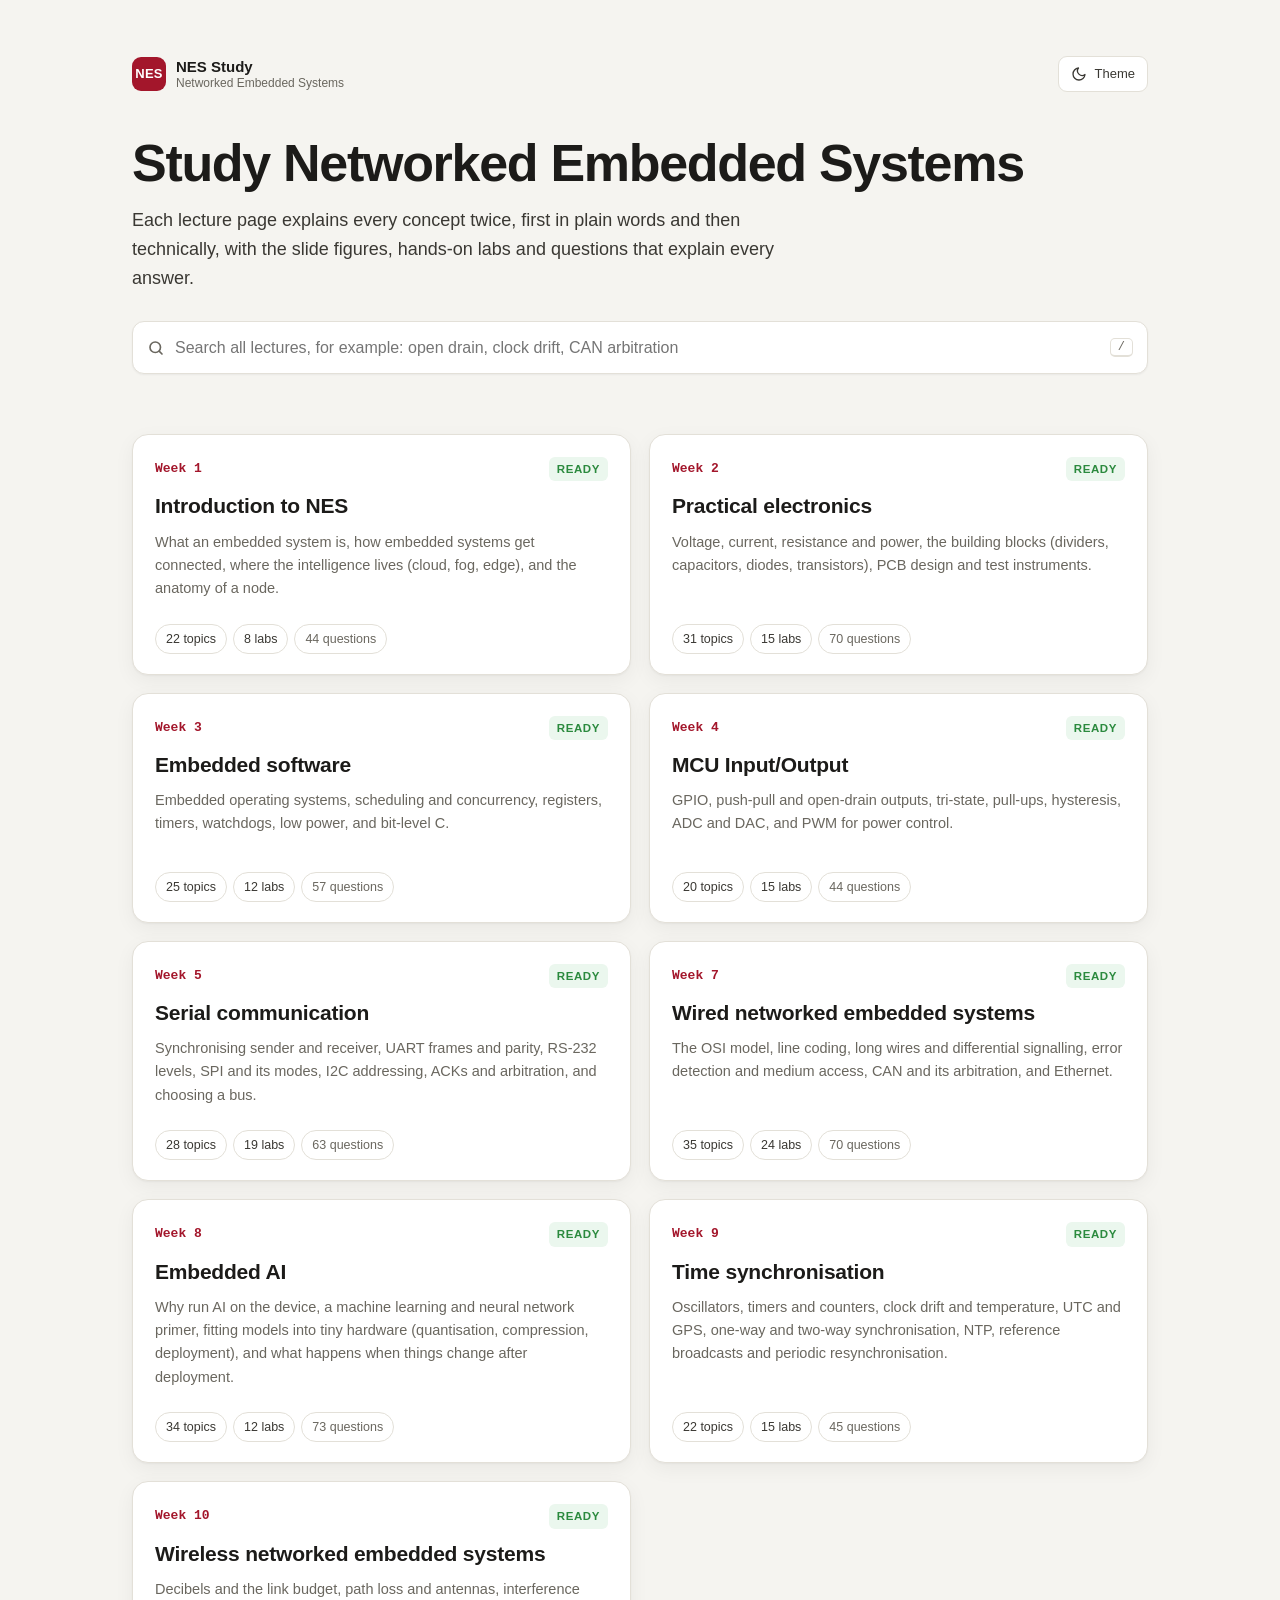
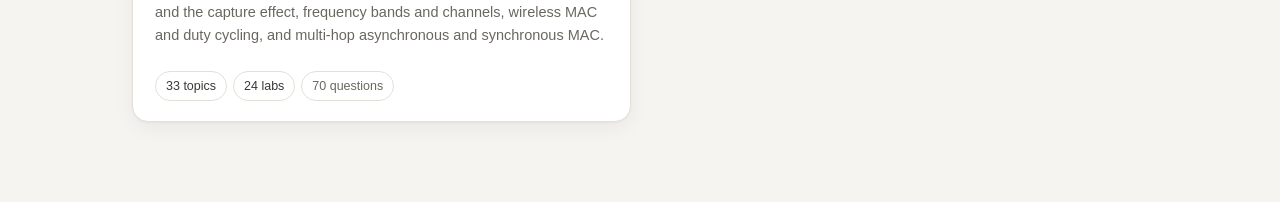
<file: site/index.html>
<!doctype html>
<html lang="en">
<head>
  <meta charset="utf-8">
  <meta name="viewport" content="width=device-width, initial-scale=1">
  <title>NES Study</title>
  <meta name="description" content="Interactive study notes for Networked Embedded Systems.">
  <link rel="icon" href="data:image/svg+xml,%3Csvg xmlns='http://www.w3.org/2000/svg' viewBox='0 0 32 32'%3E%3Crect width='32' height='32' rx='7' fill='%23a3162b'/%3E%3Cpath d='M7 21h5V11h8v10h5' stroke='white' stroke-width='3' fill='none' stroke-linejoin='round'/%3E%3C/svg%3E">
  <link rel="stylesheet" href="assets/css/style.css">
</head>
<body>
  <div class="hub">
    <div class="hub-top">
      <span class="brand">
        <span class="brand-mark">NES</span>
        <span class="brand-text"><b>NES Study</b><span>Networked Embedded Systems</span></span>
      </span>
      <button class="icon-btn" type="button" data-theme-toggle aria-label="Toggle dark mode">
        <svg viewBox="0 0 24 24" fill="none" stroke="currentColor" stroke-width="2" stroke-linecap="round" stroke-linejoin="round"><path d="M21 12.8A9 9 0 1 1 11.2 3a7 7 0 0 0 9.8 9.8z"/></svg>
        Theme
      </button>
    </div>

    <div class="hub-hero">
      <h1>Study Networked Embedded Systems</h1>
      <p>Each lecture page explains every concept twice, first in plain words and then technically, with the slide figures, hands-on labs and questions that explain every answer.</p>
    </div>

    <div data-search></div>

    <div class="hub-grid">
      <a class="lecture-card" href="nes-intro.html" data-summary="nes-intro">
        <div class="lc-top"><span class="lc-num">Week 1</span><span class="lc-status ready">Ready</span></div>
        <h2>Introduction to NES</h2>
        <p>What an embedded system is, how embedded systems get connected, where the intelligence lives (cloud, fog, edge), and the anatomy of a node.</p>
        <div class="lc-foot"><span class="chip">22 topics</span><span class="chip">8 labs</span><span class="chip lc-progress" data-summary-text>44 questions</span></div>
      </a>

      <a class="lecture-card" href="electronics-basics.html" data-summary="electronics-basics">
        <div class="lc-top"><span class="lc-num">Week 2</span><span class="lc-status ready">Ready</span></div>
        <h2>Practical electronics</h2>
        <p>Voltage, current, resistance and power, the building blocks (dividers, capacitors, diodes, transistors), PCB design and test instruments.</p>
        <div class="lc-foot"><span class="chip">31 topics</span><span class="chip">15 labs</span><span class="chip lc-progress" data-summary-text>70 questions</span></div>
      </a>

      <a class="lecture-card" href="embedded-software.html" data-summary="embedded-software">
        <div class="lc-top"><span class="lc-num">Week 3</span><span class="lc-status ready">Ready</span></div>
        <h2>Embedded software</h2>
        <p>Embedded operating systems, scheduling and concurrency, registers, timers, watchdogs, low power, and bit-level C.</p>
        <div class="lc-foot"><span class="chip">25 topics</span><span class="chip">12 labs</span><span class="chip lc-progress" data-summary-text>57 questions</span></div>
      </a>

      <a class="lecture-card" href="mcu-io.html" data-summary="mcu-io">
        <div class="lc-top"><span class="lc-num">Week 4</span><span class="lc-status ready">Ready</span></div>
        <h2>MCU Input/Output</h2>
        <p>GPIO, push-pull and open-drain outputs, tri-state, pull-ups, hysteresis, ADC and DAC, and PWM for power control.</p>
        <div class="lc-foot"><span class="chip">20 topics</span><span class="chip">15 labs</span><span class="chip lc-progress" data-summary-text>44 questions</span></div>
      </a>

      <a class="lecture-card" href="serial-communication.html" data-summary="serial-communication">
        <div class="lc-top"><span class="lc-num">Week 5</span><span class="lc-status ready">Ready</span></div>
        <h2>Serial communication</h2>
        <p>Synchronising sender and receiver, UART frames and parity, RS-232 levels, SPI and its modes, I2C addressing, ACKs and arbitration, and choosing a bus.</p>
        <div class="lc-foot"><span class="chip">28 topics</span><span class="chip">19 labs</span><span class="chip lc-progress" data-summary-text>63 questions</span></div>
      </a>

      <a class="lecture-card" href="wired-nes.html" data-summary="wired-nes">
        <div class="lc-top"><span class="lc-num">Week 7</span><span class="lc-status ready">Ready</span></div>
        <h2>Wired networked embedded systems</h2>
        <p>The OSI model, line coding, long wires and differential signalling, error detection and medium access, CAN and its arbitration, and Ethernet.</p>
        <div class="lc-foot"><span class="chip">35 topics</span><span class="chip">24 labs</span><span class="chip lc-progress" data-summary-text>70 questions</span></div>
      </a>

      <a class="lecture-card" href="embedded-ai.html" data-summary="embedded-ai">
        <div class="lc-top"><span class="lc-num">Week 8</span><span class="lc-status ready">Ready</span></div>
        <h2>Embedded AI</h2>
        <p>Why run AI on the device, a machine learning and neural network primer, fitting models into tiny hardware (quantisation, compression, deployment), and what happens when things change after deployment.</p>
        <div class="lc-foot"><span class="chip">34 topics</span><span class="chip">12 labs</span><span class="chip lc-progress" data-summary-text>73 questions</span></div>
      </a>

      <a class="lecture-card" href="time-sync.html" data-summary="time-sync">
        <div class="lc-top"><span class="lc-num">Week 9</span><span class="lc-status ready">Ready</span></div>
        <h2>Time synchronisation</h2>
        <p>Oscillators, timers and counters, clock drift and temperature, UTC and GPS, one-way and two-way synchronisation, NTP, reference broadcasts and periodic resynchronisation.</p>
        <div class="lc-foot"><span class="chip">22 topics</span><span class="chip">15 labs</span><span class="chip lc-progress" data-summary-text>45 questions</span></div>
      </a>

      <a class="lecture-card" href="wireless-nes.html" data-summary="wireless-nes">
        <div class="lc-top"><span class="lc-num">Week 10</span><span class="lc-status ready">Ready</span></div>
        <h2>Wireless networked embedded systems</h2>
        <p>Decibels and the link budget, path loss and antennas, interference and the capture effect, frequency bands and channels, wireless MAC and duty cycling, and multi-hop asynchronous and synchronous MAC.</p>
        <div class="lc-foot"><span class="chip">33 topics</span><span class="chip">24 labs</span><span class="chip lc-progress" data-summary-text>70 questions</span></div>
      </a>
    </div>
  </div>

  <script src="assets/js/core.js"></script>
  <script src="assets/js/search.js"></script>
  <script>
    /* Search: runs in the browser. The index (assets/js/search-index.js, built by
       tools/build-search-index.js) is loaded on first use of the search box. */
    StudySearch.mount(document.querySelector("[data-search]"), {
      placeholder: "Search all lectures, for example: open drain, clock drift, CAN arbitration",
      load: function () {
        return StudySearch.loadScripts(["assets/js/search-index.js"]).then(function () { return window.STUDY_SEARCH_INDEX; });
      }
    });
    document.querySelectorAll("[data-theme-toggle]").forEach(function (b) { b.addEventListener("click", NES.toggleTheme); });
    document.querySelectorAll("[data-summary]").forEach(function (card) {
      var s = NES.store.get("nes-summary-" + card.dataset.summary, null);
      var el = card.querySelector("[data-summary-text]");
      if (s && s.total && el) el.textContent = s.answered + " / " + s.total + " answered";
    });
  </script>
</body>
</html>
</file>
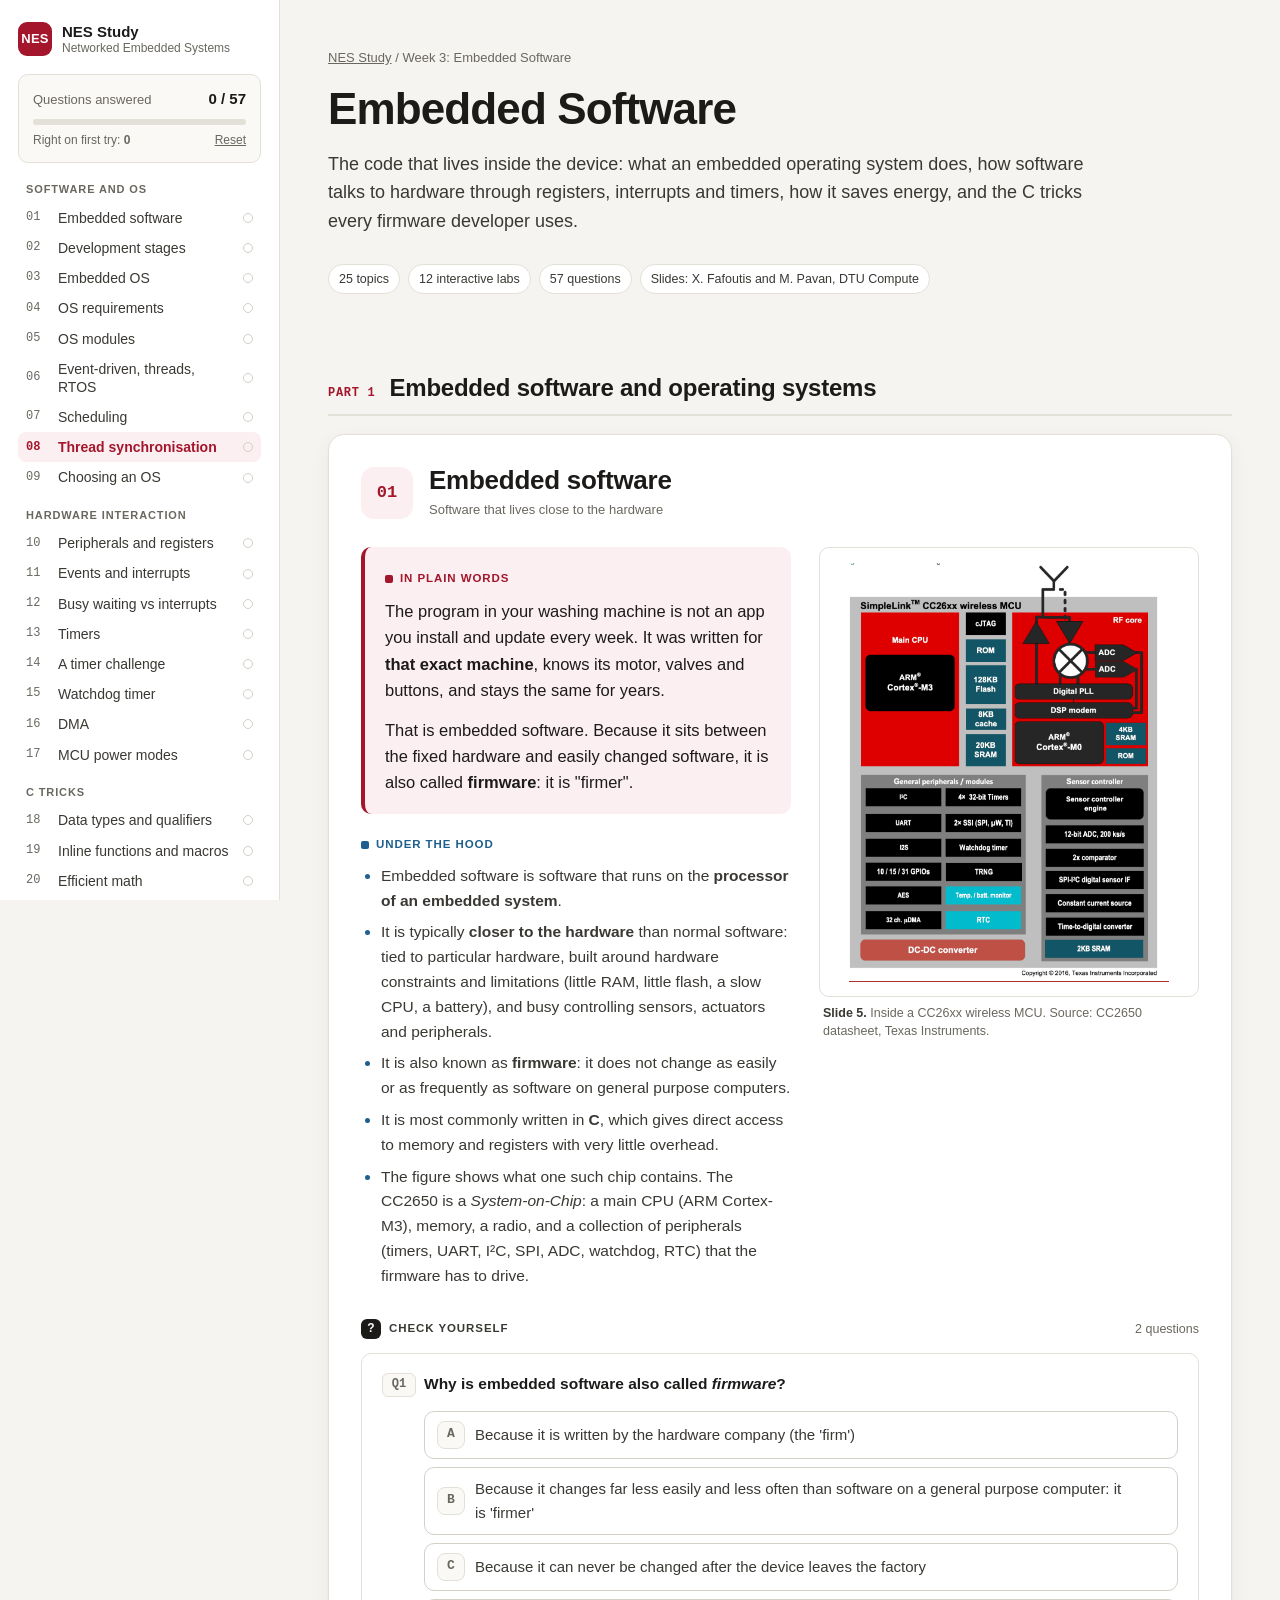
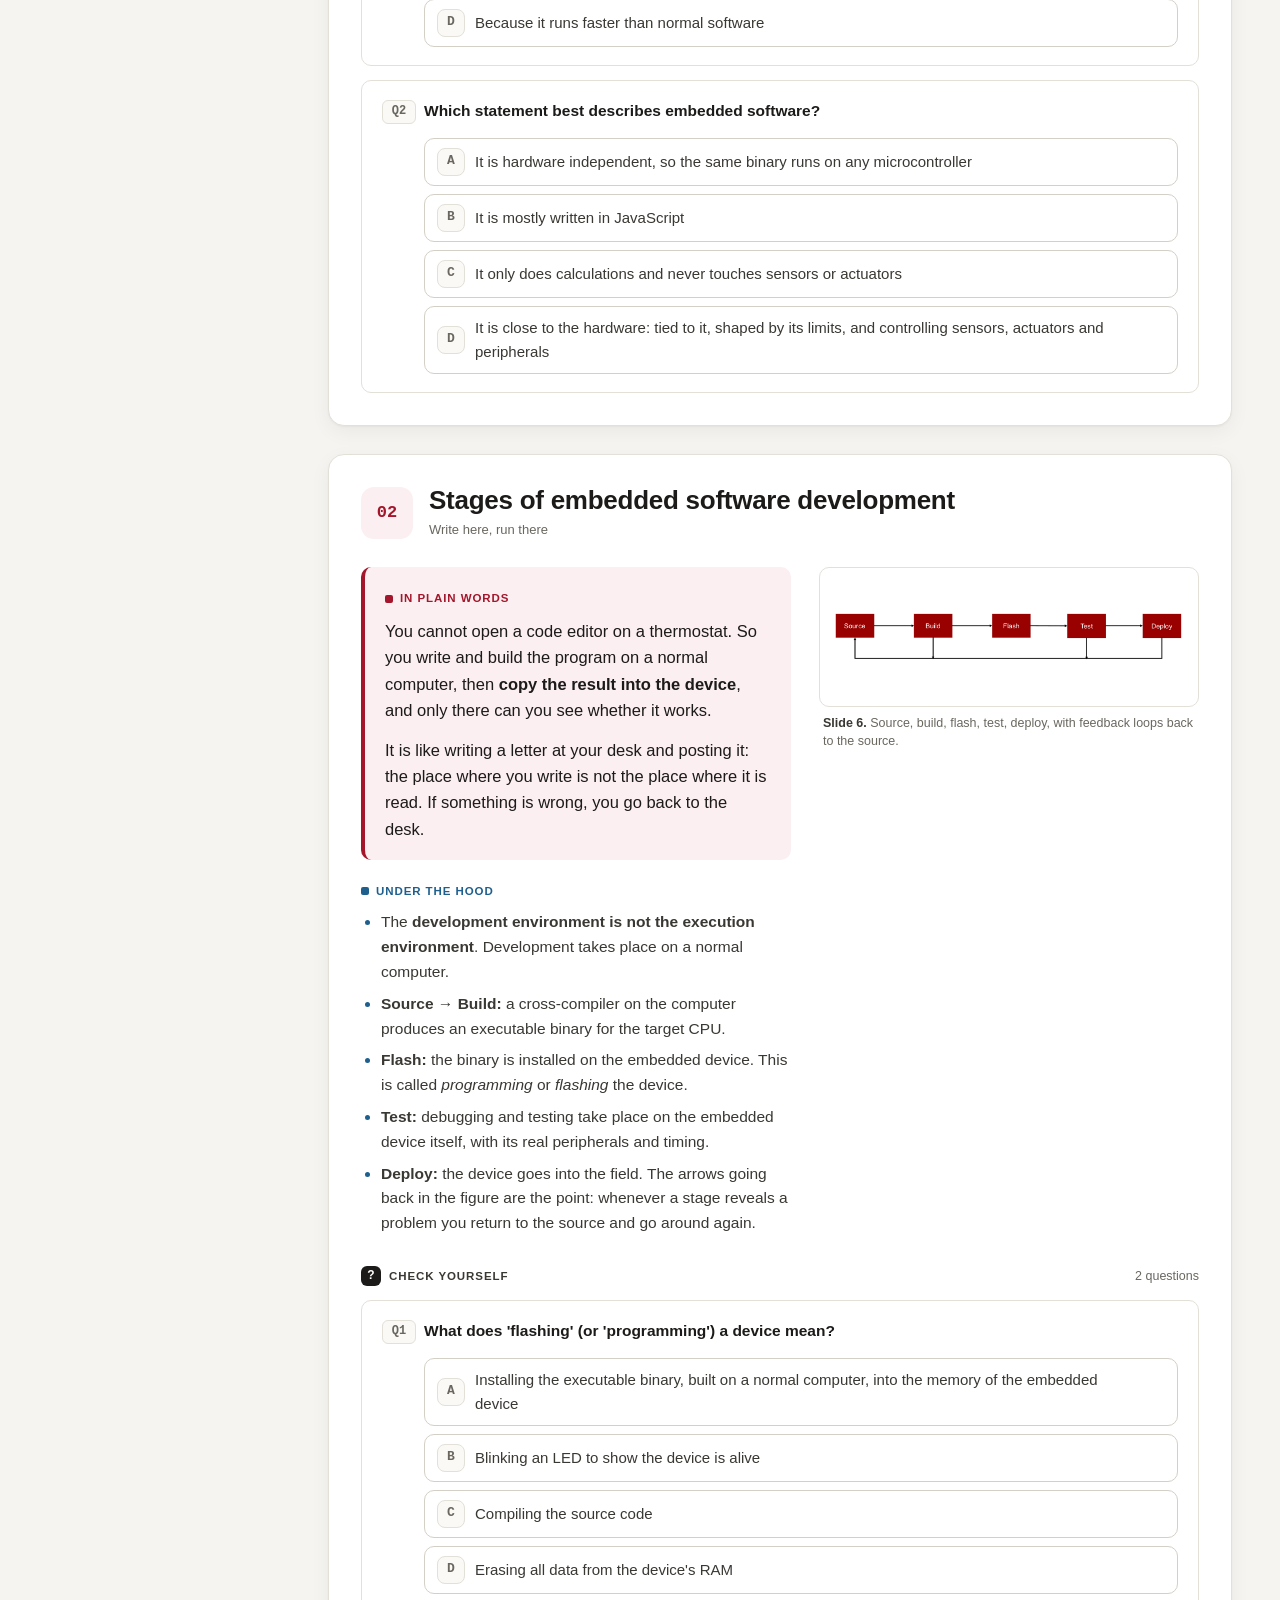
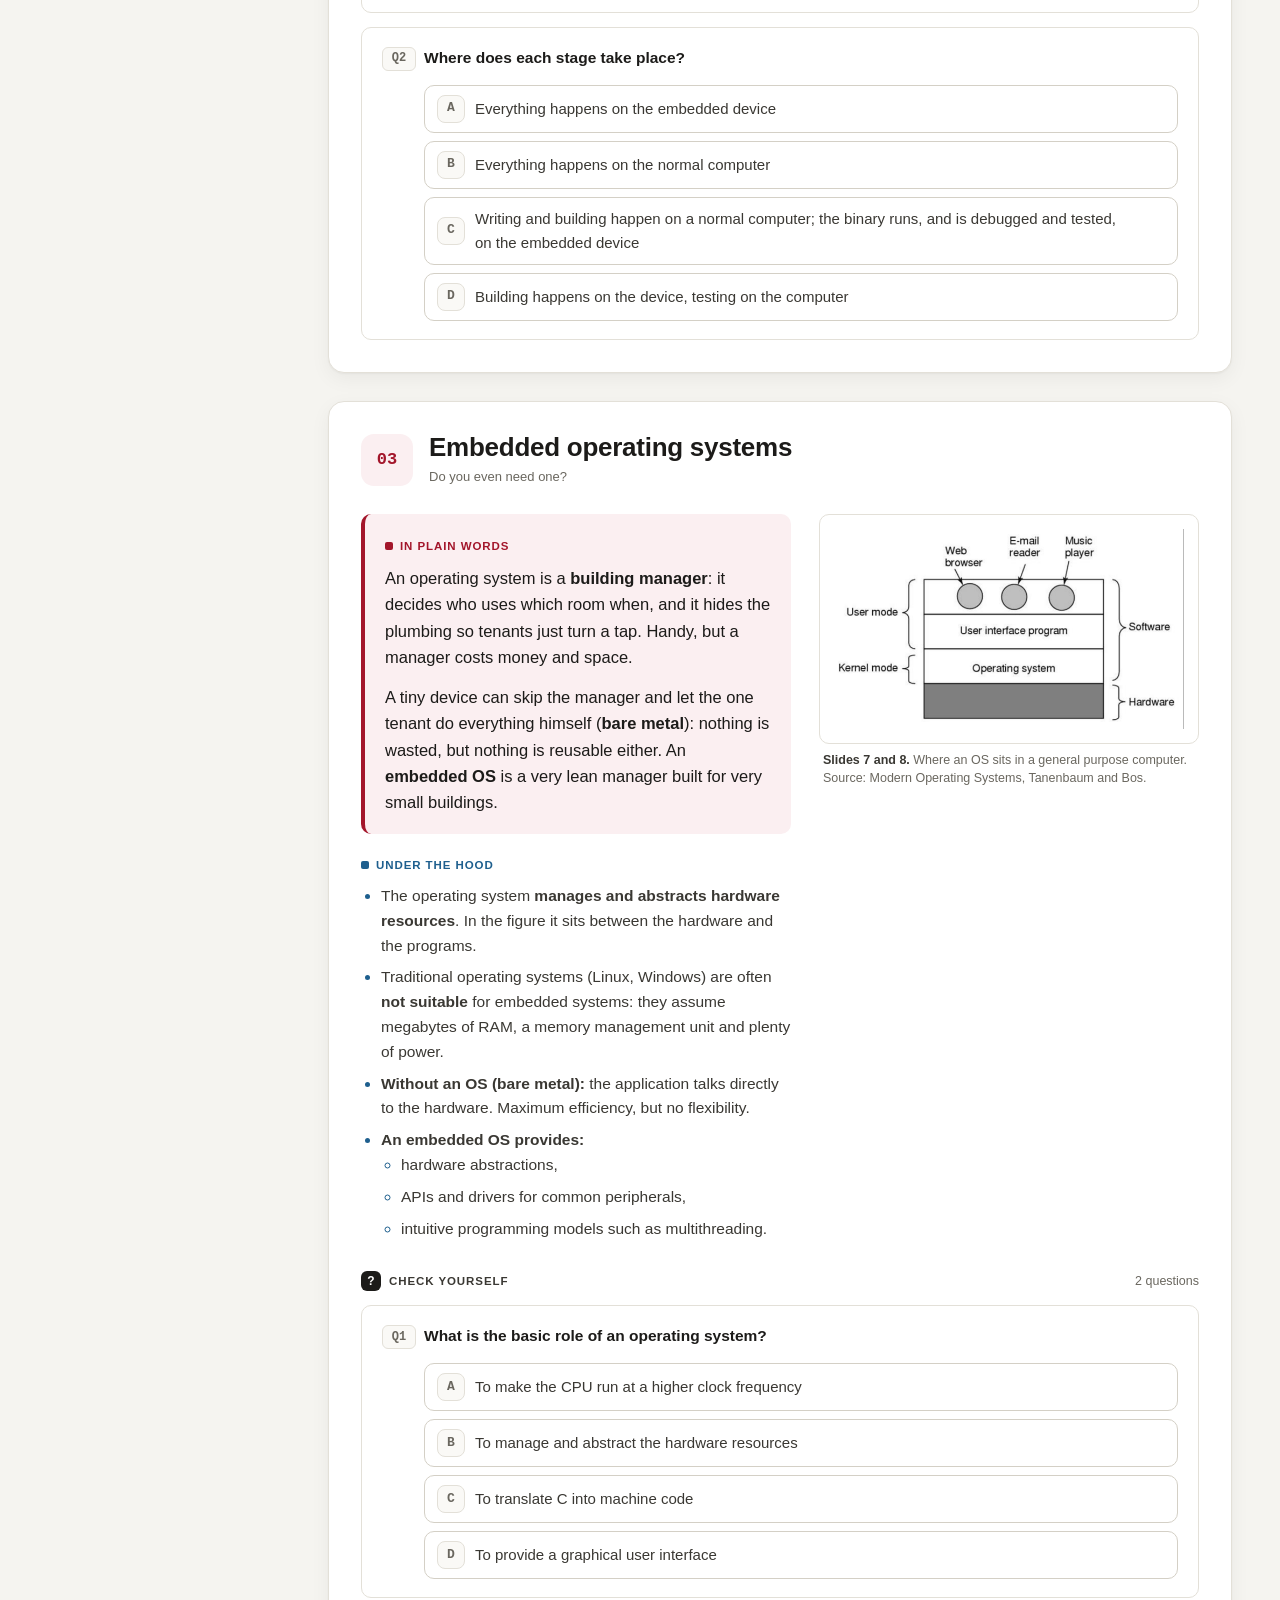
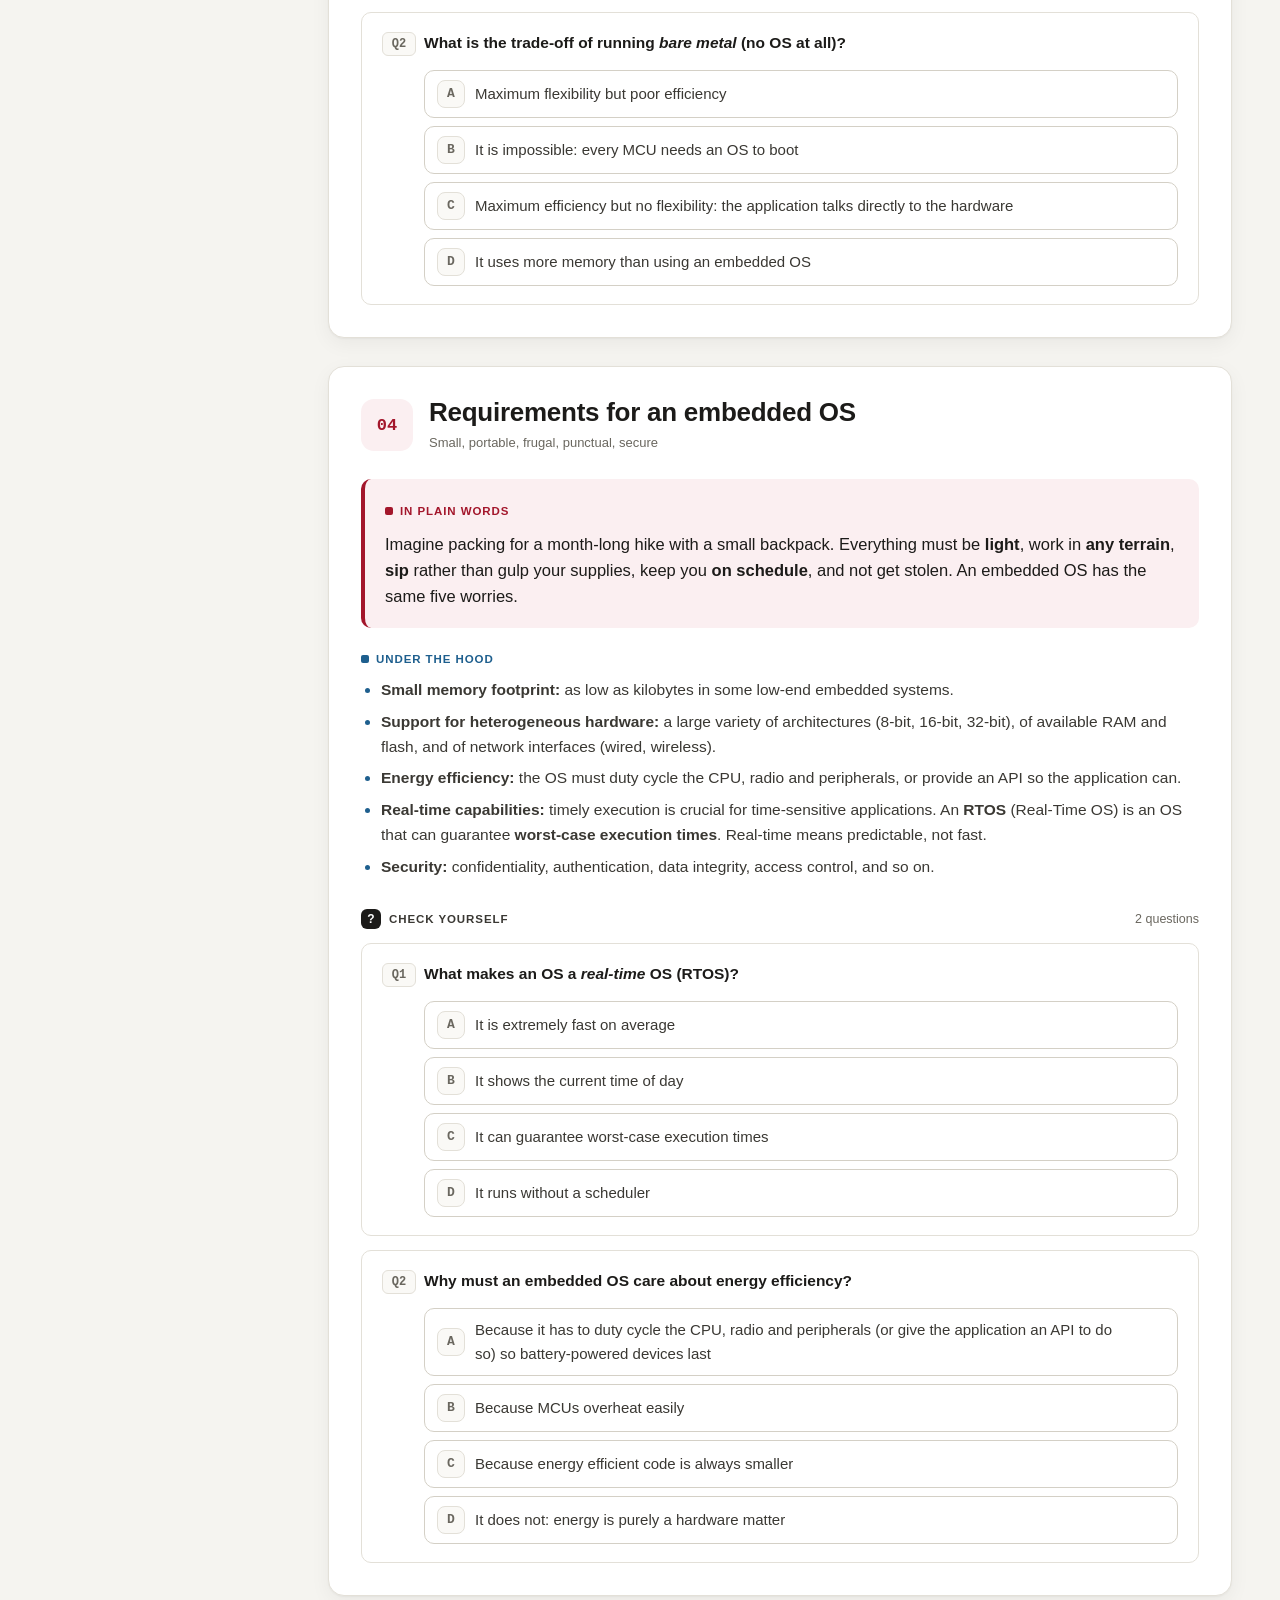
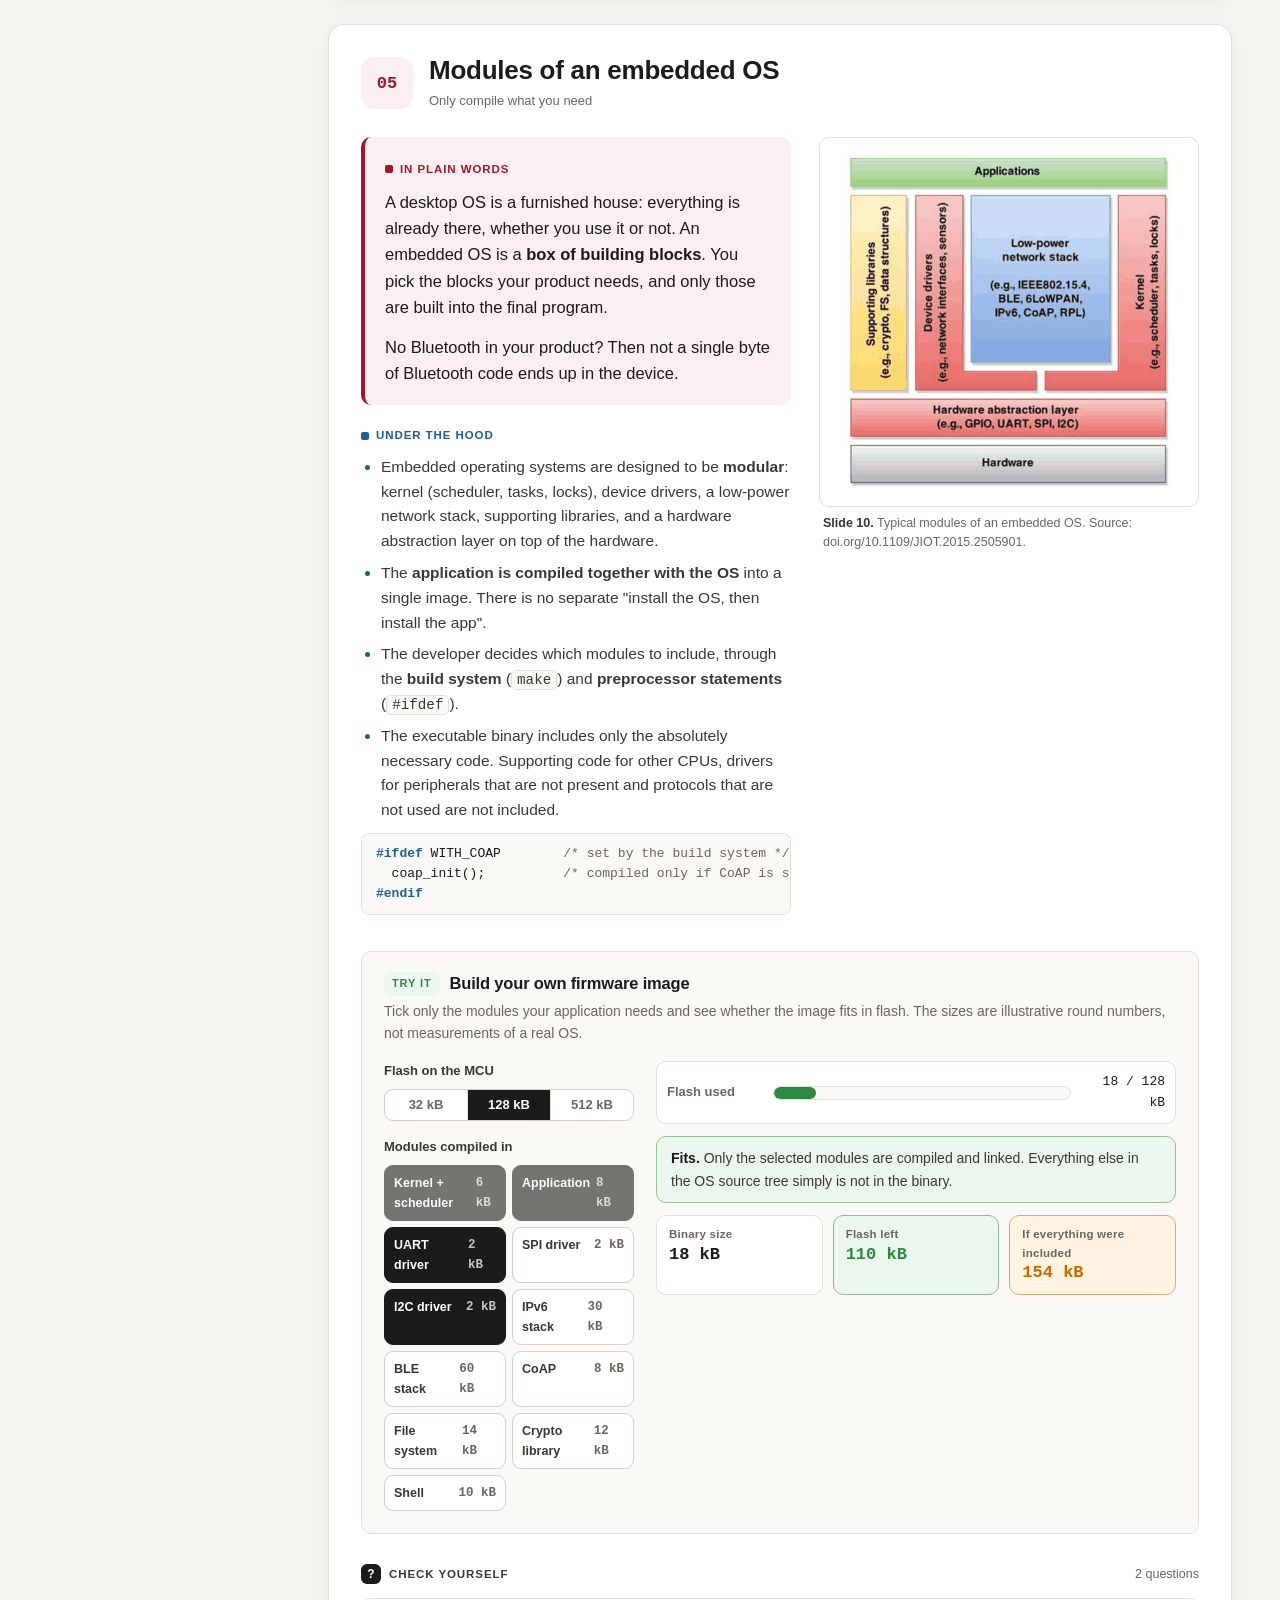
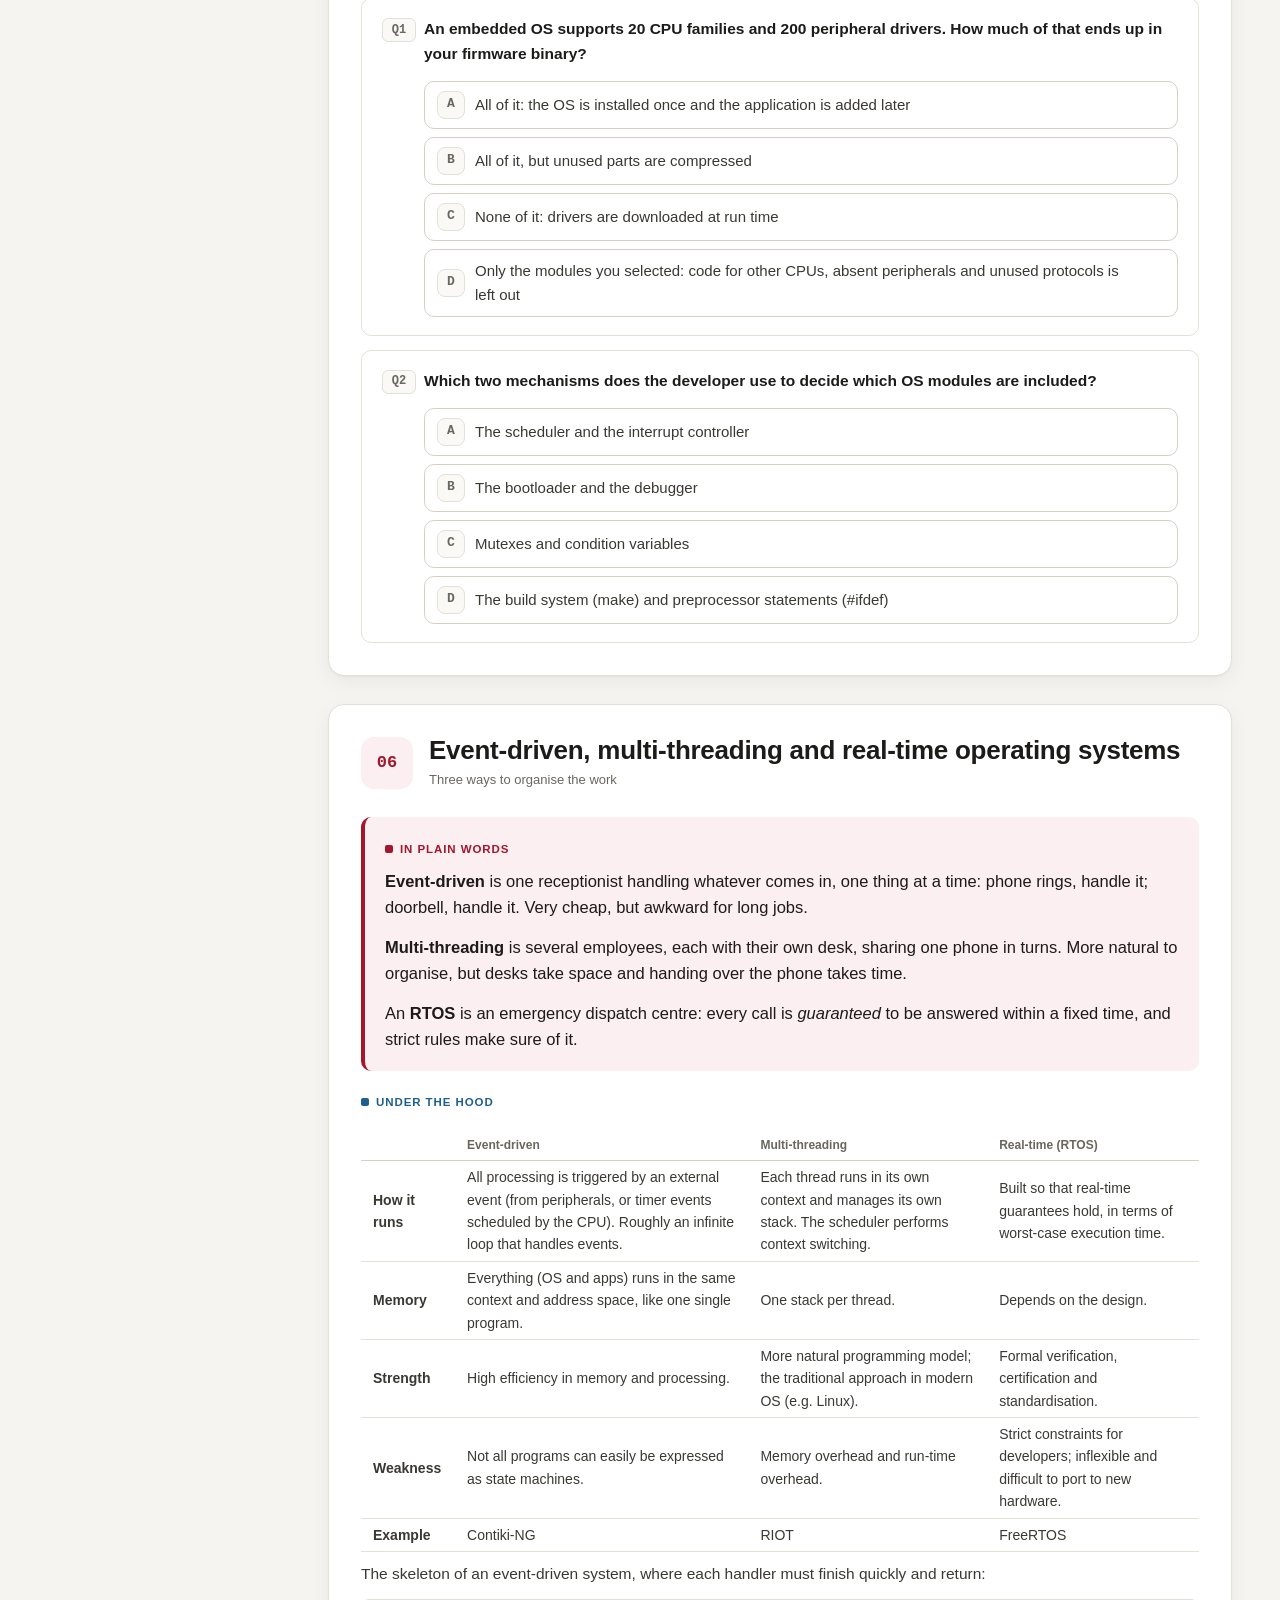
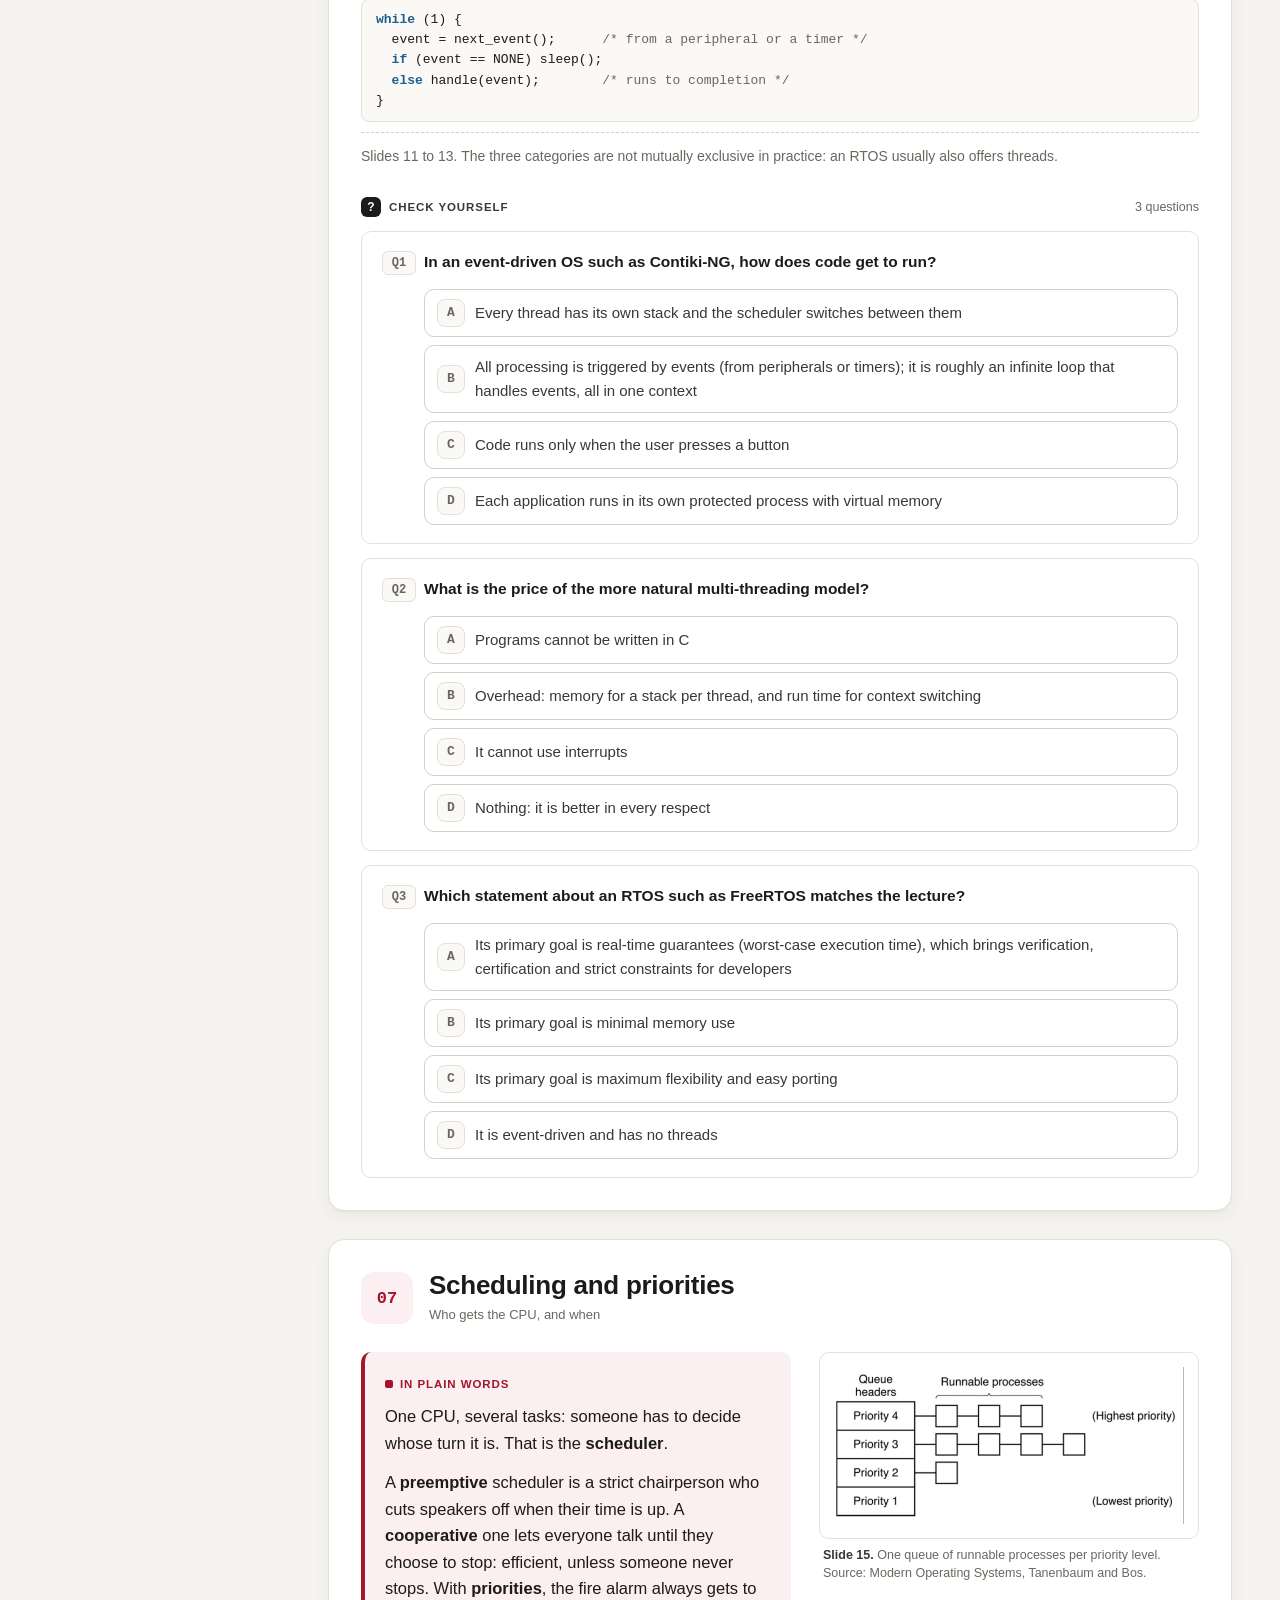
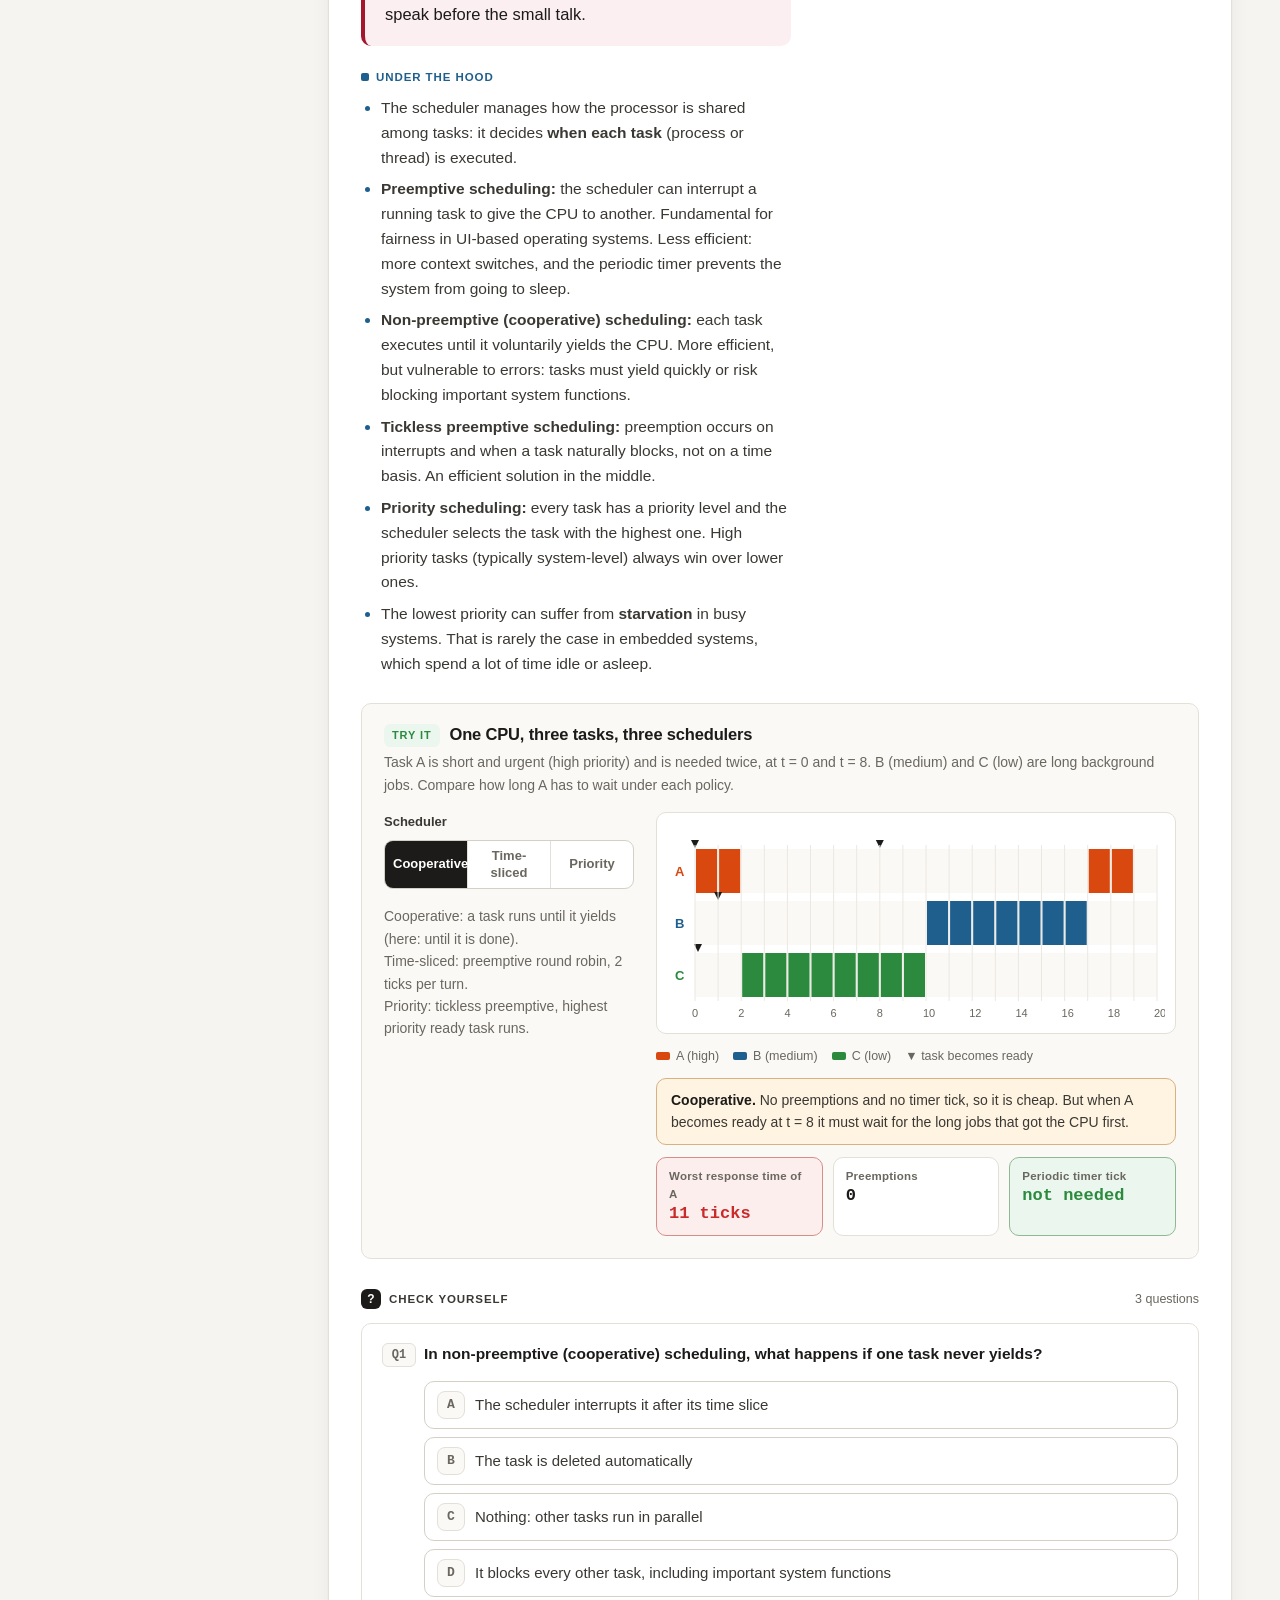
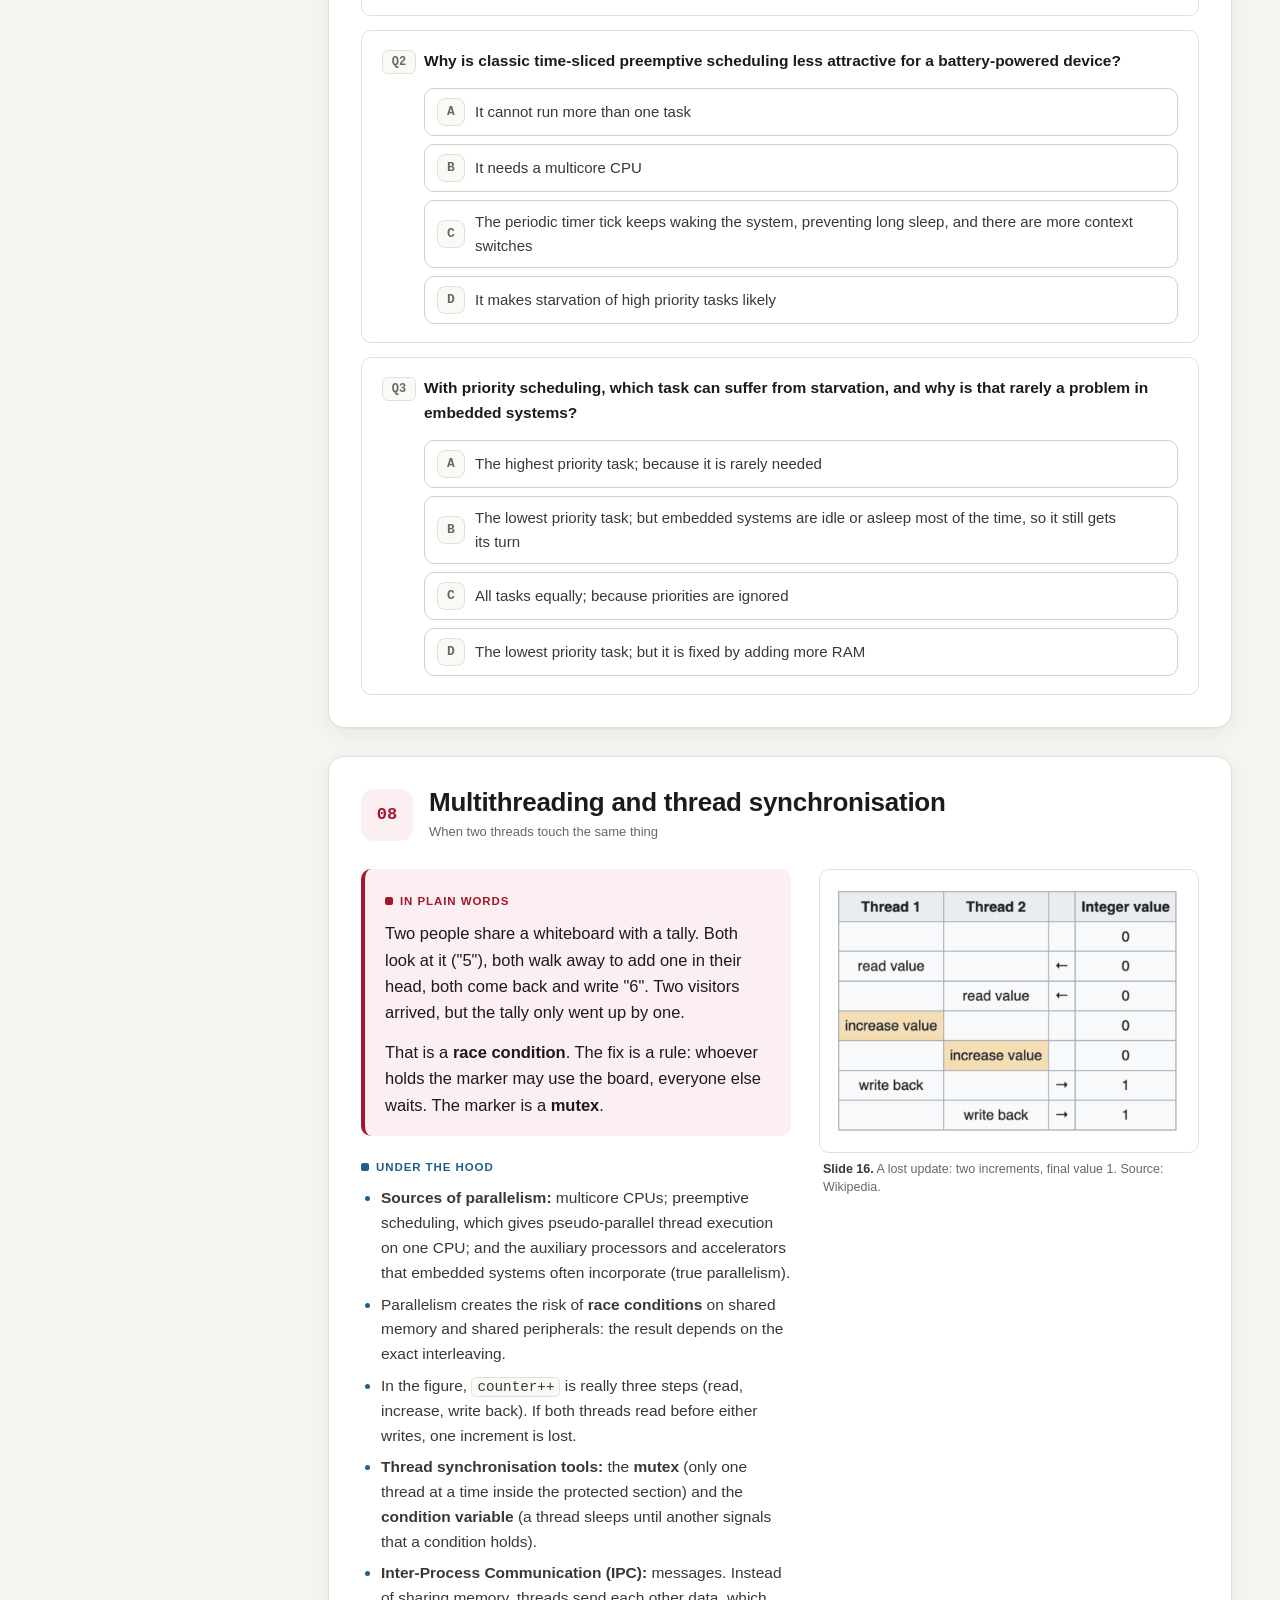
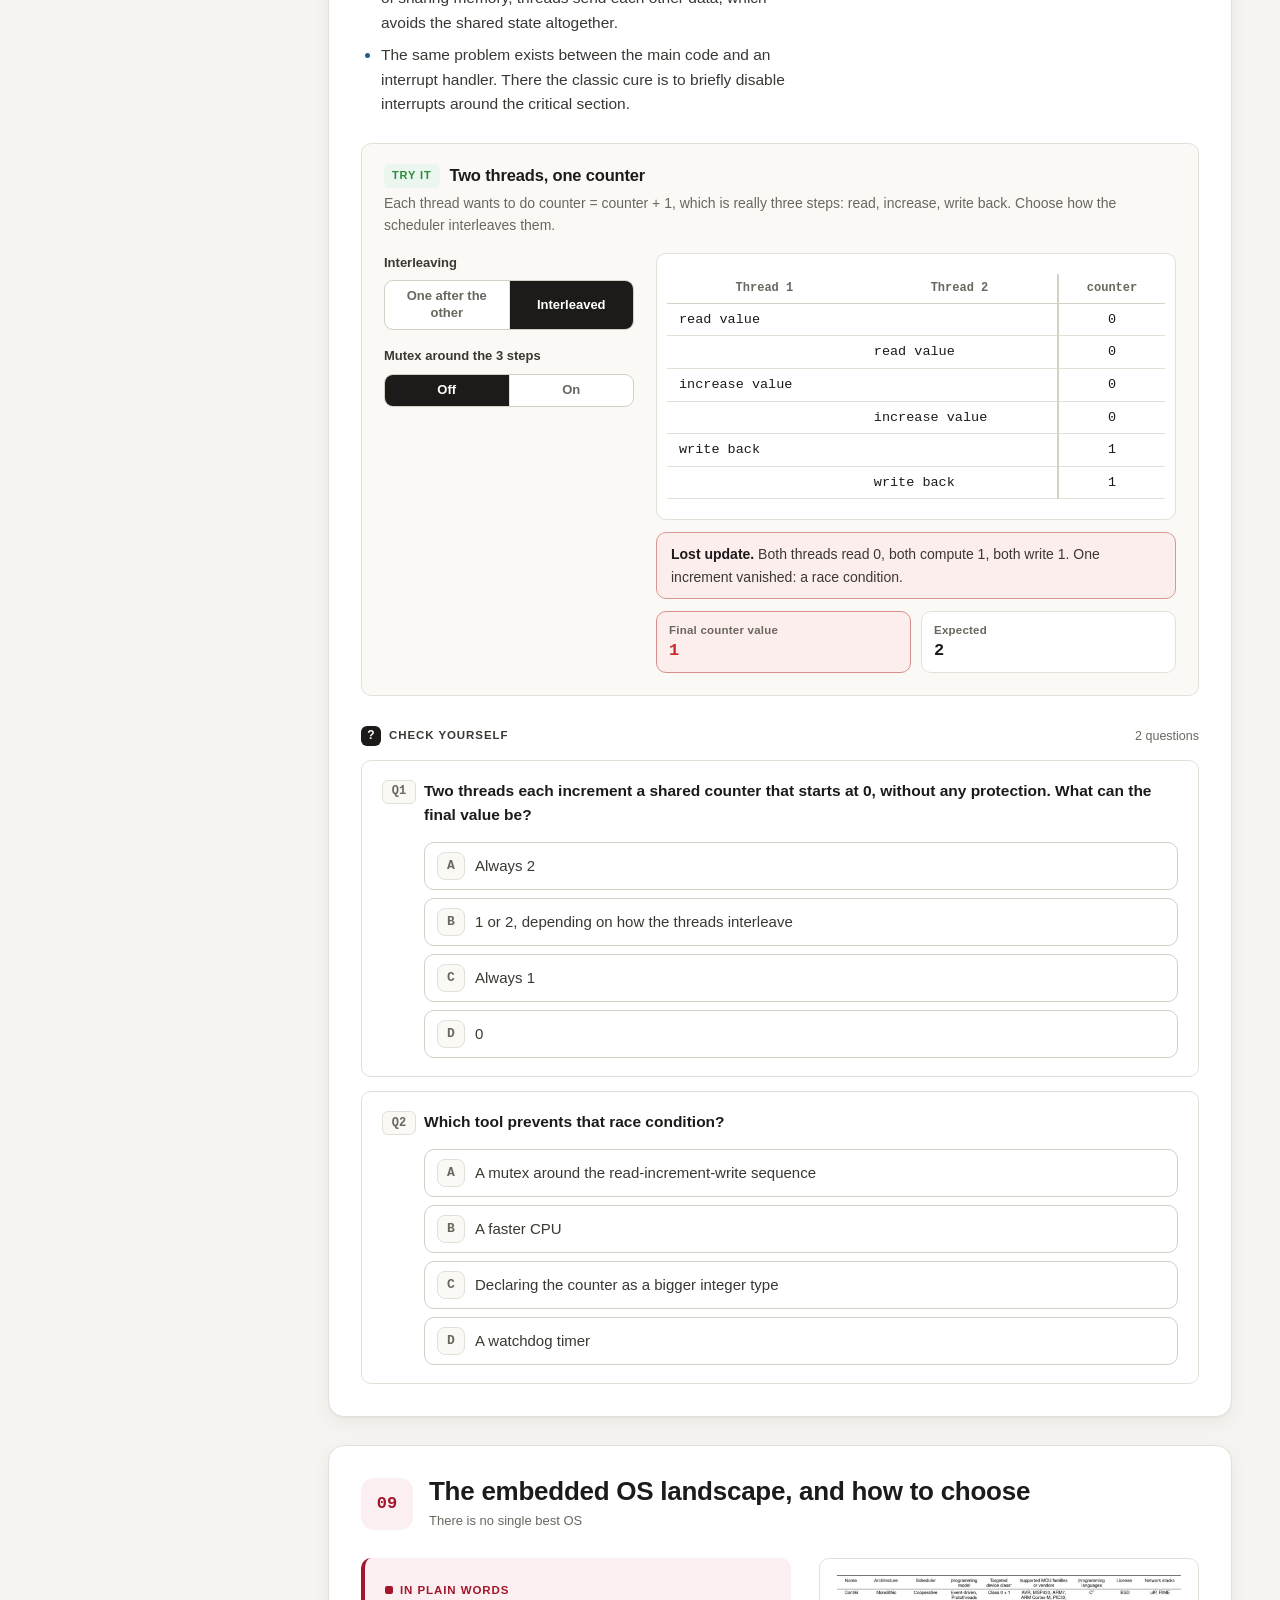
<file: site/embedded-software.html>
<!doctype html>
<html lang="en">
<head>
  <meta charset="utf-8">
  <meta name="viewport" content="width=device-width, initial-scale=1">
  <title>Embedded Software · NES Study</title>
  <meta name="description" content="Interactive study page for the NES lecture on embedded software: embedded operating systems, scheduling, interrupts, timers, power modes, C tricks, bitwise operations, flashing and debugging.">
  <link rel="icon" href="data:image/svg+xml,%3Csvg xmlns='http://www.w3.org/2000/svg' viewBox='0 0 32 32'%3E%3Crect width='32' height='32' rx='7' fill='%23a3162b'/%3E%3Cpath d='M7 21h5V11h8v10h5' stroke='white' stroke-width='3' fill='none' stroke-linejoin='round'/%3E%3C/svg%3E">
  <link rel="stylesheet" href="assets/css/style.css">
  <link rel="stylesheet" href="assets/css/embedded-software.css">
</head>
<body>

<header class="topbar">
  <button class="icon-btn" type="button" data-nav-toggle aria-label="Open contents">
    <svg viewBox="0 0 24 24" fill="none" stroke="currentColor" stroke-width="2" stroke-linecap="round"><path d="M4 6h16M4 12h16M4 18h16"/></svg>
    Contents
  </button>
  <span class="topbar-progress"><span data-progress-answered>0 / 0</span> answered</span>
</header>
<div class="scrim"></div>

<div class="shell">
  <aside class="sidebar" aria-label="Lecture contents">
    <a class="brand" href="index.html">
      <span class="brand-mark">NES</span>
      <span class="brand-text"><b>NES Study</b><span>Networked Embedded Systems</span></span>
    </a>

    <div class="progress-card">
      <div class="progress-row"><span>Questions answered</span><b data-progress-answered>0 / 0</b></div>
      <div class="progress-bar"><span data-progress-bar></span></div>
      <div class="progress-sub"><span>Right on first try: <b data-progress-first>0</b></span><button class="link-btn" type="button" data-quiz-reset>Reset</button></div>
    </div>

    <nav class="toc" data-toc></nav>

    <div class="sidebar-foot">
      <a class="icon-btn" href="index.html">
        <svg viewBox="0 0 24 24" fill="none" stroke="currentColor" stroke-width="2" stroke-linecap="round" stroke-linejoin="round"><path d="M15 18l-6-6 6-6"/></svg>
        All lectures
      </a>
      <button class="icon-btn" type="button" data-theme-toggle aria-label="Toggle dark mode">
        <svg viewBox="0 0 24 24" fill="none" stroke="currentColor" stroke-width="2" stroke-linecap="round" stroke-linejoin="round"><path d="M21 12.8A9 9 0 1 1 11.2 3a7 7 0 0 0 9.8 9.8z"/></svg>
        Theme
      </button>
    </div>
  </aside>

  <main class="main">
    <div class="content">

      <div class="hero">
        <div class="crumbs"><a href="index.html">NES Study</a> / Week 3: Embedded Software</div>
        <h1>Embedded Software</h1>
        <p class="hero-lead">The code that lives inside the device: what an embedded operating system does, how software talks to hardware through registers, interrupts and timers, how it saves energy, and the C tricks every firmware developer uses.</p>
        <div class="hero-meta">
          <span class="chip">25 topics</span>
          <span class="chip">12 interactive labs</span>
          <span class="chip">57 questions</span>
          <span class="chip">Slides: X. Fafoutis and M. Pavan, DTU Compute</span>
        </div>
      </div>

      <!-- ================================================================ -->
      <div class="part-head"><span class="part-label">Part 1</span><h2>Embedded software and operating systems</h2></div>

      <!-- 01 -->
      <section class="topic" id="embedded-software" data-part="Software and OS" data-short="Embedded software">
        <header class="topic-head">
          <span class="topic-num">01</span>
          <div><h2>Embedded software</h2><p class="kicker">Software that lives close to the hardware</p></div>
        </header>
        <div class="topic-grid">
          <div class="explain">
            <div class="plain">
              <div class="block-label">In plain words</div>
              <p>The program in your washing machine is not an app you install and update every week. It was written for <strong>that exact machine</strong>, knows its motor, valves and buttons, and stays the same for years.</p>
              <p>That is embedded software. Because it sits between the fixed hardware and easily changed software, it is also called <strong>firmware</strong>: it is "firmer".</p>
            </div>
            <div class="tech">
              <div class="block-label">Under the hood</div>
              <ul>
                <li>Embedded software is software that runs on the <strong>processor of an embedded system</strong>.</li>
                <li>It is typically <strong>closer to the hardware</strong> than normal software: tied to particular hardware, built around hardware constraints and limitations (little RAM, little flash, a slow CPU, a battery), and busy controlling sensors, actuators and peripherals.</li>
                <li>It is also known as <strong>firmware</strong>: it does not change as easily or as frequently as software on general purpose computers.</li>
                <li>It is most commonly written in <strong>C</strong>, which gives direct access to memory and registers with very little overhead.</li>
                <li>The figure shows what one such chip contains. The CC2650 is a <em>System-on-Chip</em>: a main CPU (ARM Cortex-M3), memory, a radio, and a collection of peripherals (timers, UART, I&sup2;C, SPI, ADC, watchdog, RTC) that the firmware has to drive.</li>
              </ul>
            </div>
          </div>
          <div class="figs">
            <figure class="fig">
              <div class="fig-frame tall"><img src="img/embedded-software/cc2650-block.png" alt="Block diagram of the CC26xx wireless MCU: main CPU, RF core, general peripherals and sensor controller" width="1073" height="1406"></div>
              <figcaption><b>Slide 5.</b> Inside a CC26xx wireless MCU. Source: CC2650 datasheet, Texas Instruments.</figcaption>
            </figure>
          </div>
        </div>
        <div class="quiz" data-quiz="embedded-software"></div>
      </section>

      <!-- 02 -->
      <section class="topic" id="dev-stages" data-part="Software and OS" data-short="Development stages">
        <header class="topic-head">
          <span class="topic-num">02</span>
          <div><h2>Stages of embedded software development</h2><p class="kicker">Write here, run there</p></div>
        </header>
        <div class="topic-grid">
          <div class="explain">
            <div class="plain">
              <div class="block-label">In plain words</div>
              <p>You cannot open a code editor on a thermostat. So you write and build the program on a normal computer, then <strong>copy the result into the device</strong>, and only there can you see whether it works.</p>
              <p>It is like writing a letter at your desk and posting it: the place where you write is not the place where it is read. If something is wrong, you go back to the desk.</p>
            </div>
            <div class="tech">
              <div class="block-label">Under the hood</div>
              <ul>
                <li>The <strong>development environment is not the execution environment</strong>. Development takes place on a normal computer.</li>
                <li><strong>Source &rarr; Build:</strong> a cross-compiler on the computer produces an executable binary for the target CPU.</li>
                <li><strong>Flash:</strong> the binary is installed on the embedded device. This is called <em>programming</em> or <em>flashing</em> the device.</li>
                <li><strong>Test:</strong> debugging and testing take place on the embedded device itself, with its real peripherals and timing.</li>
                <li><strong>Deploy:</strong> the device goes into the field. The arrows going back in the figure are the point: whenever a stage reveals a problem you return to the source and go around again.</li>
              </ul>
            </div>
          </div>
          <div class="figs">
            <figure class="fig">
              <div class="fig-frame"><img src="img/embedded-software/dev-stages.png" alt="Source, Build, Flash, Test, Deploy boxes in a row with feedback arrows back to Source" width="1300" height="190"></div>
              <figcaption><b>Slide 6.</b> Source, build, flash, test, deploy, with feedback loops back to the source.</figcaption>
            </figure>
          </div>
        </div>
        <div class="quiz" data-quiz="dev-stages"></div>
      </section>

      <!-- 03 -->
      <section class="topic" id="embedded-os" data-part="Software and OS" data-short="Embedded OS">
        <header class="topic-head">
          <span class="topic-num">03</span>
          <div><h2>Embedded operating systems</h2><p class="kicker">Do you even need one?</p></div>
        </header>
        <div class="topic-grid">
          <div class="explain">
            <div class="plain">
              <div class="block-label">In plain words</div>
              <p>An operating system is a <strong>building manager</strong>: it decides who uses which room when, and it hides the plumbing so tenants just turn a tap. Handy, but a manager costs money and space.</p>
              <p>A tiny device can skip the manager and let the one tenant do everything himself (<strong>bare metal</strong>): nothing is wasted, but nothing is reusable either. An <strong>embedded OS</strong> is a very lean manager built for very small buildings.</p>
            </div>
            <div class="tech">
              <div class="block-label">Under the hood</div>
              <ul>
                <li>The operating system <strong>manages and abstracts hardware resources</strong>. In the figure it sits between the hardware and the programs.</li>
                <li>Traditional operating systems (Linux, Windows) are often <strong>not suitable</strong> for embedded systems: they assume megabytes of RAM, a memory management unit and plenty of power.</li>
                <li><strong>Without an OS (bare metal):</strong> the application talks directly to the hardware. Maximum efficiency, but no flexibility.</li>
                <li><strong>An embedded OS provides:</strong>
                  <ul>
                    <li>hardware abstractions,</li>
                    <li>APIs and drivers for common peripherals,</li>
                    <li>intuitive programming models such as multithreading.</li>
                  </ul></li>
              </ul>
            </div>
          </div>
          <div class="figs">
            <figure class="fig">
              <div class="fig-frame"><img src="img/embedded-software/os-layers.png" alt="Layers: hardware at the bottom, operating system in kernel mode, user interface program and applications in user mode" width="1300" height="743"></div>
              <figcaption><b>Slides 7 and 8.</b> Where an OS sits in a general purpose computer. Source: Modern Operating Systems, Tanenbaum and Bos.</figcaption>
            </figure>
          </div>
        </div>
        <div class="quiz" data-quiz="embedded-os"></div>
      </section>

      <!-- 04 -->
      <section class="topic" id="os-requirements" data-part="Software and OS" data-short="OS requirements">
        <header class="topic-head">
          <span class="topic-num">04</span>
          <div><h2>Requirements for an embedded OS</h2><p class="kicker">Small, portable, frugal, punctual, secure</p></div>
        </header>
        <div class="topic-grid" style="grid-template-columns:minmax(0,1fr)">
          <div class="explain">
            <div class="plain">
              <div class="block-label">In plain words</div>
              <p>Imagine packing for a month-long hike with a small backpack. Everything must be <strong>light</strong>, work in <strong>any terrain</strong>, <strong>sip</strong> rather than gulp your supplies, keep you <strong>on schedule</strong>, and not get stolen. An embedded OS has the same five worries.</p>
            </div>
            <div class="tech">
              <div class="block-label">Under the hood</div>
              <ul>
                <li><strong>Small memory footprint:</strong> as low as kilobytes in some low-end embedded systems.</li>
                <li><strong>Support for heterogeneous hardware:</strong> a large variety of architectures (8-bit, 16-bit, 32-bit), of available RAM and flash, and of network interfaces (wired, wireless).</li>
                <li><strong>Energy efficiency:</strong> the OS must duty cycle the CPU, radio and peripherals, or provide an API so the application can.</li>
                <li><strong>Real-time capabilities:</strong> timely execution is crucial for time-sensitive applications. An <strong>RTOS</strong> (Real-Time OS) is an OS that can guarantee <strong>worst-case execution times</strong>. Real-time means predictable, not fast.</li>
                <li><strong>Security:</strong> confidentiality, authentication, data integrity, access control, and so on.</li>
              </ul>
            </div>
          </div>
        </div>
        <div class="quiz" data-quiz="os-requirements"></div>
      </section>

      <!-- 05 -->
      <section class="topic" id="os-modules" data-part="Software and OS" data-short="OS modules">
        <header class="topic-head">
          <span class="topic-num">05</span>
          <div><h2>Modules of an embedded OS</h2><p class="kicker">Only compile what you need</p></div>
        </header>
        <div class="topic-grid">
          <div class="explain">
            <div class="plain">
              <div class="block-label">In plain words</div>
              <p>A desktop OS is a furnished house: everything is already there, whether you use it or not. An embedded OS is a <strong>box of building blocks</strong>. You pick the blocks your product needs, and only those are built into the final program.</p>
              <p>No Bluetooth in your product? Then not a single byte of Bluetooth code ends up in the device.</p>
            </div>
            <div class="tech">
              <div class="block-label">Under the hood</div>
              <ul>
                <li>Embedded operating systems are designed to be <strong>modular</strong>: kernel (scheduler, tasks, locks), device drivers, a low-power network stack, supporting libraries, and a hardware abstraction layer on top of the hardware.</li>
                <li>The <strong>application is compiled together with the OS</strong> into a single image. There is no separate "install the OS, then install the app".</li>
                <li>The developer decides which modules to include, through the <strong>build system</strong> (<code>make</code>) and <strong>preprocessor statements</strong> (<code>#ifdef</code>).</li>
                <li>The executable binary includes only the absolutely necessary code. Supporting code for other CPUs, drivers for peripherals that are not present and protocols that are not used are not included.</li>
              </ul>
              <pre class="code"><code><span class="k">#ifdef</span> WITH_COAP        <span class="c">/* set by the build system */</span>
  coap_init();          <span class="c">/* compiled only if CoAP is selected */</span>
<span class="k">#endif</span></code></pre>
            </div>
          </div>
          <div class="figs">
            <figure class="fig">
              <div class="fig-frame"><img src="img/embedded-software/os-modules.png" alt="Embedded OS architecture: applications on top, supporting libraries, device drivers, low-power network stack and kernel in the middle, hardware abstraction layer and hardware below" width="1009" height="1038"></div>
              <figcaption><b>Slide 10.</b> Typical modules of an embedded OS. Source: doi.org/10.1109/JIOT.2015.2505901.</figcaption>
            </figure>
          </div>
        </div>
        <div data-lab="modules"></div>
        <div class="quiz" data-quiz="os-modules"></div>
      </section>

      <!-- 06 -->
      <section class="topic" id="os-models" data-part="Software and OS" data-short="Event-driven, threads, RTOS">
        <header class="topic-head">
          <span class="topic-num">06</span>
          <div><h2>Event-driven, multi-threading and real-time operating systems</h2><p class="kicker">Three ways to organise the work</p></div>
        </header>
        <div class="topic-grid" style="grid-template-columns:minmax(0,1fr)">
          <div class="explain">
            <div class="plain">
              <div class="block-label">In plain words</div>
              <p><strong>Event-driven</strong> is one receptionist handling whatever comes in, one thing at a time: phone rings, handle it; doorbell, handle it. Very cheap, but awkward for long jobs.</p>
              <p><strong>Multi-threading</strong> is several employees, each with their own desk, sharing one phone in turns. More natural to organise, but desks take space and handing over the phone takes time.</p>
              <p>An <strong>RTOS</strong> is an emergency dispatch centre: every call is <em>guaranteed</em> to be answered within a fixed time, and strict rules make sure of it.</p>
            </div>
            <div class="tech">
              <div class="block-label">Under the hood</div>
              <div class="table-wrap">
                <table class="tt" style="width:100%;font-family:var(--font);font-size:14px">
                  <thead><tr><th style="text-align:left"></th><th style="text-align:left">Event-driven</th><th style="text-align:left">Multi-threading</th><th style="text-align:left">Real-time (RTOS)</th></tr></thead>
                  <tbody>
                    <tr><td style="text-align:left"><strong>How it runs</strong></td><td style="text-align:left">All processing is triggered by an external event (from peripherals, or timer events scheduled by the CPU). Roughly an infinite loop that handles events.</td><td style="text-align:left">Each thread runs in its own context and manages its own stack. The scheduler performs context switching.</td><td style="text-align:left">Built so that real-time guarantees hold, in terms of worst-case execution time.</td></tr>
                    <tr><td style="text-align:left"><strong>Memory</strong></td><td style="text-align:left">Everything (OS and apps) runs in the same context and address space, like one single program.</td><td style="text-align:left">One stack per thread.</td><td style="text-align:left">Depends on the design.</td></tr>
                    <tr><td style="text-align:left"><strong>Strength</strong></td><td style="text-align:left">High efficiency in memory and processing.</td><td style="text-align:left">More natural programming model; the traditional approach in modern OS (e.g. Linux).</td><td style="text-align:left">Formal verification, certification and standardisation.</td></tr>
                    <tr><td style="text-align:left"><strong>Weakness</strong></td><td style="text-align:left">Not all programs can easily be expressed as state machines.</td><td style="text-align:left">Memory overhead and run-time overhead.</td><td style="text-align:left">Strict constraints for developers; inflexible and difficult to port to new hardware.</td></tr>
                    <tr><td style="text-align:left"><strong>Example</strong></td><td style="text-align:left">Contiki-NG</td><td style="text-align:left">RIOT</td><td style="text-align:left">FreeRTOS</td></tr>
                  </tbody>
                </table>
              </div>
              <p>The skeleton of an event-driven system, where each handler must finish quickly and return:</p>
              <pre class="code"><code><span class="k">while</span> (1) {
  event = next_event();      <span class="c">/* from a peripheral or a timer */</span>
  <span class="k">if</span> (event == NONE) sleep();
  <span class="k">else</span> handle(event);        <span class="c">/* runs to completion */</span>
}</code></pre>
              <p class="aside-note">Slides 11 to 13. The three categories are not mutually exclusive in practice: an RTOS usually also offers threads.</p>
            </div>
          </div>
        </div>
        <div class="quiz" data-quiz="os-models"></div>
      </section>

      <!-- 07 -->
      <section class="topic" id="scheduling" data-part="Software and OS" data-short="Scheduling">
        <header class="topic-head">
          <span class="topic-num">07</span>
          <div><h2>Scheduling and priorities</h2><p class="kicker">Who gets the CPU, and when</p></div>
        </header>
        <div class="topic-grid">
          <div class="explain">
            <div class="plain">
              <div class="block-label">In plain words</div>
              <p>One CPU, several tasks: someone has to decide whose turn it is. That is the <strong>scheduler</strong>.</p>
              <p>A <strong>preemptive</strong> scheduler is a strict chairperson who cuts speakers off when their time is up. A <strong>cooperative</strong> one lets everyone talk until they choose to stop: efficient, unless someone never stops. With <strong>priorities</strong>, the fire alarm always gets to speak before the small talk.</p>
            </div>
            <div class="tech">
              <div class="block-label">Under the hood</div>
              <ul>
                <li>The scheduler manages how the processor is shared among tasks: it decides <strong>when each task</strong> (process or thread) is executed.</li>
                <li><strong>Preemptive scheduling:</strong> the scheduler can interrupt a running task to give the CPU to another. Fundamental for fairness in UI-based operating systems. Less efficient: more context switches, and the periodic timer prevents the system from going to sleep.</li>
                <li><strong>Non-preemptive (cooperative) scheduling:</strong> each task executes until it voluntarily yields the CPU. More efficient, but vulnerable to errors: tasks must yield quickly or risk blocking important system functions.</li>
                <li><strong>Tickless preemptive scheduling:</strong> preemption occurs on interrupts and when a task naturally blocks, not on a time basis. An efficient solution in the middle.</li>
                <li><strong>Priority scheduling:</strong> every task has a priority level and the scheduler selects the task with the highest one. High priority tasks (typically system-level) always win over lower ones.</li>
                <li>The lowest priority can suffer from <strong>starvation</strong> in busy systems. That is rarely the case in embedded systems, which spend a lot of time idle or asleep.</li>
              </ul>
            </div>
          </div>
          <div class="figs">
            <figure class="fig">
              <div class="fig-frame"><img src="img/embedded-software/priority-queues.png" alt="Four priority queues, priority 4 highest to priority 1 lowest, each with a list of runnable processes" width="1300" height="582"></div>
              <figcaption><b>Slide 15.</b> One queue of runnable processes per priority level. Source: Modern Operating Systems, Tanenbaum and Bos.</figcaption>
            </figure>
          </div>
        </div>
        <div data-lab="sched"></div>
        <div class="quiz" data-quiz="scheduling"></div>
      </section>

      <!-- 08 -->
      <section class="topic" id="sync" data-part="Software and OS" data-short="Thread synchronisation">
        <header class="topic-head">
          <span class="topic-num">08</span>
          <div><h2>Multithreading and thread synchronisation</h2><p class="kicker">When two threads touch the same thing</p></div>
        </header>
        <div class="topic-grid">
          <div class="explain">
            <div class="plain">
              <div class="block-label">In plain words</div>
              <p>Two people share a whiteboard with a tally. Both look at it ("5"), both walk away to add one in their head, both come back and write "6". Two visitors arrived, but the tally only went up by one.</p>
              <p>That is a <strong>race condition</strong>. The fix is a rule: whoever holds the marker may use the board, everyone else waits. The marker is a <strong>mutex</strong>.</p>
            </div>
            <div class="tech">
              <div class="block-label">Under the hood</div>
              <ul>
                <li><strong>Sources of parallelism:</strong> multicore CPUs; preemptive scheduling, which gives pseudo-parallel thread execution on one CPU; and the auxiliary processors and accelerators that embedded systems often incorporate (true parallelism).</li>
                <li>Parallelism creates the risk of <strong>race conditions</strong> on shared memory and shared peripherals: the result depends on the exact interleaving.</li>
                <li>In the figure, <code>counter++</code> is really three steps (read, increase, write back). If both threads read before either writes, one increment is lost.</li>
                <li><strong>Thread synchronisation tools:</strong> the <strong>mutex</strong> (only one thread at a time inside the protected section) and the <strong>condition variable</strong> (a thread sleeps until another signals that a condition holds).</li>
                <li><strong>Inter-Process Communication (IPC):</strong> messages. Instead of sharing memory, threads send each other data, which avoids the shared state altogether.</li>
                <li>The same problem exists between the main code and an interrupt handler. There the classic cure is to briefly disable interrupts around the critical section.</li>
              </ul>
            </div>
          </div>
          <div class="figs">
            <figure class="fig">
              <div class="fig-frame"><img src="img/embedded-software/race-condition.png" alt="Table of two threads both reading 0, both increasing, both writing back 1" width="874" height="634"></div>
              <figcaption><b>Slide 16.</b> A lost update: two increments, final value 1. Source: Wikipedia.</figcaption>
            </figure>
          </div>
        </div>
        <div data-lab="race"></div>
        <div class="quiz" data-quiz="sync"></div>
      </section>

      <!-- 09 -->
      <section class="topic" id="choose-os" data-part="Software and OS" data-short="Choosing an OS">
        <header class="topic-head">
          <span class="topic-num">09</span>
          <div><h2>The embedded OS landscape, and how to choose</h2><p class="kicker">There is no single best OS</p></div>
        </header>
        <div class="topic-grid">
          <div class="explain">
            <div class="plain">
              <div class="block-label">In plain words</div>
              <p>Choosing an embedded OS is like choosing a car. You do not ask "which is best?" but "does it fit my garage, can I get parts, is it certified for what I want to do, and can I get help when it breaks?"</p>
            </div>
            <div class="tech">
              <div class="block-label">Under the hood</div>
              <ul>
                <li>The two tables show how much the field varies: architecture (monolithic, microkernel, RTOS), scheduler (cooperative or preemptive), programming model (event-driven or multithreading), supported MCU families, RAM and flash needs, license and network stacks.</li>
                <li>Names you will meet: <strong>Contiki / Contiki-NG</strong>, <strong>TinyOS</strong>, <strong>RIOT</strong>, <strong>FreeRTOS</strong>, <strong>OpenWSN</strong>, <strong>Zephyr</strong> (the OS under the nRF Connect SDK used in the lab).</li>
                <li><strong>Selection criteria:</strong>
                  <ul>
                    <li><strong>Features:</strong> supported hardware (platforms, CPUs, peripherals, accelerators), supported software (communication protocols, file system, encryption libraries), tools (simulator, debugging tools).</li>
                    <li><strong>Portability:</strong> vendor-based vs generic OS, open standards (POSIX).</li>
                    <li><strong>Certification:</strong> real-time guarantees, networking interoperability.</li>
                    <li><strong>License:</strong> proprietary, permissive, copyleft.</li>
                    <li><strong>Documentation, support, community.</strong></li>
                  </ul></li>
              </ul>
            </div>
          </div>
          <div class="figs">
            <figure class="fig">
              <div class="fig-frame"><img src="img/embedded-software/os-comparison.png" alt="Comparison table of embedded operating systems by architecture, scheduler, programming model, device class, MCU families, language, license and network stacks" width="1300" height="606"></div>
              <figcaption><b>Slide 17.</b> Embedded OS compared by design. Click to enlarge. Source: doi.org/10.1109/JIOT.2015.2505901.</figcaption>
            </figure>
            <figure class="fig">
              <div class="fig-frame"><img src="img/embedded-software/os-hardware-table.png" alt="Table of supported MCUs, RAM, flash and protocols for Contiki, Contiki-NG, TinyOS, FreeRTOS, OpenWSN, RIOT and Zephyr" width="1300" height="616"></div>
              <figcaption><b>Slide 18.</b> Supported MCUs, memory needs and protocols. Source: doi.org/10.1109/ACCESS.2022.3153521.</figcaption>
            </figure>
          </div>
        </div>
        <div class="quiz" data-quiz="choose-os"></div>
      </section>

      <!-- ================================================================ -->
      <div class="part-head"><span class="part-label">Part 2</span><h2>Talking to the hardware</h2></div>

      <!-- 10 -->
      <section class="topic" id="registers" data-part="Hardware interaction" data-short="Peripherals and registers">
        <header class="topic-head">
          <span class="topic-num">10</span>
          <div><h2>Embedded programming: peripherals and registers</h2><p class="kicker">Hardware is controlled by writing numbers to addresses</p></div>
        </header>
        <div class="topic-grid" style="grid-template-columns:minmax(0,1fr)">
          <div class="explain">
            <div class="plain">
              <div class="block-label">In plain words</div>
              <p>Every peripheral has a small <strong>control panel</strong> made of registers. Some are indicator lamps you can only look at (status), some are buttons you can only press (command), and some are dials you can both read and turn (data and configuration).</p>
              <p>Embedded programming is, to a large extent, reading lamps, pressing buttons and turning dials in the right order.</p>
            </div>
            <div class="tech">
              <div class="block-label">Under the hood</div>
              <ul>
                <li>Embedded programming typically involves communication with peripherals: <strong>internal</strong> ones inside the System-on-Chip (SoC), and <strong>external</strong> ones on the same board.</li>
                <li>A peripheral controller has a number of <strong>registers</strong> that the CPU reads and writes:
                  <ul>
                    <li><strong>Status registers</strong> (read-only): what state is the peripheral in?</li>
                    <li><strong>Command registers</strong> (write-only): do something now.</li>
                    <li><strong>Data / configuration registers</strong> (read/write): the data being moved and the settings.</li>
                  </ul></li>
                <li>Internal registers are usually <em>memory-mapped</em>: each one has a fixed address, so reading or writing it looks like accessing a variable through a pointer.</li>
              </ul>
              <pre class="code"><code><span class="c">/* a status register and a data register at fixed addresses (made-up numbers) */</span>
<span class="k">#define</span> UART_STATUS (*(<span class="k">volatile</span> uint8_t *)0x40002000)
<span class="k">#define</span> UART_DATA   (*(<span class="k">volatile</span> uint8_t *)0x40002004)

<span class="k">if</span> (UART_STATUS &amp; (0x1&lt;&lt;0))   <span class="c">/* bit 0: a byte has arrived */</span>
  byte = UART_DATA;</code></pre>
              <ul>
                <li>This is why <strong>bitwise operations</strong> matter (Part 3), and why <strong>fixed-point operations</strong> are used instead of floating point on CPUs without a floating-point unit.</li>
                <li><strong>Static memory allocation is preferred:</strong> all memory is reserved at build time, so there is no heap to fragment or run out of while the device runs unattended.</li>
              </ul>
              <p class="aside-note">Slide 20.</p>
            </div>
          </div>
        </div>
        <div class="quiz" data-quiz="registers"></div>
      </section>

      <!-- 11 -->
      <section class="topic" id="interrupts" data-part="Hardware interaction" data-short="Events and interrupts">
        <header class="topic-head">
          <span class="topic-num">11</span>
          <div><h2>Events and interrupts</h2><p class="kicker">Let the hardware tap you on the shoulder</p></div>
        </header>
        <div class="topic-grid">
          <div class="explain">
            <div class="plain">
              <div class="block-label">In plain words</div>
              <p>You are reading a book and the doorbell rings. You put in a bookmark, answer the door, come back and continue reading exactly where you stopped.</p>
              <p>An <strong>interrupt</strong> is the doorbell: a peripheral signals that something happened, the CPU pauses what it was doing, runs a short piece of code for that event (the <strong>interrupt handler</strong>), and then resumes.</p>
            </div>
            <div class="tech">
              <div class="block-label">Under the hood</div>
              <ul>
                <li>Peripherals can be programmed to issue signals (<strong>interrupts</strong>) when specific events happen: a byte arrived, a timer reached its value, a conversion finished.</li>
                <li>GPIOs can detect changes on a line, which is how interrupts from <strong>external</strong> peripherals are captured (a sensor pulling its INT pin).</li>
                <li>The <strong>interrupt controller</strong> handles the interrupts of multiple devices.</li>
                <li>An <strong>Interrupt Request (IRQ)</strong> is then sent to the CPU. It interrupts normal execution and executes the specified <strong>interrupt handler</strong>.</li>
                <li>The sequence in the figure: (1) the device is finished, (2) the controller issues the interrupt, (3) the CPU acknowledges it.</li>
                <li>Handlers should be short: they run while the rest of the program is paused. A common pattern is to set a flag in the handler and do the real work later in the main code.</li>
              </ul>
            </div>
          </div>
          <div class="figs">
            <figure class="fig">
              <div class="fig-frame"><img src="img/embedded-software/interrupt-flow.png" alt="Devices (disk, clock, keyboard, printer) connected to an interrupt controller, which signals the CPU; the CPU acknowledges" width="1300" height="454"></div>
              <figcaption><b>Slide 21.</b> How an interrupt reaches the CPU. Source: Modern Operating Systems, Tanenbaum and Bos.</figcaption>
            </figure>
          </div>
        </div>
        <div class="quiz" data-quiz="interrupts"></div>
      </section>

      <!-- 12 -->
      <section class="topic" id="io-software" data-part="Hardware interaction" data-short="Busy waiting vs interrupts">
        <header class="topic-head">
          <span class="topic-num">12</span>
          <div><h2>I/O software: busy waiting vs interrupt-driven</h2><p class="kicker">Staring at the kettle, or waiting for the whistle</p></div>
        </header>
        <div class="topic-grid">
          <div class="explain">
            <div class="plain">
              <div class="block-label">In plain words</div>
              <p><strong>Busy waiting</strong> is standing in front of the kettle asking "is it boiling yet?" a million times a second. It works, but you get nothing else done and you wear yourself out.</p>
              <p><strong>Interrupt-driven</strong> I/O is a kettle with a whistle: switch it on, take a nap, and let the whistle wake you.</p>
            </div>
            <div class="tech">
              <div class="block-label">Under the hood</div>
              <p>Example: send a string to a peripheral (a printer), one character at a time.</p>
              <p><strong>With busy waiting:</strong> copy a character to the printer's data register, then read its status register in a <code>while</code> loop until the printer is done; repeat until the end.</p>
              <pre class="code"><code><span class="k">for</span> (i = 0; i &lt; count; i++) {                <span class="c">/* loop on every character */</span>
  <span class="hl"><span class="k">while</span> (*printer_status_reg != READY) ;</span>   <span class="c">/* loop until ready */</span>
  *printer_data_register = p[i];              <span class="c">/* output one character */</span>
}</code></pre>
              <ul>
                <li>Disadvantages: it <strong>occupies the CPU doing nothing</strong>, <strong>wastes energy</strong> and <strong>heats up the system</strong>.</li>
              </ul>
              <p><strong>Interrupt-driven:</strong> enable and configure interrupts, copy the first character to the data register, and put the CPU to sleep. When the peripheral is done it issues an interrupt, the handler wakes the CPU, copies the next character, and so on until the end.</p>
              <pre class="code"><code><span class="c">/* interrupt handler: runs each time the printer is ready again */</span>
<span class="k">void</span> printer_isr(<span class="k">void</span>) {
  <span class="k">if</span> (i &lt; count)
    *printer_data_register = p[i++];          <span class="c">/* next character */</span>
  acknowledge_interrupt();
}</code></pre>
            </div>
          </div>
          <div class="figs">
            <figure class="fig">
              <div class="fig-frame"><img src="img/embedded-software/printer-io.png" alt="Three steps of printing a string: the string is copied to kernel space and characters are output one by one" width="1167" height="534"></div>
              <figcaption><b>Slides 22 to 24.</b> Printing "ABCDEFGH": (a) the string in user space, (b) and (c) characters going out one at a time. Source: Modern Operating Systems, Tanenbaum and Bos.</figcaption>
            </figure>
          </div>
        </div>
        <div data-lab="io"></div>
        <div class="quiz" data-quiz="io-software"></div>
      </section>

      <!-- 13 -->
      <section class="topic" id="timers" data-part="Hardware interaction" data-short="Timers">
        <header class="topic-head">
          <span class="topic-num">13</span>
          <div><h2>Timers</h2><p class="kicker">Counting ticks of an oscillator</p></div>
        </header>
        <div class="topic-grid">
          <div class="explain">
            <div class="plain">
              <div class="block-label">In plain words</div>
              <p>A hardware timer is a <strong>car odometer driven by a metronome</strong>: every tick adds one. How fine you can measure depends on how fast the metronome ticks, and when the odometer runs out of digits it rolls over to zero.</p>
              <p>To be woken at a certain moment you set an <strong>alarm mark</strong> on the odometer: "tell me when you reach this number."</p>
            </div>
            <div class="tech">
              <div class="block-label">Under the hood</div>
              <ul>
                <li>An SoC typically has a fixed number of hardware timers: <strong>high-frequency</strong> timers and <strong>low-frequency</strong> timers (RTC, real-time clock). The CC2650 has 2 HF timers and 1 RTC.</li>
                <li>A crystal <strong>oscillator</strong> provides the ticks; the counter register increments on each one (figure).</li>
                <li><strong>Resolution</strong> depends on the frequency:
                  <div class="formula">resolution = 1 / f <span class="eq-note">32 kHz: about 30.5 &micro;s &nbsp; 24 MHz: about 41.7 ns</span></div></li>
                <li>A timer <strong>overflows</strong> periodically according to its size and frequency:
                  <div class="formula">overflow period = 2<sup>bits</sup> / f <span class="eq-note">24-bit at 32 kHz: 512 s &nbsp; at 24 MHz: about 0.7 s</span></div></li>
                <li>Each hardware timer has to support <strong>multiple software timers</strong>. The counter increments at its frequency and wraps at the maximum value. A <strong>COMPARE</strong> value can be set so that a clock interrupt is issued when the counter reaches it, and software updates COMPARE to arm the next software timer.</li>
                <li>The trade-off between the two kinds: the HF timer is precise but overflows quickly and needs the power-hungry HF clock; the LF timer is coarse but runs for minutes and keeps going in sleep mode.</li>
              </ul>
            </div>
          </div>
          <div class="figs">
            <figure class="fig">
              <div class="fig-frame"><img src="img/embedded-software/timer-hw.png" alt="Crystal oscillator feeding a counter register, with a holding register below that loads the counter" width="723" height="494"></div>
              <figcaption><b>Slide 25.</b> A programmable clock: crystal oscillator, counter, and the register that holds the value to load. Source: Modern Operating Systems, Tanenbaum and Bos.</figcaption>
            </figure>
          </div>
        </div>
        <div data-lab="timer"></div>
        <div class="quiz" data-quiz="timers"></div>
      </section>

      <!-- 14 -->
      <section class="topic" id="timer-challenge" data-part="Hardware interaction" data-short="A timer challenge">
        <header class="topic-head">
          <span class="topic-num">14</span>
          <div><h2>A timer challenge</h2><p class="kicker">Scheduling events near and beyond the overflow</p></div>
        </header>
        <div class="topic-grid">
          <div class="explain">
            <div class="plain">
              <div class="block-label">In plain words</div>
              <p>Your kitchen timer only goes up to 8.5 minutes. Timing 5 minutes is easy. Timing 10 minutes is not.</p>
              <p>Two ways out: <strong>set it for 5 minutes twice</strong> and ignore the first ring, or use a timer whose dial <strong>moves half as fast</strong>, so it reaches 17 minutes but with coarser marks.</p>
            </div>
            <div class="tech">
              <div class="block-label">Under the hood</div>
              <p>Two oscillators (24 MHz and 32 kHz) drive two 24-bit timers. The LF timer overflows after 512 s, the HF timer after about 0.7 s.</p>
              <p><strong>An event in 5 minutes (300 s):</strong> use the LF timer.</p>
              <ul>
                <li>Read the current value of the timer (COUNTER).</li>
                <li>Calculate the ticks for the interval: INTERVAL = 300 &times; f<sub>LF</sub> = 9 830 400.</li>
                <li>Add them to the current value, wrapping around the timer's maximum:
                  <div class="formula">COMPARE = (COUNTER + INTERVAL) mod 2<sup>24</sup></div></li>
              </ul>
              <p><strong>An event in 10 minutes (600 s):</strong> longer than the 512 s overflow period, so one compare is not enough.</p>
              <ul>
                <li><strong>Approach 1, generate more events than needed:</strong> schedule an event every 300 s and ignore every odd one.</li>
                <li><strong>Approach 2, trade resolution for overflow period:</strong> set PRESCALER = 1 to get a lower timer frequency (f<sub>LF</sub> = 16 384 Hz). Then INTERVAL = 600 &times; 16 384 = 9 830 400, which fits, and COMPARE is computed as before.</li>
                <li>On the nRF52832 RTC the tick frequency is
                  <div class="formula">f<sub>RTC</sub> [kHz] = 32.768 / (PRESCALER + 1)</div>
                  and with the maximum prescaler the 24-bit counter takes 582.542 hours to overflow, at a resolution of 125 ms.</li>
              </ul>
            </div>
          </div>
          <div class="figs">
            <figure class="fig">
              <div class="fig-frame"><img src="img/embedded-software/rtc-prescaler.png" alt="nRF52832 RTC table: prescaler 0 gives 30.517 microsecond resolution and 512 second overflow; prescaler 255 gives 7812.5 microseconds and 131072 seconds; prescaler 4095 gives 125 ms and 582.542 hours" width="1300" height="201"></div>
              <figcaption><b>Slides 26 and 27.</b> RTC prescaler vs resolution and overflow. Source: nRF52832 datasheet, Nordic Semiconductor.</figcaption>
            </figure>
          </div>
        </div>
        <div class="quiz" data-quiz="timer-challenge"></div>
      </section>

      <!-- 15 -->
      <section class="topic" id="watchdog" data-part="Hardware interaction" data-short="Watchdog timer">
        <header class="topic-head">
          <span class="topic-num">15</span>
          <div><h2>Watchdog timer</h2><p class="kicker">A dead man's switch for software</p></div>
        </header>
        <div class="topic-grid" style="grid-template-columns:minmax(0,1fr)">
          <div class="explain">
            <div class="plain">
              <div class="block-label">In plain words</div>
              <p>A train driver has to press a pedal every so often. If the driver faints and the pedal is not pressed, the train brakes by itself.</p>
              <p>A <strong>watchdog</strong> is that pedal for firmware: the program must "kick" it regularly. If the program freezes, the kicks stop and the watchdog restarts the whole device. Nobody has to climb a mast to press reset.</p>
            </div>
            <div class="tech">
              <div class="block-label">Under the hood</div>
              <ul>
                <li>A <strong>safety mechanism against system crashes</strong>: a timer that <strong>resets the system when it expires</strong>.</li>
                <li>Under normal operation the system resets the timer periodically, making sure it never expires.</li>
                <li>If the system hangs (deadlock, infinite loop, and so on), the watchdog resets the system.</li>
                <li>It can be temporarily paused in long sleep modes or when the system is halted by a debugger, so that sleeping or stopping at a breakpoint is not mistaken for a crash.</li>
                <li>Where you kick matters: kick from the main loop, not from a timer interrupt, otherwise the interrupt keeps kicking happily while the main code is stuck.</li>
              </ul>
              <pre class="code"><code><span class="k">while</span> (1) {
  do_work();
  watchdog_kick();     <span class="c">/* "I am still alive" */</span>
}</code></pre>
              <p class="aside-note">Slide 28.</p>
            </div>
          </div>
        </div>
        <div data-lab="wdt"></div>
        <div class="quiz" data-quiz="watchdog"></div>
      </section>

      <!-- 16 -->
      <section class="topic" id="dma" data-part="Hardware interaction" data-short="DMA">
        <header class="topic-head">
          <span class="topic-num">16</span>
          <div><h2>Direct Memory Access (DMA)</h2><p class="kicker">Moving data without the CPU</p></div>
        </header>
        <div class="topic-grid">
          <div class="explain">
            <div class="plain">
              <div class="block-label">In plain words</div>
              <p>The manager does not carry every box from the truck to the warehouse. She tells a <strong>forklift driver</strong> "move these 500 boxes from there to here" and gets on with other things (or takes a nap). The driver reports back once, when the job is done.</p>
              <p>DMA is that forklift: it copies data between memory and peripherals while the CPU does something else.</p>
            </div>
            <div class="tech">
              <div class="block-label">Under the hood</div>
              <ul>
                <li>DMA transfers data between the memory and peripherals <strong>without the involvement of the CPU</strong>.</li>
                <li>Support for <strong>multiple channels</strong> (several transfers set up at once).</li>
                <li><strong>Transfer modes:</strong> memory-to-memory, memory-to-peripheral, peripheral-to-memory, peripheral-to-peripheral.</li>
                <li>The figure: (1) the CPU programs the DMA controller (address, count, control), (2) the DMA controller requests the transfer, (3) the data is transferred, (4) the device acknowledges. When the count reaches zero, the CPU gets an <strong>interrupt</strong>: one for the whole transfer, instead of one per byte.</li>
                <li><strong>Slower but more energy efficient than the CPU.</strong> The CPU can stay asleep during the whole transfer, for example while an ADC fills a buffer with samples.</li>
              </ul>
            </div>
          </div>
          <div class="figs">
            <figure class="fig">
              <div class="fig-frame"><img src="img/embedded-software/dma.png" alt="CPU programs the DMA controller, which moves data between the disk controller buffer and main memory over the bus, then interrupts the CPU" width="1300" height="593"></div>
              <figcaption><b>Slide 29.</b> Operation of a DMA transfer. Source: Modern Operating Systems, Tanenbaum and Bos.</figcaption>
            </figure>
          </div>
        </div>
        <div class="quiz" data-quiz="dma"></div>
      </section>

      <!-- 17 -->
      <section class="topic" id="power-modes" data-part="Hardware interaction" data-short="MCU power modes">
        <header class="topic-head">
          <span class="topic-num">17</span>
          <div><h2>MCU power modes</h2><p class="kicker">Sleep as much as you can, as deeply as you can</p></div>
        </header>
        <div class="topic-grid">
          <div class="explain">
            <div class="plain">
              <div class="block-label">In plain words</div>
              <p>Think of a shop. <strong>Active:</strong> open, staff serving. <strong>Idle:</strong> open, lights on, staff waiting. <strong>Sleep:</strong> closed for the night, only the alarm clock running, everything still on the shelves. <strong>Deep sleep:</strong> shut down and emptied; only someone knocking on the door can reopen it, and you start from scratch.</p>
              <p>The deeper the sleep, the less it costs, and the less can wake you up.</p>
            </div>
            <div class="tech">
              <div class="block-label">Under the hood</div>
              <p>MCUs provide granular control over which sub-modules are active: <strong>energy consumption vs functionality</strong>.</p>
              <div class="table-wrap">
                <table class="tt" style="width:100%;font-family:var(--font);font-size:13.5px">
                  <thead><tr><th style="text-align:left">Mode</th><th>CPU</th><th>RAM</th><th>HF clock</th><th>LF clock</th><th style="text-align:left">Peripherals and wake-up</th></tr></thead>
                  <tbody>
                    <tr><td style="text-align:left"><strong>Active</strong></td><td>on</td><td>on</td><td>on</td><td>on</td><td style="text-align:left">internal peripherals active if needed</td></tr>
                    <tr><td style="text-align:left"><strong>Idle</strong></td><td>off</td><td>on</td><td>on</td><td>on</td><td style="text-align:left">internal peripherals active if needed</td></tr>
                    <tr><td style="text-align:left"><strong>Sleep</strong> (standby)</td><td>off</td><td>retained</td><td>off</td><td>on</td><td style="text-align:left">peripherals unavailable; time-scheduled wake-up possible</td></tr>
                    <tr><td style="text-align:left"><strong>Deep sleep</strong> (shutdown)</td><td>off</td><td>lost</td><td>off</td><td>off</td><td style="text-align:left">peripherals unavailable; wake-up on pin edge possible</td></tr>
                  </tbody>
                </table>
              </div>
              <ul>
                <li><strong>CC2650 numbers</strong> (slide 32): active 1.45 mA + 31 &micro;A/MHz, idle 550 &micro;A, standby about 1 to 2.7 &micro;A, shutdown 150 nA. The radio adds about 6 mA while receiving or transmitting.</li>
                <li>From active to standby is a factor of more than a thousand. A node that is awake 0.1% of the time is dominated by what it draws while asleep.</li>
              </ul>
            </div>
          </div>
          <div class="figs">
            <figure class="fig">
              <div class="fig-frame"><img src="img/embedded-software/cc2650-power-modes.png" alt="CC2650 table of software configurable power modes: active, idle, standby, shutdown" width="1300" height="823"></div>
              <figcaption><b>Slide 31.</b> CC2650 power modes. Source: CC13xx, CC26xx SimpleLink Wireless MCU Technical Reference Manual, Texas Instruments.</figcaption>
            </figure>
            <figure class="fig">
              <div class="fig-frame"><img src="img/embedded-software/cc2650-consumption.png" alt="CC2650 core current consumption table from reset and shutdown in nanoamps to radio TX in milliamps" width="1300" height="603"></div>
              <figcaption><b>Slide 32.</b> CC2650 current consumption. Source: CC2650 datasheet, Texas Instruments.</figcaption>
            </figure>
          </div>
        </div>
        <div data-lab="power"></div>
        <div class="quiz" data-quiz="power-modes"></div>
      </section>

      <!-- ================================================================ -->
      <div class="part-head"><span class="part-label">Part 3</span><h2>Embedded programming tricks in C</h2></div>

      <!-- 18 -->
      <section class="topic" id="data-types" data-part="C tricks" data-short="Data types and qualifiers">
        <header class="topic-head">
          <span class="topic-num">18</span>
          <div><h2>Numbers, data types, static and volatile</h2><p class="kicker">Say exactly what you mean</p></div>
        </header>
        <div class="topic-grid" style="grid-template-columns:minmax(0,1fr)">
          <div class="explain">
            <div class="plain">
              <div class="block-label">In plain words</div>
              <p>A recipe that says "a cup of flour" gives different cakes in different countries. "240 ml" does not. In C, <code>int</code> is the cup: its size depends on the machine. <code>int16_t</code> is the millilitres.</p>
              <p><strong>static</strong> is a drawer that keeps its contents between visits. <strong>volatile</strong> is a note to the compiler: "someone else changes this behind your back, so look at it again every time."</p>
            </div>
            <div class="tech">
              <div class="block-label">Under the hood</div>
              <ul>
                <li><strong>Two's complement</strong> for signed numbers: to get a negative N-bit value, subtract from 2<sup>N</sup>.
                  <div class="formula">8-bit: -100 = 256 - 100 = 156 = 0x9C</div></li>
                <li><strong>Explicit and minimal data types.</strong> How big is an <code>int</code>? On many embedded systems it is not 32 bits. Use <code>int32_t</code>, <code>uint32_t</code>, <code>int16_t</code>, <code>uint16_t</code> and friends (from <code>&lt;stdint.h&gt;</code>), and do not use a <code>uint32_t</code> when a <code>uint8_t</code> is enough.</li>
                <li><strong>Static variables</strong> (<code>static uint8_t A;</code>): the variable lives in a statically allocated piece of global memory, not on the stack, so it <strong>survives between function calls</strong>.</li>
                <li><strong>Volatile variables</strong> (<code>volatile uint8_t A;</code>): tells the compiler the variable is expected to be changed by other entities (an interrupt handler, the hardware). The compiler does not keep it in a register or cache; it reads memory each time.</li>
              </ul>
              <pre class="code"><code><span class="k">volatile</span> uint8_t button_pressed = 0;     <span class="c">/* written by the interrupt handler */</span>

<span class="k">void</span> button_isr(<span class="k">void</span>) { button_pressed = 1; }

<span class="k">uint16_t</span> count_calls(<span class="k">void</span>) {
  <span class="k">static</span> uint16_t calls = 0;               <span class="c">/* keeps its value between calls */</span>
  <span class="k">return</span> ++calls;
}

<span class="k">while</span> (!button_pressed) ;                  <span class="c">/* without volatile this may loop forever */</span></code></pre>
              <p class="aside-note">Slide 33.</p>
            </div>
          </div>
        </div>
        <div data-lab="twos"></div>
        <div class="quiz" data-quiz="data-types"></div>
      </section>

      <!-- 19 -->
      <section class="topic" id="inline-macros" data-part="C tricks" data-short="Inline functions and macros">
        <header class="topic-head">
          <span class="topic-num">19</span>
          <div><h2>Inline functions and macros</h2><p class="kicker">Zero-cost abstractions, and their traps</p></div>
        </header>
        <div class="topic-grid" style="grid-template-columns:minmax(0,1fr)">
          <div class="explain">
            <div class="plain">
              <div class="block-label">In plain words</div>
              <p>Calling a function is like walking to a colleague's office to ask a question. For a tiny question the walk costs more than the answer. An <strong>inline function</strong> puts the answer on a sticky note at your own desk.</p>
              <p>A <strong>macro</strong> is find-and-replace in a text editor. It is powerful and completely blind: it pastes text without understanding maths, which is how <code>1+1*10</code> happens.</p>
            </div>
            <div class="tech">
              <div class="block-label">Under the hood</div>
              <ul>
                <li><strong>Inline functions</strong> omit the overhead of calling a function and speed up the execution of basic functions. They give you the speed of copy/pasted code without the maintenance problems of copy/pasting.</li>
              </ul>
              <pre class="code"><code><span class="k">inline</span> int sum(int a, int b) {
  int result;
  result = a + b;
  <span class="k">return</span> result;
}

c = sum(a, b);      <span class="c">/* these two lines compile to the same thing */</span>
c = a + b;</code></pre>
              <ul>
                <li><strong>Macros, to avoid hardcoded numbers:</strong> <code>#define TICKS_IN_SECOND 32768</code></li>
                <li><strong>Macros, to remove functionality you do not need at run time:</strong> <code>#ifdef FEATURE ... #endif</code></li>
                <li><strong>Use parentheses to avoid bugs:</strong></li>
              </ul>
              <pre class="code"><code><span class="k">#define</span> ONE_PLUS_ONE 1+1       <span class="c">/* A = ONE_PLUS_ONE * 10  ->  1+1*10   = 11 */</span>
<span class="k">#define</span> ONE_PLUS_ONE (1+1)     <span class="c">/* A = ONE_PLUS_ONE * 10  ->  (1+1)*10 = 20 */</span>

<span class="k">#define</span> TIMES_TWO(x) x*2       <span class="c">/* A = TIMES_TWO(1+1)     ->  1+1*2    = 3  */</span>
<span class="k">#define</span> TIMES_TWO(x) (x)*2     <span class="c">/* A = TIMES_TWO(1+1)     ->  (1+1)*2  = 4  */</span></code></pre>
              <ul>
                <li>For function-like macros, prefer inline functions: they are type-checked and have no such surprises.</li>
              </ul>
              <p class="aside-note">Slides 34 and 35. The slide writes the function as <code>inline sum (int a, int b)</code>; the return type <code>int</code> is added here.</p>
            </div>
          </div>
        </div>
        <div data-lab="macro"></div>
        <div class="quiz" data-quiz="inline-macros"></div>
      </section>

      <!-- 20 -->
      <section class="topic" id="efficient-math" data-part="C tricks" data-short="Efficient math">
        <header class="topic-head">
          <span class="topic-num">20</span>
          <div><h2>Efficient math: shifts and fixed point</h2><p class="kicker">Arithmetic without a calculator on board</p></div>
        </header>
        <div class="topic-grid" style="grid-template-columns:minmax(0,1fr)">
          <div class="explain">
            <div class="plain">
              <div class="block-label">In plain words</div>
              <p>Multiplying by 10 in your head is easy: add a zero. Computers have the same trick for 2: <strong>slide the bits one place left</strong> and the number doubles; slide right and it halves.</p>
              <p>And instead of decimals, count in smaller units. Nobody says "0.75 euros" at the till, they say "75 cents". That is <strong>fixed point</strong>: store 25.35 &deg;C as the whole number 2535.</p>
            </div>
            <div class="tech">
              <div class="block-label">Under the hood</div>
              <ul>
                <li><strong>Shift left by N</strong> to multiply by 2<sup>N</sup>: <code>A = A &lt;&lt; 2</code> is equivalent to <code>A = A * 4</code>.</li>
                <li><strong>Shift right by N</strong> to divide by 2<sup>N</sup> (the remainder is lost): <code>A = A &gt;&gt; 2</code> is equivalent to <code>A = A / 4</code>.</li>
                <li><strong>Fixed-point instead of floating-point operations.</strong> Variable <code>T</code> is an <code>int16</code> that holds temperature in hundredths of a degree:
                  <ul>
                    <li><code>T = 2535</code> means 25.35 &deg;C.</li>
                    <li><code>T = T &gt;&gt; 1</code> divides the temperature by 2, so <code>T = 1267</code>, that is 12.67 &deg;C.</li>
                  </ul></li>
                <li>Why bother: many small MCUs have no hardware multiplier, divider or floating-point unit. Floating point then has to be emulated in software, which is slow, costs energy and pulls a large library into the binary. A shift is a single cheap instruction.</li>
              </ul>
              <p class="aside-note">Slide 36.</p>
            </div>
          </div>
        </div>
        <div data-lab="shift"></div>
        <div class="quiz" data-quiz="efficient-math"></div>
      </section>

      <!-- 21 -->
      <section class="topic" id="bitwise" data-part="C tricks" data-short="Single-bit operations">
        <header class="topic-head">
          <span class="topic-num">21</span>
          <div><h2>Bitwise operations on a specific bit</h2><p class="kicker">Set, clear, toggle, test</p></div>
        </header>
        <div class="topic-grid">
          <div class="explain">
            <div class="plain">
              <div class="block-label">In plain words</div>
              <p>A register is a row of eight light switches, each controlling something different. You often need to flip <strong>one switch without bumping the others</strong>.</p>
              <p>The tool is a <strong>mask</strong>: a stencil with a hole over exactly the switch you mean. OR through the hole turns it on, AND with the inverted stencil turns it off, XOR flips it.</p>
            </div>
            <div class="tech">
              <div class="block-label">Under the hood</div>
              <p>Often you need to set, clear, toggle or read a specific bit within a byte (<code>uint8_t A</code>). In the figure, each bit of the ADXL362's INTMAP1 register switches one interrupt source on or off.</p>
              <pre class="code"><code>M = (0x1&lt;&lt;6);                 <span class="c">// mask on bit 6: 0b01000000 (shift moves 0x01 into place)</span>

A = A | (0x1&lt;&lt;6);             <span class="c">// set bit 6:    OR with 1 sets, OR with 0 keeps</span>
A = A ^ (0x1&lt;&lt;6);             <span class="c">// toggle bit 6: XOR with 1 inverts, XOR with 0 keeps</span>
A = A &amp; ((0x1&lt;&lt;6) ^ 0xFF);    <span class="c">// clear bit 6:  AND with 0 clears, AND with 1 keeps</span>
<span class="k">if</span> (A &amp; (0x1&lt;&lt;6)) { }         <span class="c">// branch if bit 6 is set</span></code></pre>
              <ul>
                <li><code>(0x1&lt;&lt;6) ^ 0xFF</code> inverts the mask: <code>0b10111111</code>. You will usually see it written as <code>~(0x1&lt;&lt;6)</code>, which does the same for a byte.</li>
                <li>The short forms are <code>A |= M</code>, <code>A ^= M</code> and <code>A &amp;= ~M</code>.</li>
                <li>Bits are numbered from 0 on the right (least significant) to 7 on the left.</li>
              </ul>
            </div>
          </div>
          <div class="figs">
            <figure class="fig">
              <div class="fig-frame"><img src="img/embedded-software/intmap-bits.png" alt="ADXL362 INTMAP1 register: eight individual bits such as INT_LOW, AWAKE, INACT, ACT, FIFO_OVERRUN, FIFO_WATERMARK, FIFO_READY, DATA_READY" width="1300" height="740"></div>
              <figcaption><b>Slides 37 and 38.</b> A register where every bit has its own meaning. Source: ADXL362 datasheet, Analog Devices.</figcaption>
            </figure>
          </div>
        </div>
        <div data-lab="bits"></div>
        <div class="quiz" data-quiz="bitwise"></div>
      </section>

      <!-- 22 -->
      <section class="topic" id="bitfields" data-part="C tricks" data-short="Sets of bits">
        <header class="topic-head">
          <span class="topic-num">22</span>
          <div><h2>Bitwise operations on a set of bits</h2><p class="kicker">Reading and writing fields inside a byte</p></div>
        </header>
        <div class="topic-grid">
          <div class="explain">
            <div class="plain">
              <div class="block-label">In plain words</div>
              <p>Sometimes a setting needs more than on/off, so it takes two or three neighbouring switches that together form a small number. To read it, <strong>slide it to the right edge and cover the rest</strong>. To change it, <strong>wipe just those switches clean and write the new number in</strong>, leaving the neighbours alone.</p>
            </div>
            <div class="tech">
              <div class="block-label">Under the hood</div>
              <p>Often you need to read or write a set of bits within a byte (<code>uint8_t FILTER_CTRL</code>). In the ADXL362, FILTER_CTRL holds RANGE in bits 7:6 and ODR (output data rate) in bits 2:0.</p>
              <pre class="code"><code><span class="c">// masks on the lowest bits</span>
MASK3 = (0x1&lt;&lt;3)-1;                        <span class="c">// 0b00000111</span>
MASK2 = (0x1&lt;&lt;2)-1;                        <span class="c">// 0b00000011</span>

<span class="c">// read a set of bits</span>
ODR   = FILTER_CTRL &amp; MASK3;               <span class="c">// keep the first 3 bits, clear the rest</span>
RANGE = (FILTER_CTRL&gt;&gt;6) &amp; MASK2;          <span class="c">// move the last 2 bits down by 6, then mask</span>

<span class="c">// write a set of bits without corrupting the others:</span>
<span class="c">// clear the field first, then OR in the new value</span>
FILTER_CTRL = (FILTER_CTRL &amp; (0xFF ^ MASK3)) | (new_odr &amp; MASK3);
FILTER_CTRL = (FILTER_CTRL &amp; (0xFF ^ (MASK2&lt;&lt;6))) | ((new_range &amp; MASK2)&lt;&lt;6);</code></pre>
              <ul>
                <li>Pattern for a field of <em>w</em> bits starting at bit <em>s</em>: mask = <code>((0x1&lt;&lt;w)-1)&lt;&lt;s</code>; read = <code>(R&gt;&gt;s) &amp; ((0x1&lt;&lt;w)-1)</code>.</li>
                <li>Masking the new value (<code>new_odr &amp; MASK3</code>) protects the neighbouring fields if the value is too large for the field.</li>
                <li>For a register in an external chip this becomes a <strong>read-modify-write</strong>: read the byte over SPI or I&sup2;C, change the field, write the byte back.</li>
              </ul>
            </div>
          </div>
          <div class="figs">
            <figure class="fig">
              <div class="fig-frame tall"><img src="img/embedded-software/filter-ctrl-bits.png" alt="ADXL362 FILTER_CTRL register: RANGE in bits 7:6, HALF_BW bit 4, EXT_SAMPLE bit 3, ODR in bits 2:0, with a table of settings" width="1300" height="1169"></div>
              <figcaption><b>Slides 39 and 40.</b> A register with multi-bit fields. Source: ADXL362 datasheet, Analog Devices.</figcaption>
            </figure>
          </div>
        </div>
        <div data-lab="fields"></div>
        <div class="quiz" data-quiz="bitfields"></div>
      </section>

      <!-- ================================================================ -->
      <div class="part-head"><span class="part-label">Part 4</span><h2>Programming and debugging the device</h2></div>

      <!-- 23 -->
      <section class="topic" id="flashing" data-part="Flash and debug" data-short="Flashing the device">
        <header class="topic-head">
          <span class="topic-num">23</span>
          <div><h2>Programming (flashing) embedded systems</h2><p class="kicker">Getting the binary into the chip</p></div>
        </header>
        <div class="topic-grid">
          <div class="explain">
            <div class="plain">
              <div class="block-label">In plain words</div>
              <p>The build gives you a file on your laptop. The chip cannot fetch it by itself, so a <strong>go-between</strong> is needed: a small helper chip that listens to your laptop over USB and writes the file into the target's memory.</p>
              <p>Development boards have this helper built in, which is why you just plug in one USB cable.</p>
            </div>
            <div class="tech">
              <div class="block-label">Under the hood</div>
              <ul>
                <li><strong>Programming or flashing the device:</strong> the build toolchain outputs a binary file that needs to be uploaded to the flash memory of the embedded system.</li>
                <li>This is done with a special <strong>programmer/debugger</strong> chip or board, which receives commands over USB or serial.</li>
                <li>Development boards often come with the programmer/debugger chip <strong>on board</strong>. On the CC2650 LaunchPad in the picture, the upper part of the board is the debugger and the lower part is the actual CC2650 system.</li>
                <li>Alternatively, the MCU's <strong>bootloader</strong> may be able to use the UART interface to receive firmware over serial. A bootloader is a small program that runs first after reset and can write a new image into flash.</li>
              </ul>
            </div>
          </div>
          <div class="figs">
            <figure class="fig">
              <div class="fig-frame tall"><img src="img/embedded-software/launchpad.png" alt="Red CC2650 LaunchPad development board" width="520" height="829"></div>
              <figcaption><b>Slide 41.</b> CC2650 LaunchPad development board. Source: ti.com/tool/LAUNCHXL-CC2650.</figcaption>
            </figure>
          </div>
        </div>
        <div class="quiz" data-quiz="flashing"></div>
      </section>

      <!-- 24 -->
      <section class="topic" id="debug-interfaces" data-part="Flash and debug" data-short="JTAG, cJTAG, SWD">
        <header class="topic-head">
          <span class="topic-num">24</span>
          <div><h2>Programming and debugging interfaces</h2><p class="kicker">JTAG, cJTAG and SWD</p></div>
        </header>
        <div class="topic-grid">
          <div class="explain">
            <div class="plain">
              <div class="block-label">In plain words</div>
              <p>The helper chip and the target need an agreed <strong>plug and language</strong>. There are three common ones. They all do the same two jobs (load the program, and let you look inside while it runs); they differ in how many wires they need and how several chips are hooked up together.</p>
            </div>
            <div class="tech">
              <div class="block-label">Under the hood</div>
              <p>Programming/debugging standards are used for uploading binary code <em>and</em> as a debugger.</p>
              <div class="table-wrap">
                <table class="tt" style="width:100%;font-family:var(--font);font-size:13.5px">
                  <thead><tr><th style="text-align:left">Interface</th><th style="text-align:left">Standard</th><th style="text-align:left">Wires (+ optional RESET)</th><th style="text-align:left">Several devices</th></tr></thead>
                  <tbody>
                    <tr><td style="text-align:left"><strong>JTAG</strong> (Joint Test Action Group)</td><td style="text-align:left">generic, IEEE 1149.1</td><td style="text-align:left">4: TCK, TMS, TDI, TDO</td><td style="text-align:left">daisy chain</td></tr>
                    <tr><td style="text-align:left"><strong>cJTAG</strong></td><td style="text-align:left">IEEE 1149.7</td><td style="text-align:left">2: TMSC, TCKC</td><td style="text-align:left">star topology</td></tr>
                    <tr><td style="text-align:left"><strong>SWD</strong> (Serial Wire Debug)</td><td style="text-align:left">specific to ARM processors</td><td style="text-align:left">2: SWDIO, SWCLK</td><td style="text-align:left">star topology</td></tr>
                  </tbody>
                </table>
              </div>
              <ul>
                <li>In the pinouts: the CC2650 exposes <code>JTAG_TMSC</code> and <code>JTAG_TCKC</code> (cJTAG); the nRF52832 exposes <code>SWDIO</code> and <code>SWDCLK</code> (SWD).</li>
                <li>Fewer wires means fewer pins lost on a small package and a smaller connector on the board.</li>
              </ul>
            </div>
          </div>
          <div class="figs">
            <figure class="fig">
              <div class="fig-frame tall"><img src="img/embedded-software/debug-pins.png" alt="CC2650 pinout with JTAG_TMSC and JTAG_TCKC pins, and nRF52832 pinout with SWDIO and SWDCLK pins" width="740" height="1317"></div>
              <figcaption><b>Slide 42.</b> Debug pins on the CC2650 (top) and the nRF52832 (bottom). Sources: CC2650 datasheet, Texas Instruments; nRF52832 datasheet, Nordic Semiconductor.</figcaption>
            </figure>
          </div>
        </div>
        <div class="quiz" data-quiz="debug-interfaces"></div>
      </section>

      <!-- 25 -->
      <section class="topic" id="debugging" data-part="Flash and debug" data-short="Debugging">
        <header class="topic-head">
          <span class="topic-num">25</span>
          <div><h2>Debugging embedded software</h2><p class="kicker">Finding out what a device with no screen is doing</p></div>
        </header>
        <div class="topic-grid">
          <div class="explain">
            <div class="plain">
              <div class="block-label">In plain words</div>
              <p>Your program runs inside a little black box with no screen and no keyboard. To find a bug you need a <strong>window into the box</strong>: freeze it and look inside (debugger), make it wink at you (LED), make it keep a diary (logs), or listen on its wires from outside (oscilloscope, logic analyser).</p>
            </div>
            <div class="tech">
              <div class="block-label">Under the hood</div>
              <ul>
                <li><strong>Debuggers</strong> are powerful: breakpoints, reading the memory of the embedded system, and more. But breakpoints are not compatible with distributed software (the rest of the network keeps running while one node is frozen), and a debugger is not always available in the wild.</li>
                <li><strong>LEDs as debugging tools:</strong> blink when entering or exiting a code region; turn on when entering an error state.</li>
                <li><strong>Printing messages and logs:</strong> on serial if the UART is connected to a terminal; to a file in flash memory; or as log messages sent over wireless.</li>
                <li><strong>Oscilloscopes, multimeters, logic analysers:</strong> test voltage levels and logic levels on the actual wires. A logic analyser records many digital lines at once and can decode protocols such as UART, SPI and I&sup2;C.</li>
                <li>Printing is not free: it takes time and can change the timing of the very bug you are chasing.</li>
              </ul>
            </div>
          </div>
          <div class="figs">
            <figure class="fig">
              <div class="fig-frame"><img src="img/embedded-software/logic-analyzer.png" alt="Lab bench with an oscilloscope, a laptop showing logic analyser traces, and a small board under test" width="760" height="490"></div>
              <figcaption><b>Slide 43.</b> Oscilloscope and logic analyser on the bench. Source: ikalogic.com/sp209-logic-analyzer.</figcaption>
            </figure>
          </div>
        </div>
        <div class="quiz" data-quiz="debugging"></div>
      </section>

      <!-- ================================================================ -->
      <section class="topic" id="cheat-sheet" data-toc-extra="Cheat sheet">
        <header class="topic-head">
          <span class="topic-num">&Sigma;</span>
          <div><h2>Cheat sheet</h2><p class="kicker">The formulas and one-liners worth memorising</p></div>
        </header>
        <div class="cheat">
          <div class="cheat-item"><h3>Development stages</h3><div class="formula">Source &rarr; Build &rarr; Flash &rarr; Test &rarr; Deploy</div><p>Build on a computer, run and test on the device.</p></div>
          <div class="cheat-item"><h3>OS models</h3><div class="formula">event-driven (Contiki-NG) | threads (RIOT) | RTOS (FreeRTOS)</div><p>Cheap | natural but with overhead | guaranteed worst-case timing.</p></div>
          <div class="cheat-item"><h3>Scheduling</h3><div class="formula">preemptive | cooperative | tickless preemptive</div><p>Fair but costly | efficient but fragile | the efficient middle.</p></div>
          <div class="cheat-item"><h3>Register types</h3><div class="formula">status (R) | command (W) | data/config (R/W)</div><p>Peripherals are controlled by reading and writing registers.</p></div>
          <div class="cheat-item"><h3>Timer resolution and overflow</h3><div class="formula">res = 1/f, &nbsp;overflow = 2<sup>bits</sup>/f</div><p>24-bit at 32 768 Hz: 30.5 &micro;s and 512 s.</p></div>
          <div class="cheat-item"><h3>Scheduling a timer event</h3><div class="formula">COMPARE = (COUNTER + t &middot; f) mod 2<sup>bits</sup></div><p>Too long? Count several events, or use a prescaler: f / (PRESCALER + 1).</p></div>
          <div class="cheat-item"><h3>Power modes</h3><div class="formula">active &gt; idle &gt; sleep &gt; deep sleep</div><p>Sleep keeps RAM and the LF clock (timed wake-up). Deep sleep keeps neither (pin wake-up).</p></div>
          <div class="cheat-item"><h3>Two's complement</h3><div class="formula">-x &rarr; 2<sup>N</sup> - x &nbsp;&nbsp; (-100 &rarr; 0x9C)</div><p>Use explicit types: int16_t, uint8_t. volatile for anything an interrupt changes.</p></div>
          <div class="cheat-item"><h3>Shifts and fixed point</h3><div class="formula">A&lt;&lt;N = A&middot;2<sup>N</sup>, &nbsp;A&gt;&gt;N = A/2<sup>N</sup></div><p>Store 25.35 &deg;C as 2535. The remainder of a right shift is lost.</p></div>
          <div class="cheat-item"><h3>Single bit n</h3><div class="formula">set: A | (1&lt;&lt;n) &nbsp; clear: A &amp; ((1&lt;&lt;n)^0xFF) &nbsp; toggle: A ^ (1&lt;&lt;n)</div><p>Test: if (A &amp; (1&lt;&lt;n)).</p></div>
          <div class="cheat-item"><h3>Bit field (width w, start s)</h3><div class="formula">read: (R&gt;&gt;s) &amp; ((1&lt;&lt;w)-1)</div><p>Write: clear the field with the inverted mask, then OR in (value &amp; mask)&lt;&lt;s.</p></div>
          <div class="cheat-item"><h3>Macros</h3><div class="formula">#define TIMES_TWO(x) (x)*2</div><p>Always parenthesise. Prefer inline functions for function-like macros.</p></div>
          <div class="cheat-item"><h3>Debug interfaces</h3><div class="formula">JTAG: 4 wires | cJTAG: 2 | SWD: 2 (ARM)</div><p>JTAG daisy-chains devices; cJTAG and SWD use a star.</p></div>
          <div class="cheat-item"><h3>Safety net</h3><div class="formula">watchdog: kick it, or be reset</div><p>Recovers from deadlocks and infinite loops without human help.</p></div>
        </div>
      </section>

      <p class="page-foot">Figures cropped from the lecture slides "Week 3: Embedded Software" by Xenofon Fafoutis and Massimo Pavan, DTU Compute, with their original sources noted. For personal study.</p>
    </div>
  </main>
</div>

<script src="assets/js/core.js"></script>
<script src="assets/js/embedded-software.js"></script>
</body>
</html>
</file>
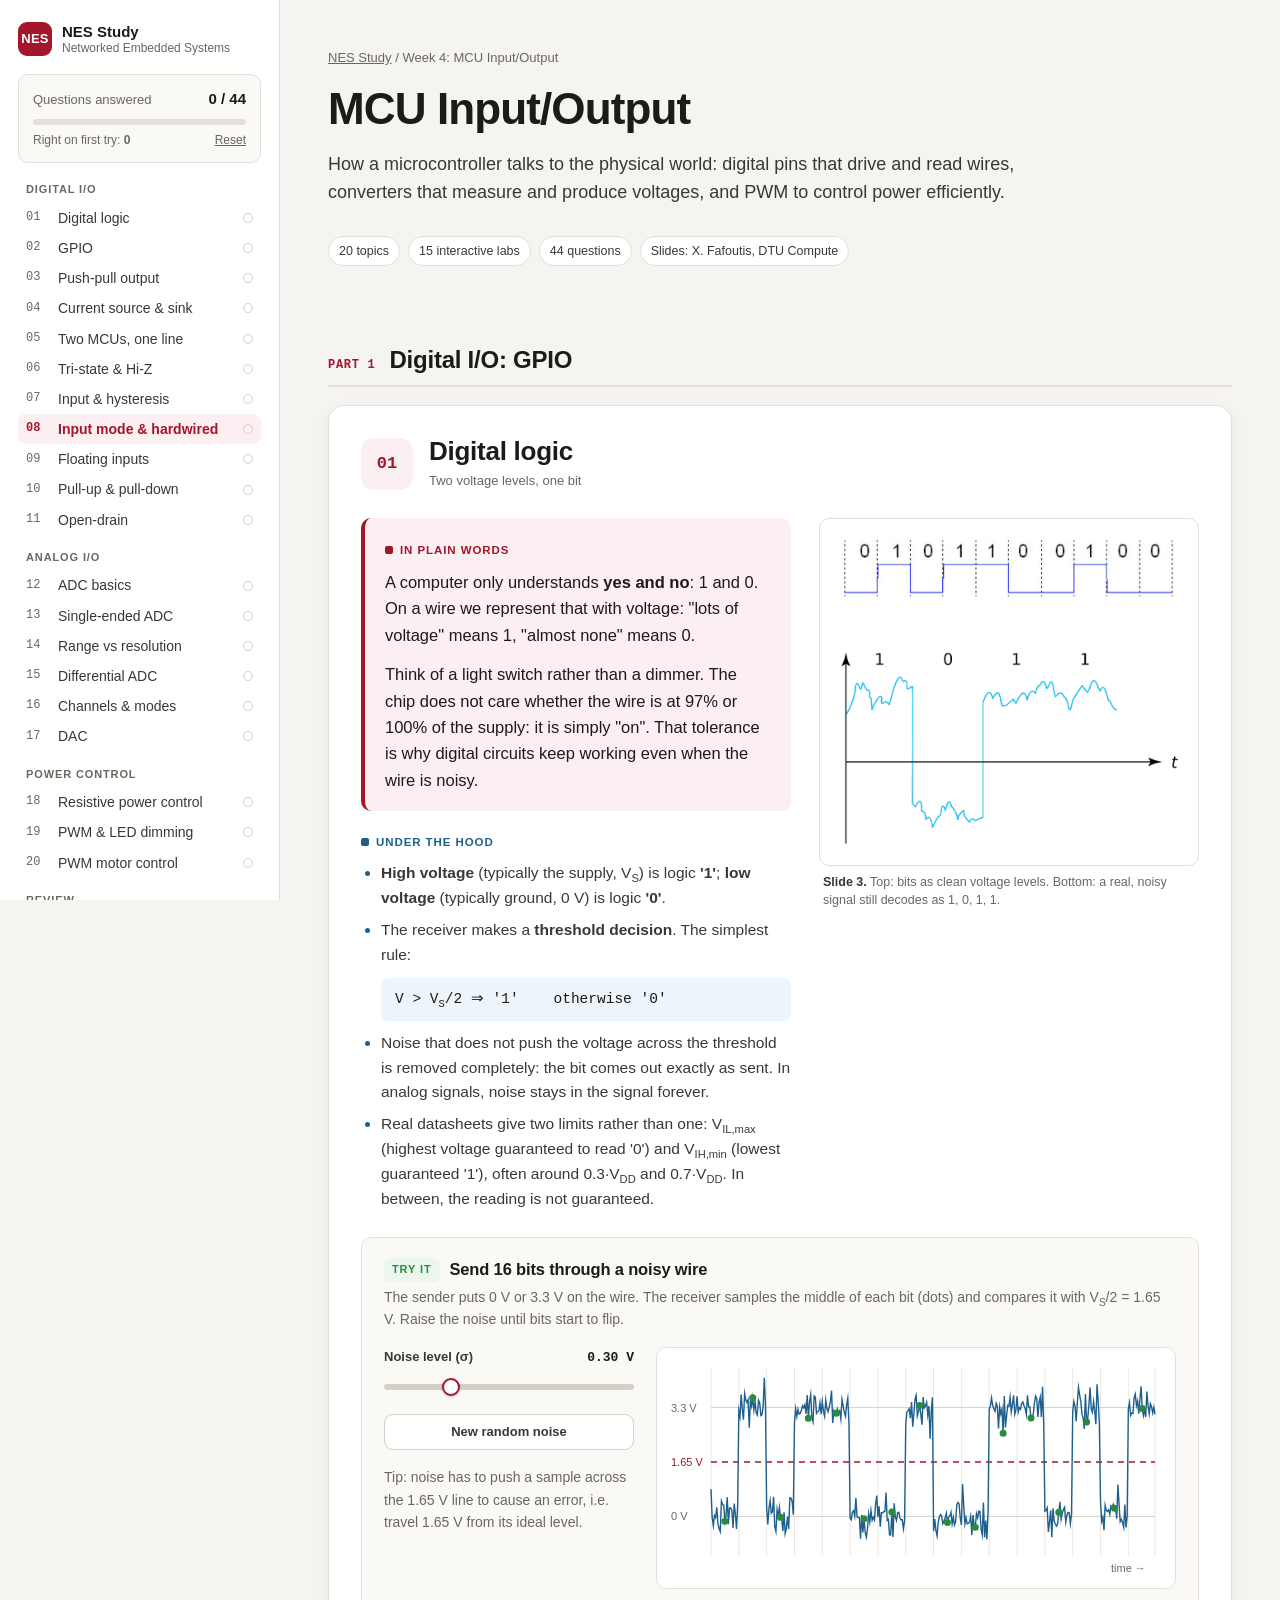
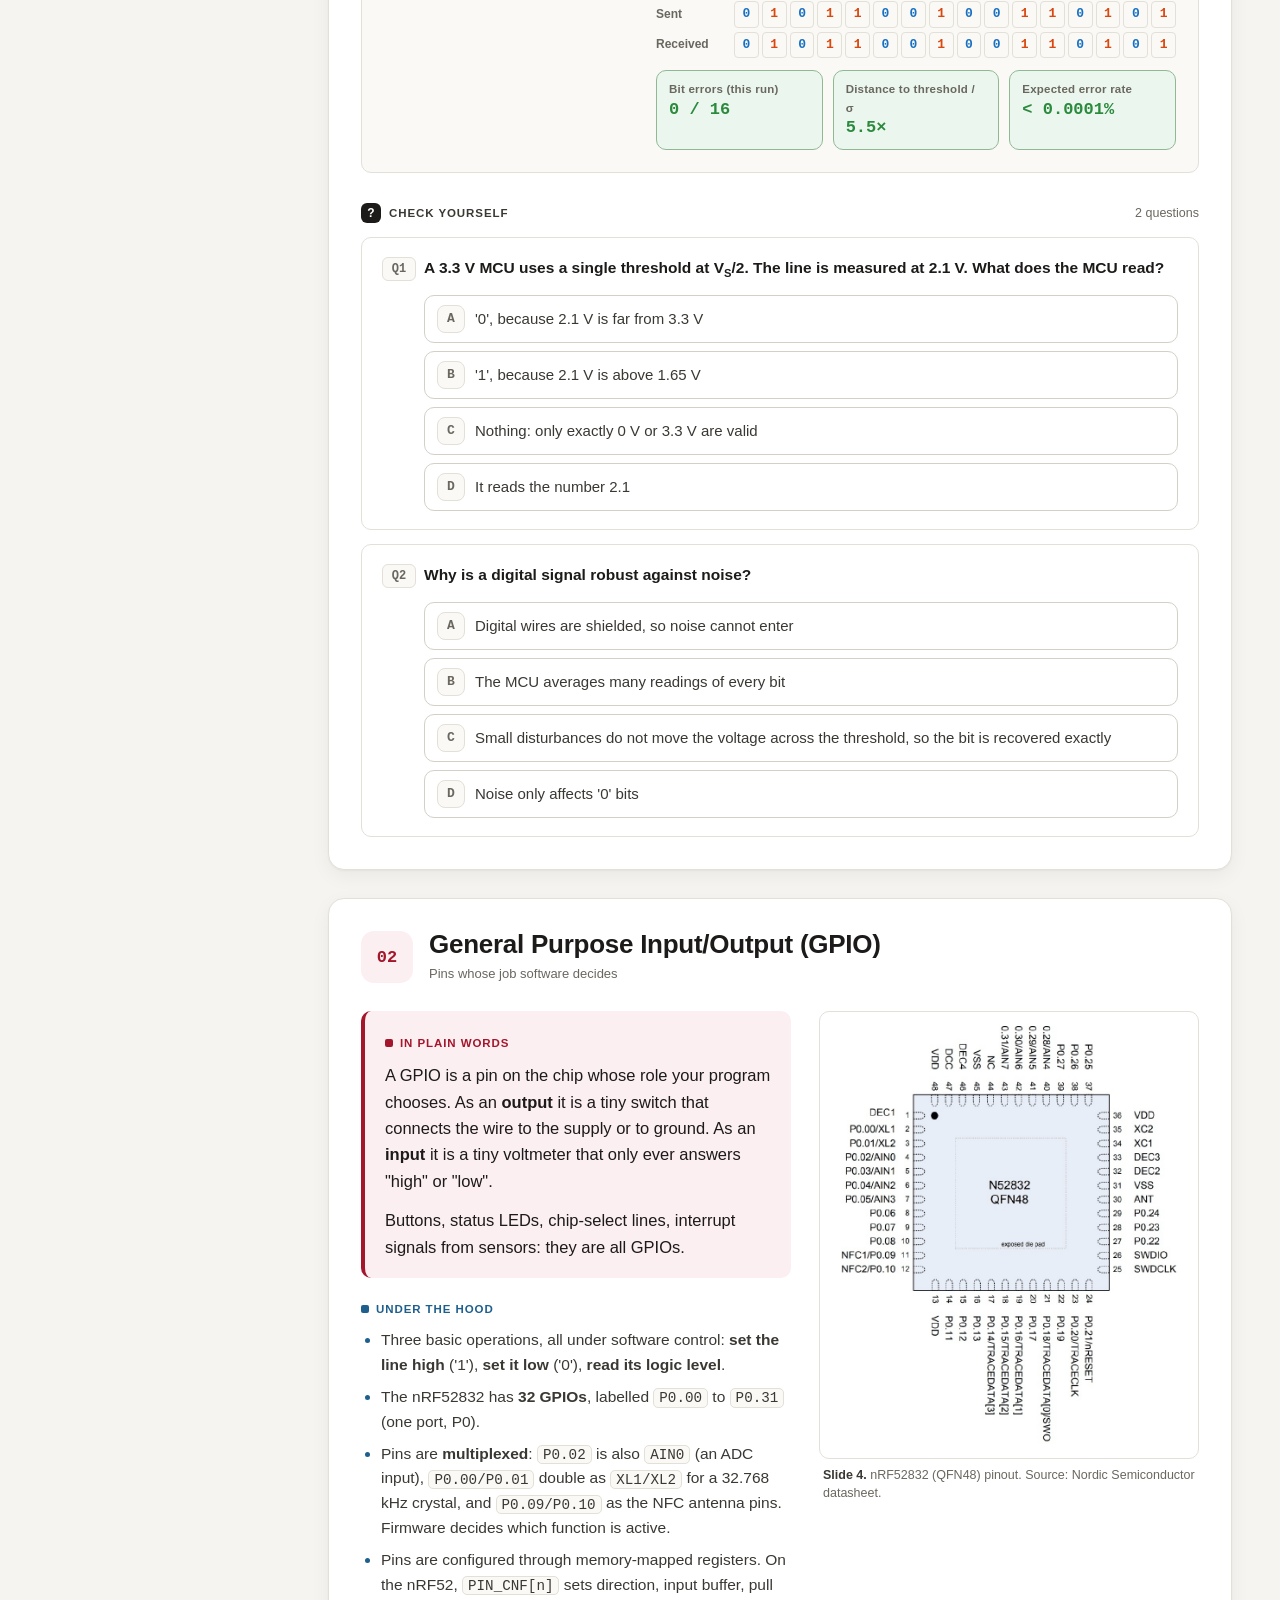
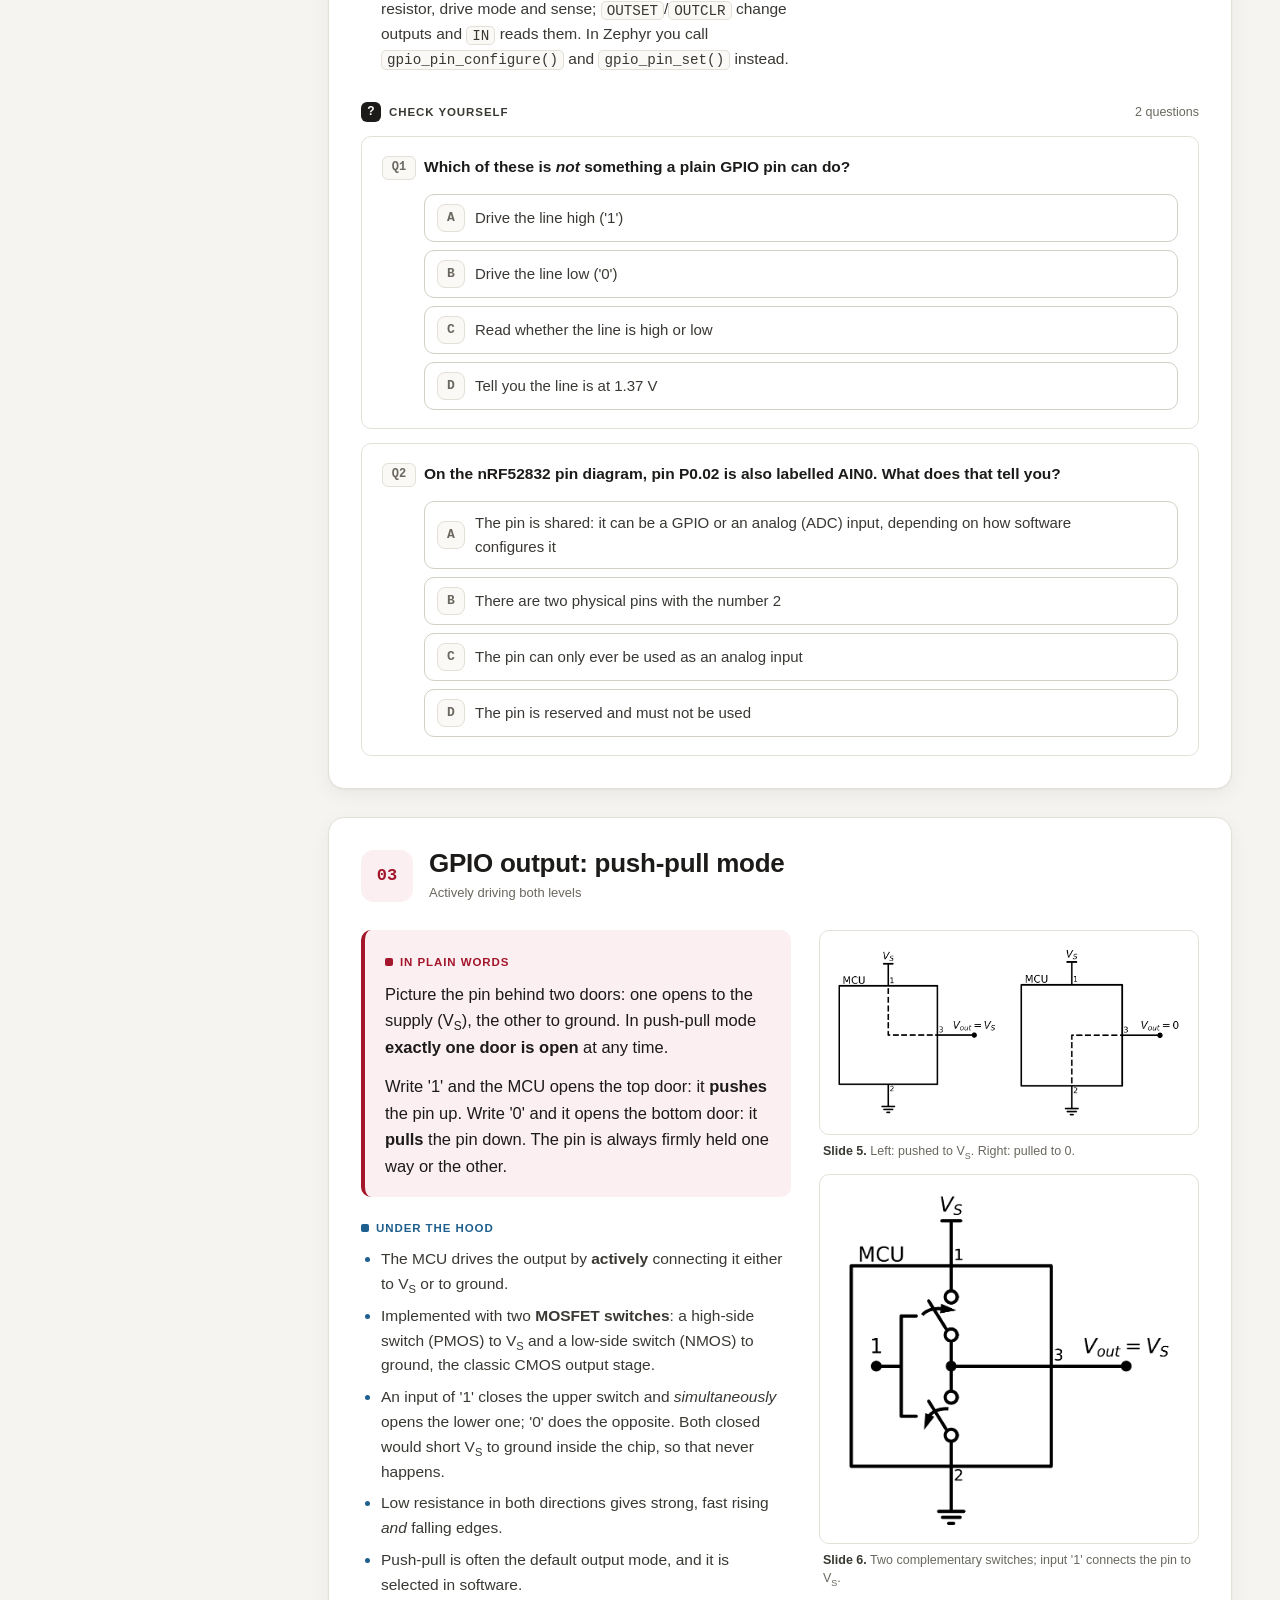
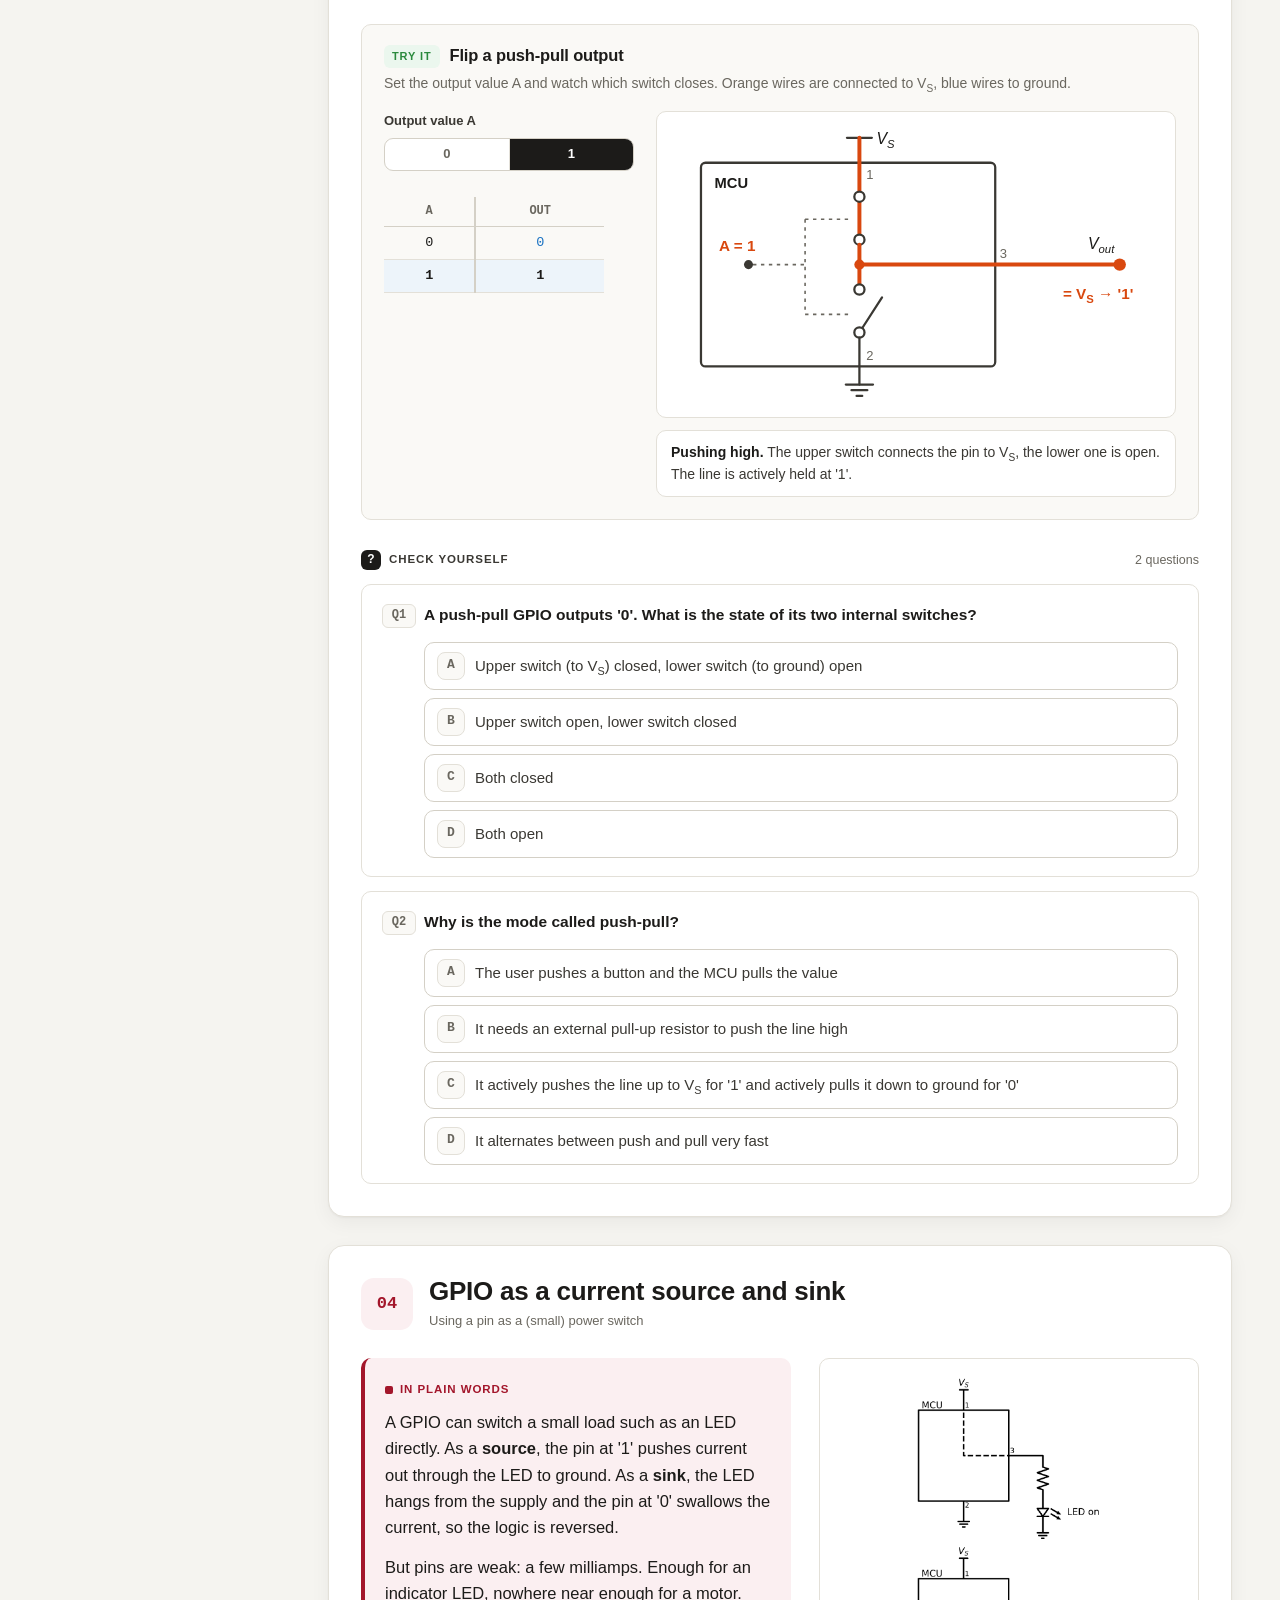
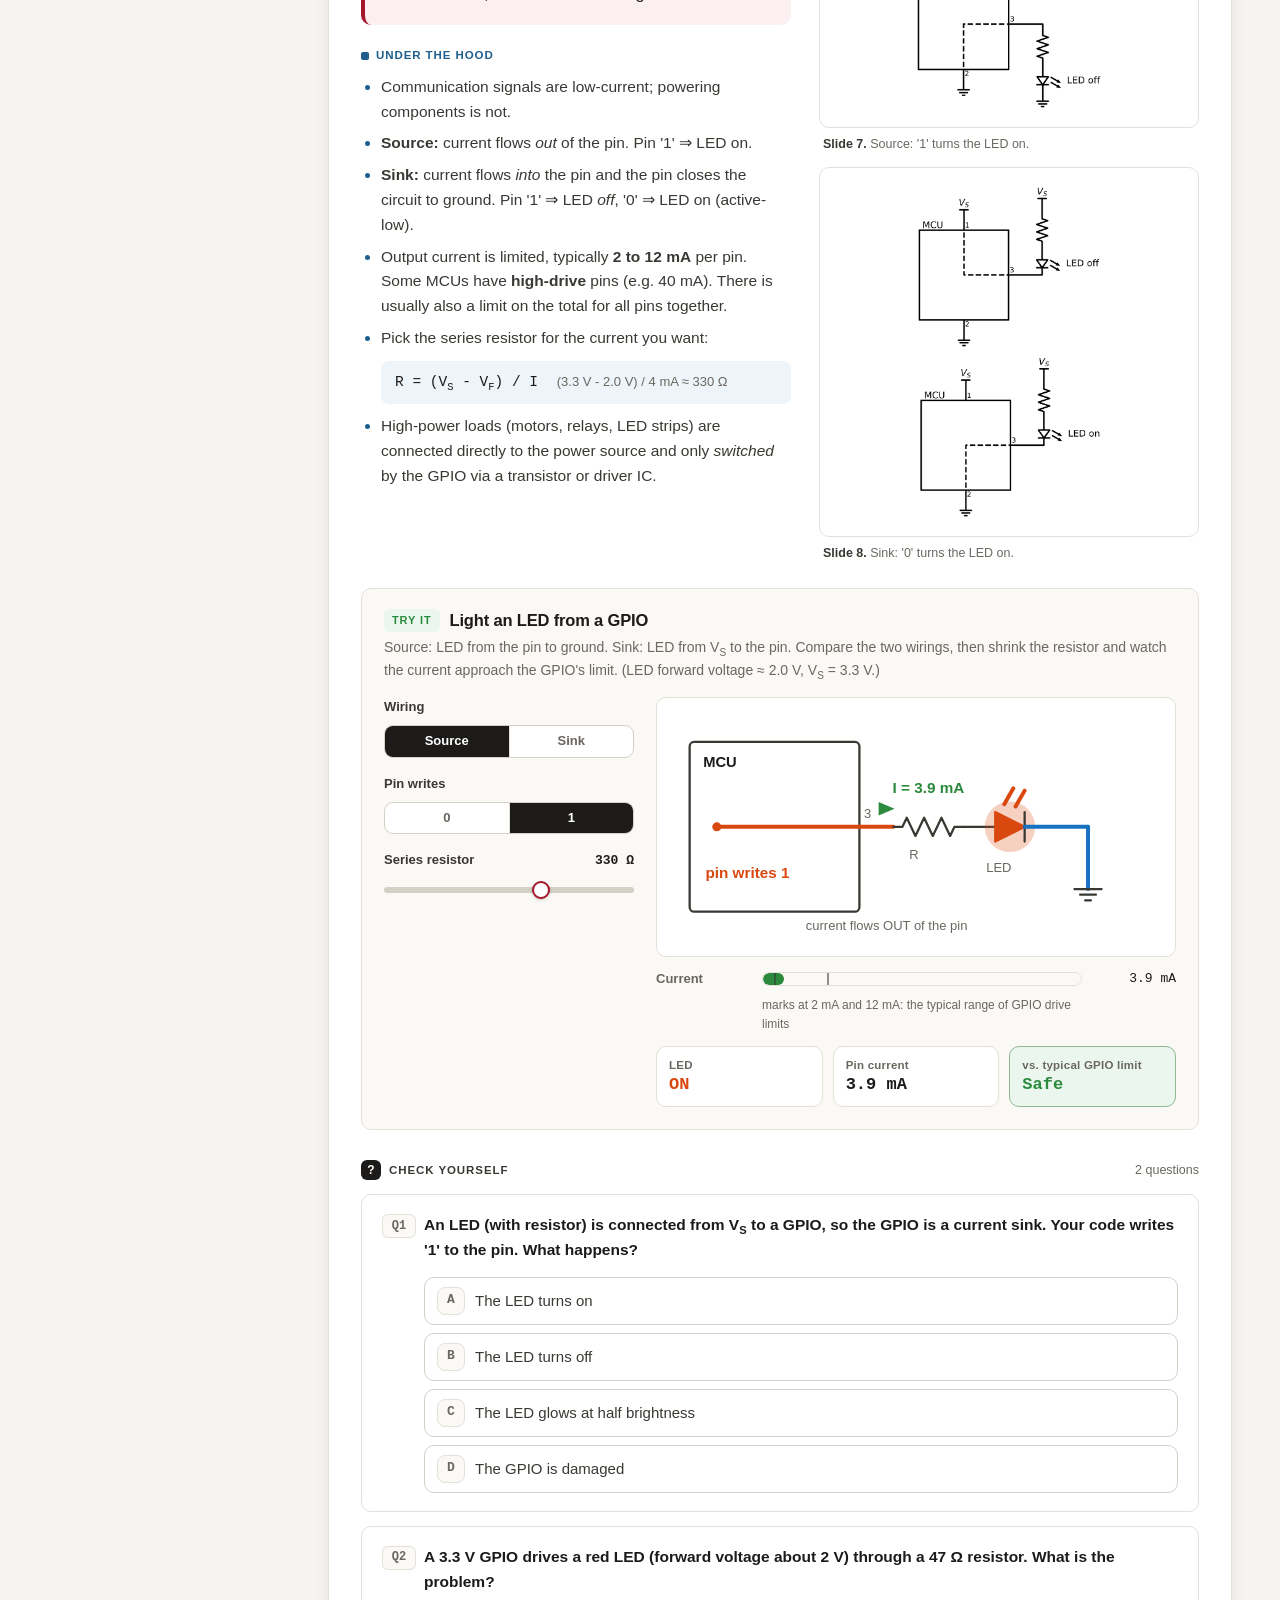
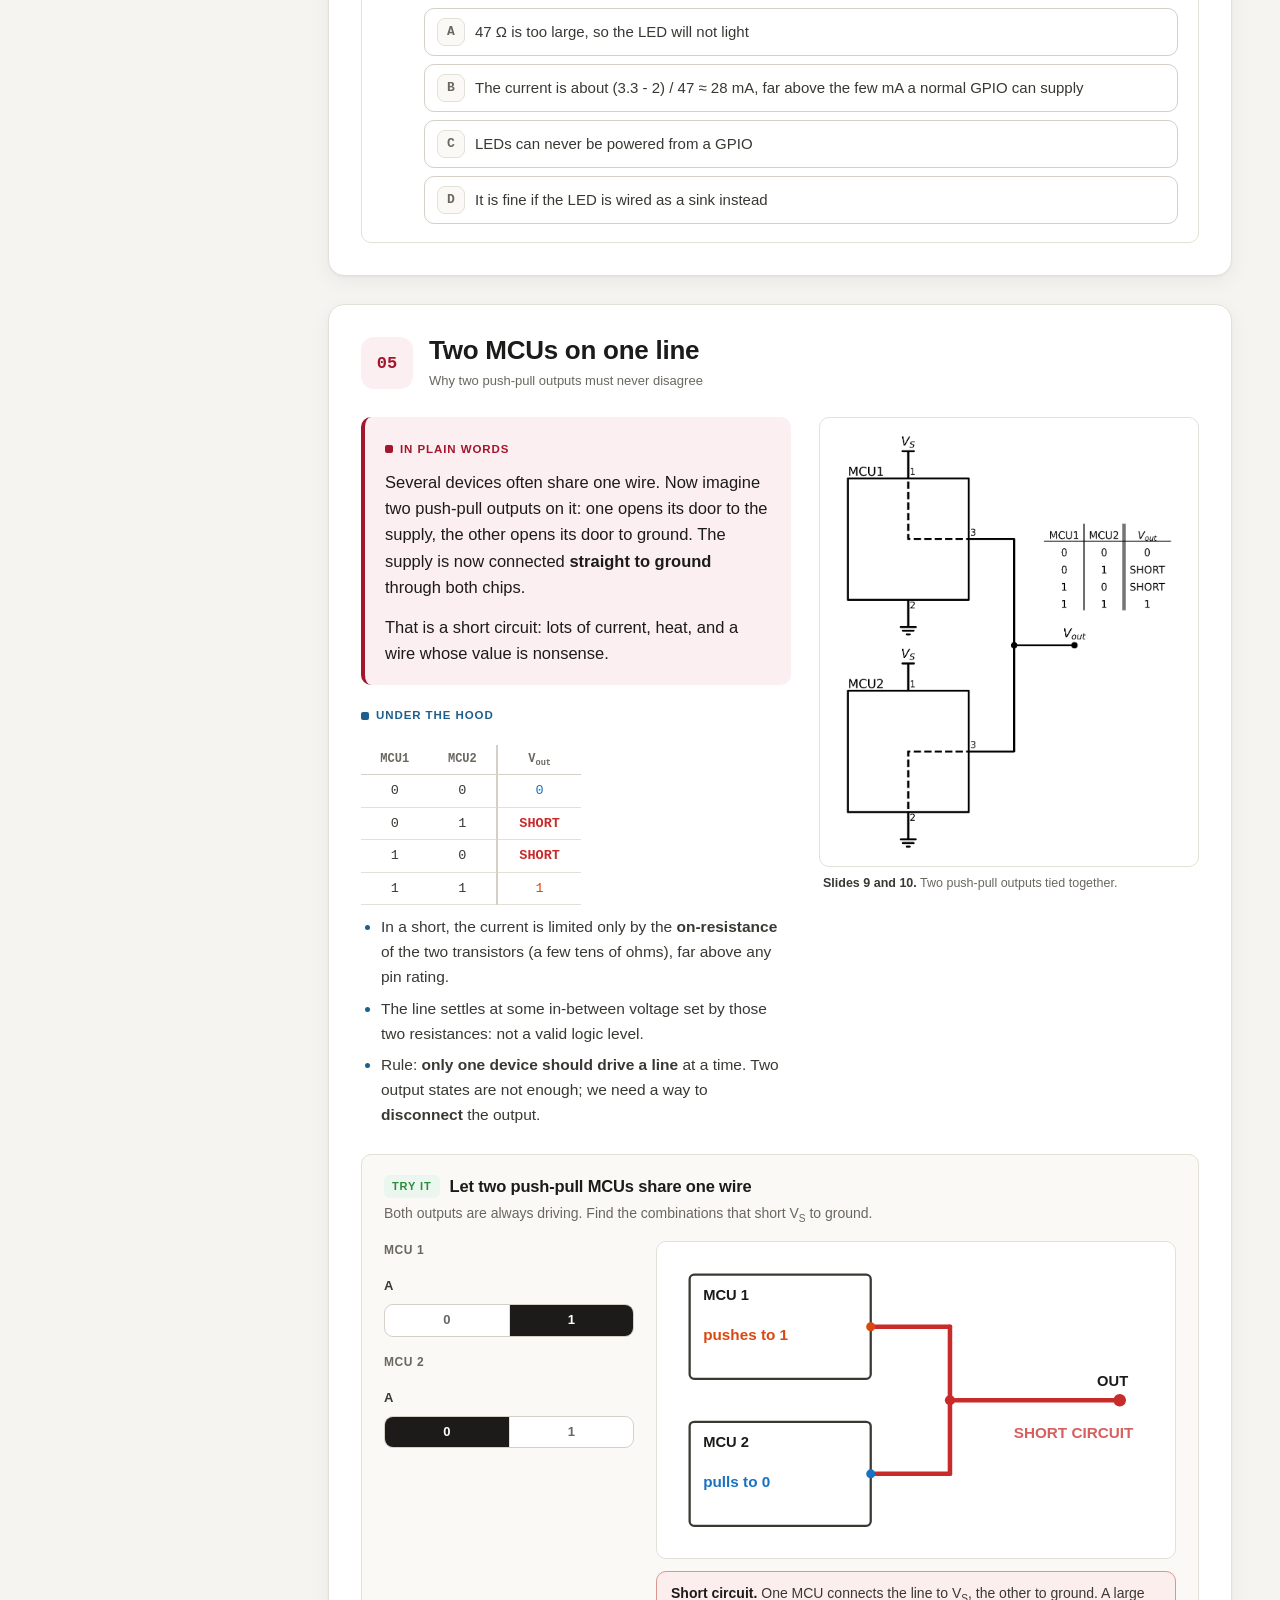
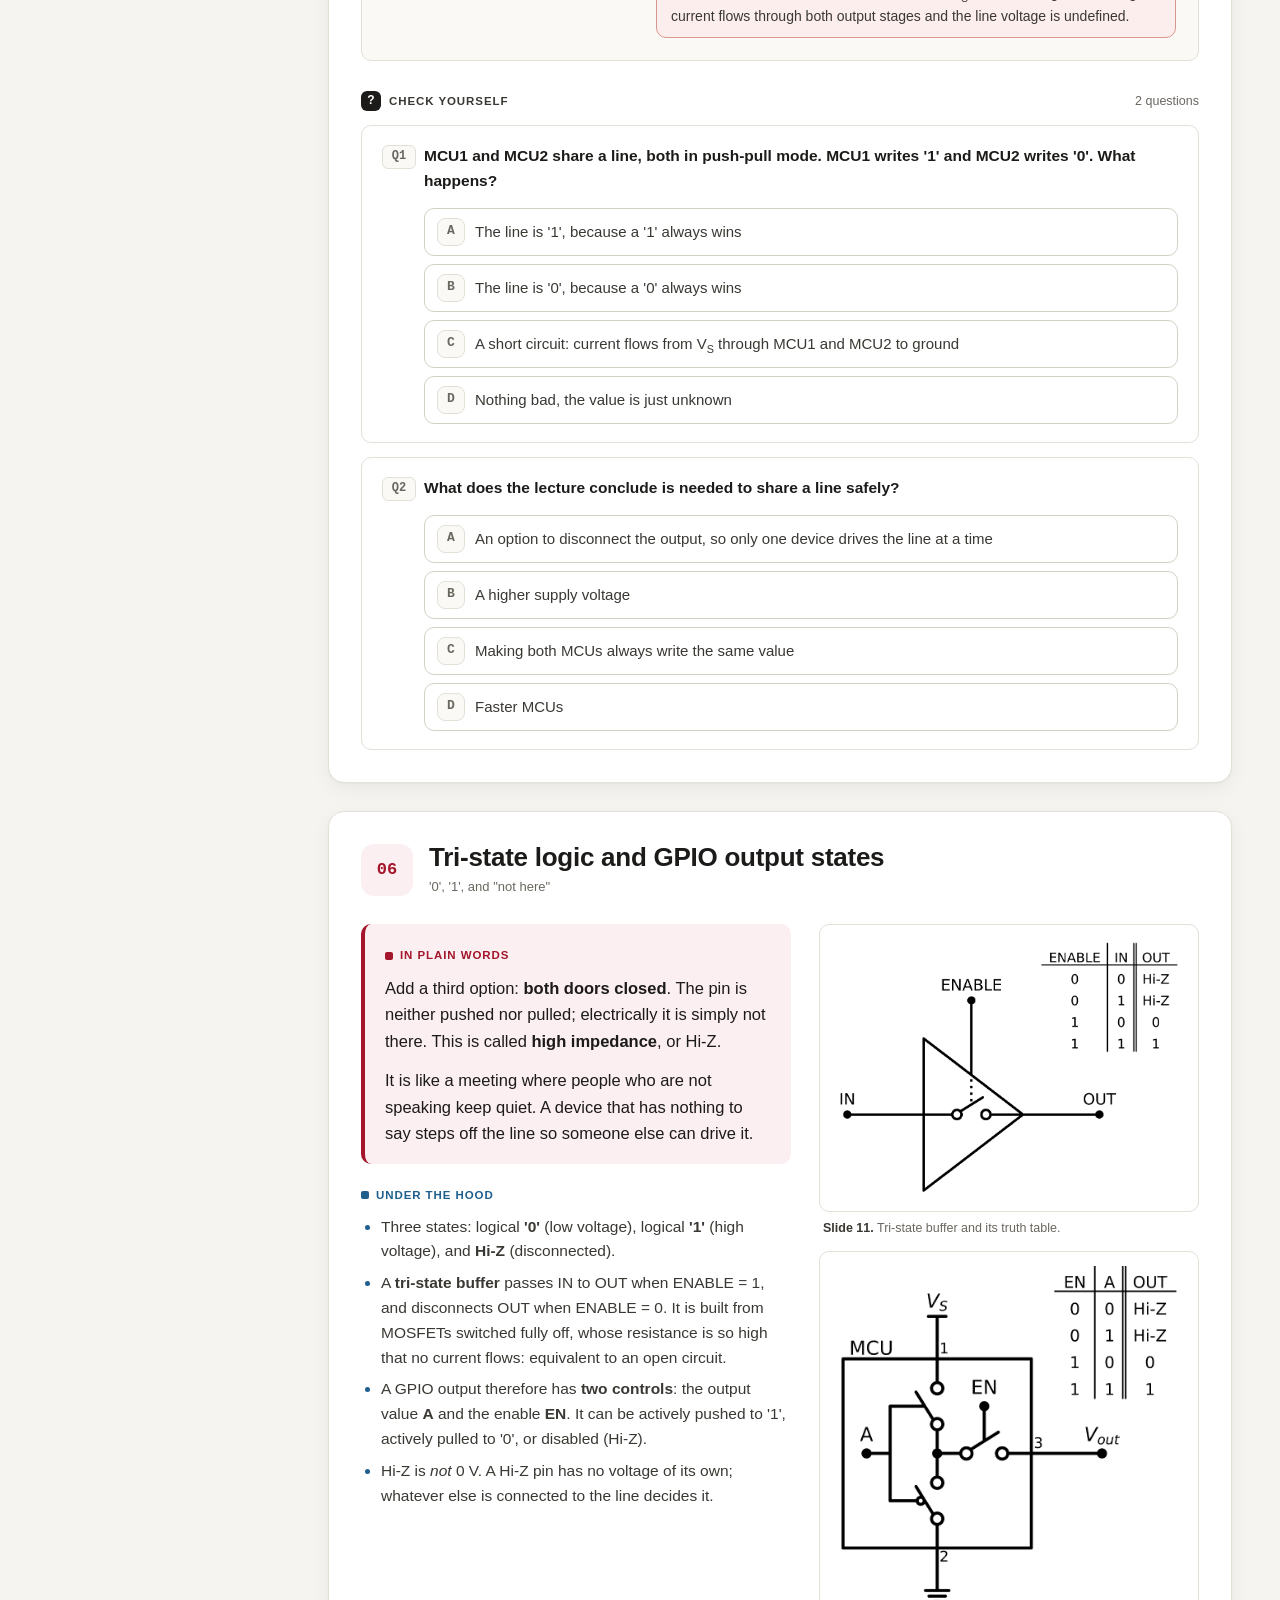
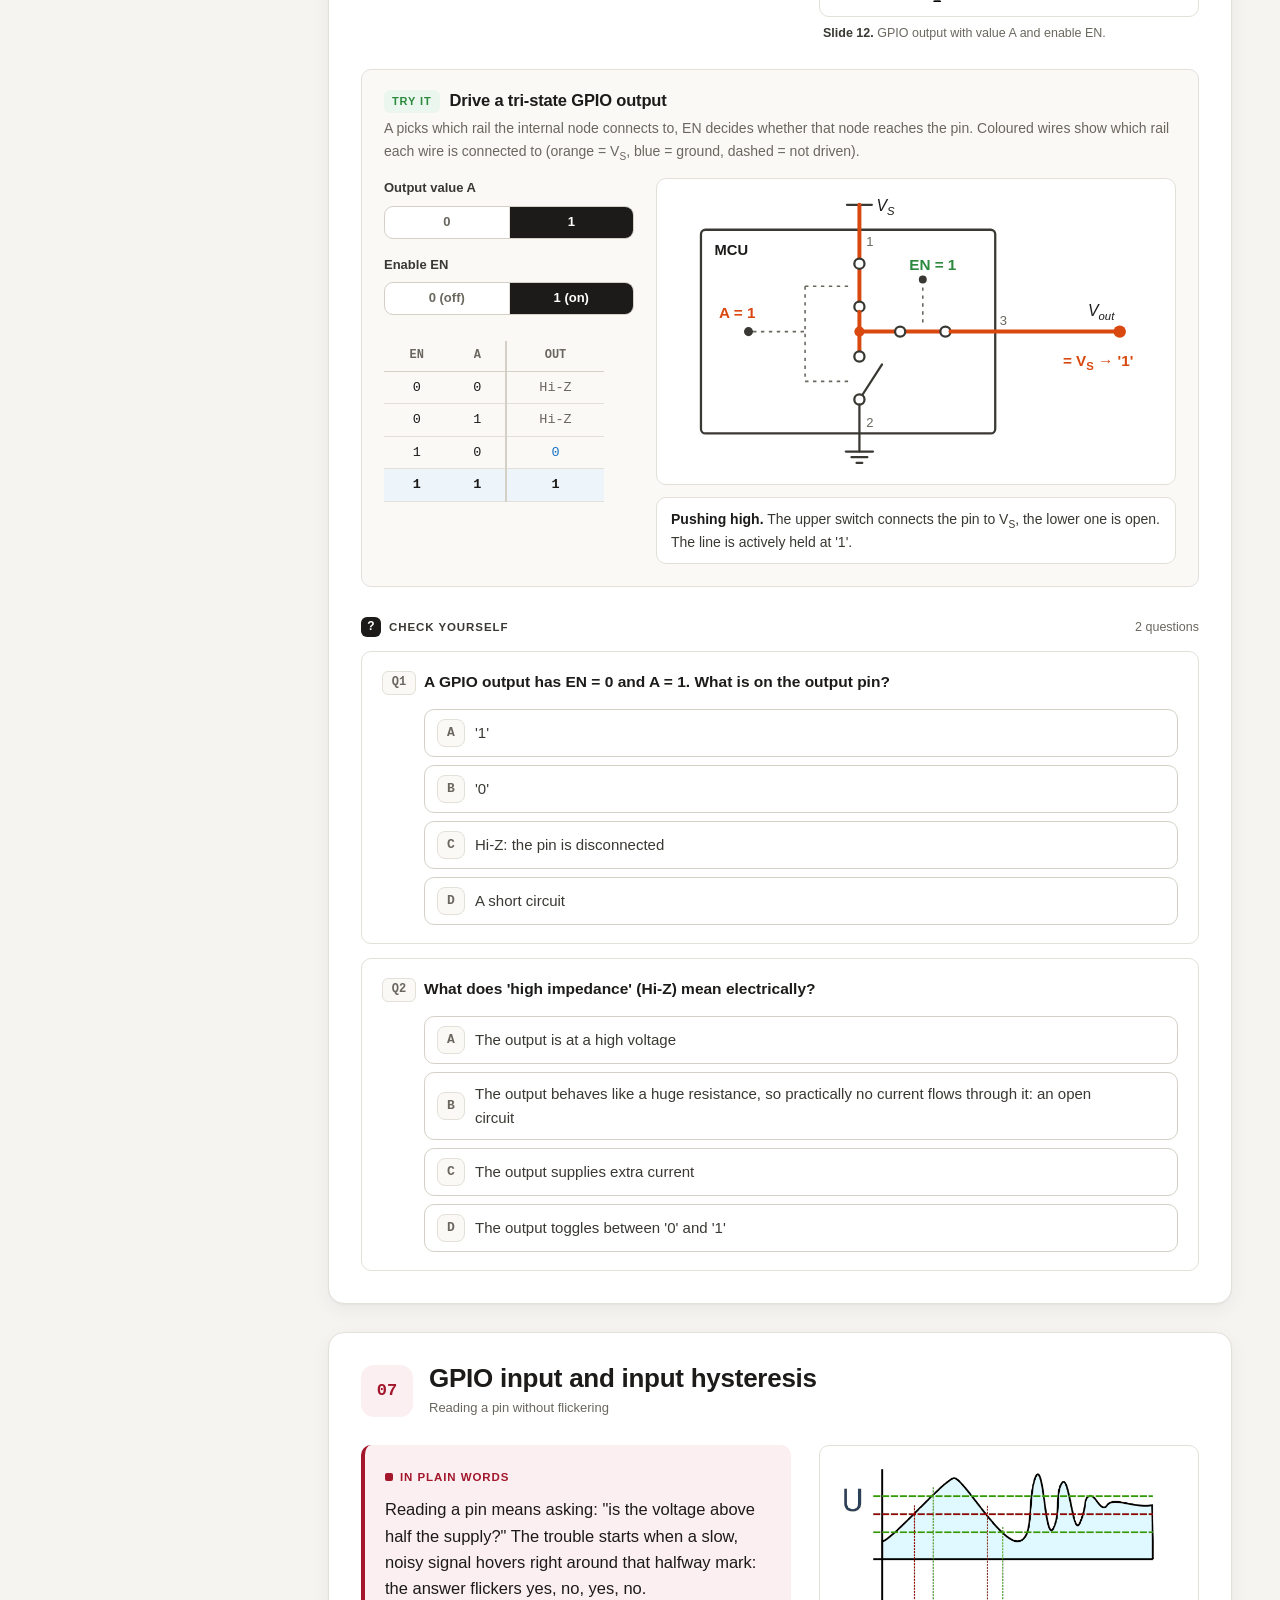
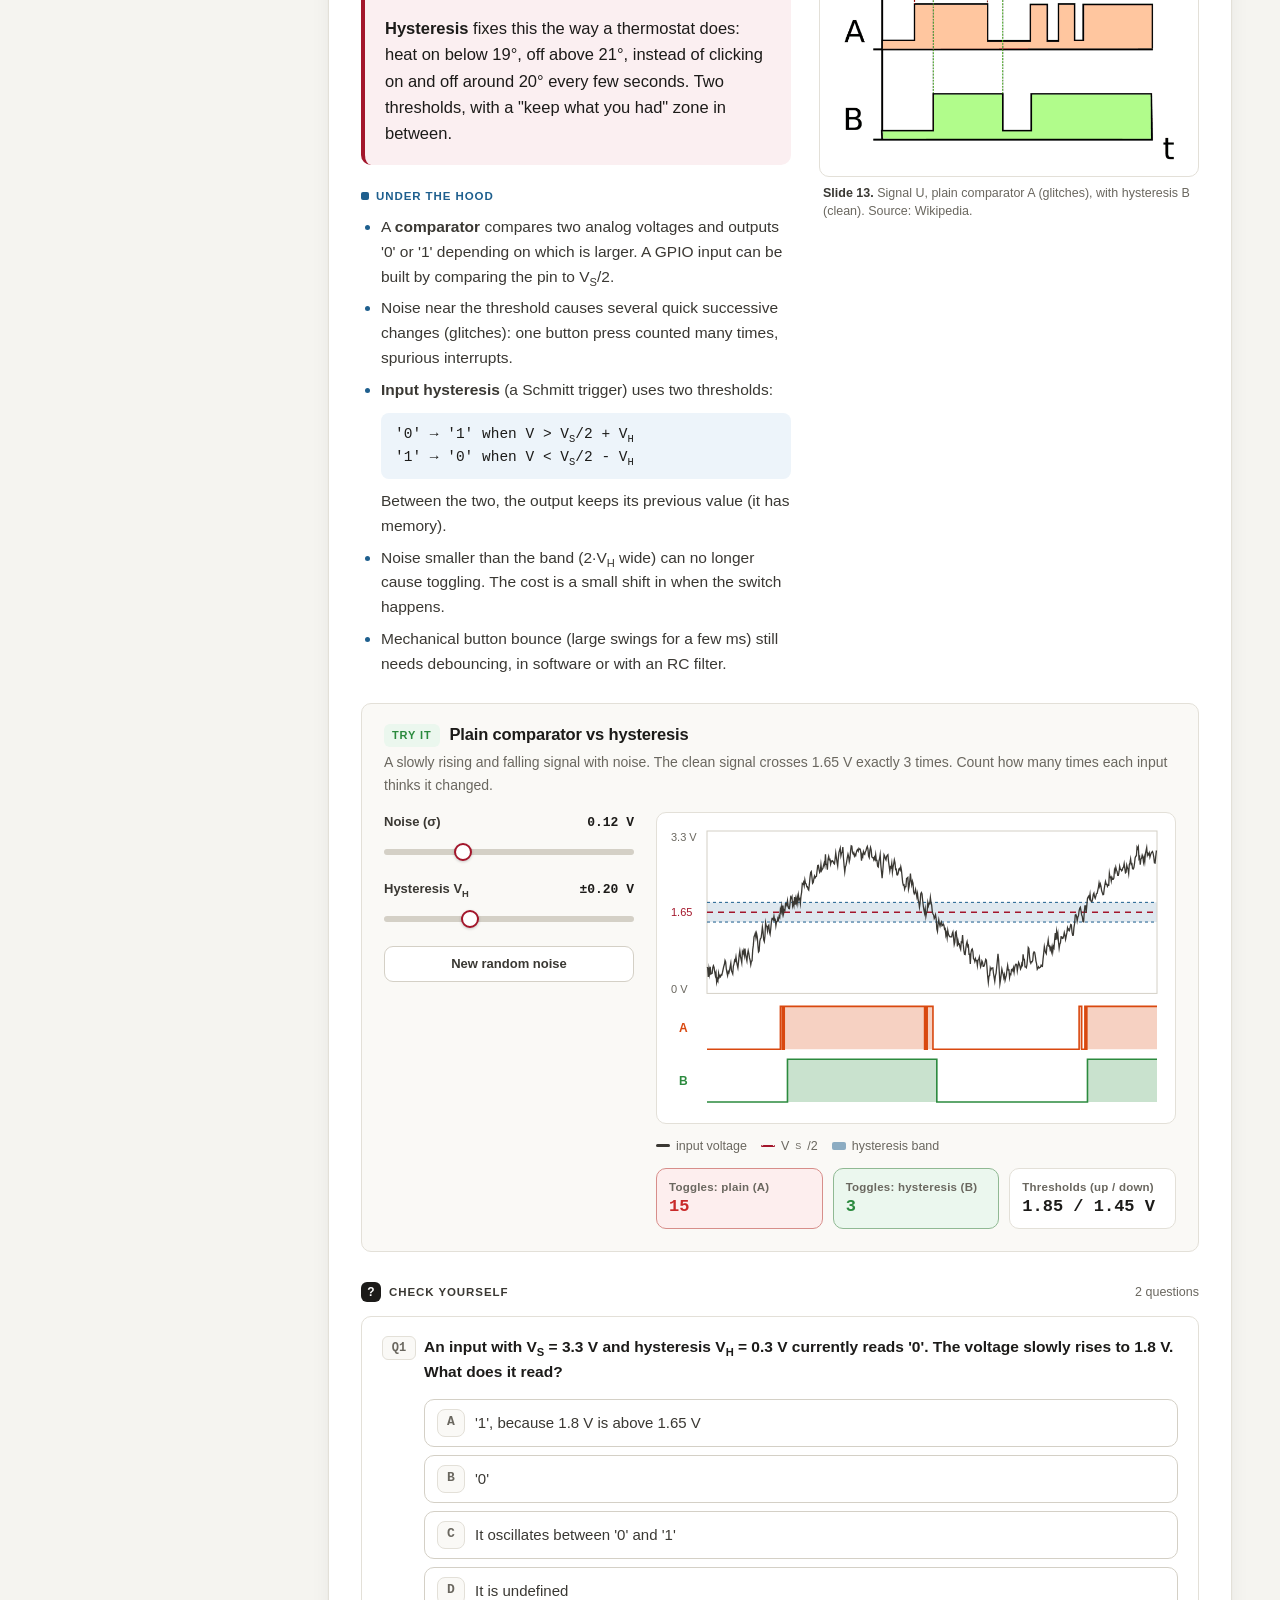
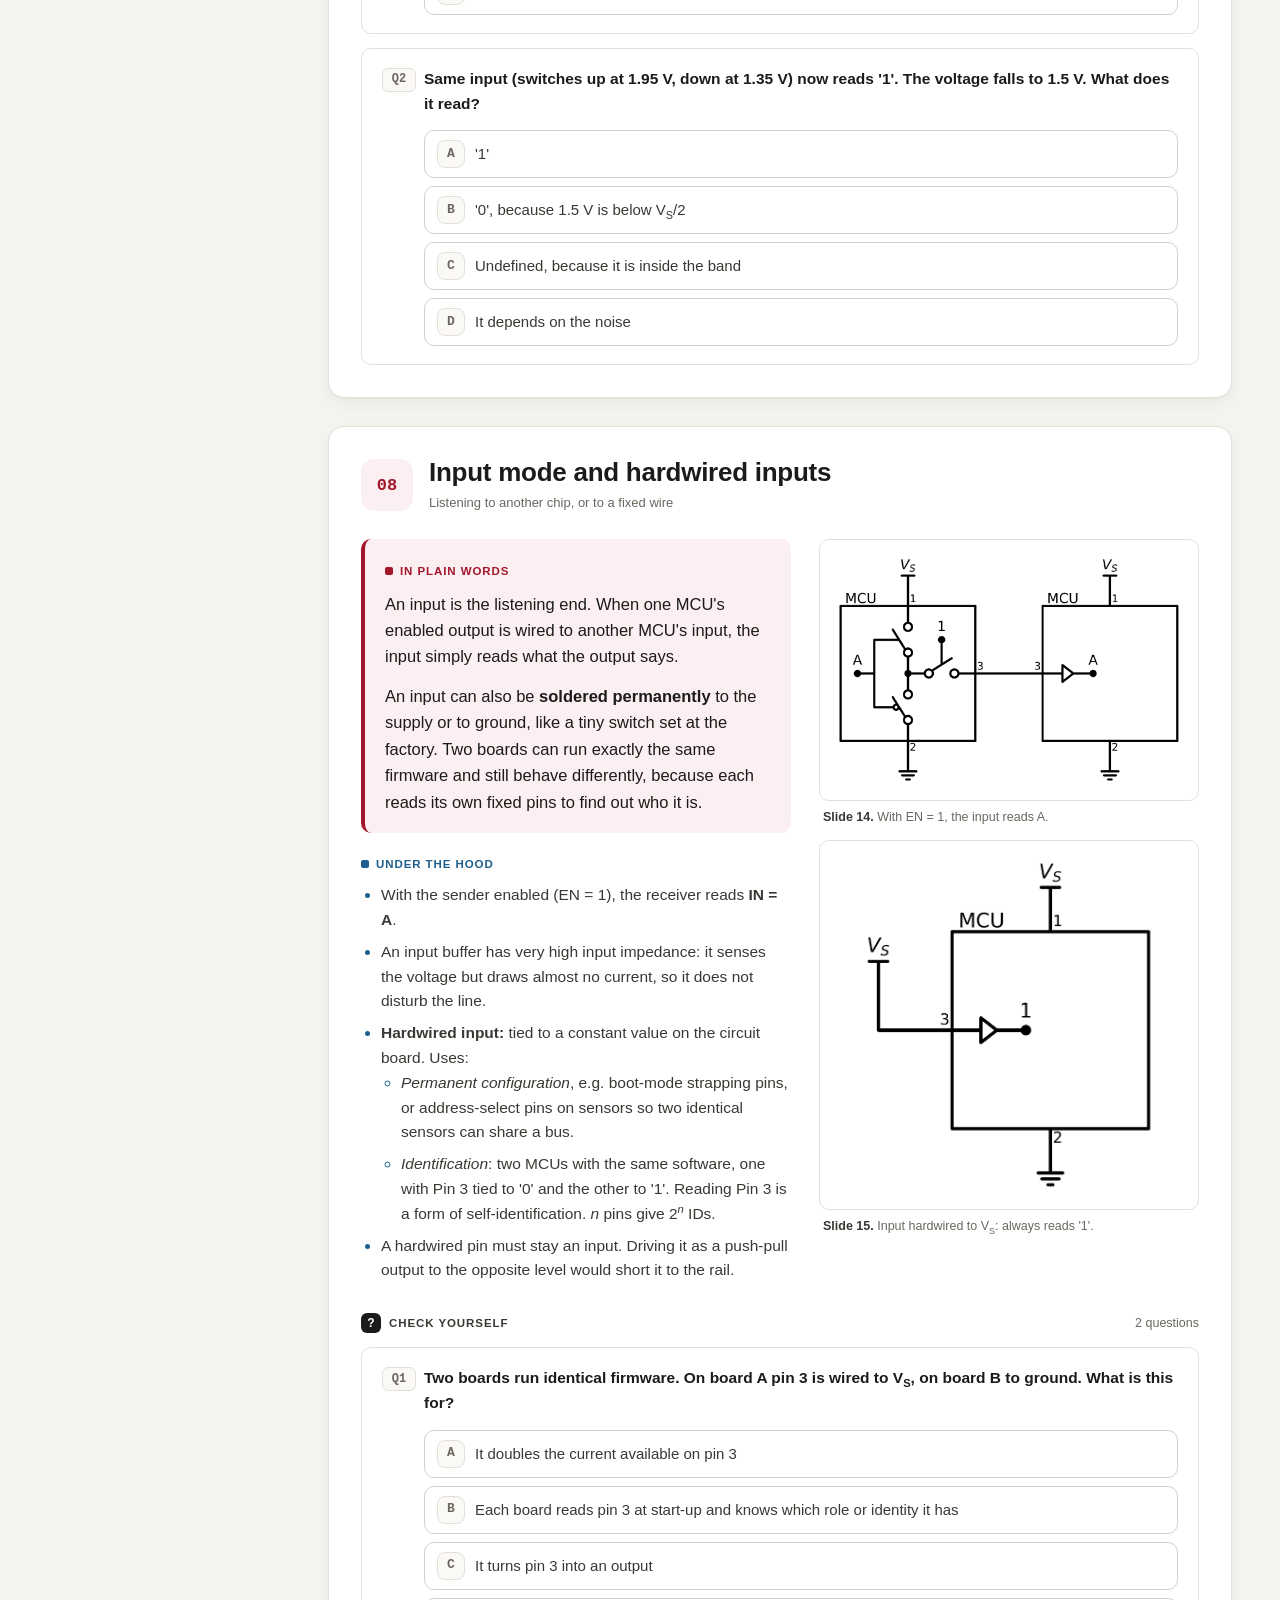
<file: site/mcu-io.html>
<!doctype html>
<html lang="en">
<head>
  <meta charset="utf-8">
  <meta name="viewport" content="width=device-width, initial-scale=1">
  <title>MCU Input/Output · NES Study</title>
  <meta name="description" content="Interactive study page for the NES lecture on MCU input/output: GPIO, push-pull, tri-state, pull-ups, open-drain, ADC, DAC and PWM.">
  <link rel="icon" href="data:image/svg+xml,%3Csvg xmlns='http://www.w3.org/2000/svg' viewBox='0 0 32 32'%3E%3Crect width='32' height='32' rx='7' fill='%23a3162b'/%3E%3Cpath d='M7 21h5V11h8v10h5' stroke='white' stroke-width='3' fill='none' stroke-linejoin='round'/%3E%3C/svg%3E">
  <link rel="stylesheet" href="assets/css/style.css">
</head>
<body>

<header class="topbar">
  <button class="icon-btn" type="button" data-nav-toggle aria-label="Open contents">
    <svg viewBox="0 0 24 24" fill="none" stroke="currentColor" stroke-width="2" stroke-linecap="round"><path d="M4 6h16M4 12h16M4 18h16"/></svg>
    Contents
  </button>
  <span class="topbar-progress"><span data-progress-answered>0 / 0</span> answered</span>
</header>
<div class="scrim"></div>

<div class="shell">
  <aside class="sidebar" aria-label="Lecture contents">
    <a class="brand" href="index.html">
      <span class="brand-mark">NES</span>
      <span class="brand-text"><b>NES Study</b><span>Networked Embedded Systems</span></span>
    </a>

    <div class="progress-card">
      <div class="progress-row"><span>Questions answered</span><b data-progress-answered>0 / 0</b></div>
      <div class="progress-bar"><span data-progress-bar></span></div>
      <div class="progress-sub"><span>Right on first try: <b data-progress-first>0</b></span><button class="link-btn" type="button" data-quiz-reset>Reset</button></div>
    </div>

    <nav class="toc" data-toc></nav>

    <div class="sidebar-foot">
      <a class="icon-btn" href="index.html">
        <svg viewBox="0 0 24 24" fill="none" stroke="currentColor" stroke-width="2" stroke-linecap="round" stroke-linejoin="round"><path d="M15 18l-6-6 6-6"/></svg>
        All lectures
      </a>
      <button class="icon-btn" type="button" data-theme-toggle aria-label="Toggle dark mode">
        <svg viewBox="0 0 24 24" fill="none" stroke="currentColor" stroke-width="2" stroke-linecap="round" stroke-linejoin="round"><path d="M21 12.8A9 9 0 1 1 11.2 3a7 7 0 0 0 9.8 9.8z"/></svg>
        Theme
      </button>
    </div>
  </aside>

  <main class="main">
    <div class="content">

      <div class="hero">
        <div class="crumbs"><a href="index.html">NES Study</a> / Week 4: MCU Input/Output</div>
        <h1>MCU Input/Output</h1>
        <p class="hero-lead">How a microcontroller talks to the physical world: digital pins that drive and read wires, converters that measure and produce voltages, and PWM to control power efficiently.</p>
        <div class="hero-meta">
          <span class="chip">20 topics</span>
          <span class="chip">15 interactive labs</span>
          <span class="chip">44 questions</span>
          <span class="chip">Slides: X. Fafoutis, DTU Compute</span>
        </div>
      </div>

      <!-- ================================================================ -->
      <div class="part-head"><span class="part-label">Part 1</span><h2>Digital I/O: GPIO</h2></div>

      <!-- 01 -->
      <section class="topic" id="digital-logic" data-part="Digital I/O" data-short="Digital logic">
        <header class="topic-head">
          <span class="topic-num">01</span>
          <div><h2>Digital logic</h2><p class="kicker">Two voltage levels, one bit</p></div>
        </header>
        <div class="topic-grid">
          <div class="explain">
            <div class="plain">
              <div class="block-label">In plain words</div>
              <p>A computer only understands <strong>yes and no</strong>: 1 and 0. On a wire we represent that with voltage: "lots of voltage" means 1, "almost none" means 0.</p>
              <p>Think of a light switch rather than a dimmer. The chip does not care whether the wire is at 97% or 100% of the supply: it is simply "on". That tolerance is why digital circuits keep working even when the wire is noisy.</p>
            </div>
            <div class="tech">
              <div class="block-label">Under the hood</div>
              <ul>
                <li><strong>High voltage</strong> (typically the supply, V<sub>S</sub>) is logic <strong>'1'</strong>; <strong>low voltage</strong> (typically ground, 0 V) is logic <strong>'0'</strong>.</li>
                <li>The receiver makes a <strong>threshold decision</strong>. The simplest rule:
                  <div class="formula">V &gt; V<sub>S</sub>/2 &rArr; '1' &nbsp;&nbsp; otherwise '0'</div></li>
                <li>Noise that does not push the voltage across the threshold is removed completely: the bit comes out exactly as sent. In analog signals, noise stays in the signal forever.</li>
                <li>Real datasheets give two limits rather than one: V<sub>IL,max</sub> (highest voltage guaranteed to read '0') and V<sub>IH,min</sub> (lowest guaranteed '1'), often around 0.3&middot;V<sub>DD</sub> and 0.7&middot;V<sub>DD</sub>. In between, the reading is not guaranteed.</li>
              </ul>
            </div>
          </div>
          <div class="figs">
            <figure class="fig">
              <div class="fig-frame"><img src="img/mcu-io/digital-logic.png" alt="Bit sequence as square wave, and a noisy analog signal still readable as 1 0 1 1" width="847" height="770"></div>
              <figcaption><b>Slide 3.</b> Top: bits as clean voltage levels. Bottom: a real, noisy signal still decodes as 1, 0, 1, 1.</figcaption>
            </figure>
          </div>
        </div>
        <div data-lab="noise"></div>
        <div class="quiz" data-quiz="digital-logic"></div>
      </section>

      <!-- 02 -->
      <section class="topic" id="gpio" data-part="Digital I/O" data-short="GPIO">
        <header class="topic-head">
          <span class="topic-num">02</span>
          <div><h2>General Purpose Input/Output (GPIO)</h2><p class="kicker">Pins whose job software decides</p></div>
        </header>
        <div class="topic-grid">
          <div class="explain">
            <div class="plain">
              <div class="block-label">In plain words</div>
              <p>A GPIO is a pin on the chip whose role your program chooses. As an <strong>output</strong> it is a tiny switch that connects the wire to the supply or to ground. As an <strong>input</strong> it is a tiny voltmeter that only ever answers "high" or "low".</p>
              <p>Buttons, status LEDs, chip-select lines, interrupt signals from sensors: they are all GPIOs.</p>
            </div>
            <div class="tech">
              <div class="block-label">Under the hood</div>
              <ul>
                <li>Three basic operations, all under software control: <strong>set the line high</strong> ('1'), <strong>set it low</strong> ('0'), <strong>read its logic level</strong>.</li>
                <li>The nRF52832 has <strong>32 GPIOs</strong>, labelled <code>P0.00</code> to <code>P0.31</code> (one port, P0).</li>
                <li>Pins are <strong>multiplexed</strong>: <code>P0.02</code> is also <code>AIN0</code> (an ADC input), <code>P0.00/P0.01</code> double as <code>XL1/XL2</code> for a 32.768 kHz crystal, and <code>P0.09/P0.10</code> as the NFC antenna pins. Firmware decides which function is active.</li>
                <li>Pins are configured through memory-mapped registers. On the nRF52, <code>PIN_CNF[n]</code> sets direction, input buffer, pull resistor, drive mode and sense; <code>OUTSET</code>/<code>OUTCLR</code> change outputs and <code>IN</code> reads them. In Zephyr you call <code>gpio_pin_configure()</code> and <code>gpio_pin_set()</code> instead.</li>
              </ul>
            </div>
          </div>
          <div class="figs">
            <figure class="fig">
              <div class="fig-frame tall"><img src="img/mcu-io/nrf52832-pins.png" alt="nRF52832 QFN48 package pinout" width="810" height="966"></div>
              <figcaption><b>Slide 4.</b> nRF52832 (QFN48) pinout. Source: Nordic Semiconductor datasheet.</figcaption>
            </figure>
          </div>
        </div>
        <div class="quiz" data-quiz="gpio"></div>
      </section>

      <!-- 03 -->
      <section class="topic" id="push-pull" data-part="Digital I/O" data-short="Push-pull output">
        <header class="topic-head">
          <span class="topic-num">03</span>
          <div><h2>GPIO output: push-pull mode</h2><p class="kicker">Actively driving both levels</p></div>
        </header>
        <div class="topic-grid">
          <div class="explain">
            <div class="plain">
              <div class="block-label">In plain words</div>
              <p>Picture the pin behind two doors: one opens to the supply (V<sub>S</sub>), the other to ground. In push-pull mode <strong>exactly one door is open</strong> at any time.</p>
              <p>Write '1' and the MCU opens the top door: it <strong>pushes</strong> the pin up. Write '0' and it opens the bottom door: it <strong>pulls</strong> the pin down. The pin is always firmly held one way or the other.</p>
            </div>
            <div class="tech">
              <div class="block-label">Under the hood</div>
              <ul>
                <li>The MCU drives the output by <strong>actively</strong> connecting it either to V<sub>S</sub> or to ground.</li>
                <li>Implemented with two <strong>MOSFET switches</strong>: a high-side switch (PMOS) to V<sub>S</sub> and a low-side switch (NMOS) to ground, the classic CMOS output stage.</li>
                <li>An input of '1' closes the upper switch and <em>simultaneously</em> opens the lower one; '0' does the opposite. Both closed would short V<sub>S</sub> to ground inside the chip, so that never happens.</li>
                <li>Low resistance in both directions gives strong, fast rising <em>and</em> falling edges.</li>
                <li>Push-pull is often the default output mode, and it is selected in software.</li>
              </ul>
            </div>
          </div>
          <div class="figs">
            <figure class="fig">
              <div class="fig-frame"><img src="img/mcu-io/push-pull.png" alt="MCU pushing output to VS, and pulling output to ground" width="1168" height="583"></div>
              <figcaption><b>Slide 5.</b> Left: pushed to V<sub>S</sub>. Right: pulled to 0.</figcaption>
            </figure>
            <figure class="fig">
              <div class="fig-frame"><img src="img/mcu-io/push-pull-mosfet.png" alt="Two MOSFET switches between VS, output and ground" width="825" height="839"></div>
              <figcaption><b>Slide 6.</b> Two complementary switches; input '1' connects the pin to V<sub>S</sub>.</figcaption>
            </figure>
          </div>
        </div>
        <div data-lab="pushpull"></div>
        <div class="quiz" data-quiz="push-pull"></div>
      </section>

      <!-- 04 -->
      <section class="topic" id="source-sink" data-part="Digital I/O" data-short="Current source &amp; sink">
        <header class="topic-head">
          <span class="topic-num">04</span>
          <div><h2>GPIO as a current source and sink</h2><p class="kicker">Using a pin as a (small) power switch</p></div>
        </header>
        <div class="topic-grid">
          <div class="explain">
            <div class="plain">
              <div class="block-label">In plain words</div>
              <p>A GPIO can switch a small load such as an LED directly. As a <strong>source</strong>, the pin at '1' pushes current out through the LED to ground. As a <strong>sink</strong>, the LED hangs from the supply and the pin at '0' swallows the current, so the logic is reversed.</p>
              <p>But pins are weak: a few milliamps. Enough for an indicator LED, nowhere near enough for a motor.</p>
            </div>
            <div class="tech">
              <div class="block-label">Under the hood</div>
              <ul>
                <li>Communication signals are low-current; powering components is not.</li>
                <li><strong>Source:</strong> current flows <em>out</em> of the pin. Pin '1' &rArr; LED on.</li>
                <li><strong>Sink:</strong> current flows <em>into</em> the pin and the pin closes the circuit to ground. Pin '1' &rArr; LED <em>off</em>, '0' &rArr; LED on (active-low).</li>
                <li>Output current is limited, typically <strong>2 to 12 mA</strong> per pin. Some MCUs have <strong>high-drive</strong> pins (e.g. 40 mA). There is usually also a limit on the total for all pins together.</li>
                <li>Pick the series resistor for the current you want:
                  <div class="formula">R = (V<sub>S</sub> - V<sub>F</sub>) / I <span class="eq-note">(3.3 V - 2.0 V) / 4 mA &asymp; 330 &Omega;</span></div></li>
                <li>High-power loads (motors, relays, LED strips) are connected directly to the power source and only <em>switched</em> by the GPIO via a transistor or driver IC.</li>
              </ul>
            </div>
          </div>
          <div class="figs">
            <figure class="fig">
              <div class="fig-frame"><img src="img/mcu-io/current-source.png" alt="GPIO sourcing current to LED: on when output high, off when low" width="621" height="1086"></div>
              <figcaption><b>Slide 7.</b> Source: '1' turns the LED on.</figcaption>
            </figure>
            <figure class="fig">
              <div class="fig-frame"><img src="img/mcu-io/current-sink.png" alt="GPIO sinking current from LED: off when output high, on when low" width="622" height="1099"></div>
              <figcaption><b>Slide 8.</b> Sink: '0' turns the LED on.</figcaption>
            </figure>
          </div>
        </div>
        <div data-lab="led"></div>
        <div class="quiz" data-quiz="source-sink"></div>
      </section>

      <!-- 05 -->
      <section class="topic" id="two-mcus" data-part="Digital I/O" data-short="Two MCUs, one line">
        <header class="topic-head">
          <span class="topic-num">05</span>
          <div><h2>Two MCUs on one line</h2><p class="kicker">Why two push-pull outputs must never disagree</p></div>
        </header>
        <div class="topic-grid">
          <div class="explain">
            <div class="plain">
              <div class="block-label">In plain words</div>
              <p>Several devices often share one wire. Now imagine two push-pull outputs on it: one opens its door to the supply, the other opens its door to ground. The supply is now connected <strong>straight to ground</strong> through both chips.</p>
              <p>That is a short circuit: lots of current, heat, and a wire whose value is nonsense.</p>
            </div>
            <div class="tech">
              <div class="block-label">Under the hood</div>
              <div class="table-wrap">
                <table class="tt">
                  <thead><tr><th>MCU1</th><th>MCU2</th><th class="out">V<sub>out</sub></th></tr></thead>
                  <tbody>
                    <tr><td>0</td><td>0</td><td class="out v-lo">0</td></tr>
                    <tr><td>0</td><td>1</td><td class="out v-bad">SHORT</td></tr>
                    <tr><td>1</td><td>0</td><td class="out v-bad">SHORT</td></tr>
                    <tr><td>1</td><td>1</td><td class="out v-hi">1</td></tr>
                  </tbody>
                </table>
              </div>
              <ul>
                <li>In a short, the current is limited only by the <strong>on-resistance</strong> of the two transistors (a few tens of ohms), far above any pin rating.</li>
                <li>The line settles at some in-between voltage set by those two resistances: not a valid logic level.</li>
                <li>Rule: <strong>only one device should drive a line</strong> at a time. Two output states are not enough; we need a way to <strong>disconnect</strong> the output.</li>
              </ul>
            </div>
          </div>
          <div class="figs">
            <figure class="fig">
              <div class="fig-frame tall"><img src="img/mcu-io/two-mcus.png" alt="Two MCUs with push-pull outputs connected together, with truth table showing shorts" width="913" height="1133"></div>
              <figcaption><b>Slides 9 and 10.</b> Two push-pull outputs tied together.</figcaption>
            </figure>
          </div>
        </div>
        <div data-lab="bus-basic"></div>
        <div class="quiz" data-quiz="two-mcus"></div>
      </section>

      <!-- 06 -->
      <section class="topic" id="tristate" data-part="Digital I/O" data-short="Tri-state &amp; Hi-Z">
        <header class="topic-head">
          <span class="topic-num">06</span>
          <div><h2>Tri-state logic and GPIO output states</h2><p class="kicker">'0', '1', and "not here"</p></div>
        </header>
        <div class="topic-grid">
          <div class="explain">
            <div class="plain">
              <div class="block-label">In plain words</div>
              <p>Add a third option: <strong>both doors closed</strong>. The pin is neither pushed nor pulled; electrically it is simply not there. This is called <strong>high impedance</strong>, or Hi-Z.</p>
              <p>It is like a meeting where people who are not speaking keep quiet. A device that has nothing to say steps off the line so someone else can drive it.</p>
            </div>
            <div class="tech">
              <div class="block-label">Under the hood</div>
              <ul>
                <li>Three states: logical <strong>'0'</strong> (low voltage), logical <strong>'1'</strong> (high voltage), and <strong>Hi-Z</strong> (disconnected).</li>
                <li>A <strong>tri-state buffer</strong> passes IN to OUT when ENABLE = 1, and disconnects OUT when ENABLE = 0. It is built from MOSFETs switched fully off, whose resistance is so high that no current flows: equivalent to an open circuit.</li>
                <li>A GPIO output therefore has <strong>two controls</strong>: the output value <strong>A</strong> and the enable <strong>EN</strong>. It can be actively pushed to '1', actively pulled to '0', or disabled (Hi-Z).</li>
                <li>Hi-Z is <em>not</em> 0 V. A Hi-Z pin has no voltage of its own; whatever else is connected to the line decides it.</li>
              </ul>
            </div>
          </div>
          <div class="figs">
            <figure class="fig">
              <div class="fig-frame"><img src="img/mcu-io/tristate.png" alt="Tri-state buffer symbol with enable and truth table" width="955" height="706"></div>
              <figcaption><b>Slide 11.</b> Tri-state buffer and its truth table.</figcaption>
            </figure>
            <figure class="fig">
              <div class="fig-frame"><img src="img/mcu-io/gpio-output-states.png" alt="GPIO output stage with A and EN controls and truth table" width="850" height="816"></div>
              <figcaption><b>Slide 12.</b> GPIO output with value A and enable EN.</figcaption>
            </figure>
          </div>
        </div>
        <div data-lab="tristate"></div>
        <div class="quiz" data-quiz="tristate"></div>
      </section>

      <!-- 07 -->
      <section class="topic" id="hysteresis" data-part="Digital I/O" data-short="Input &amp; hysteresis">
        <header class="topic-head">
          <span class="topic-num">07</span>
          <div><h2>GPIO input and input hysteresis</h2><p class="kicker">Reading a pin without flickering</p></div>
        </header>
        <div class="topic-grid">
          <div class="explain">
            <div class="plain">
              <div class="block-label">In plain words</div>
              <p>Reading a pin means asking: "is the voltage above half the supply?" The trouble starts when a slow, noisy signal hovers right around that halfway mark: the answer flickers yes, no, yes, no.</p>
              <p><strong>Hysteresis</strong> fixes this the way a thermostat does: heat on below 19&deg;, off above 21&deg;, instead of clicking on and off around 20&deg; every few seconds. Two thresholds, with a "keep what you had" zone in between.</p>
            </div>
            <div class="tech">
              <div class="block-label">Under the hood</div>
              <ul>
                <li>A <strong>comparator</strong> compares two analog voltages and outputs '0' or '1' depending on which is larger. A GPIO input can be built by comparing the pin to V<sub>S</sub>/2.</li>
                <li>Noise near the threshold causes several quick successive changes (glitches): one button press counted many times, spurious interrupts.</li>
                <li><strong>Input hysteresis</strong> (a Schmitt trigger) uses two thresholds:
                  <div class="formula">'0' &rarr; '1' when V &gt; V<sub>S</sub>/2 + V<sub>H</sub><br>'1' &rarr; '0' when V &lt; V<sub>S</sub>/2 - V<sub>H</sub></div>
                  Between the two, the output keeps its previous value (it has memory).</li>
                <li>Noise smaller than the band (2&middot;V<sub>H</sub> wide) can no longer cause toggling. The cost is a small shift in when the switch happens.</li>
                <li>Mechanical button bounce (large swings for a few ms) still needs debouncing, in software or with an RC filter.</li>
              </ul>
            </div>
          </div>
          <div class="figs">
            <figure class="fig">
              <div class="fig-frame"><img src="img/mcu-io/hysteresis.png" alt="Noisy signal U, plain comparator output A with glitches, hysteresis output B clean" width="637" height="550"></div>
              <figcaption><b>Slide 13.</b> Signal U, plain comparator A (glitches), with hysteresis B (clean). Source: Wikipedia.</figcaption>
            </figure>
          </div>
        </div>
        <div data-lab="hyst"></div>
        <div class="quiz" data-quiz="hysteresis"></div>
      </section>

      <!-- 08 -->
      <section class="topic" id="input-hardwired" data-part="Digital I/O" data-short="Input mode &amp; hardwired">
        <header class="topic-head">
          <span class="topic-num">08</span>
          <div><h2>Input mode and hardwired inputs</h2><p class="kicker">Listening to another chip, or to a fixed wire</p></div>
        </header>
        <div class="topic-grid">
          <div class="explain">
            <div class="plain">
              <div class="block-label">In plain words</div>
              <p>An input is the listening end. When one MCU's enabled output is wired to another MCU's input, the input simply reads what the output says.</p>
              <p>An input can also be <strong>soldered permanently</strong> to the supply or to ground, like a tiny switch set at the factory. Two boards can run exactly the same firmware and still behave differently, because each reads its own fixed pins to find out who it is.</p>
            </div>
            <div class="tech">
              <div class="block-label">Under the hood</div>
              <ul>
                <li>With the sender enabled (EN = 1), the receiver reads <strong>IN = A</strong>.</li>
                <li>An input buffer has very high input impedance: it senses the voltage but draws almost no current, so it does not disturb the line.</li>
                <li><strong>Hardwired input:</strong> tied to a constant value on the circuit board. Uses:
                  <ul>
                    <li><em>Permanent configuration</em>, e.g. boot-mode strapping pins, or address-select pins on sensors so two identical sensors can share a bus.</li>
                    <li><em>Identification</em>: two MCUs with the same software, one with Pin 3 tied to '0' and the other to '1'. Reading Pin 3 is a form of self-identification. <em>n</em> pins give 2<sup><em>n</em></sup> IDs.</li>
                  </ul></li>
                <li>A hardwired pin must stay an input. Driving it as a push-pull output to the opposite level would short it to the rail.</li>
              </ul>
            </div>
          </div>
          <div class="figs">
            <figure class="fig">
              <div class="fig-frame"><img src="img/mcu-io/gpio-input-mode.png" alt="MCU output with EN=1 connected to another MCU input" width="1149" height="760"></div>
              <figcaption><b>Slide 14.</b> With EN = 1, the input reads A.</figcaption>
            </figure>
            <figure class="fig">
              <div class="fig-frame"><img src="img/mcu-io/hardwired.png" alt="MCU input pin 3 tied directly to VS, reading 1" width="634" height="717"></div>
              <figcaption><b>Slide 15.</b> Input hardwired to V<sub>S</sub>: always reads '1'.</figcaption>
            </figure>
          </div>
        </div>
        <div class="quiz" data-quiz="input-hardwired"></div>
      </section>

      <!-- 09 -->
      <section class="topic" id="floating" data-part="Digital I/O" data-short="Floating inputs">
        <header class="topic-head">
          <span class="topic-num">09</span>
          <div><h2>Reading a Hi-Z output: floating inputs</h2><p class="kicker">When nobody drives the wire</p></div>
        </header>
        <div class="topic-grid">
          <div class="explain">
            <div class="plain">
              <div class="block-label">In plain words</div>
              <p>What if nobody is talking? The output is disconnected (Hi-Z) and the input only listens, so the wire is connected to... nothing. Asking its value is like asking a question in an empty room and trying to interpret the echo.</p>
              <p>The pin picks up whatever electrical noise is around it and reads 0, then 1, then 0. That is a <strong>floating</strong> pin.</p>
            </div>
            <div class="tech">
              <div class="block-label">Under the hood</div>
              <ul>
                <li>Hi-Z output + high-impedance input: nothing defines the line voltage. The input is <strong>undefined</strong>: it can be 0, 1, or switch between them.</li>
                <li>The pin has a few pF of capacitance and an enormous resistance to everything, so charge couples in from neighbouring signals, mains wiring or a nearby hand. It acts as a <strong>tiny antenna</strong>.</li>
                <li>Consequences: random readings, interrupts firing on their own, and extra current draw, because a CMOS input sitting near V<sub>S</sub>/2 has both input transistors partly on.</li>
                <li>Hence the rule: never leave a line you read floating. Unused pins are disconnected, pulled, or driven. (On the nRF52, a pin's input buffer is disconnected after reset for exactly this reason.)</li>
              </ul>
            </div>
          </div>
          <div class="figs">
            <figure class="fig">
              <div class="fig-frame"><img src="img/mcu-io/hiz-floating.png" alt="Disabled output connected to an input: IN undefined" width="1186" height="773"></div>
              <figcaption><b>Slides 16 and 17.</b> A disabled (Hi-Z) output feeding an input: what is IN?</figcaption>
            </figure>
          </div>
        </div>
        <div class="quiz" data-quiz="floating"></div>
      </section>

      <!-- 10 -->
      <section class="topic" id="pullup" data-part="Digital I/O" data-short="Pull-up &amp; pull-down">
        <header class="topic-head">
          <span class="topic-num">10</span>
          <div><h2>Pull-up and pull-down resistors</h2><p class="kicker">A default value for when nobody drives the line</p></div>
        </header>
        <div class="topic-grid">
          <div class="explain">
            <div class="plain">
              <div class="block-label">In plain words</div>
              <p>A pull-up resistor is a <strong>weak spring</strong> that holds the line at '1' whenever nobody touches it. Any device that actively drives the line overpowers the spring easily.</p>
              <p>A pull-down is the same spring pulling towards '0'. Either way, the line is never left floating.</p>
            </div>
            <div class="tech">
              <div class="block-label">Under the hood</div>
              <ul>
                <li><strong>Nobody drives:</strong> the pull-up raises the line to '1'.</li>
                <li><strong>Driven to '1':</strong> both ends of the resistor are at V<sub>S</sub>: no current, line is '1'.</li>
                <li><strong>Driven to '0':</strong> the full V<sub>S</sub> is across the resistor, current flows, line is '0' (the driver's on-resistance is far smaller than R).
                  <div class="formula">I = V<sub>S</sub> / R <span class="eq-note">3.3 V / 10 k&Omega; = 0.33 mA</span></div></li>
                <li>Output with pull-up: EN = 0 &rArr; IN = 1 (the resistor decides); EN = 1 &rArr; IN = A.</li>
              </ul>
              <div class="table-wrap">
                <table class="tt">
                  <thead><tr><th>EN</th><th>A</th><th class="out">IN</th></tr></thead>
                  <tbody>
                    <tr><td>0</td><td>0</td><td class="out v-hi">1</td></tr>
                    <tr><td>0</td><td>1</td><td class="out v-hi">1</td></tr>
                    <tr><td>1</td><td>0</td><td class="out v-lo">0</td></tr>
                    <tr><td>1</td><td>1</td><td class="out v-hi">1</td></tr>
                  </tbody>
                </table>
              </div>
              <ul>
                <li><strong>Choosing R</strong> is a trade-off. Smaller R pulls harder: faster rising edges (the line capacitance charges with &tau; = R&middot;C) and better noise immunity, but more current whenever the line is low. MCUs provide weak internal pull-ups/pull-downs (the nRF52832's are about 13 k&Omega;).</li>
              </ul>
            </div>
          </div>
          <div class="figs">
            <figure class="fig">
              <div class="fig-frame tall"><img src="img/mcu-io/pullup-pulldown.png" alt="Pull-up resistor giving 1, pull-down resistor giving 0" width="713" height="1117"></div>
              <figcaption><b>Slide 18.</b> Top: pull-up &rArr; '1'. Bottom: pull-down &rArr; '0'.</figcaption>
            </figure>
            <figure class="fig">
              <div class="fig-frame"><img src="img/mcu-io/output-with-pullup.png" alt="GPIO output with EN, A and a pull-up resistor feeding an input, with truth table" width="1086" height="944"></div>
              <figcaption><b>Slide 19.</b> GPIO output with pull-up.</figcaption>
            </figure>
          </div>
        </div>
        <div data-lab="input"></div>
        <div class="quiz" data-quiz="pullup"></div>
      </section>

      <!-- 11 -->
      <section class="topic" id="open-drain" data-part="Digital I/O" data-short="Open-drain">
        <header class="topic-head">
          <span class="topic-num">11</span>
          <div><h2>Multiple MCUs and open-drain mode</h2><p class="kicker">Sharing a line safely</p></div>
        </header>
        <div class="topic-grid">
          <div class="explain">
            <div class="plain">
              <div class="block-label">In plain words</div>
              <p>Tri-state helps, but a single bug that enables two outputs can still cause a short. So let's make it <strong>impossible</strong>: remove the top door entirely. Each device can only <strong>pull the line down</strong> or <strong>let go</strong>, and a pull-up resistor lifts the line when everyone lets go.</p>
              <p>Like the stop-request cord on a bus: anyone can pull it, and it is only released when nobody is pulling.</p>
            </div>
            <div class="tech">
              <div class="block-label">Under the hood</div>
              <ul>
                <li>Several push-pull outputs plus a pull-up are fine <em>if only one is enabled at a time</em>, but shorts are still possible (see the SHORT rows in the slide table). Not safe enough.</li>
                <li><strong>Open-drain</strong> has two states: logical <strong>'0'</strong> (actively pulled low) and <strong>Hi-Z</strong>. A '1' is produced <em>indirectly</em> by the pull-up resistor (external or internal).</li>
                <li>The line behaves as a <strong>wired-AND</strong>: it is '1' only if every device lets go, and any device can force '0'. No two drivers can ever fight, so it is safe from shorts.</li>
                <li>The name: the drain of the low-side NMOS transistor is left "open" instead of being tied to a high-side transistor.</li>
                <li>Used where many devices share a line: <strong>I&sup2;C</strong> (SDA/SCL), shared interrupt and reset lines. The pull-up can also go to a different voltage for simple level shifting (within the pins' tolerance).</li>
                <li>Trade-off: rising edges are slow (the pull-up charges the line capacitance), which limits the bus speed. On the nRF52 this mode is <code>DRIVE = S0D1</code> ("standard 0, disconnect 1"); Zephyr calls it <code>GPIO_OPEN_DRAIN</code>.</li>
              </ul>
            </div>
          </div>
          <div class="figs">
            <figure class="fig">
              <div class="fig-frame"><img src="img/mcu-io/multiple-mcus.png" alt="Two push-pull MCUs with enable and a shared pull-up, 16-row truth table" width="1181" height="1127"></div>
              <figcaption><b>Slide 20.</b> Tri-state outputs + pull-up: shorts still possible.</figcaption>
            </figure>
            <figure class="fig">
              <div class="fig-frame"><img src="img/mcu-io/open-drain.png" alt="Two open-drain MCUs with pull-up and truth table" width="966" height="1088"></div>
              <figcaption><b>Slide 21.</b> Open-drain: '0' or let go, never a short.</figcaption>
            </figure>
          </div>
        </div>
        <div data-lab="bus"></div>
        <div class="quiz" data-quiz="open-drain"></div>
      </section>

      <!-- ================================================================ -->
      <div class="part-head"><span class="part-label">Part 2</span><h2>Analog I/O: ADC and DAC</h2></div>

      <!-- 12 -->
      <section class="topic" id="adc" data-part="Analog I/O" data-short="ADC basics">
        <header class="topic-head">
          <span class="topic-num">12</span>
          <div><h2>Analog-to-Digital Converter (ADC)</h2><p class="kicker">From "high or low?" to "how much?"</p></div>
        </header>
        <div class="topic-grid">
          <div class="explain">
            <div class="plain">
              <div class="block-label">In plain words</div>
              <p>A digital input only answers "high or low?". An ADC answers "<strong>how much?</strong>": it measures the voltage and hands you a number.</p>
              <p>Think of a ruler with a fixed number of tick marks. The reading is always the nearest tick. A 12-bit ADC has 4096 ticks; an 8-bit one only 256.</p>
            </div>
            <div class="tech">
              <div class="block-label">Under the hood</div>
              <ul>
                <li>An ADC converts an analog signal (a voltage) into a digital signal (a series of numbers). It measures the input voltage and maps it to a number.</li>
                <li>Two steps: <strong>sampling</strong> (measure at discrete moments in time) and <strong>quantisation</strong> (round each measurement to one of a finite set of levels).</li>
                <li>The <strong>bit resolution M</strong> sets how many discrete values exist:
                  <div class="formula">values = 2<sup>M</sup>, codes 0 &hellip; 2<sup>M</sup> - 1 <span class="eq-note">12-bit: 0 to 4095</span></div></li>
                <li>MCUs typically integrate a successive-approximation (SAR) ADC. The nRF52832's SAADC offers 8, 10 or 12-bit resolution (14 bit with oversampling).</li>
              </ul>
            </div>
          </div>
          <div class="figs">
            <figure class="fig">
              <div class="fig-frame"><img src="img/mcu-io/adc.png" alt="Continuous sine wave converted into bars of discrete values" width="667" height="764"></div>
              <figcaption><b>Slide 22.</b> Continuous signal &rarr; discrete samples with discrete values. Source: Wikipedia.</figcaption>
            </figure>
          </div>
        </div>
        <div class="quiz" data-quiz="adc"></div>
      </section>

      <!-- 13 -->
      <section class="topic" id="adc-single" data-part="Analog I/O" data-short="Single-ended ADC">
        <header class="topic-head">
          <span class="topic-num">13</span>
          <div><h2>Single-ended ADC and quantisation</h2><p class="kicker">Measuring against ground, in steps of Q</p></div>
        </header>
        <div class="topic-grid">
          <div class="explain">
            <div class="plain">
              <div class="block-label">In plain words</div>
              <p>"Single-ended" means the voltage is measured relative to ground. You pick a <strong>reference voltage V<sub>ref</sub></strong>: the top end of the ruler. 0 V gives 0, V<sub>ref</sub> gives the biggest number.</p>
              <p>Above V<sub>ref</sub> the ruler simply ends, and the reading is stuck at the maximum. That is called <strong>saturation</strong>.</p>
            </div>
            <div class="tech">
              <div class="block-label">Under the hood</div>
              <ul>
                <li>Measures V<sub>in</sub> referenced to ground: the input and the ADC share a common ground.</li>
                <li>V<sub>ref</sub> is the maximum measurable value; it can equal the supply voltage or be lower. Voltages in [0, V<sub>ref</sub>] are mapped <strong>linearly</strong> to [0, 2<sup>M</sup> - 1]:
                  <div class="formula">DOUT &asymp; V<sub>in</sub> / V<sub>ref</sub> &middot; 2<sup>M</sup> <span class="eq-note">if V<sub>in</sub> &ge; V<sub>ref</sub>: DOUT = 2<sup>M</sup> - 1</span></div></li>
                <li>Example, 12-bit, V<sub>ref</sub> = 5 V: 0 V &rarr; 0, 2.5 V &rarr; 2048, 5 V &rarr; 4095, 6 V &rarr; 4095 (saturated).</li>
                <li><strong>Quantisation error:</strong> each value is rounded to the closest integer, so measurements come in steps (quanta) of
                  <div class="formula">Q = V<sub>ref</sub> / 2<sup>M</sup> <span class="eq-note">error at most &plusmn;Q/2</span></div></li>
              </ul>
              <div class="table-wrap">
                <table class="tt">
                  <thead><tr><th>M</th><th>V<sub>ref</sub></th><th class="out">Q</th></tr></thead>
                  <tbody>
                    <tr><td>12</td><td>5 V</td><td class="out">1.22 mV</td></tr>
                    <tr><td>12</td><td>2.5 V</td><td class="out">0.61 mV</td></tr>
                    <tr><td>8</td><td>5 V</td><td class="out">19.5 mV</td></tr>
                    <tr><td>8</td><td>2.5 V</td><td class="out">9.77 mV</td></tr>
                  </tbody>
                </table>
              </div>
              <p>The trade-off this reveals: <strong>range vs resolution</strong> (next topic).</p>
            </div>
          </div>
          <div class="figs">
            <figure class="fig">
              <div class="fig-frame"><img src="img/mcu-io/adc-single-ended.png" alt="ADC block with single input Vin and output DOUT approx Vin/Vref times 2^M" width="1018" height="466"></div>
              <figcaption><b>Slide 23.</b> Single-ended ADC.</figcaption>
            </figure>
          </div>
        </div>
        <div data-lab="adc"></div>
        <div class="quiz" data-quiz="adc-single"></div>
      </section>

      <!-- 14 -->
      <section class="topic" id="adc-range" data-part="Analog I/O" data-short="Range vs resolution">
        <header class="topic-head">
          <span class="topic-num">14</span>
          <div><h2>ADC: range vs resolution</h2><p class="kicker">Fit the ruler to the thing you measure</p></div>
        </header>
        <div class="topic-grid">
          <div class="explain">
            <div class="plain">
              <div class="block-label">In plain words</div>
              <p>The ruler always has the same number of ticks. Make it longer (bigger V<sub>ref</sub>) and the ticks move further apart. To measure something small precisely, use a <strong>short ruler</strong>.</p>
              <p>Just do not make it shorter than the thing you are measuring, or the end gets cut off.</p>
            </div>
            <div class="tech">
              <div class="block-label">Under the hood</div>
              <ul>
                <li>Assume an 8-bit ADC and a 5 V supply. Measuring [0, 5] V works with a <strong>19.5 mV</strong> resolution.</li>
                <li>For a small [0, 1] V signal with subtle variations, V<sub>ref</sub> = 5 V is a poor fit: 19.5 mV may be too coarse, and codes 52 to 255 are never used.</li>
                <li>With <strong>V<sub>ref</sub> = 1 V</strong> you get <strong>3.9 mV</strong> steps and use all codes 0 to 255. The slide makes 1 V from 5 V with a voltage divider:
                  <div class="formula">V<sub>ref</sub> = 5 V &middot; 20 k / (80 k + 20 k) = 1 V</div></li>
                <li>The price: anything above 1 V now saturates at 255.</li>
                <li>Open question from the slide: <em>how do you measure a signal in [4, 5] V with 3.9 mV resolution?</em> A small V<sub>ref</sub> alone does not help, since the whole signal is above it. The answer is the differential ADC.</li>
              </ul>
            </div>
          </div>
          <div class="figs">
            <figure class="fig">
              <div class="fig-frame tall"><img src="img/mcu-io/adc-range-resolution.png" alt="ADC with Vref tied to 5V giving Q=19.5 mV, and with Vref from an 80k/20k divider giving Q=3.9 mV" width="757" height="1006"></div>
              <figcaption><b>Slides 25 and 26.</b> Same ADC, two references.</figcaption>
            </figure>
          </div>
        </div>
        <div data-lab="range"></div>
        <div class="quiz" data-quiz="adc-range"></div>
      </section>

      <!-- 15 -->
      <section class="topic" id="adc-diff" data-part="Analog I/O" data-short="Differential ADC">
        <header class="topic-head">
          <span class="topic-num">15</span>
          <div><h2>Differential ADC and removing a DC offset</h2><p class="kicker">Measure the difference, not the absolute value</p></div>
        </header>
        <div class="topic-grid">
          <div class="explain">
            <div class="plain">
              <div class="block-label">In plain words</div>
              <p>Instead of measuring one wire against ground, measure the <strong>difference between two wires</strong>. Noise that hits both wires equally cancels out.</p>
              <p>It also lets you subtract a big constant part. To weigh a cat, weigh yourself holding it, then subtract your own weight: you only care about the difference. That is how you measure a 4 to 5 V signal with fine steps.</p>
            </div>
            <div class="tech">
              <div class="block-label">Under the hood</div>
              <ul>
                <li>Measures V<sub>A</sub> - V<sub>B</sub>, which can be positive or negative. Better at rejecting noise: interference that couples equally into both inputs (common-mode) is subtracted away.</li>
                <li>[-V<sub>ref</sub>, V<sub>ref</sub>] is mapped linearly to [-2<sup>M-1</sup>, 2<sup>M-1</sup> - 1], saturating at both ends:
                  <div class="formula">DOUT &asymp; (V<sub>A</sub> - V<sub>B</sub>) / V<sub>ref</sub> &middot; 2<sup>M-1</sup> &nbsp;&nbsp; Q = V<sub>ref</sub> / 2<sup>M-1</sup></div>
                  One bit is effectively spent on the sign.</li>
                <li>Example, 12-bit, V<sub>ref</sub> = 5 V: (0 V, 5 V) &rarr; -2048; (5 V, 0 V) &rarr; 2047; (5 V, 5 V) &rarr; 0; (3 V, 2 V) &rarr; 410.</li>
                <li><strong>Removing a DC offset</strong> (8-bit, 5 V supply, signal in [4, 5] V): put a fixed <strong>4.5 V</strong> on the negative input with a 20 k/180 k divider. Then V<sub>diff</sub> = V<sub>in</sub> - 4.5 V lies in [-0.5, 0.5] V.</li>
                <li>With V<sub>ref</sub> = 0.5 V (another divider), the resolution is
                  <div class="formula">Q = V<sub>ref</sub> / 2<sup>7</sup> = 0.5 V / 128 = 3.9 mV</div></li>
              </ul>
            </div>
          </div>
          <div class="figs">
            <figure class="fig">
              <div class="fig-frame"><img src="img/mcu-io/adc-differential.png" alt="Differential ADC with inputs VA and VB" width="902" height="424"></div>
              <figcaption><b>Slide 27.</b> Differential ADC.</figcaption>
            </figure>
            <figure class="fig">
              <div class="fig-frame"><img src="img/mcu-io/adc-dc-offset.png" alt="Differential ADC with 4.5V offset divider and 0.5V reference divider" width="975" height="808"></div>
              <figcaption><b>Slide 28.</b> Subtract 4.5 V, measure &plusmn;0.5 V with 3.9 mV steps.</figcaption>
            </figure>
          </div>
        </div>
        <div data-lab="adc-diff"></div>
        <div class="quiz" data-quiz="adc-diff"></div>
      </section>

      <!-- 16 -->
      <section class="topic" id="adc-modes" data-part="Analog I/O" data-short="Channels &amp; modes">
        <header class="topic-head">
          <span class="topic-num">16</span>
          <div><h2>ADC channels and modes of operation</h2><p class="kicker">Which pin, how often, how many times</p></div>
        </header>
        <div class="topic-grid">
          <div class="explain">
            <div class="plain">
              <div class="block-label">In plain words</div>
              <p>An MCU usually has one ADC but <strong>many pins</strong> that can reach it through a selector switch (a multiplexer). Only one pin is measured at a time.</p>
              <p>You also choose <strong>how</strong> it measures: once on request, continuously at a fixed rate, many times averaged together, or visiting several pins in turn. Continuous sampling must be fast enough, or a fast signal masquerades as a slow one.</p>
            </div>
            <div class="tech">
              <div class="block-label">Under the hood</div>
              <ul>
                <li><strong>Channels:</strong> the ADC input can be routed internally to several external pins. The nRF52832 has 8 input channels, <code>AIN0</code> to <code>AIN7</code>. Only one channel is converted at a time.</li>
                <li><strong>One-shot:</strong> a single sample is taken. Ideal for low power: wake up, sample, sleep.</li>
                <li><strong>Continuous:</strong> samples are taken at a sampling frequency f<sub>s</sub>. <strong>Nyquist theorem:</strong> to represent a signal accurately,
                  <div class="formula">f<sub>s</sub> &gt; 2 &middot; f<sub>max</sub></div>
                  Otherwise high frequencies fold down into false low ones (<strong>aliasing</strong>), which cannot be undone afterwards. That is why a low-pass (anti-aliasing) filter usually sits in front of the ADC.</li>
                <li><strong>Oversampling:</strong> sample faster than Nyquist requires and average. Random noise shrinks with &radic;N: averaging 4 samples halves it, gaining roughly one extra bit.</li>
                <li><strong>Scan:</strong> cycle through multiple channels to measure several inputs "in parallel". It is really sequential, so each channel gets a share of the total sample rate.</li>
              </ul>
            </div>
          </div>
          <div class="figs">
            <figure class="fig">
              <div class="fig-frame tall"><img src="img/mcu-io/nrf52832-pins.png" alt="nRF52832 pinout showing AIN0 to AIN7" width="810" height="966"></div>
              <figcaption><b>Slide 29.</b> The analog channels AIN0 to AIN7 share pins with GPIOs P0.02 to P0.05 and P0.28 to P0.31.</figcaption>
            </figure>
          </div>
        </div>
        <div data-lab="alias"></div>
        <div class="quiz" data-quiz="adc-modes"></div>
      </section>

      <!-- 17 -->
      <section class="topic" id="dac" data-part="Analog I/O" data-short="DAC">
        <header class="topic-head">
          <span class="topic-num">17</span>
          <div><h2>Digital-to-Analog Converter (DAC)</h2><p class="kicker">Numbers in, voltage out</p></div>
        </header>
        <div class="topic-grid">
          <div class="explain">
            <div class="plain">
              <div class="block-label">In plain words</div>
              <p>The reverse of an ADC. A song on your phone is just a long list of numbers; a DAC turns those numbers back into the smoothly wiggling voltage that moves a speaker.</p>
            </div>
            <div class="tech">
              <div class="block-label">Under the hood</div>
              <ul>
                <li>A DAC converts a digital signal (series of numbers) into an analog signal (a voltage). It creates a continuous signal out of discrete-time data.
                  <div class="formula">V<sub>out</sub> = DOUT / 2<sup>M</sup> &middot; V<sub>ref</sub></div></li>
                <li>Each value is held until the next one arrives (a <em>zero-order hold</em>), which produces a staircase. A <strong>reconstruction low-pass filter</strong> smooths it into a continuous waveform.</li>
                <li>More bits give smaller steps in voltage; a higher sample rate gives shorter steps in time. Both make filtering easier.</li>
                <li>Applications: audio, video, communications (generating wireless or optical waveforms), digitally controlled potentiometers.</li>
                <li>Many low-power MCUs, the nRF52832 included, have no DAC at all. A low-pass filtered PWM output (Part 3) is the cheap substitute.</li>
              </ul>
            </div>
          </div>
          <div class="figs">
            <figure class="fig">
              <div class="fig-frame"><img src="img/mcu-io/dac.png" alt="Discrete bars converted into a continuous sine wave" width="667" height="764"></div>
              <figcaption><b>Slide 31.</b> Discrete values &rarr; continuous signal. Source: Wikipedia.</figcaption>
            </figure>
          </div>
        </div>
        <div data-lab="dac"></div>
        <div class="quiz" data-quiz="dac"></div>
      </section>

      <!-- ================================================================ -->
      <div class="part-head"><span class="part-label">Part 3</span><h2>Power control and PWM</h2></div>

      <!-- 18 -->
      <section class="topic" id="power-control" data-part="Power control" data-short="Resistive power control">
        <header class="topic-head">
          <span class="topic-num">18</span>
          <div><h2>Power control with a series resistor</h2><p class="kicker">The naive way to dim a load</p></div>
        </header>
        <div class="topic-grid">
          <div class="explain">
            <div class="plain">
              <div class="block-label">In plain words</div>
              <p>Want a lamp at half power? The naive way: put a variable resistor in series to "eat" some of the voltage. It works, but the resistor turns everything it eats into <strong>heat</strong>.</p>
              <p>At its worst it wastes as much energy as the lamp actually uses.</p>
            </div>
            <div class="tech">
              <div class="block-label">Under the hood</div>
              <ul>
                <li>R<sub>2</sub> is the load; R<sub>1</sub> is a variable resistor (or a transistor used as one) that controls the power reaching the load. This is a voltage divider:
                  <div class="formula">V<sub>out</sub> = V<sub>in</sub> &middot; R<sub>2</sub> / (R<sub>1</sub> + R<sub>2</sub>)</div></li>
                <li>R<sub>1</sub> &laquo; R<sub>2</sub>: the voltage drop across R<sub>1</sub> is negligible, so its power is negligible (but you are not dimming much).</li>
                <li>R<sub>1</sub> &raquo; R<sub>2</sub>: the current is negligible, so R<sub>1</sub>'s power is negligible (but the load gets almost nothing).</li>
                <li>R<sub>1</sub> = R<sub>2</sub>: R<sub>1</sub> consumes <strong>as much power as the load</strong>. In general
                  <div class="formula">efficiency = P<sub>load</sub> / P<sub>total</sub> = R<sub>2</sub> / (R<sub>1</sub> + R<sub>2</sub>)</div></li>
              </ul>
            </div>
          </div>
          <div class="figs">
            <figure class="fig">
              <div class="fig-frame"><img src="img/mcu-io/power-control.png" alt="Voltage divider with R1 in series and R2 to ground" width="727" height="638"></div>
              <figcaption><b>Slide 32.</b> Series resistor R<sub>1</sub> controlling power to load R<sub>2</sub>.</figcaption>
            </figure>
          </div>
        </div>
        <div data-lab="power"></div>
        <div class="quiz" data-quiz="power-control"></div>
      </section>

      <!-- 19 -->
      <section class="topic" id="pwm" data-part="Power control" data-short="PWM &amp; LED dimming">
        <header class="topic-head">
          <span class="topic-num">19</span>
          <div><h2>Pulse Width Modulation (PWM) and dimming an LED</h2><p class="kicker">Switch fast, let the load average</p></div>
        </header>
        <div class="topic-grid">
          <div class="explain">
            <div class="plain">
              <div class="block-label">In plain words</div>
              <p>Instead of wasting energy in a resistor, <strong>flick the switch on and off very fast</strong>. On 25% of the time means the load gets 25% of the power on average.</p>
              <p>Your eye is too slow to follow the flashing, so it averages the light: you see a dim LED, not a blinking one. Your eye is acting as a low-pass filter.</p>
            </div>
            <div class="tech">
              <div class="block-label">Under the hood</div>
              <ul>
                <li>Dimming an LED: turn it on and off at a high frequency. The human eye cannot capture fast changes in brightness (it has inertia, a short-term memory), so it averages them: a <strong>low-pass filter</strong>.</li>
                <li>A PWM signal is an on/off signal with two properties:
                  <div class="formula">frequency f = 1 / T &nbsp;&nbsp; duty cycle D = t<sub>on</sub> / T</div></li>
                <li>The average voltage (and, for a resistive load, the average power as a fraction of full power) follows the duty cycle:
                  <div class="formula">V<sub>avg</sub> = D &middot; V<sub>S</sub></div></li>
                <li>The frequency must be high enough for the load to average. For LEDs that means at least a few hundred Hz to avoid visible flicker.</li>
                <li>MCUs generate PWM on GPIOs using hardware timers (a counter compared against a threshold), so the CPU is not involved. The nRF52832 has three PWM peripherals with four channels each.</li>
              </ul>
            </div>
          </div>
          <div class="figs">
            <figure class="fig">
              <div class="fig-frame"><img src="img/mcu-io/led-dimming.png" alt="LED switched on and off by a square wave, perceived by an eye" width="932" height="894"></div>
              <figcaption><b>Slide 33.</b> Dimming an LED by switching it quickly.</figcaption>
            </figure>
            <figure class="fig">
              <div class="fig-frame"><img src="img/mcu-io/pwm-duty.png" alt="PWM waveforms at 50%, 75% and 25% duty cycle" width="975" height="599"></div>
              <figcaption><b>Slide 34.</b> 50%, 75% and 25% duty cycle. Source: Wikipedia.</figcaption>
            </figure>
          </div>
        </div>
        <div data-lab="pwm"></div>
        <div class="quiz" data-quiz="pwm"></div>
      </section>

      <!-- 20 -->
      <section class="topic" id="pwm-motor" data-part="Power control" data-short="PWM motor control">
        <header class="topic-head">
          <span class="topic-num">20</span>
          <div><h2>PWM motor control</h2><p class="kicker">Why PWM beats a resistor</p></div>
        </header>
        <div class="topic-grid">
          <div class="explain">
            <div class="plain">
              <div class="block-label">In plain words</div>
              <p>A motor is like a heavy flywheel: it cannot react to every quick on/off pulse, so it settles at a speed set by the <strong>average</strong>. More on-time, more speed.</p>
              <p>A switch that is either fully on or fully off wastes almost nothing, unlike a resistor. And since a GPIO is far too weak for a motor, a <strong>motor driver</strong> chip does the heavy switching on the GPIO's command.</p>
            </div>
            <div class="tech">
              <div class="block-label">Under the hood</div>
              <ul>
                <li>The PWM duty cycle controls the power that goes to the motor.</li>
                <li>Motors are <strong>inductive</strong>: they react slowly to changes in current (time constant L/R), so the current, and therefore the power, is averaged out. The mechanical inertia smooths the speed further. Motor PWM often runs above about 20 kHz so it cannot be heard.</li>
                <li>Why not control power with a variable series resistor (a transistor in its linear region)?
                  <ul>
                    <li>Inefficient: the resistor consumes energy.</li>
                    <li>Less power reaches the motor.</li>
                    <li>Digital signals (PWM) are easier and cheaper to generate than analog ones.</li>
                  </ul></li>
                <li>A fully-on switch has almost no voltage across it; a fully-off switch has no current through it. Either way P = V&middot;I &asymp; 0.</li>
                <li>The motor runs from its own supply V<sub>M</sub>. A driver IC such as the TI <strong>DRV8835</strong> (up to 1.5 A per channel) takes the PWM signal from the controller and switches the motor current.</li>
              </ul>
            </div>
          </div>
          <div class="figs">
            <figure class="fig">
              <div class="fig-frame"><img src="img/mcu-io/pwm-motor.png" alt="MCU GPIO PWM output controlling a switch in series with a motor from VM" width="771" height="755"></div>
              <figcaption><b>Slide 35.</b> The GPIO's PWM signal switches the motor supply.</figcaption>
            </figure>
            <figure class="fig">
              <div class="fig-frame"><img src="img/mcu-io/drv8835.png" alt="DRV8835 simplified schematic: controller PWM into motor driver, driving a DC motor" width="591" height="406"></div>
              <figcaption><b>Slide 35.</b> DRV8835 motor driver. Source: Texas Instruments datasheet.</figcaption>
            </figure>
          </div>
        </div>
        <div class="quiz" data-quiz="pwm-motor"></div>
      </section>

      <!-- ================================================================ -->
      <section class="topic" id="cheat-sheet" data-toc-extra="Cheat sheet">
        <header class="topic-head">
          <span class="topic-num">&Sigma;</span>
          <div><h2>Cheat sheet</h2><p class="kicker">Everything you need to calculate, on one card</p></div>
        </header>
        <div class="cheat">
          <div class="cheat-item"><h3>Logic threshold</h3><div class="formula">'1' if V &gt; V<sub>S</sub>/2</div><p>With hysteresis: up at V<sub>S</sub>/2 + V<sub>H</sub>, down at V<sub>S</sub>/2 - V<sub>H</sub>.</p></div>
          <div class="cheat-item"><h3>Output modes</h3><div class="formula">push-pull: 0, 1 &nbsp;|&nbsp; tri-state: 0, 1, Z &nbsp;|&nbsp; open-drain: 0, Z</div><p>Open-drain needs a pull-up; the line is a wired-AND.</p></div>
          <div class="cheat-item"><h3>LED series resistor</h3><div class="formula">R = (V<sub>S</sub> - V<sub>F</sub>) / I</div><p>Keep I within the pin limit (typically 2 to 12 mA).</p></div>
          <div class="cheat-item"><h3>Pull resistor current</h3><div class="formula">I = V<sub>S</sub> / R</div><p>Flows only while the line is driven against the resistor.</p></div>
          <div class="cheat-item"><h3>Single-ended ADC</h3><div class="formula">DOUT &asymp; V<sub>in</sub>/V<sub>ref</sub> &middot; 2<sup>M</sup>, &nbsp;Q = V<sub>ref</sub>/2<sup>M</sup></div><p>Range [0, 2<sup>M</sup> - 1]; saturates at V<sub>in</sub> &ge; V<sub>ref</sub>.</p></div>
          <div class="cheat-item"><h3>Differential ADC</h3><div class="formula">DOUT &asymp; (V<sub>A</sub> - V<sub>B</sub>)/V<sub>ref</sub> &middot; 2<sup>M-1</sup>, &nbsp;Q = V<sub>ref</sub>/2<sup>M-1</sup></div><p>Range [-2<sup>M-1</sup>, 2<sup>M-1</sup> - 1].</p></div>
          <div class="cheat-item"><h3>Voltage divider</h3><div class="formula">V<sub>out</sub> = V<sub>in</sub> &middot; R<sub>2</sub> / (R<sub>1</sub> + R<sub>2</sub>)</div><p>Used for V<sub>ref</sub>, offsets, and the resistive power-control model.</p></div>
          <div class="cheat-item"><h3>Nyquist</h3><div class="formula">f<sub>s</sub> &gt; 2 &middot; f<sub>max</sub></div><p>Below that: aliasing. Oversampling N&times; cuts random noise by &radic;N.</p></div>
          <div class="cheat-item"><h3>DAC</h3><div class="formula">V<sub>out</sub> = DOUT / 2<sup>M</sup> &middot; V<sub>ref</sub></div><p>Staircase output, smoothed by a low-pass filter.</p></div>
          <div class="cheat-item"><h3>PWM</h3><div class="formula">D = t<sub>on</sub>/T, &nbsp;V<sub>avg</sub> = D &middot; V<sub>S</sub></div><p>Load must be slower than the PWM period (eye, inductance, inertia).</p></div>
        </div>
      </section>

      <p class="page-foot">Figures cropped from the lecture slides "MCU Input/Output" by Xenofon Fafoutis, DTU Compute, with their original sources noted. For personal study.</p>
    </div>
  </main>
</div>

<script src="assets/js/core.js"></script>
<script src="assets/js/mcu-io.js"></script>
</body>
</html>
</file>
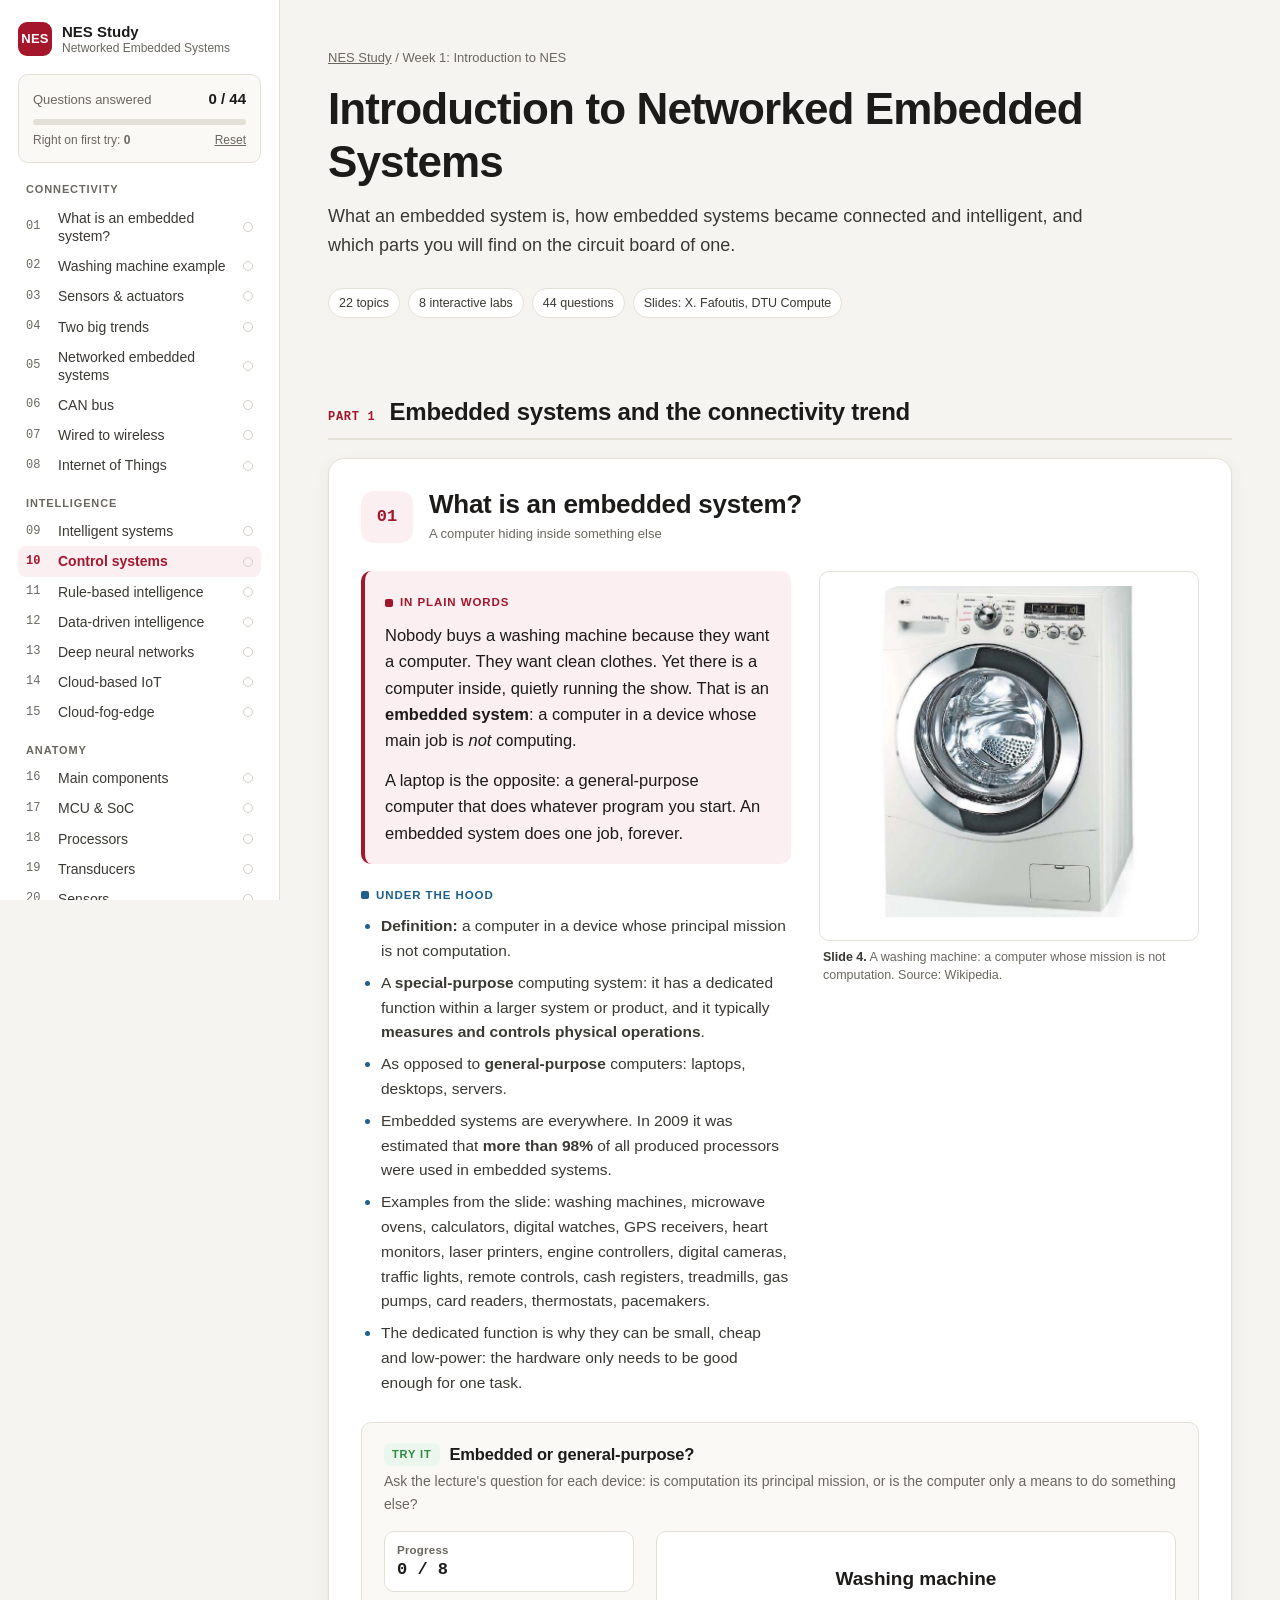
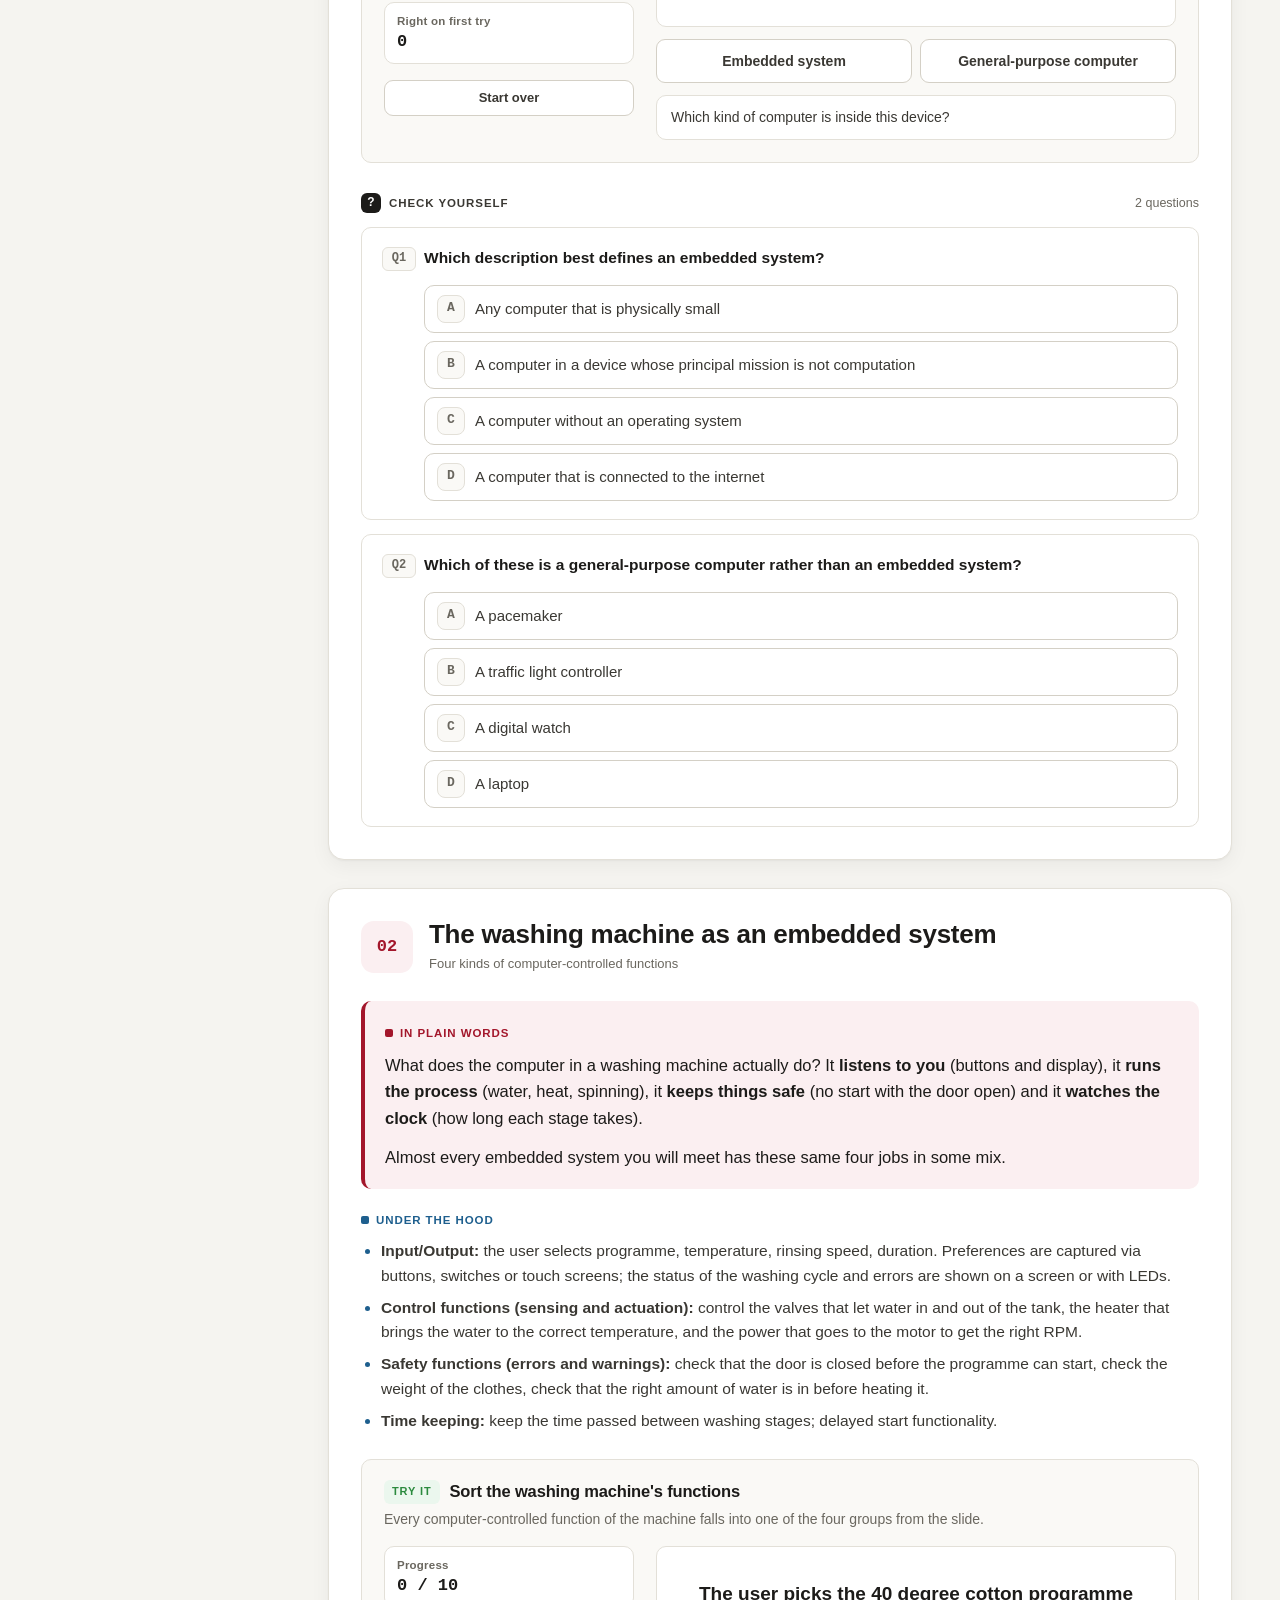
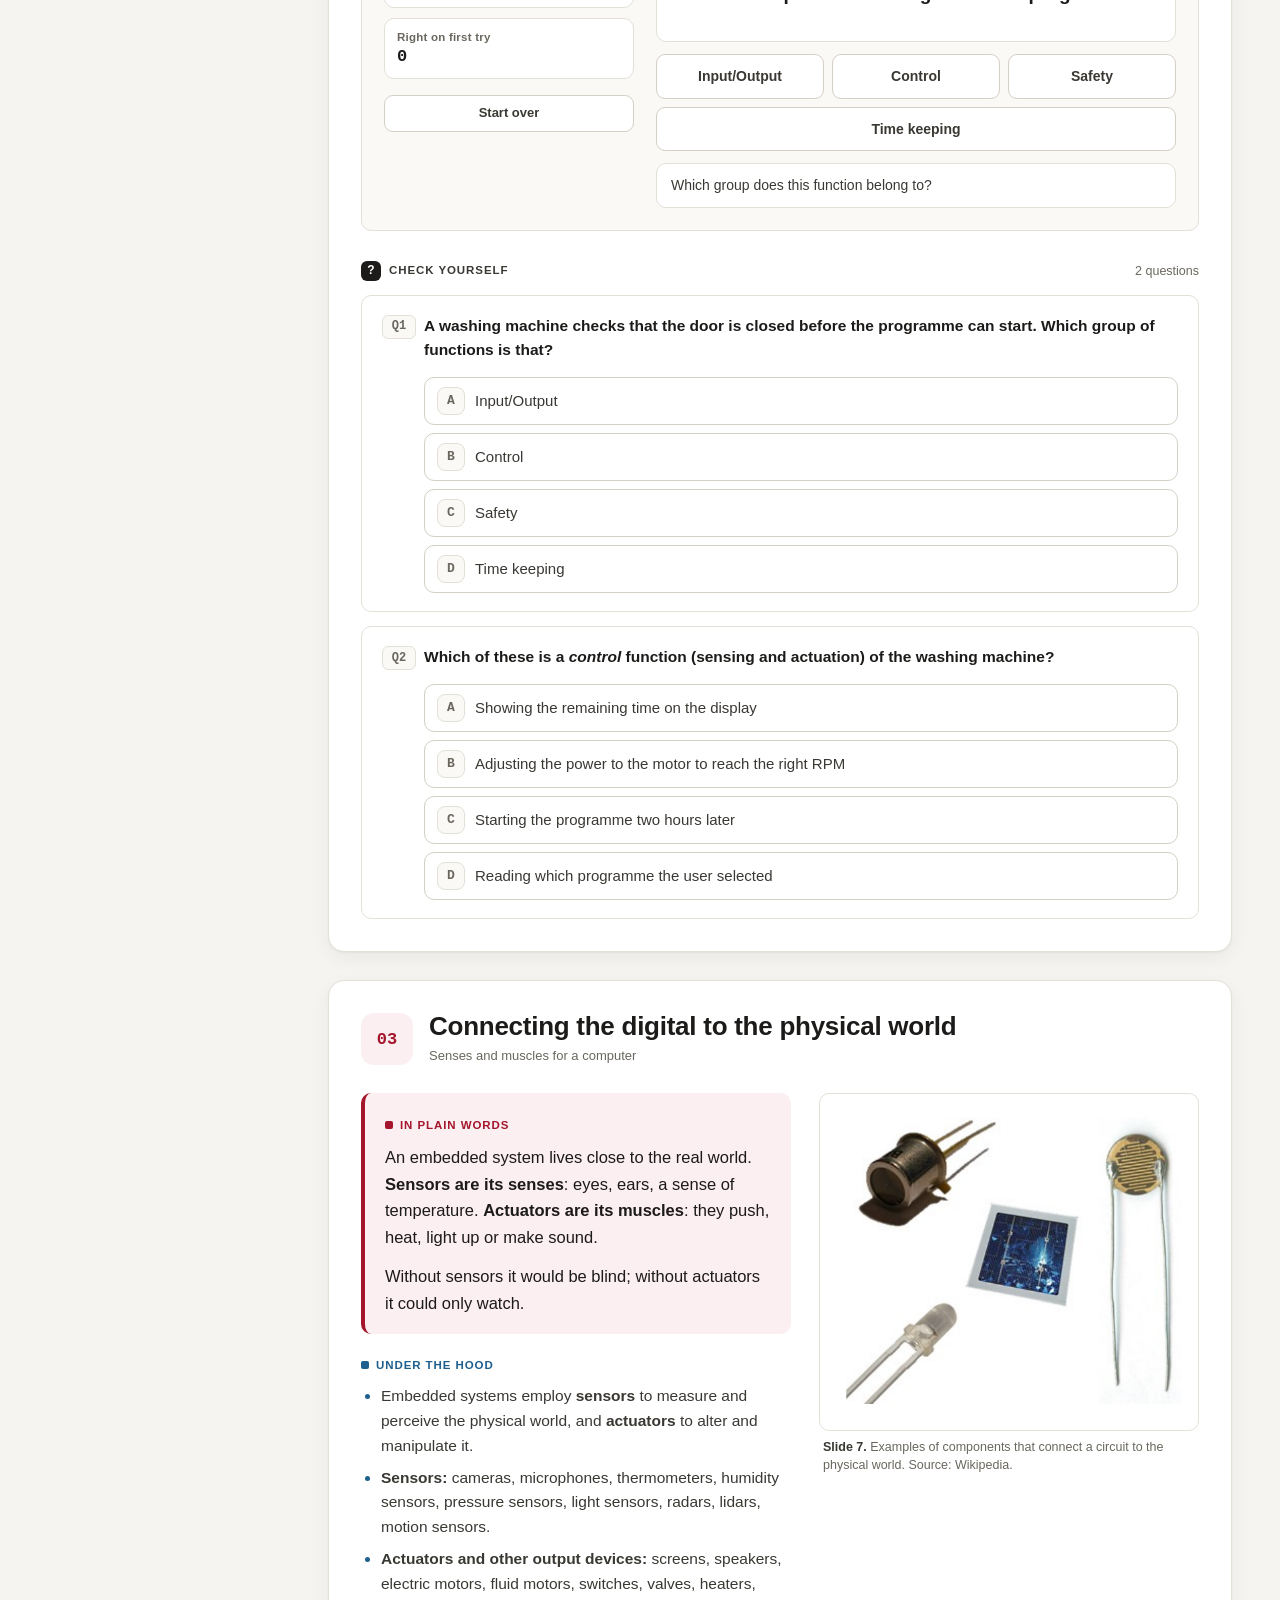
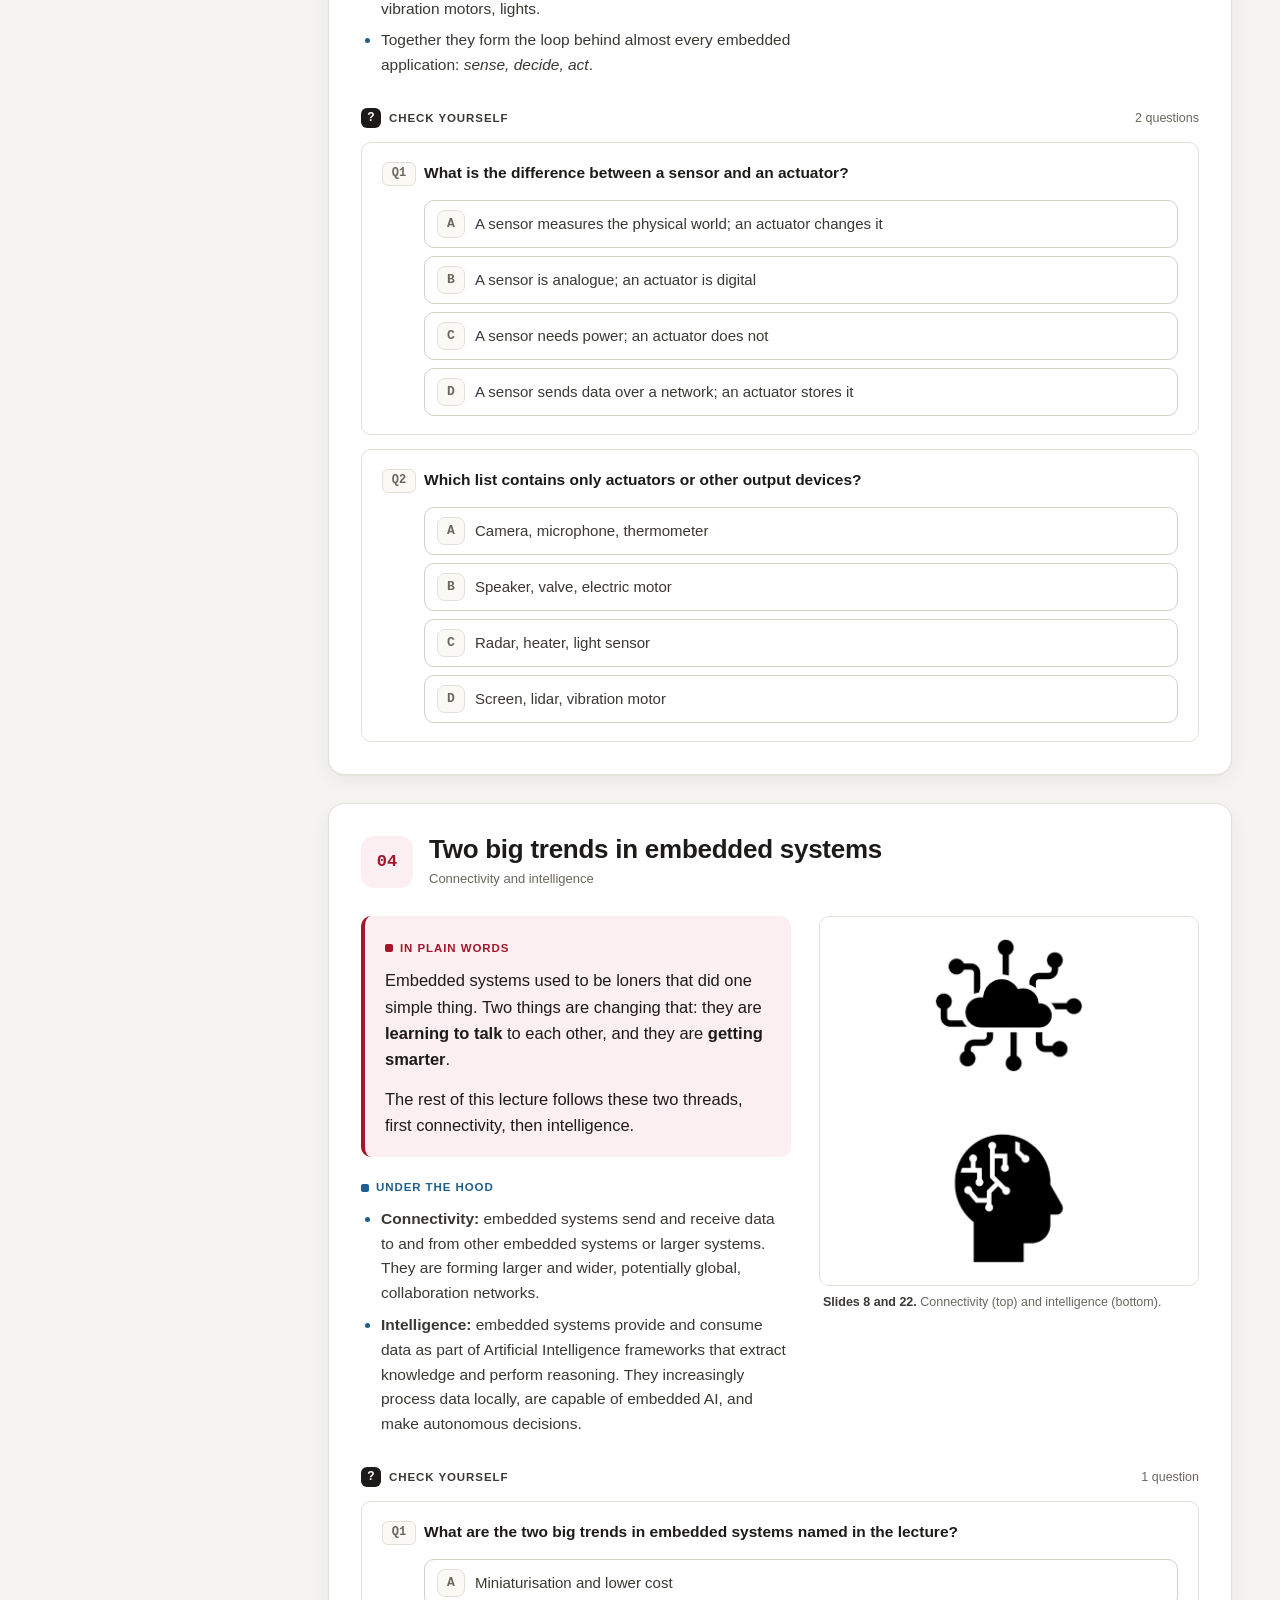
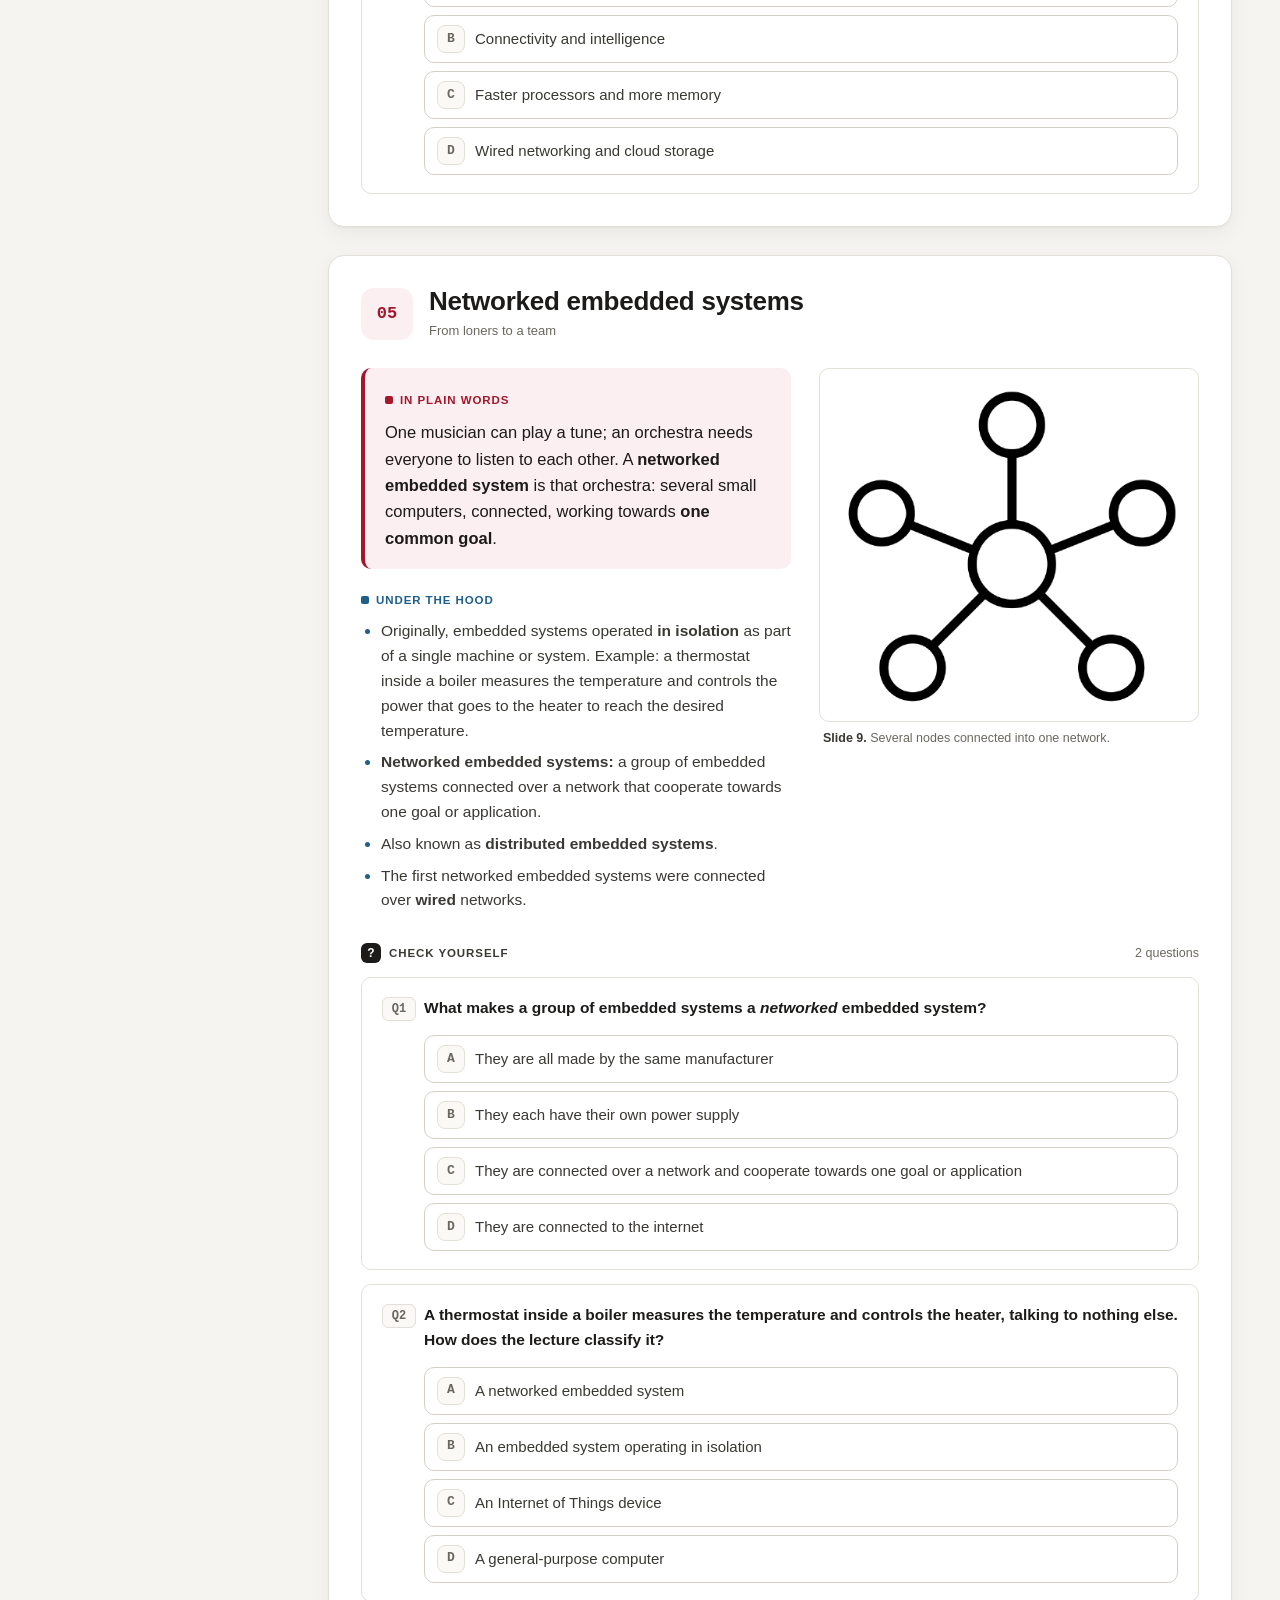
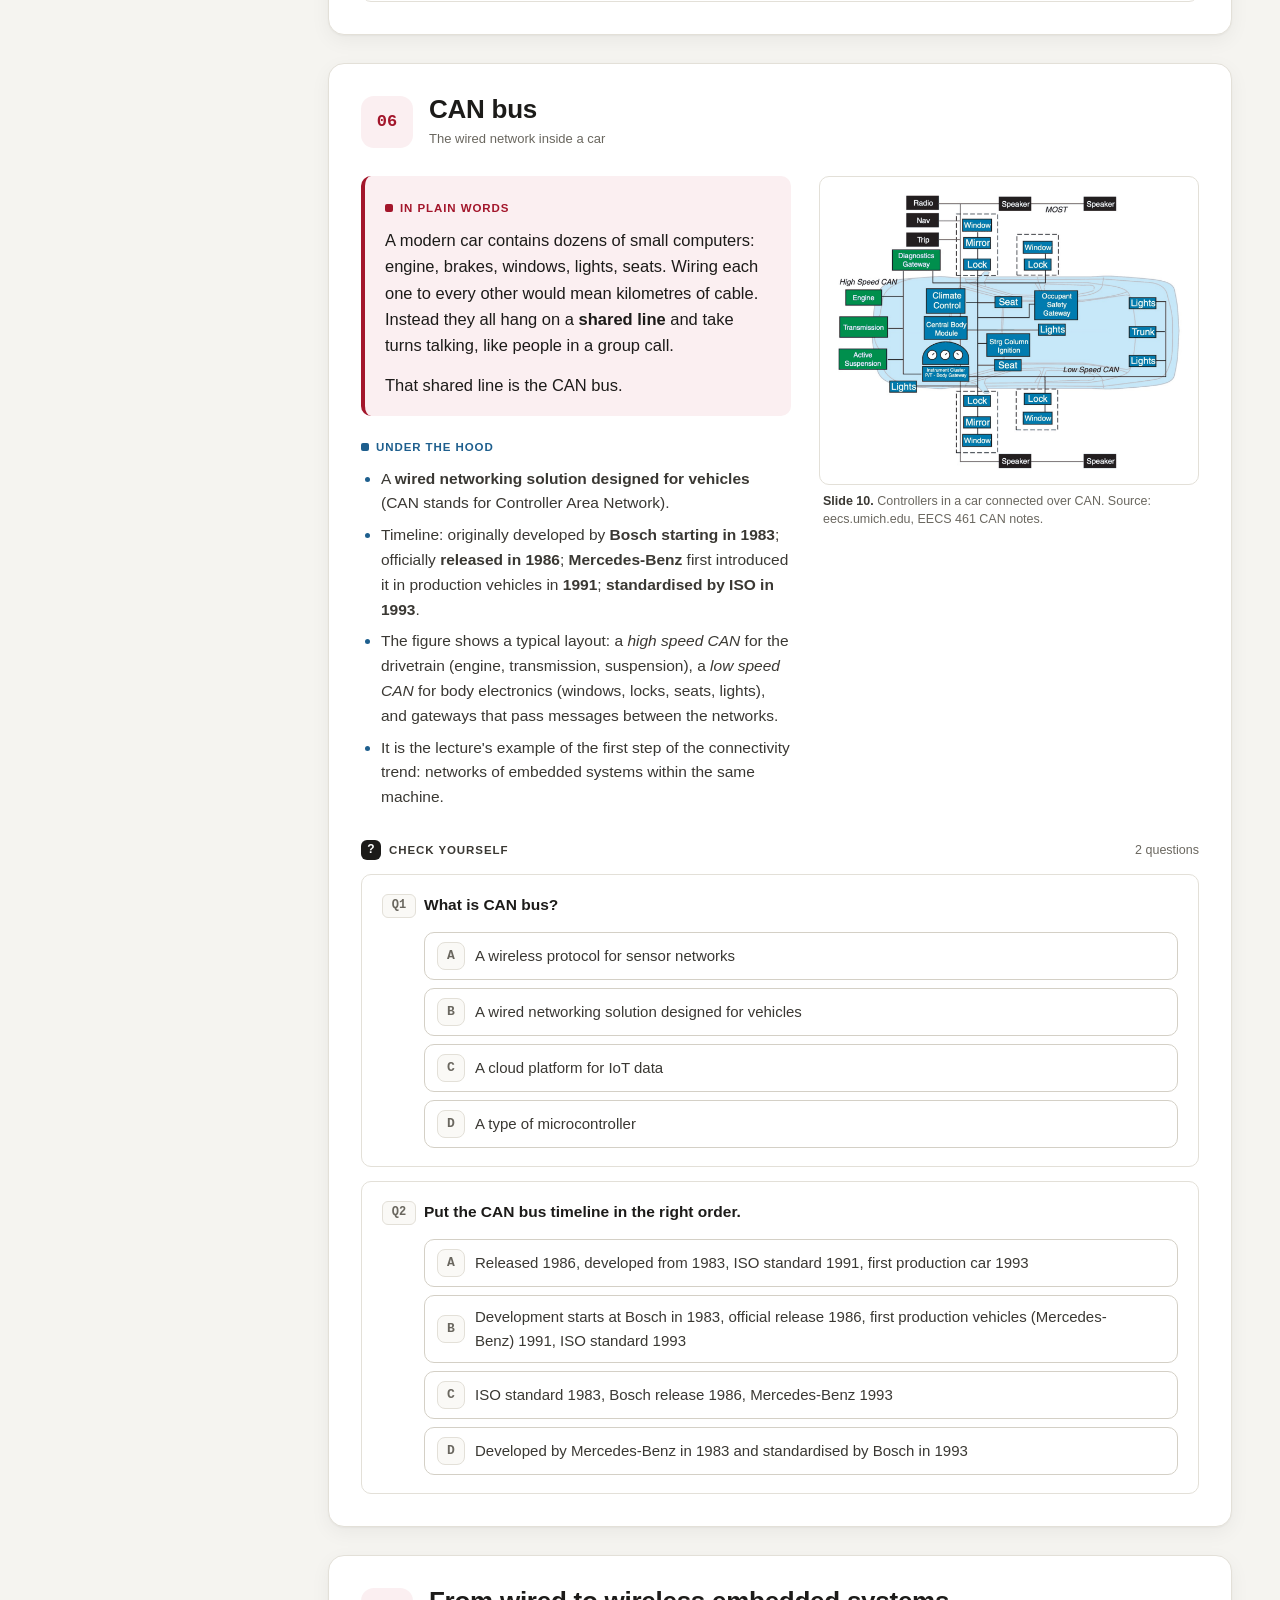
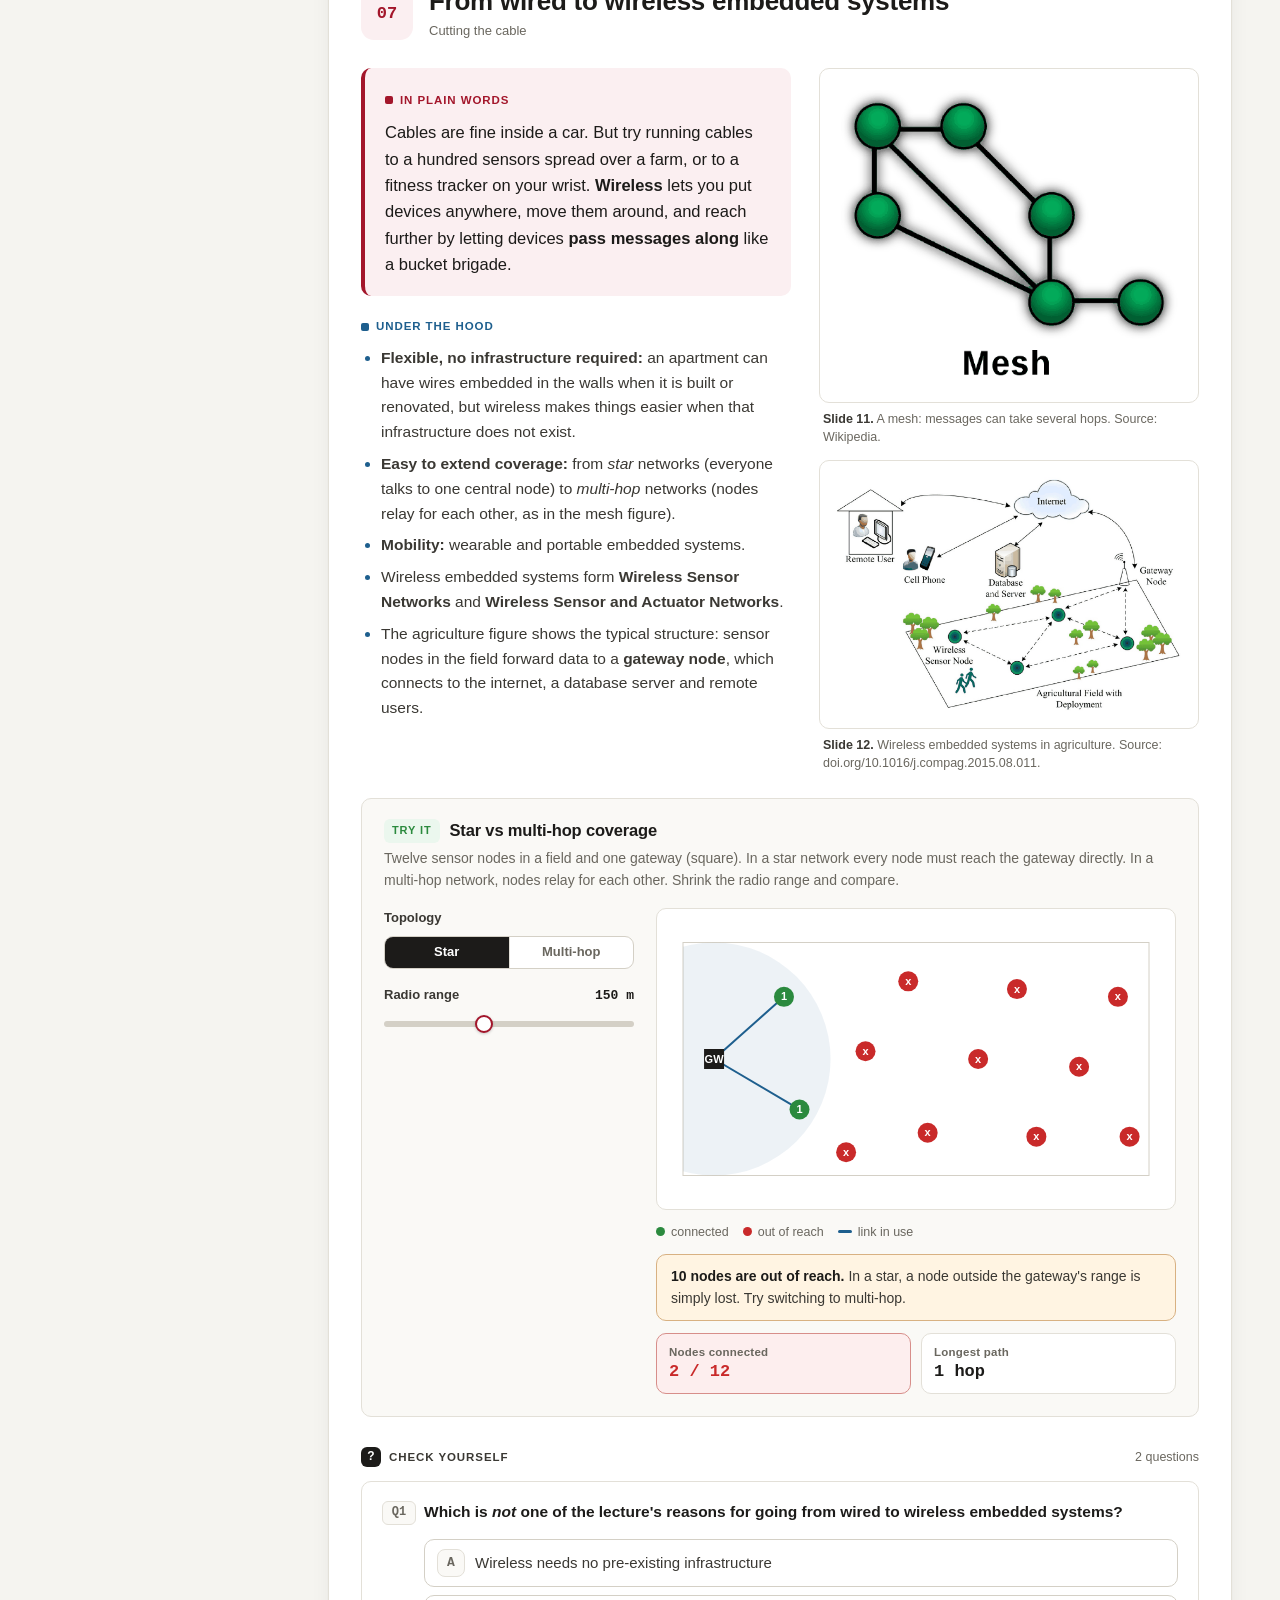
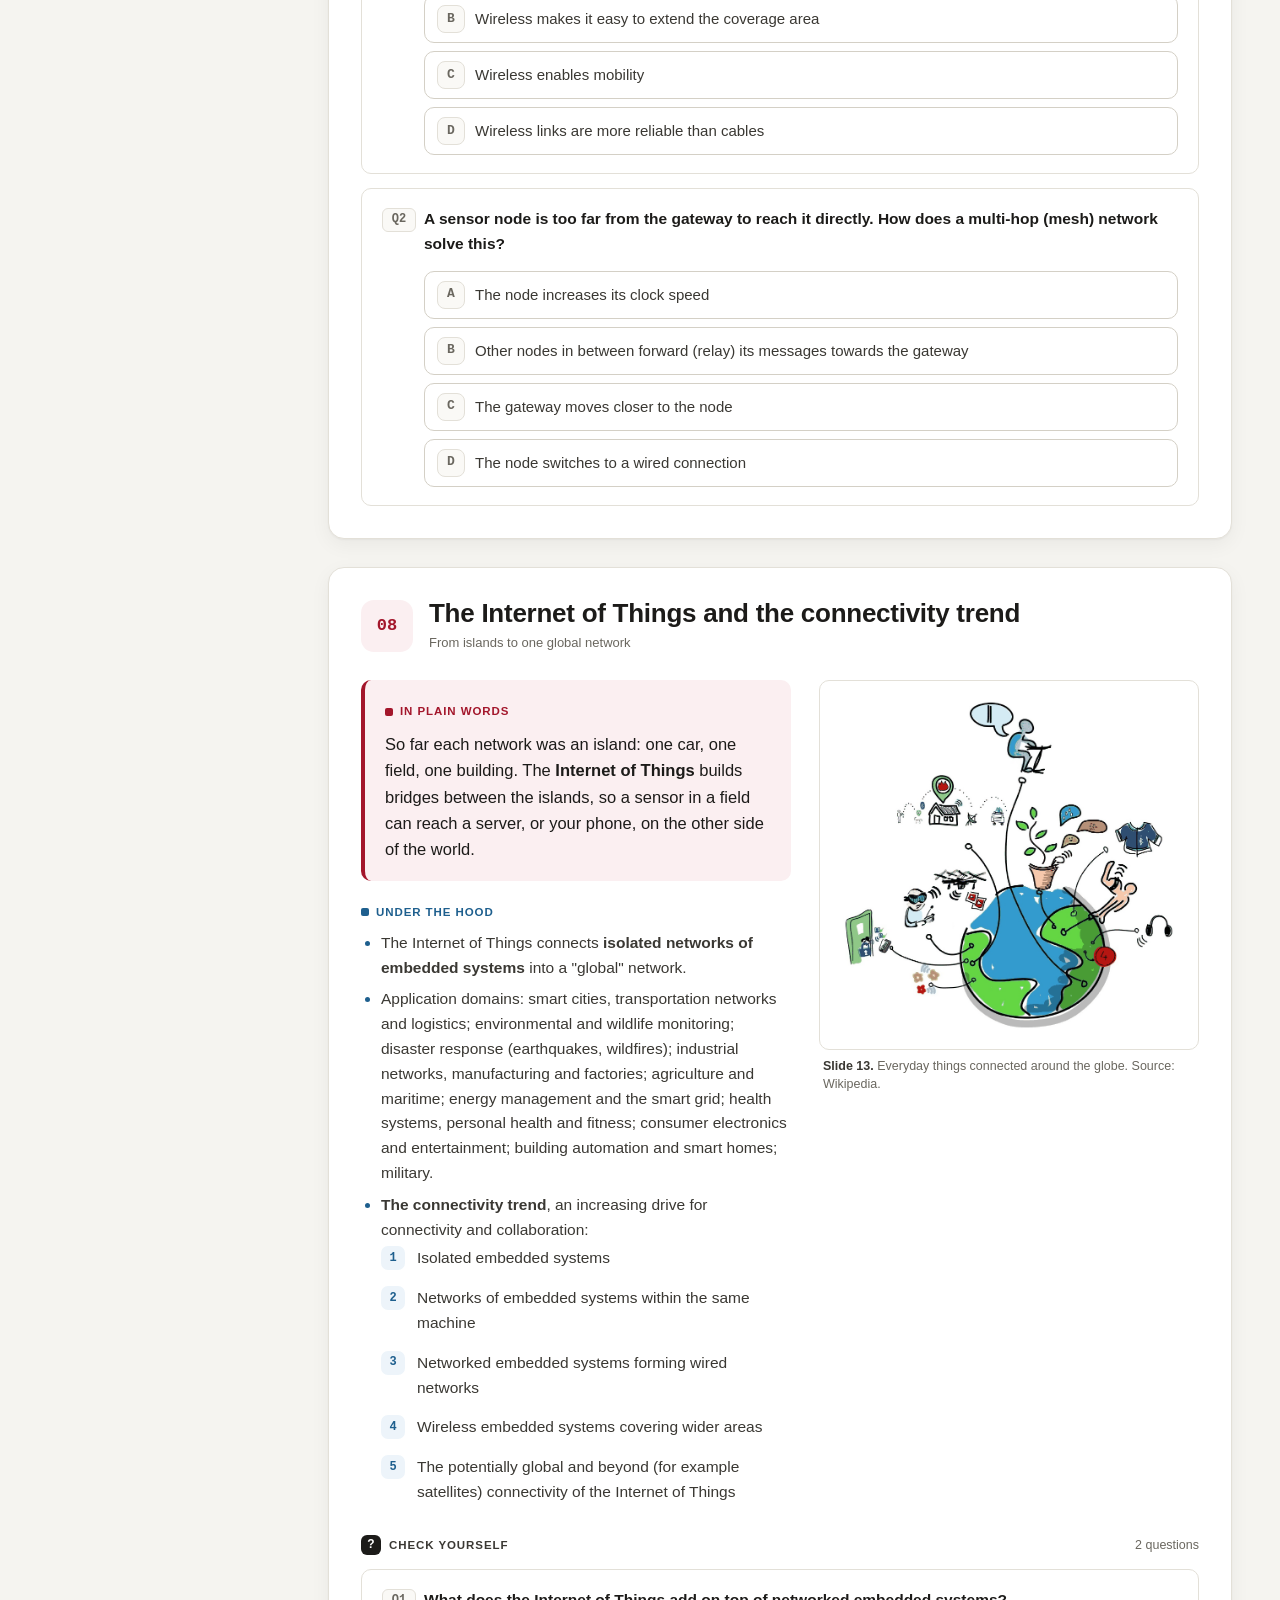
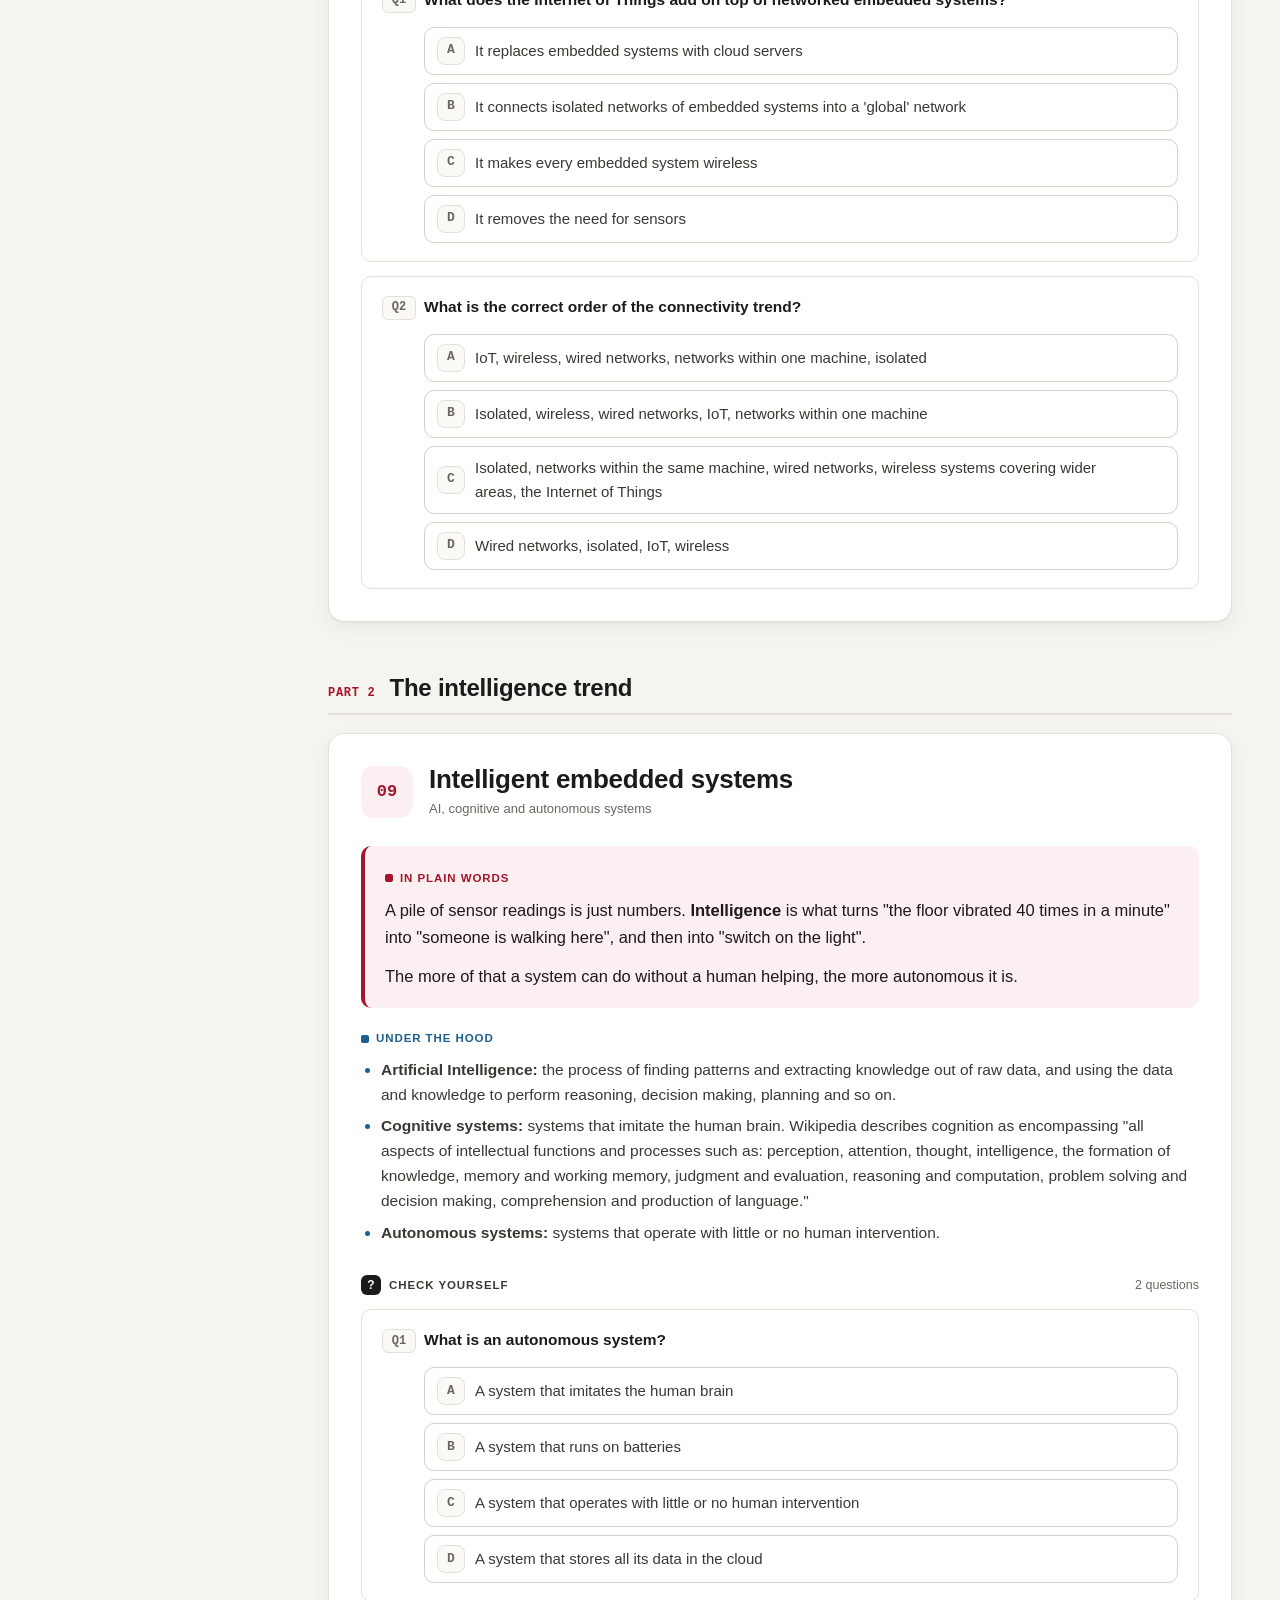
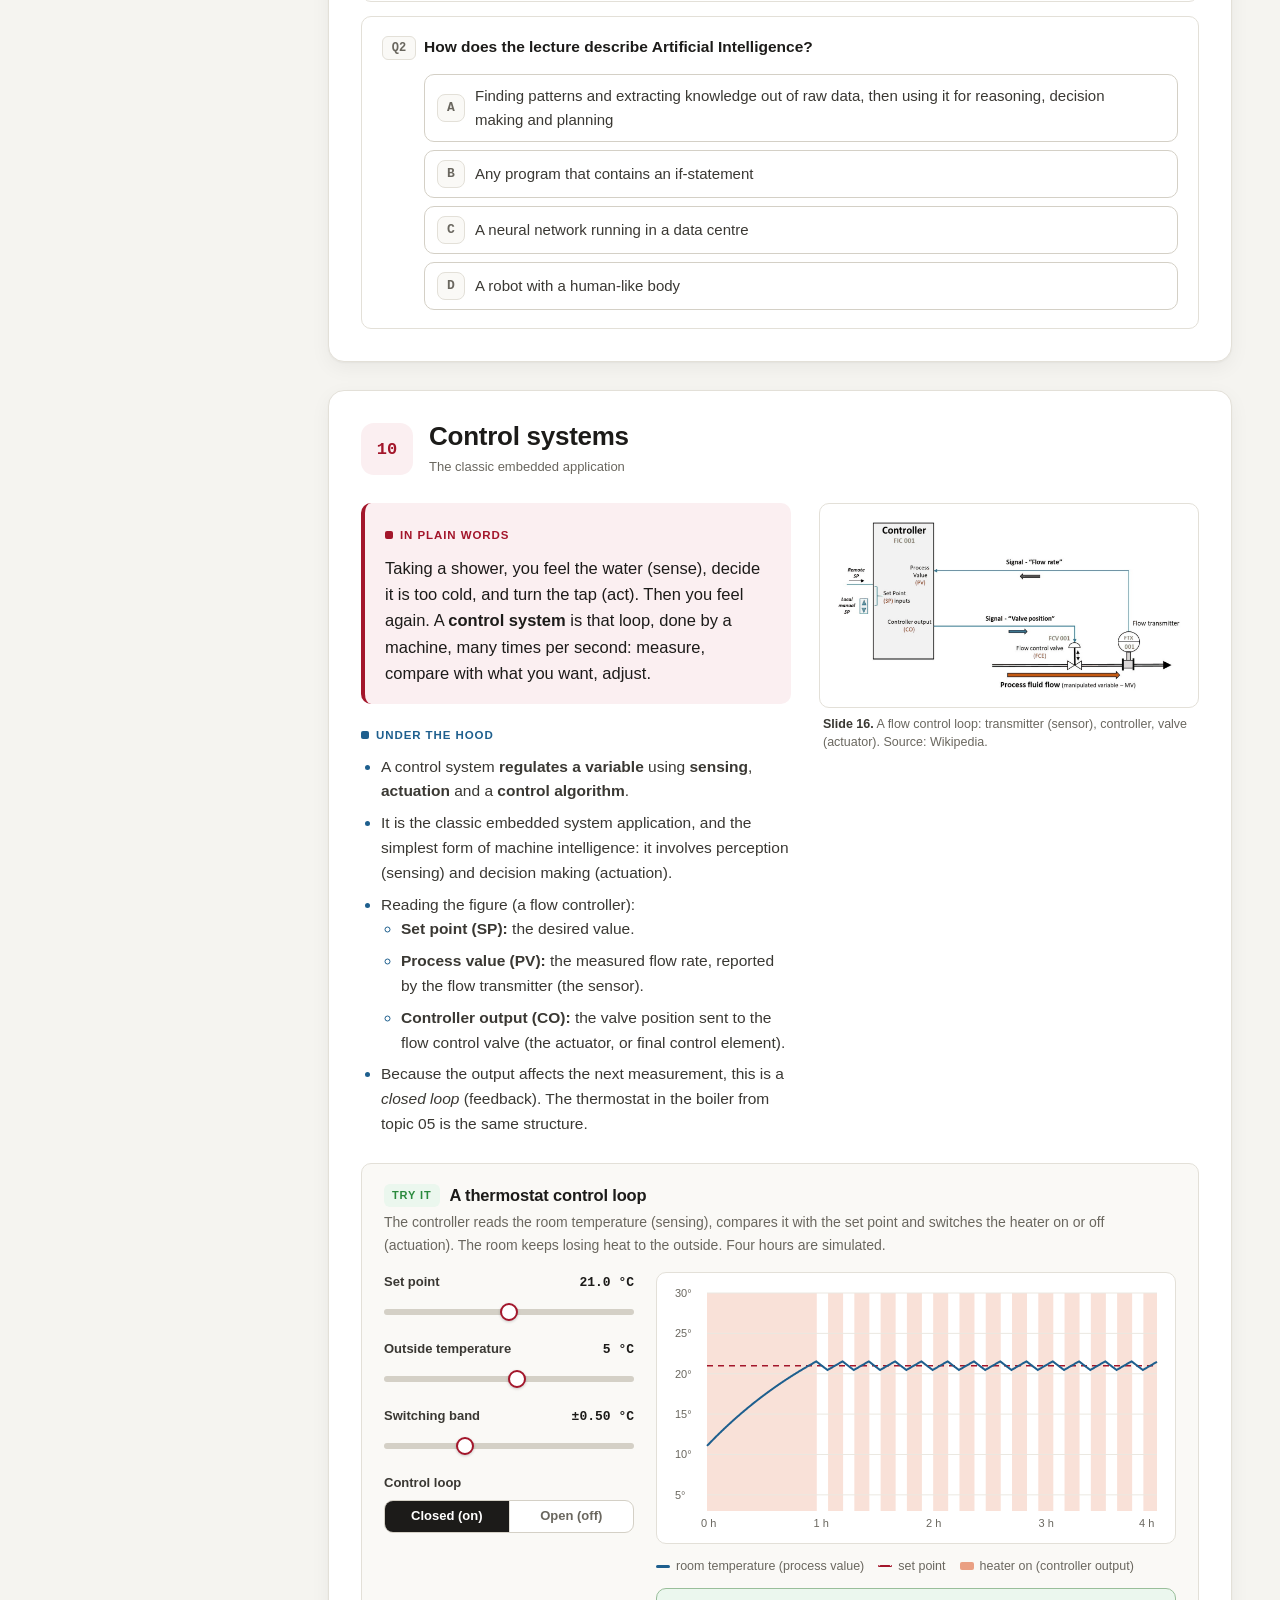
<file: site/nes-intro.html>
<!doctype html>
<html lang="en">
<head>
  <meta charset="utf-8">
  <meta name="viewport" content="width=device-width, initial-scale=1">
  <title>Introduction to NES · NES Study</title>
  <meta name="description" content="Interactive study page for the NES lecture introducing networked embedded systems: what embedded systems are, connectivity, intelligence, and the anatomy of an embedded system.">
  <link rel="icon" href="data:image/svg+xml,%3Csvg xmlns='http://www.w3.org/2000/svg' viewBox='0 0 32 32'%3E%3Crect width='32' height='32' rx='7' fill='%23a3162b'/%3E%3Cpath d='M7 21h5V11h8v10h5' stroke='white' stroke-width='3' fill='none' stroke-linejoin='round'/%3E%3C/svg%3E">
  <link rel="stylesheet" href="assets/css/style.css">
  <link rel="stylesheet" href="assets/css/nes-intro.css">
</head>
<body>

<header class="topbar">
  <button class="icon-btn" type="button" data-nav-toggle aria-label="Open contents">
    <svg viewBox="0 0 24 24" fill="none" stroke="currentColor" stroke-width="2" stroke-linecap="round"><path d="M4 6h16M4 12h16M4 18h16"/></svg>
    Contents
  </button>
  <span class="topbar-progress"><span data-progress-answered>0 / 0</span> answered</span>
</header>
<div class="scrim"></div>

<div class="shell">
  <aside class="sidebar" aria-label="Lecture contents">
    <a class="brand" href="index.html">
      <span class="brand-mark">NES</span>
      <span class="brand-text"><b>NES Study</b><span>Networked Embedded Systems</span></span>
    </a>

    <div class="progress-card">
      <div class="progress-row"><span>Questions answered</span><b data-progress-answered>0 / 0</b></div>
      <div class="progress-bar"><span data-progress-bar></span></div>
      <div class="progress-sub"><span>Right on first try: <b data-progress-first>0</b></span><button class="link-btn" type="button" data-quiz-reset>Reset</button></div>
    </div>

    <nav class="toc" data-toc></nav>

    <div class="sidebar-foot">
      <a class="icon-btn" href="index.html">
        <svg viewBox="0 0 24 24" fill="none" stroke="currentColor" stroke-width="2" stroke-linecap="round" stroke-linejoin="round"><path d="M15 18l-6-6 6-6"/></svg>
        All lectures
      </a>
      <button class="icon-btn" type="button" data-theme-toggle aria-label="Toggle dark mode">
        <svg viewBox="0 0 24 24" fill="none" stroke="currentColor" stroke-width="2" stroke-linecap="round" stroke-linejoin="round"><path d="M21 12.8A9 9 0 1 1 11.2 3a7 7 0 0 0 9.8 9.8z"/></svg>
        Theme
      </button>
    </div>
  </aside>

  <main class="main">
    <div class="content">

      <div class="hero">
        <div class="crumbs"><a href="index.html">NES Study</a> / Week 1: Introduction to NES</div>
        <h1>Introduction to Networked Embedded Systems</h1>
        <p class="hero-lead">What an embedded system is, how embedded systems became connected and intelligent, and which parts you will find on the circuit board of one.</p>
        <div class="hero-meta">
          <span class="chip">22 topics</span>
          <span class="chip">8 interactive labs</span>
          <span class="chip">44 questions</span>
          <span class="chip">Slides: X. Fafoutis, DTU Compute</span>
        </div>
      </div>

      <!-- ================================================================ -->
      <div class="part-head"><span class="part-label">Part 1</span><h2>Embedded systems and the connectivity trend</h2></div>

      <!-- 01 -->
      <section class="topic" id="what-is" data-part="Connectivity" data-short="What is an embedded system?">
        <header class="topic-head">
          <span class="topic-num">01</span>
          <div><h2>What is an embedded system?</h2><p class="kicker">A computer hiding inside something else</p></div>
        </header>
        <div class="topic-grid">
          <div class="explain">
            <div class="plain">
              <div class="block-label">In plain words</div>
              <p>Nobody buys a washing machine because they want a computer. They want clean clothes. Yet there is a computer inside, quietly running the show. That is an <strong>embedded system</strong>: a computer in a device whose main job is <em>not</em> computing.</p>
              <p>A laptop is the opposite: a general-purpose computer that does whatever program you start. An embedded system does one job, forever.</p>
            </div>
            <div class="tech">
              <div class="block-label">Under the hood</div>
              <ul>
                <li><strong>Definition:</strong> a computer in a device whose principal mission is not computation.</li>
                <li>A <strong>special-purpose</strong> computing system: it has a dedicated function within a larger system or product, and it typically <strong>measures and controls physical operations</strong>.</li>
                <li>As opposed to <strong>general-purpose</strong> computers: laptops, desktops, servers.</li>
                <li>Embedded systems are everywhere. In 2009 it was estimated that <strong>more than 98%</strong> of all produced processors were used in embedded systems.</li>
                <li>Examples from the slide: washing machines, microwave ovens, calculators, digital watches, GPS receivers, heart monitors, laser printers, engine controllers, digital cameras, traffic lights, remote controls, cash registers, treadmills, gas pumps, card readers, thermostats, pacemakers.</li>
                <li>The dedicated function is why they can be small, cheap and low-power: the hardware only needs to be good enough for one task.</li>
              </ul>
            </div>
          </div>
          <div class="figs">
            <figure class="fig">
              <div class="fig-frame"><img src="img/nes-intro/washing-machine.png" alt="A front-loading washing machine" width="541" height="691"></div>
              <figcaption><b>Slide 4.</b> A washing machine: a computer whose mission is not computation. Source: Wikipedia.</figcaption>
            </figure>
          </div>
        </div>
        <div data-lab="sort-embedded"></div>
        <div class="quiz" data-quiz="what-is"></div>
      </section>

      <!-- 02 -->
      <section class="topic" id="washing" data-part="Connectivity" data-short="Washing machine example">
        <header class="topic-head">
          <span class="topic-num">02</span>
          <div><h2>The washing machine as an embedded system</h2><p class="kicker">Four kinds of computer-controlled functions</p></div>
        </header>
        <div class="topic-grid" style="grid-template-columns:minmax(0,1fr)">
          <div class="explain">
            <div class="plain">
              <div class="block-label">In plain words</div>
              <p>What does the computer in a washing machine actually do? It <strong>listens to you</strong> (buttons and display), it <strong>runs the process</strong> (water, heat, spinning), it <strong>keeps things safe</strong> (no start with the door open) and it <strong>watches the clock</strong> (how long each stage takes).</p>
              <p>Almost every embedded system you will meet has these same four jobs in some mix.</p>
            </div>
            <div class="tech">
              <div class="block-label">Under the hood</div>
              <ul>
                <li><strong>Input/Output:</strong> the user selects programme, temperature, rinsing speed, duration. Preferences are captured via buttons, switches or touch screens; the status of the washing cycle and errors are shown on a screen or with LEDs.</li>
                <li><strong>Control functions (sensing and actuation):</strong> control the valves that let water in and out of the tank, the heater that brings the water to the correct temperature, and the power that goes to the motor to get the right RPM.</li>
                <li><strong>Safety functions (errors and warnings):</strong> check that the door is closed before the programme can start, check the weight of the clothes, check that the right amount of water is in before heating it.</li>
                <li><strong>Time keeping:</strong> keep the time passed between washing stages; delayed start functionality.</li>
              </ul>
            </div>
          </div>
        </div>
        <div data-lab="sort-washing"></div>
        <div class="quiz" data-quiz="washing"></div>
      </section>

      <!-- 03 -->
      <section class="topic" id="physical" data-part="Connectivity" data-short="Sensors &amp; actuators">
        <header class="topic-head">
          <span class="topic-num">03</span>
          <div><h2>Connecting the digital to the physical world</h2><p class="kicker">Senses and muscles for a computer</p></div>
        </header>
        <div class="topic-grid">
          <div class="explain">
            <div class="plain">
              <div class="block-label">In plain words</div>
              <p>An embedded system lives close to the real world. <strong>Sensors are its senses</strong>: eyes, ears, a sense of temperature. <strong>Actuators are its muscles</strong>: they push, heat, light up or make sound.</p>
              <p>Without sensors it would be blind; without actuators it could only watch.</p>
            </div>
            <div class="tech">
              <div class="block-label">Under the hood</div>
              <ul>
                <li>Embedded systems employ <strong>sensors</strong> to measure and perceive the physical world, and <strong>actuators</strong> to alter and manipulate it.</li>
                <li><strong>Sensors:</strong> cameras, microphones, thermometers, humidity sensors, pressure sensors, light sensors, radars, lidars, motion sensors.</li>
                <li><strong>Actuators and other output devices:</strong> screens, speakers, electric motors, fluid motors, switches, valves, heaters, vibration motors, lights.</li>
                <li>Together they form the loop behind almost every embedded application: <em>sense, decide, act</em>.</li>
              </ul>
            </div>
          </div>
          <div class="figs">
            <figure class="fig">
              <div class="fig-frame"><img src="img/nes-intro/sensors.png" alt="Several small electronic components" width="524" height="461"></div>
              <figcaption><b>Slide 7.</b> Examples of components that connect a circuit to the physical world. Source: Wikipedia.</figcaption>
            </figure>
          </div>
        </div>
        <div class="quiz" data-quiz="physical"></div>
      </section>

      <!-- 04 -->
      <section class="topic" id="trends" data-part="Connectivity" data-short="Two big trends">
        <header class="topic-head">
          <span class="topic-num">04</span>
          <div><h2>Two big trends in embedded systems</h2><p class="kicker">Connectivity and intelligence</p></div>
        </header>
        <div class="topic-grid">
          <div class="explain">
            <div class="plain">
              <div class="block-label">In plain words</div>
              <p>Embedded systems used to be loners that did one simple thing. Two things are changing that: they are <strong>learning to talk</strong> to each other, and they are <strong>getting smarter</strong>.</p>
              <p>The rest of this lecture follows these two threads, first connectivity, then intelligence.</p>
            </div>
            <div class="tech">
              <div class="block-label">Under the hood</div>
              <ul>
                <li><strong>Connectivity:</strong> embedded systems send and receive data to and from other embedded systems or larger systems. They are forming larger and wider, potentially global, collaboration networks.</li>
                <li><strong>Intelligence:</strong> embedded systems provide and consume data as part of Artificial Intelligence frameworks that extract knowledge and perform reasoning. They increasingly process data locally, are capable of embedded AI, and make autonomous decisions.</li>
              </ul>
            </div>
          </div>
          <div class="figs">
            <figure class="fig">
              <div class="fig-frame"><img src="img/nes-intro/trends.png" alt="Icons for connectivity (a cloud with links) and intelligence (a head with circuits)" width="334" height="694"></div>
              <figcaption><b>Slides 8 and 22.</b> Connectivity (top) and intelligence (bottom).</figcaption>
            </figure>
          </div>
        </div>
        <div class="quiz" data-quiz="trends"></div>
      </section>

      <!-- 05 -->
      <section class="topic" id="networked" data-part="Connectivity" data-short="Networked embedded systems">
        <header class="topic-head">
          <span class="topic-num">05</span>
          <div><h2>Networked embedded systems</h2><p class="kicker">From loners to a team</p></div>
        </header>
        <div class="topic-grid">
          <div class="explain">
            <div class="plain">
              <div class="block-label">In plain words</div>
              <p>One musician can play a tune; an orchestra needs everyone to listen to each other. A <strong>networked embedded system</strong> is that orchestra: several small computers, connected, working towards <strong>one common goal</strong>.</p>
            </div>
            <div class="tech">
              <div class="block-label">Under the hood</div>
              <ul>
                <li>Originally, embedded systems operated <strong>in isolation</strong> as part of a single machine or system. Example: a thermostat inside a boiler measures the temperature and controls the power that goes to the heater to reach the desired temperature.</li>
                <li><strong>Networked embedded systems:</strong> a group of embedded systems connected over a network that cooperate towards one goal or application.</li>
                <li>Also known as <strong>distributed embedded systems</strong>.</li>
                <li>The first networked embedded systems were connected over <strong>wired</strong> networks.</li>
              </ul>
            </div>
          </div>
          <div class="figs">
            <figure class="fig">
              <div class="fig-frame"><img src="img/nes-intro/star-network.png" alt="A central node connected to five surrounding nodes" width="449" height="416"></div>
              <figcaption><b>Slide 9.</b> Several nodes connected into one network.</figcaption>
            </figure>
          </div>
        </div>
        <div class="quiz" data-quiz="networked"></div>
      </section>

      <!-- 06 -->
      <section class="topic" id="can" data-part="Connectivity" data-short="CAN bus">
        <header class="topic-head">
          <span class="topic-num">06</span>
          <div><h2>CAN bus</h2><p class="kicker">The wired network inside a car</p></div>
        </header>
        <div class="topic-grid">
          <div class="explain">
            <div class="plain">
              <div class="block-label">In plain words</div>
              <p>A modern car contains dozens of small computers: engine, brakes, windows, lights, seats. Wiring each one to every other would mean kilometres of cable. Instead they all hang on a <strong>shared line</strong> and take turns talking, like people in a group call.</p>
              <p>That shared line is the CAN bus.</p>
            </div>
            <div class="tech">
              <div class="block-label">Under the hood</div>
              <ul>
                <li>A <strong>wired networking solution designed for vehicles</strong> (CAN stands for Controller Area Network).</li>
                <li>Timeline: originally developed by <strong>Bosch starting in 1983</strong>; officially <strong>released in 1986</strong>; <strong>Mercedes-Benz</strong> first introduced it in production vehicles in <strong>1991</strong>; <strong>standardised by ISO in 1993</strong>.</li>
                <li>The figure shows a typical layout: a <em>high speed CAN</em> for the drivetrain (engine, transmission, suspension), a <em>low speed CAN</em> for body electronics (windows, locks, seats, lights), and gateways that pass messages between the networks.</li>
                <li>It is the lecture's example of the first step of the connectivity trend: networks of embedded systems within the same machine.</li>
              </ul>
            </div>
          </div>
          <div class="figs">
            <figure class="fig">
              <div class="fig-frame"><img src="img/nes-intro/can-bus.png" alt="Diagram of a car with its controllers connected by high speed and low speed CAN buses" width="1300" height="1038"></div>
              <figcaption><b>Slide 10.</b> Controllers in a car connected over CAN. Source: eecs.umich.edu, EECS 461 CAN notes.</figcaption>
            </figure>
          </div>
        </div>
        <div class="quiz" data-quiz="can"></div>
      </section>

      <!-- 07 -->
      <section class="topic" id="wireless" data-part="Connectivity" data-short="Wired to wireless">
        <header class="topic-head">
          <span class="topic-num">07</span>
          <div><h2>From wired to wireless embedded systems</h2><p class="kicker">Cutting the cable</p></div>
        </header>
        <div class="topic-grid">
          <div class="explain">
            <div class="plain">
              <div class="block-label">In plain words</div>
              <p>Cables are fine inside a car. But try running cables to a hundred sensors spread over a farm, or to a fitness tracker on your wrist. <strong>Wireless</strong> lets you put devices anywhere, move them around, and reach further by letting devices <strong>pass messages along</strong> like a bucket brigade.</p>
            </div>
            <div class="tech">
              <div class="block-label">Under the hood</div>
              <ul>
                <li><strong>Flexible, no infrastructure required:</strong> an apartment can have wires embedded in the walls when it is built or renovated, but wireless makes things easier when that infrastructure does not exist.</li>
                <li><strong>Easy to extend coverage:</strong> from <em>star</em> networks (everyone talks to one central node) to <em>multi-hop</em> networks (nodes relay for each other, as in the mesh figure).</li>
                <li><strong>Mobility:</strong> wearable and portable embedded systems.</li>
                <li>Wireless embedded systems form <strong>Wireless Sensor Networks</strong> and <strong>Wireless Sensor and Actuator Networks</strong>.</li>
                <li>The agriculture figure shows the typical structure: sensor nodes in the field forward data to a <strong>gateway node</strong>, which connects to the internet, a database server and remote users.</li>
              </ul>
            </div>
          </div>
          <div class="figs">
            <figure class="fig">
              <div class="fig-frame"><img src="img/nes-intro/mesh.png" alt="Six nodes connected in a mesh topology" width="497" height="433"></div>
              <figcaption><b>Slide 11.</b> A mesh: messages can take several hops. Source: Wikipedia.</figcaption>
            </figure>
            <figure class="fig">
              <div class="fig-frame"><img src="img/nes-intro/agriculture.png" alt="Wireless sensor nodes in an agricultural field connected through a gateway to the internet, a server and remote users" width="1300" height="888"></div>
              <figcaption><b>Slide 12.</b> Wireless embedded systems in agriculture. Source: doi.org/10.1016/j.compag.2015.08.011.</figcaption>
            </figure>
          </div>
        </div>
        <div data-lab="coverage"></div>
        <div class="quiz" data-quiz="wireless"></div>
      </section>

      <!-- 08 -->
      <section class="topic" id="iot" data-part="Connectivity" data-short="Internet of Things">
        <header class="topic-head">
          <span class="topic-num">08</span>
          <div><h2>The Internet of Things and the connectivity trend</h2><p class="kicker">From islands to one global network</p></div>
        </header>
        <div class="topic-grid">
          <div class="explain">
            <div class="plain">
              <div class="block-label">In plain words</div>
              <p>So far each network was an island: one car, one field, one building. The <strong>Internet of Things</strong> builds bridges between the islands, so a sensor in a field can reach a server, or your phone, on the other side of the world.</p>
            </div>
            <div class="tech">
              <div class="block-label">Under the hood</div>
              <ul>
                <li>The Internet of Things connects <strong>isolated networks of embedded systems</strong> into a "global" network.</li>
                <li>Application domains: smart cities, transportation networks and logistics; environmental and wildlife monitoring; disaster response (earthquakes, wildfires); industrial networks, manufacturing and factories; agriculture and maritime; energy management and the smart grid; health systems, personal health and fitness; consumer electronics and entertainment; building automation and smart homes; military.</li>
                <li><strong>The connectivity trend</strong>, an increasing drive for connectivity and collaboration:
                  <ol class="steps">
                    <li>Isolated embedded systems</li>
                    <li>Networks of embedded systems within the same machine</li>
                    <li>Networked embedded systems forming wired networks</li>
                    <li>Wireless embedded systems covering wider areas</li>
                    <li>The potentially global and beyond (for example satellites) connectivity of the Internet of Things</li>
                  </ol></li>
              </ul>
            </div>
          </div>
          <div class="figs">
            <figure class="fig">
              <div class="fig-frame"><img src="img/nes-intro/iot.png" alt="Drawing of a globe with many everyday connected objects around it" width="810" height="807"></div>
              <figcaption><b>Slide 13.</b> Everyday things connected around the globe. Source: Wikipedia.</figcaption>
            </figure>
          </div>
        </div>
        <div class="quiz" data-quiz="iot"></div>
      </section>

      <!-- ================================================================ -->
      <div class="part-head"><span class="part-label">Part 2</span><h2>The intelligence trend</h2></div>

      <!-- 09 -->
      <section class="topic" id="intelligent" data-part="Intelligence" data-short="Intelligent systems">
        <header class="topic-head">
          <span class="topic-num">09</span>
          <div><h2>Intelligent embedded systems</h2><p class="kicker">AI, cognitive and autonomous systems</p></div>
        </header>
        <div class="topic-grid" style="grid-template-columns:minmax(0,1fr)">
          <div class="explain">
            <div class="plain">
              <div class="block-label">In plain words</div>
              <p>A pile of sensor readings is just numbers. <strong>Intelligence</strong> is what turns "the floor vibrated 40 times in a minute" into "someone is walking here", and then into "switch on the light".</p>
              <p>The more of that a system can do without a human helping, the more autonomous it is.</p>
            </div>
            <div class="tech">
              <div class="block-label">Under the hood</div>
              <ul>
                <li><strong>Artificial Intelligence:</strong> the process of finding patterns and extracting knowledge out of raw data, and using the data and knowledge to perform reasoning, decision making, planning and so on.</li>
                <li><strong>Cognitive systems:</strong> systems that imitate the human brain. Wikipedia describes cognition as encompassing "all aspects of intellectual functions and processes such as: perception, attention, thought, intelligence, the formation of knowledge, memory and working memory, judgment and evaluation, reasoning and computation, problem solving and decision making, comprehension and production of language."</li>
                <li><strong>Autonomous systems:</strong> systems that operate with little or no human intervention.</li>
              </ul>
            </div>
          </div>
        </div>
        <div class="quiz" data-quiz="intelligent"></div>
      </section>

      <!-- 10 -->
      <section class="topic" id="control" data-part="Intelligence" data-short="Control systems">
        <header class="topic-head">
          <span class="topic-num">10</span>
          <div><h2>Control systems</h2><p class="kicker">The classic embedded application</p></div>
        </header>
        <div class="topic-grid">
          <div class="explain">
            <div class="plain">
              <div class="block-label">In plain words</div>
              <p>Taking a shower, you feel the water (sense), decide it is too cold, and turn the tap (act). Then you feel again. A <strong>control system</strong> is that loop, done by a machine, many times per second: measure, compare with what you want, adjust.</p>
            </div>
            <div class="tech">
              <div class="block-label">Under the hood</div>
              <ul>
                <li>A control system <strong>regulates a variable</strong> using <strong>sensing</strong>, <strong>actuation</strong> and a <strong>control algorithm</strong>.</li>
                <li>It is the classic embedded system application, and the simplest form of machine intelligence: it involves perception (sensing) and decision making (actuation).</li>
                <li>Reading the figure (a flow controller):
                  <ul>
                    <li><strong>Set point (SP):</strong> the desired value.</li>
                    <li><strong>Process value (PV):</strong> the measured flow rate, reported by the flow transmitter (the sensor).</li>
                    <li><strong>Controller output (CO):</strong> the valve position sent to the flow control valve (the actuator, or final control element).</li>
                  </ul></li>
                <li>Because the output affects the next measurement, this is a <em>closed loop</em> (feedback). The thermostat in the boiler from topic 05 is the same structure.</li>
              </ul>
            </div>
          </div>
          <div class="figs">
            <figure class="fig">
              <div class="fig-frame"><img src="img/nes-intro/control-loop.png" alt="Flow control loop: controller with set point and process value, flow transmitter, and flow control valve" width="1300" height="647"></div>
              <figcaption><b>Slide 16.</b> A flow control loop: transmitter (sensor), controller, valve (actuator). Source: Wikipedia.</figcaption>
            </figure>
          </div>
        </div>
        <div data-lab="control"></div>
        <div class="quiz" data-quiz="control"></div>
      </section>

      <!-- 11 -->
      <section class="topic" id="rules" data-part="Intelligence" data-short="Rule-based intelligence">
        <header class="topic-head">
          <span class="topic-num">11</span>
          <div><h2>Rule-based machine intelligence</h2><p class="kicker">Deduction: if this, then that</p></div>
        </header>
        <div class="topic-grid" style="grid-template-columns:minmax(0,1fr)">
          <div class="explain">
            <div class="plain">
              <div class="block-label">In plain words</div>
              <p>The simplest way to make a machine "smart" is to give it a rulebook: <strong>if this happens, then do that</strong>. The machine never guesses. It checks the conditions and, if they all hold, does what the rule says.</p>
              <p>A human wrote the rules, so the machine is exactly as clever as its rulebook.</p>
            </div>
            <div class="tech">
              <div class="block-label">Under the hood</div>
              <ul>
                <li><strong>Deductive reasoning:</strong> derive conclusions from rules and axioms. Example: "All humans are mortal", "Alice is human", therefore "Alice is mortal".</li>
                <li>It can be formulated as <strong>"if-then" statements</strong>: "if X is human, then X is mortal".</li>
                <li>This is how intelligence and automation are built in many networked embedded systems. Building automation example:
                  <div class="formula">IF motion sensor inside room detects movement<br>AND time is between 9 am and 5 pm<br>AND room temperature is lower than 19 degrees<br>THEN turn on room heating</div></li>
                <li>Note that the rule combines <em>several</em> sensors (motion, clock, temperature) and an actuator (heating), possibly in different devices: a networked embedded system.</li>
                <li>Strength: predictable and easy to explain. Weakness: someone has to think of every rule in advance.</li>
              </ul>
            </div>
          </div>
        </div>
        <div data-lab="rules"></div>
        <div class="quiz" data-quiz="rules"></div>
      </section>

      <!-- 12 -->
      <section class="topic" id="data-driven" data-part="Intelligence" data-short="Data-driven intelligence">
        <header class="topic-head">
          <span class="topic-num">12</span>
          <div><h2>Data-driven machine intelligence</h2><p class="kicker">Induction: learning from examples</p></div>
        </header>
        <div class="topic-grid" style="grid-template-columns:minmax(0,1fr)">
          <div class="explain">
            <div class="plain">
              <div class="block-label">In plain words</div>
              <p>The other way round: instead of being handed the rules, <strong>look at lots of examples and work out the pattern yourself</strong>. You have only ever seen white swans, so you expect the next swan to be white.</p>
              <p>That usually works, and it is how you learn most things. But one black swan proves you wrong.</p>
            </div>
            <div class="tech">
              <div class="block-label">Under the hood</div>
              <ul>
                <li><strong>Inductive reasoning:</strong> derive models from observations. Example: "All swans we have seen are white", therefore "All swans are white", therefore "I predict that an unknown swan we have not seen is also white".</li>
                <li>In relatively <strong>simple</strong> problems we can hand-craft models out of observations that have high predictive power. Example: using Newton's laws to predict the exact location of a planet in the future.</li>
                <li>In more <strong>complex</strong> problems we instruct machines to find a model that explains the input data, and use it to predict future data. That is <strong>machine learning</strong>.</li>
                <li>Compare with topic 11: deduction goes from rules to conclusions and is certain; induction goes from observations to a model and is only as good as the data.</li>
              </ul>
            </div>
          </div>
        </div>
        <div class="quiz" data-quiz="data-driven"></div>
      </section>

      <!-- 13 -->
      <section class="topic" id="dnn" data-part="Intelligence" data-short="Deep neural networks">
        <header class="topic-head">
          <span class="topic-num">13</span>
          <div><h2>Deep (artificial) neural networks</h2><p class="kicker">Powerful, hungry models</p></div>
        </header>
        <div class="topic-grid">
          <div class="explain">
            <div class="plain">
              <div class="block-label">In plain words</div>
              <p>A deep neural network is a huge pattern-finder. Show it millions of examples and it discovers patterns far too complicated for a person to write down as rules.</p>
              <p>The catch: it is <strong>hungry</strong>. It needs enormous amounts of data and computing power. Guess who produces the data: networks of sensors.</p>
            </div>
            <div class="tech">
              <div class="block-label">Under the hood</div>
              <ul>
                <li>Very good at constructing <strong>complex models with high predictive power</strong> based on observations.</li>
                <li>Require <strong>a lot of computing power</strong>.</li>
                <li>Require <strong>a lot of observations</strong> (input data).</li>
                <li>Enabled by advances in <strong>cloud computing</strong> and <strong>big data</strong>.</li>
                <li>In this context, networked embedded systems play the role of <strong>(big) data generators</strong>.</li>
                <li>The figure shows the structure: layers of simple units, each connected to the units of the next layer. "Deep" refers to having many such layers.</li>
              </ul>
            </div>
          </div>
          <div class="figs">
            <figure class="fig">
              <div class="fig-frame"><img src="img/nes-intro/dnn.png" alt="A neural network with five fully connected layers" width="952" height="641"></div>
              <figcaption><b>Slide 19.</b> A deep neural network. Source: doi.org/10.1109/ACCESS.2020.3009819.</figcaption>
            </figure>
          </div>
        </div>
        <div class="quiz" data-quiz="dnn"></div>
      </section>

      <!-- 14 -->
      <section class="topic" id="cloud" data-part="Intelligence" data-short="Cloud-based IoT">
        <header class="topic-head">
          <span class="topic-num">14</span>
          <div><h2>Cloud-based IoT systems</h2><p class="kicker">Send everything to the data centre?</p></div>
        </header>
        <div class="topic-grid">
          <div class="explain">
            <div class="plain">
              <div class="block-label">In plain words</div>
              <p>The obvious design: the small devices just collect data and send it all to a giant computer far away, <strong>the cloud</strong>, which does the thinking.</p>
              <p>It is like phoning an expert for every decision. The expert is brilliant, but the call costs money, takes time, fails when there is no signal, and you have to tell them everything.</p>
            </div>
            <div class="tech">
              <div class="block-label">Under the hood</div>
              <ul>
                <li><strong>Advantages:</strong> lots of computing power; lots of storage; possible to train really accurate but very resource-consuming deep learning models.</li>
                <li><strong>Disadvantages:</strong>
                  <ul>
                    <li><em>Cost:</em> it is expensive to transfer, store and process lots of data.</li>
                    <li><em>Latency:</em> may be prohibitive for delay-sensitive use cases.</li>
                    <li><em>Dependency on infrastructure:</em> no-coverage zones.</li>
                    <li><em>Privacy:</em> potentially sensitive data goes to third parties.</li>
                  </ul></li>
                <li>For a battery-powered device there is a further cost hidden in the first point: every transmitted byte costs radio energy.</li>
              </ul>
            </div>
          </div>
          <div class="figs">
            <figure class="fig">
              <div class="fig-frame"><img src="img/nes-intro/cloud-iot.png" alt="Devices of the Internet of Things connected through networks to cloud computing" width="659" height="617"></div>
              <figcaption><b>Slide 20.</b> Things connected to the cloud. Source: doi.org/10.1016/j.future.2016.11.031.</figcaption>
            </figure>
          </div>
        </div>
        <div class="quiz" data-quiz="cloud"></div>
      </section>

      <!-- 15 -->
      <section class="topic" id="continuum" data-part="Intelligence" data-short="Cloud-fog-edge">
        <header class="topic-head">
          <span class="topic-num">15</span>
          <div><h2>The cloud-fog-edge continuum</h2><p class="kicker">Put the thinking where it fits best</p></div>
        </header>
        <div class="topic-grid">
          <div class="explain">
            <div class="plain">
              <div class="block-label">In plain words</div>
              <p>You do not phone a specialist to decide whether to pull your hand off a hot stove. Your reflexes handle that on the spot (<strong>edge</strong>). For something harder you ask a colleague down the hall (<strong>fog</strong>). Only for the really big questions do you consult the distant expert (<strong>cloud</strong>).</p>
            </div>
            <div class="tech">
              <div class="block-label">Under the hood</div>
              <ul>
                <li>Computing and AI are <strong>distributed in a cloud-fog-edge continuum</strong>, as needed by the applications.</li>
                <li><strong>Embedded AI (tier 1, the devices):</strong> AI comes to the embedded systems themselves (inference, and even training). They become more autonomous: sensing, knowledge extraction, planning, decision making.</li>
                <li><strong>Local fog servers (tier 2):</strong> employed when more computing power or data fusion is needed. They are privately owned or offered as a service.</li>
                <li><strong>Cloud data centres (tier 3):</strong> used for really demanding tasks, for example training natural language processing models.</li>
                <li>Each step towards the edge answers one of the cloud's disadvantages from topic 14: less data to transfer, lower latency, less dependency on coverage, and data that stays local.</li>
              </ul>
            </div>
          </div>
          <div class="figs">
            <figure class="fig">
              <div class="fig-frame"><img src="img/nes-intro/continuum.png" alt="Three tiers: cloud data centre, fog gateways and nodes, IoT sensors and actuators" width="1022" height="780"></div>
              <figcaption><b>Slide 21.</b> Tier 3 cloud, tier 2 fog, tier 1 IoT end devices. Source: doi.org/10.1109/ACCESS.2020.3032388.</figcaption>
            </figure>
          </div>
        </div>
        <div data-lab="placement"></div>
        <div class="quiz" data-quiz="continuum"></div>
      </section>

      <!-- ================================================================ -->
      <div class="part-head"><span class="part-label">Part 3</span><h2>Anatomy of an embedded system</h2></div>

      <!-- 16 -->
      <section class="topic" id="anatomy" data-part="Anatomy" data-short="Main components">
        <header class="topic-head">
          <span class="topic-num">16</span>
          <div><h2>The main components of an embedded system</h2><p class="kicker">What is on the circuit board?</p></div>
        </header>
        <div class="topic-grid">
          <div class="explain">
            <div class="plain">
              <div class="block-label">In plain words</div>
              <p>Open up almost any smart gadget and you find the same cast: a <strong>brain</strong> (the main chip), <strong>senses</strong> (sensors), <strong>muscles</strong> (actuators), a <strong>face</strong> for the user (LEDs, buttons, a screen), and a <strong>stomach</strong> (the power supply).</p>
              <p>The remaining topics look at each of them in turn.</p>
            </div>
            <div class="tech">
              <div class="block-label">Under the hood</div>
              <ul>
                <li><strong>System-on-Chip (SoC):</strong> CPU, RAM, flash, I/O interfaces and radio in a single chip.</li>
                <li><strong>Sensors</strong>, <strong>actuators</strong> and the <strong>user interface</strong> (LEDs, buttons, buzzers, screens) are attached to the SoC through <code>GPIO</code>, <code>ADC</code>, <code>UART</code>, <code>SPI</code> and <code>I2C</code>.</li>
                <li><strong>Power source:</strong> a battery or an energy harvester.</li>
                <li>The photo shows all of this on a real wearable board a few centimetres long: the SoC, two accelerometers and a gyroscope (sensors), an LED (output), flash memory (storage), a printed antenna, a voltage regulator, a wireless charger with its charging coil (power), and serial and programming interfaces (connectors).</li>
              </ul>
            </div>
          </div>
          <div class="figs">
            <figure class="fig">
              <div class="fig-frame"><img src="img/nes-intro/anatomy.png" alt="Block diagram: SoC with CPU, RAM, flash, I/O interfaces and radio, connected to sensors, actuators and user interface, plus a power source" width="1300" height="691"></div>
              <figcaption><b>Slide 24.</b> Anatomy of an embedded system.</figcaption>
            </figure>
            <figure class="fig">
              <div class="fig-frame"><img src="img/nes-intro/board.png" alt="Photo of a small circuit board with labelled components" width="1300" height="573"></div>
              <figcaption><b>Slide 36.</b> The same components on a real board.</figcaption>
            </figure>
          </div>
        </div>
        <div class="quiz" data-quiz="anatomy"></div>
      </section>

      <!-- 17 -->
      <section class="topic" id="soc" data-part="Anatomy" data-short="MCU &amp; SoC">
        <header class="topic-head">
          <span class="topic-num">17</span>
          <div><h2>Microcontrollers (MCU) and Systems-on-Chip (SoC)</h2><p class="kicker">A whole computer in one chip</p></div>
        </header>
        <div class="topic-grid">
          <div class="explain">
            <div class="plain">
              <div class="block-label">In plain words</div>
              <p>A desktop PC has a processor, memory and connectors spread over a big board. A <strong>microcontroller</strong> squeezes all of that into a single chip the size of a fingernail.</p>
              <p>A <strong>System-on-Chip</strong> goes one step further and adds the extras too: storage, a radio, sometimes even sensors. One chip, (almost) the whole product.</p>
            </div>
            <div class="tech">
              <div class="block-label">Under the hood</div>
              <ul>
                <li><strong>MCU:</strong> a small computer in a chip: processor (CPU), RAM, and input/output peripherals.</li>
                <li><strong>SoC:</strong> an MCU (processor, RAM, I/O) plus non-volatile storage (flash memory), network interfaces (a wireless radio), other processing units (GPU, DSP, accelerators) and integrated sensors.</li>
                <li><strong>Example SoC: the CC2650 by Texas Instruments.</strong> It contains:
                  <ul>
                    <li>an ARM-based CPU (a Cortex-M3 in the figure);</li>
                    <li>memory: RAM, cache, ROM and flash;</li>
                    <li>a wireless module with its own dedicated CPU and RAM (the RF core with a Cortex-M0);</li>
                    <li>a sensor controller, including a 12-bit ADC;</li>
                    <li>various controllers for interfaces (I2C, UART, SPI, GPIOs) and various timers;</li>
                    <li>a crypto module, an integrated temperature sensor and battery monitor, and Direct Memory Access (DMA).</li>
                  </ul></li>
              </ul>
            </div>
          </div>
          <div class="figs">
            <figure class="fig">
              <div class="fig-frame"><img src="img/nes-intro/mcu-chip.png" alt="A Microchip PIC microcontroller soldered on a circuit board" width="537" height="541"></div>
              <figcaption><b>Slide 25.</b> A microcontroller on a board. Source: Wikipedia.</figcaption>
            </figure>
            <figure class="fig">
              <div class="fig-frame tall"><img src="img/nes-intro/cc2650.png" alt="Block diagram of the CC26xx wireless MCU: main CPU, RF core, general peripherals, sensor controller" width="911" height="1133"></div>
              <figcaption><b>Slide 26.</b> Inside the CC2650. Source: CC2650 datasheet, Texas Instruments.</figcaption>
            </figure>
          </div>
        </div>
        <div class="quiz" data-quiz="soc"></div>
      </section>

      <!-- 18 -->
      <section class="topic" id="processors" data-part="Anatomy" data-short="Processors">
        <header class="topic-head">
          <span class="topic-num">18</span>
          <div><h2>Processors</h2><p class="kicker">Architectures and the ARM Cortex families</p></div>
        </header>
        <div class="topic-grid">
          <div class="explain">
            <div class="plain">
              <div class="block-label">In plain words</div>
              <p>Engines come in sizes: a scooter, a family car, a truck. Processors do too. A tiny sensor that sleeps most of the day needs a scooter engine, not a truck engine.</p>
              <p>Most of the "engines" in embedded devices are designed by one company, <strong>ARM</strong>, which does not build chips itself but sells the blueprints to chip makers.</p>
            </div>
            <div class="tech">
              <div class="block-label">Under the hood</div>
              <ul>
                <li>Processors come in <strong>8-bit, 16-bit, 32-bit and 64-bit</strong> architectures.</li>
                <li>Popular architectures and vendors: <strong>AVR</strong> (Atmel), <strong>PIC</strong> (Microchip), <strong>MSP</strong> (Texas Instruments), <strong>STM</strong> (ST Microelectronics).</li>
                <li><strong>ARM</strong> licenses CPUs to chip vendors. Its Cortex processors come in three series:
                  <ul>
                    <li><strong>Cortex-A:</strong> generic applications. Application processors with an MMU that support Linux or a mobile operating system.</li>
                    <li><strong>Cortex-R:</strong> real-time.</li>
                    <li><strong>Cortex-M:</strong> embedded, low-power: microcontrollers and deeply embedded devices.</li>
                  </ul></li>
                <li>In the figure, capability and performance grow upwards: the M series sits at the bottom, R in the middle, A at the top.</li>
              </ul>
            </div>
          </div>
          <div class="figs">
            <figure class="fig">
              <div class="fig-frame"><img src="img/nes-intro/arm-processors.png" alt="ARM processor families arranged by capability: Cortex-M, Cortex-R and Cortex-A" width="1281" height="790"></div>
              <figcaption><b>Slide 27.</b> ARM processor families by capability. Source: Cortex-M for Beginners, ARM.</figcaption>
            </figure>
          </div>
        </div>
        <div class="quiz" data-quiz="processors"></div>
      </section>

      <!-- 19 -->
      <section class="topic" id="transducers" data-part="Anatomy" data-short="Transducers">
        <header class="topic-head">
          <span class="topic-num">19</span>
          <div><h2>Transducers: sensors and actuators</h2><p class="kicker">Translators between electricity and the world</p></div>
        </header>
        <div class="topic-grid">
          <div class="explain">
            <div class="plain">
              <div class="block-label">In plain words</div>
              <p>A chip only speaks electricity. The world speaks sound, light, heat and motion. A <strong>transducer</strong> is the translator between the two.</p>
              <p>A microphone translates sound into electricity (a sensor); a loudspeaker translates electricity back into sound (an actuator). Same idea, opposite direction.</p>
            </div>
            <div class="tech">
              <div class="block-label">Under the hood</div>
              <ul>
                <li>Sensors and actuators are <strong>transducers</strong>: they convert a signal from one form of energy to another.</li>
                <li><strong>Input transducers</strong> convert a physical quantity into an electrical signal: <em>sensors</em> (accelerometer, thermometer, microphone, camera).</li>
                <li><strong>Output transducers</strong> convert an electrical signal into a physical quantity: <em>actuators and other output devices</em> (motors, heaters, speakers, LEDs).</li>
                <li>Types of transducers, named after the other form of energy involved: <strong>electromechanical</strong>, <strong>electromagnetic</strong>, <strong>electrochemical</strong>, <strong>electroacoustic</strong>, <strong>electro-optical</strong>, <strong>thermoelectric</strong>.</li>
              </ul>
            </div>
          </div>
          <div class="figs">
            <figure class="fig">
              <div class="fig-frame"><img src="img/nes-intro/transducers.png" alt="A microphone feeding a processor chip feeding a loudspeaker" width="904" height="195"></div>
              <figcaption><b>Slide 28.</b> Input transducer, processor, output transducer.</figcaption>
            </figure>
          </div>
        </div>
        <div data-lab="sort-transducers"></div>
        <div class="quiz" data-quiz="transducers"></div>
      </section>

      <!-- 20 -->
      <section class="topic" id="sensors" data-part="Anatomy" data-short="Sensors">
        <header class="topic-head">
          <span class="topic-num">20</span>
          <div><h2>Sensors: analogue and digital</h2><p class="kicker">From a wiggling voltage to ready-made numbers</p></div>
        </header>
        <div class="topic-grid">
          <div class="explain">
            <div class="plain">
              <div class="block-label">In plain words</div>
              <p>A basic (analogue) sensor just produces a voltage that goes up and down with whatever it measures. The main chip still has to turn that voltage into a number.</p>
              <p>A <strong>digital sensor</strong> is the convenient version: the measuring part, the converter and a tiny controller are packed in one chip, and it hands you finished numbers.</p>
            </div>
            <div class="tech">
              <div class="block-label">Under the hood</div>
              <ul>
                <li><strong>Analogue sensors</strong> produce an electrical signal that correlates with a physical phenomenon. To be processed by a digital system, an <strong>Analogue-to-Digital Converter (ADC)</strong> is needed.</li>
                <li><strong>Digital sensors</strong> are analogue sensors packed in a chip with an ADC and a controller.</li>
                <li>The figure shows the inside of the ADXL362 accelerometer: a 3-axis MEMS sensor, amplifier, demodulators and antialiasing filters, a <strong>12-bit ADC</strong>, and digital logic with a FIFO and an <strong>SPI</strong> interface (pins MOSI, MISO, CS, SCLK) plus interrupt pins.</li>
                <li>Types of sensors:
                  <ul>
                    <li><em>Electromechanical:</em> accelerometer, gyroscope, flow meters, air pressure.</li>
                    <li><em>Electromagnetic:</em> magnetometer, contact sensors, radar.</li>
                    <li><em>Electrochemical:</em> pH, gas sensors, chemical detection.</li>
                    <li><em>Electroacoustic:</em> microphone, ultrasound, piezoelectric sensors.</li>
                    <li><em>Electro-optical:</em> camera, infrared camera, light sensor, PIR, lidar, heart rate (PPG).</li>
                    <li><em>Thermoelectric:</em> temperature sensor, body temperature.</li>
                  </ul></li>
              </ul>
            </div>
          </div>
          <div class="figs">
            <figure class="fig">
              <div class="fig-frame"><img src="img/nes-intro/adxl362.png" alt="Block diagram of the ADXL362: MEMS sensor, filters, 12-bit ADC, digital logic and SPI" width="1300" height="502"></div>
              <figcaption><b>Slide 29.</b> A digital sensor: analogue front end, ADC and digital interface in one chip. Source: ADXL362 datasheet, Analog Devices.</figcaption>
            </figure>
          </div>
        </div>
        <div class="quiz" data-quiz="sensors"></div>
      </section>

      <!-- 21 -->
      <section class="topic" id="actuators" data-part="Anatomy" data-short="Actuators &amp; other I/O">
        <header class="topic-head">
          <span class="topic-num">21</span>
          <div><h2>Actuators, output devices and other I/O components</h2><p class="kicker">Making things happen</p></div>
        </header>
        <div class="topic-grid">
          <div class="explain">
            <div class="plain">
              <div class="block-label">In plain words</div>
              <p>Output is the way back: from numbers to something you can see, hear or feel. For simple things a switch is enough (LED on, LED off). For complicated outputs like a screen, the main chip does not steer every pixel itself: it sends short commands to a <strong>helper chip</strong> that does the fiddly work.</p>
            </div>
            <div class="tech">
              <div class="block-label">Under the hood</div>
              <ul>
                <li><strong>Actuators and output devices</strong> control or manipulate a physical quantity with an electric signal.</li>
                <li>To be controlled by a digital system they need a <strong>switch</strong>, a <strong>Digital-to-Analogue Converter (DAC)</strong>, a <strong>signal generator</strong> or a <strong>modulator</strong>.</li>
                <li><strong>Controller chips</strong> implement a command interface to control the physical output. The figure shows the SSD1306, which drives a 128 x 64 display panel.</li>
                <li>Types of actuators and output devices: <em>electromechanical</em> (motors, valves, vibration motor), <em>electroacoustic</em> (loudspeaker), <em>electro-optical</em> (screen, LEDs), <em>thermoelectric</em> (heater).</li>
                <li><strong>Other input/output components:</strong>
                  <ul>
                    <li><em>External storage:</em> flash memory chips, SD cards.</li>
                    <li><em>Connectors and interfaces:</em> jacks, pin headers, sockets; antenna connectors and printed antennas; jumpers and solder bridges.</li>
                  </ul></li>
              </ul>
            </div>
          </div>
          <div class="figs">
            <figure class="fig">
              <div class="fig-frame"><img src="img/nes-intro/ssd1306.png" alt="SSD1306 controller chip connected to a 128 by 64 display panel" width="1100" height="874"></div>
              <figcaption><b>Slide 31.</b> The SSD1306 controller chip driving a display panel. Source: SSD1306 datasheet, Solomon Systech.</figcaption>
            </figure>
          </div>
        </div>
        <div class="quiz" data-quiz="actuators"></div>
      </section>

      <!-- 22 -->
      <section class="topic" id="power" data-part="Anatomy" data-short="Power management">
        <header class="topic-head">
          <span class="topic-num">22</span>
          <div><h2>Power management</h2><p class="kicker">Regulators, converters, charging and harvesting</p></div>
        </header>
        <div class="topic-grid" style="grid-template-columns:minmax(0,1fr)">
          <div class="explain">
            <div class="plain">
              <div class="block-label">In plain words</div>
              <p>Chips are picky eaters: they want a steady voltage, and different chips want different ones. A battery is anything but steady: it sags as it empties. <strong>Power management</strong> is the kitchen in between, turning whatever the source delivers into exactly what each component needs.</p>
              <p>It also takes care of refilling: charging the battery or collecting energy from the surroundings.</p>
            </div>
            <div class="tech">
              <div class="block-label">Under the hood</div>
              <ul>
                <li>Embedded systems are typically powered by <strong>DC sources</strong>: batteries, or the mains through rectification. The power source is typically <strong>noisy and imperfect</strong>.</li>
                <li><strong>Voltage regulators</strong> automatically maintain a constant output voltage.
                  <ul>
                    <li><em>Linear voltage regulator:</em> linear voltage adjustment; dissipates power (the excess becomes heat).</li>
                    <li><em>Switching regulator:</em> rapid on/off switching; more efficient.</li>
                  </ul></li>
                <li><strong>Voltage converters (DC-to-DC)</strong> convert a source from one voltage to another, because components may need to be powered at different voltage levels.
                  <ul>
                    <li><em>Step-down (buck) converter:</em> output voltage lower than the input voltage.</li>
                    <li><em>Step-up (boost) converter:</em> output voltage higher than the input voltage.</li>
                  </ul></li>
                <li><strong>Battery charging:</strong> a battery charger (for example via USB), or an inductive wireless power receiver (for example Qi).</li>
                <li><strong>Energy harvesting:</strong> a solar power manager, an RF power manager, and so on.</li>
                <li>Why linear regulators waste power: the same current flows in and out, so the share that reaches the load is at best
                  <div class="formula">efficiency (linear) &asymp; V<sub>out</sub> / V<sub>in</sub> <span class="eq-note">9 V down to 3.3 V: only about 37%</span></div></li>
              </ul>
            </div>
          </div>
        </div>
        <div data-lab="regulator"></div>
        <div class="quiz" data-quiz="power"></div>
      </section>

      <!-- ================================================================ -->
      <section class="topic" id="cheat-sheet" data-toc-extra="Summary">
        <header class="topic-head">
          <span class="topic-num">&Sigma;</span>
          <div><h2>Summary</h2><p class="kicker">The lecture on one card</p></div>
        </header>
        <div class="cheat">
          <div class="cheat-item"><h3>Embedded system</h3><p>A computer in a device whose principal mission is not computation. Special-purpose; measures and controls physical operations. More than 98% of processors (2009 estimate).</p></div>
          <div class="cheat-item"><h3>Four function groups</h3><p>Input/Output, control (sensing and actuation), safety (errors and warnings), time keeping.</p></div>
          <div class="cheat-item"><h3>Sensors and actuators</h3><p>Sensors measure the physical world; actuators alter it. Both are transducers: input transducers and output transducers.</p></div>
          <div class="cheat-item"><h3>Networked embedded systems</h3><p>A group of embedded systems connected over a network, cooperating towards one goal. Also called distributed embedded systems.</p></div>
          <div class="cheat-item"><h3>Connectivity trend</h3><p>Isolated, networks within one machine (CAN bus: 1983, 1986, 1991, 1993), wired networks, wireless (star to multi-hop, mobility), Internet of Things.</p></div>
          <div class="cheat-item"><h3>Machine intelligence</h3><p>Control systems: sensing, actuation, control algorithm. Rule-based: deduction, if-then. Data-driven: induction, machine learning, deep neural networks.</p></div>
          <div class="cheat-item"><h3>Cloud: pros and cons</h3><p>Pros: computing power, storage, accurate large models. Cons: cost, latency, dependency on infrastructure, privacy.</p></div>
          <div class="cheat-item"><h3>Cloud-fog-edge continuum</h3><p>Embedded AI on the devices, fog servers for more compute or data fusion, cloud data centres for the really demanding tasks.</p></div>
          <div class="cheat-item"><h3>MCU vs SoC</h3><p>MCU: CPU, RAM, I/O peripherals. SoC: MCU plus flash, radio, other processing units, integrated sensors (example: CC2650).</p></div>
          <div class="cheat-item"><h3>ARM Cortex series</h3><p>A: generic applications. R: real-time. M: embedded, low-power. ARM licenses its CPUs to chip vendors.</p></div>
          <div class="cheat-item"><h3>Signal conversion</h3><p>Analogue sensor needs an ADC. Digital sensor: sensor, ADC and controller in one chip. Actuators need a switch, DAC, signal generator or modulator.</p></div>
          <div class="cheat-item"><h3>Power management</h3><p>Linear regulator (dissipates) vs switching regulator (efficient). Buck steps down, boost steps up. Battery charging and energy harvesting.</p></div>
        </div>
      </section>

      <p class="page-foot">Figures cropped from the lecture slides "Introduction to Networked Embedded Systems" by Xenofon Fafoutis, DTU Compute, with their original sources noted. For personal study.</p>
    </div>
  </main>
</div>

<script src="assets/js/core.js"></script>
<script src="assets/js/nes-intro.js"></script>
</body>
</html>
</file>
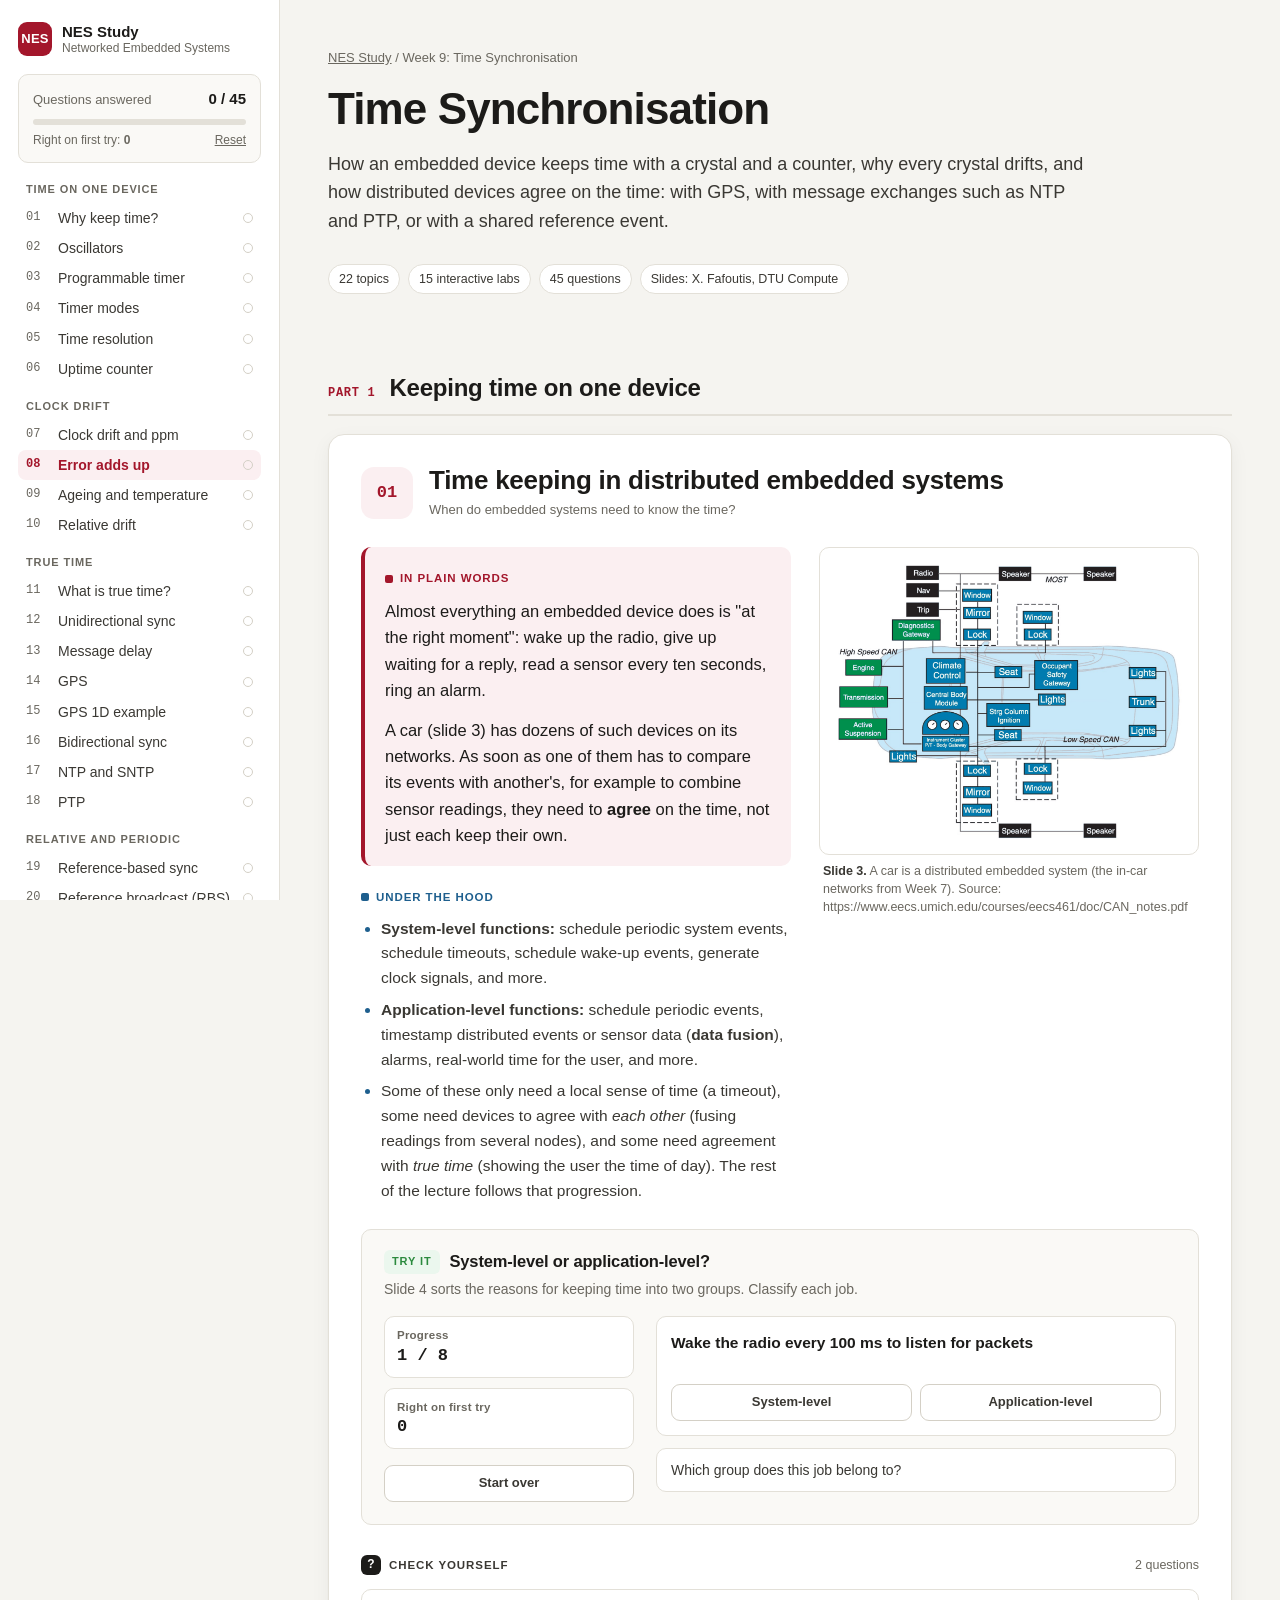
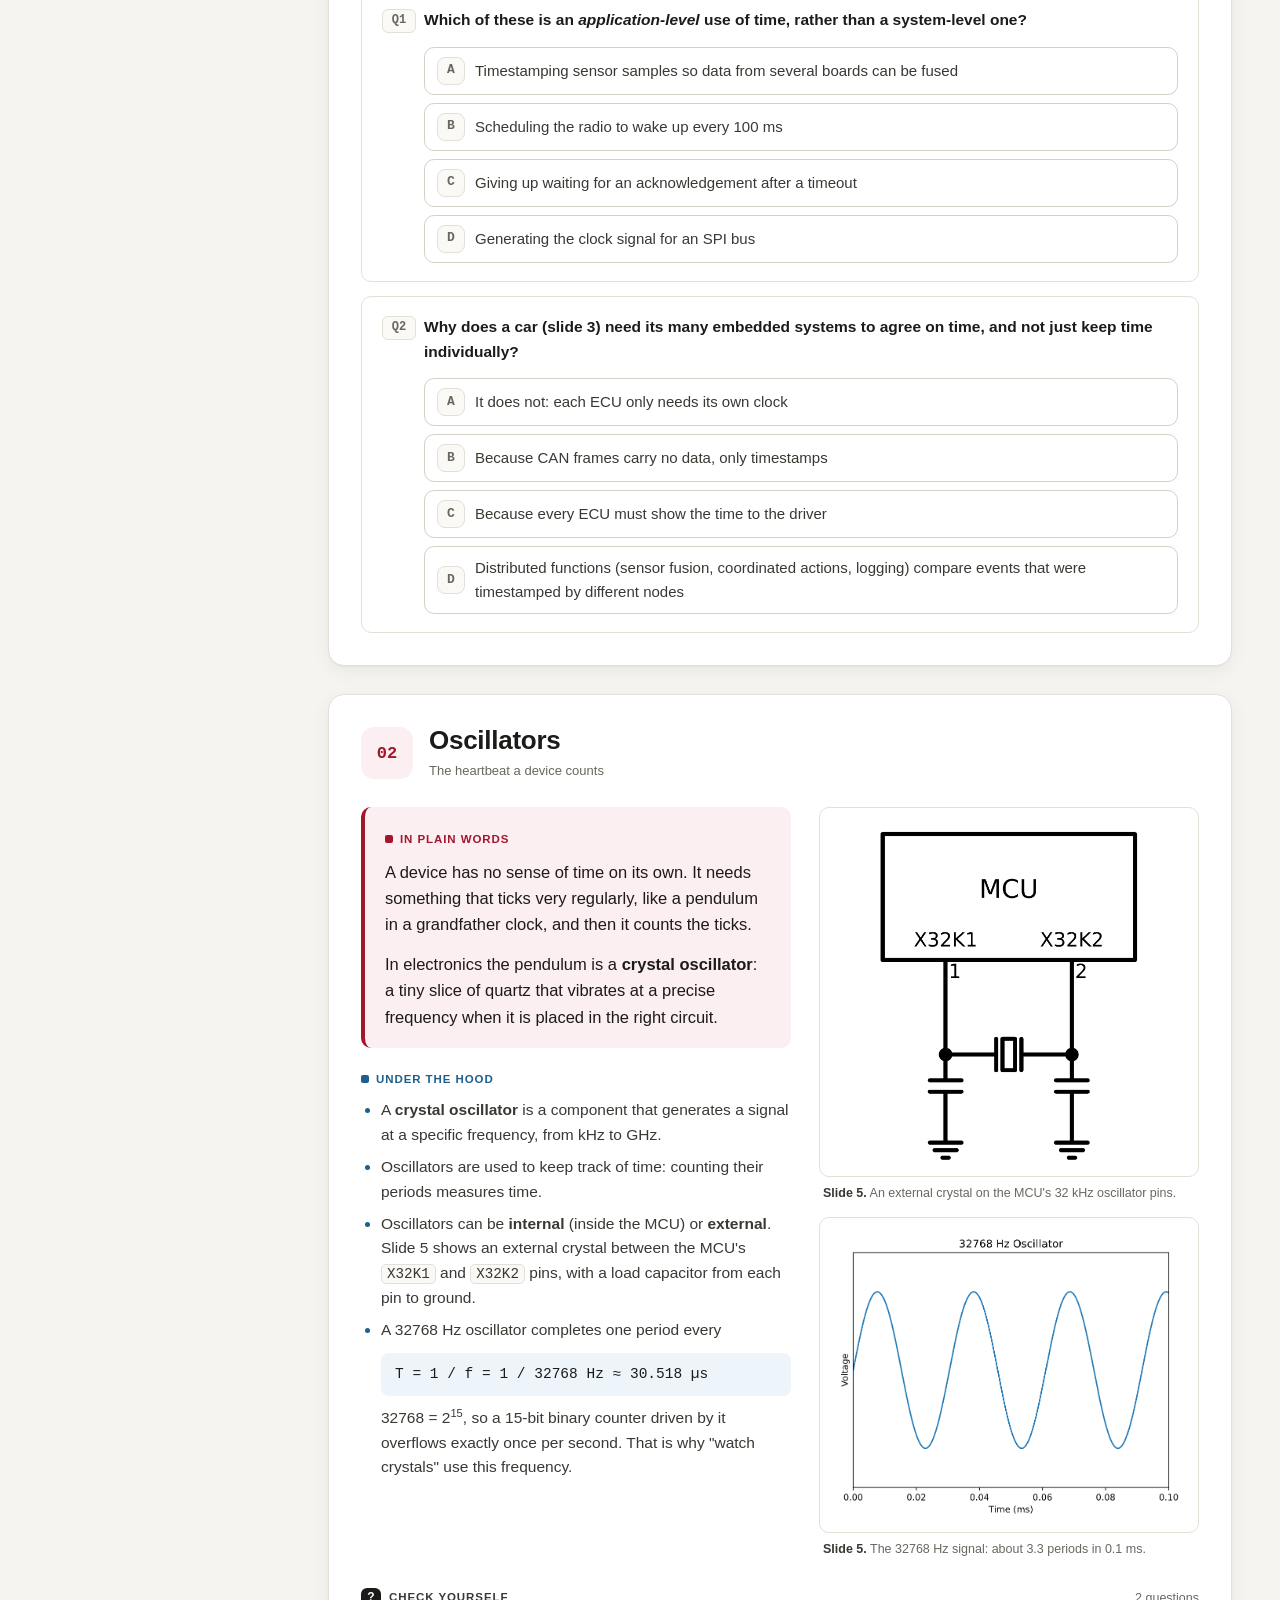
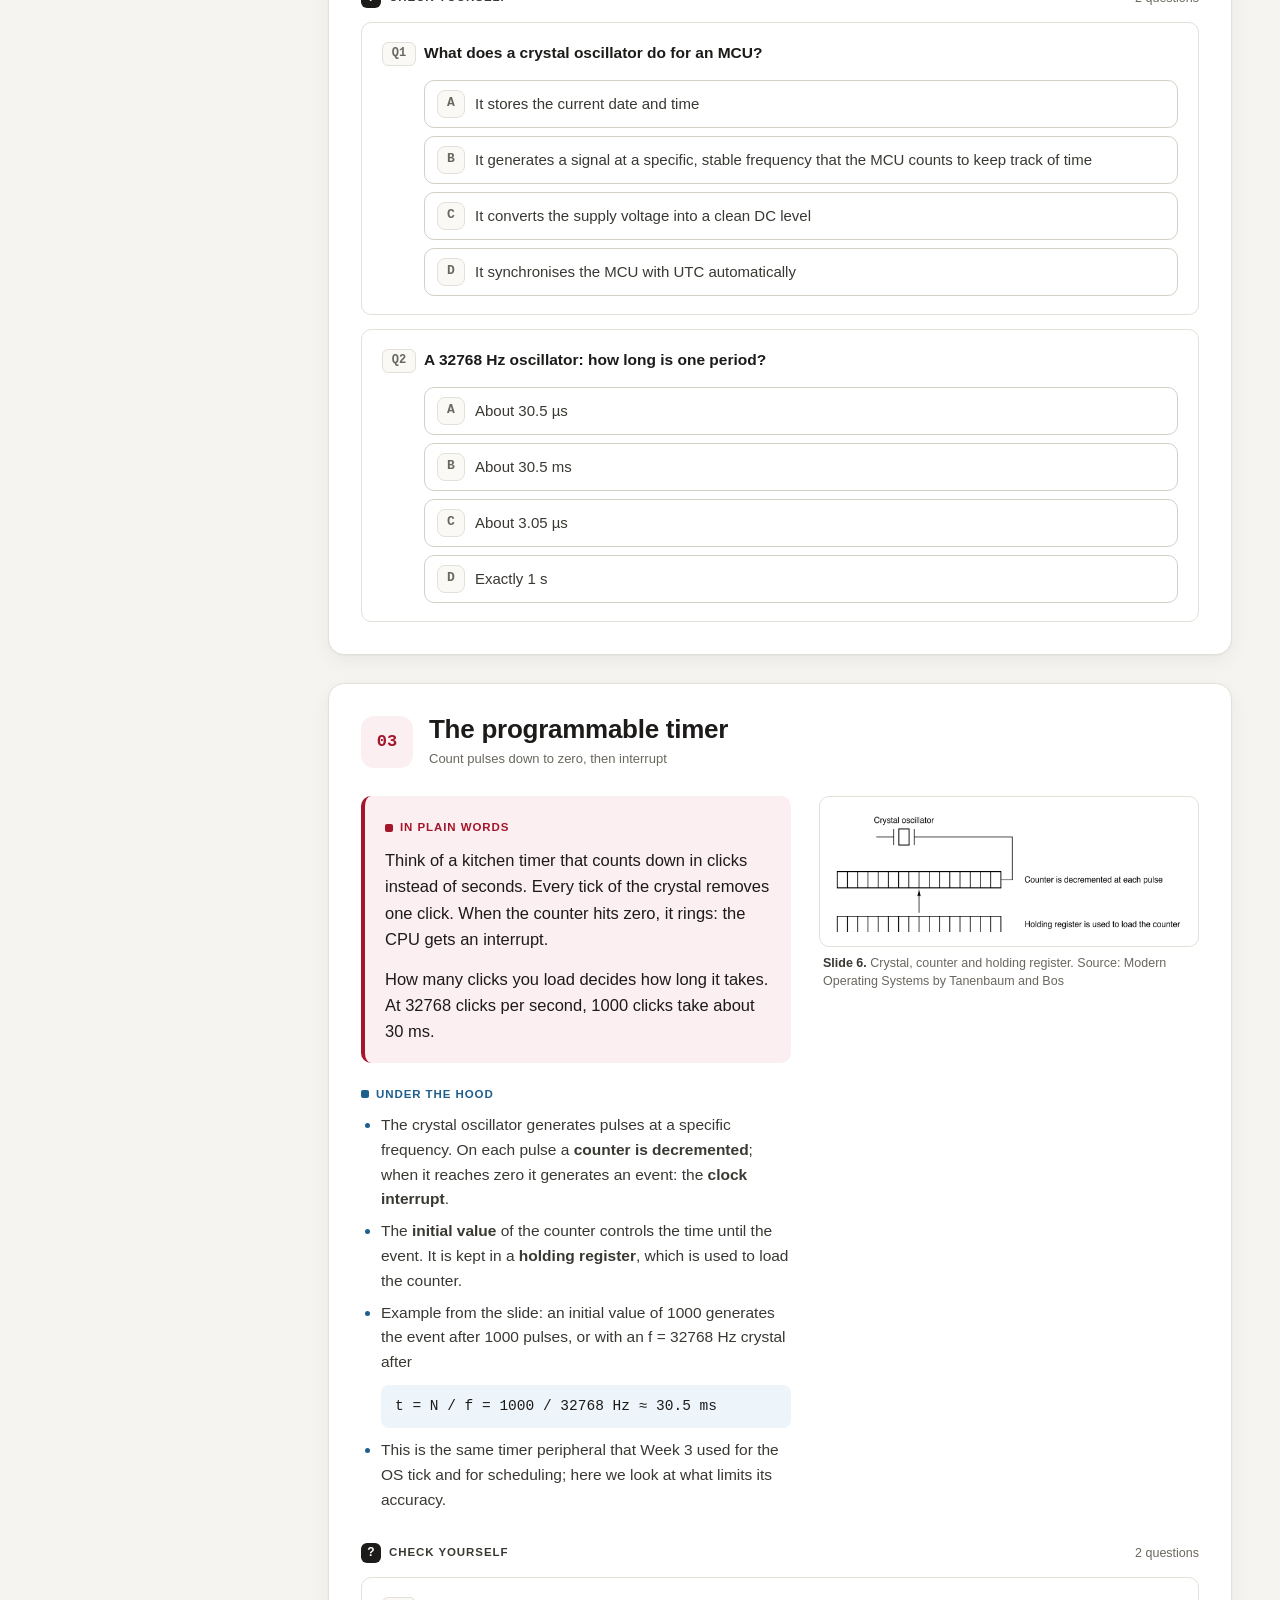
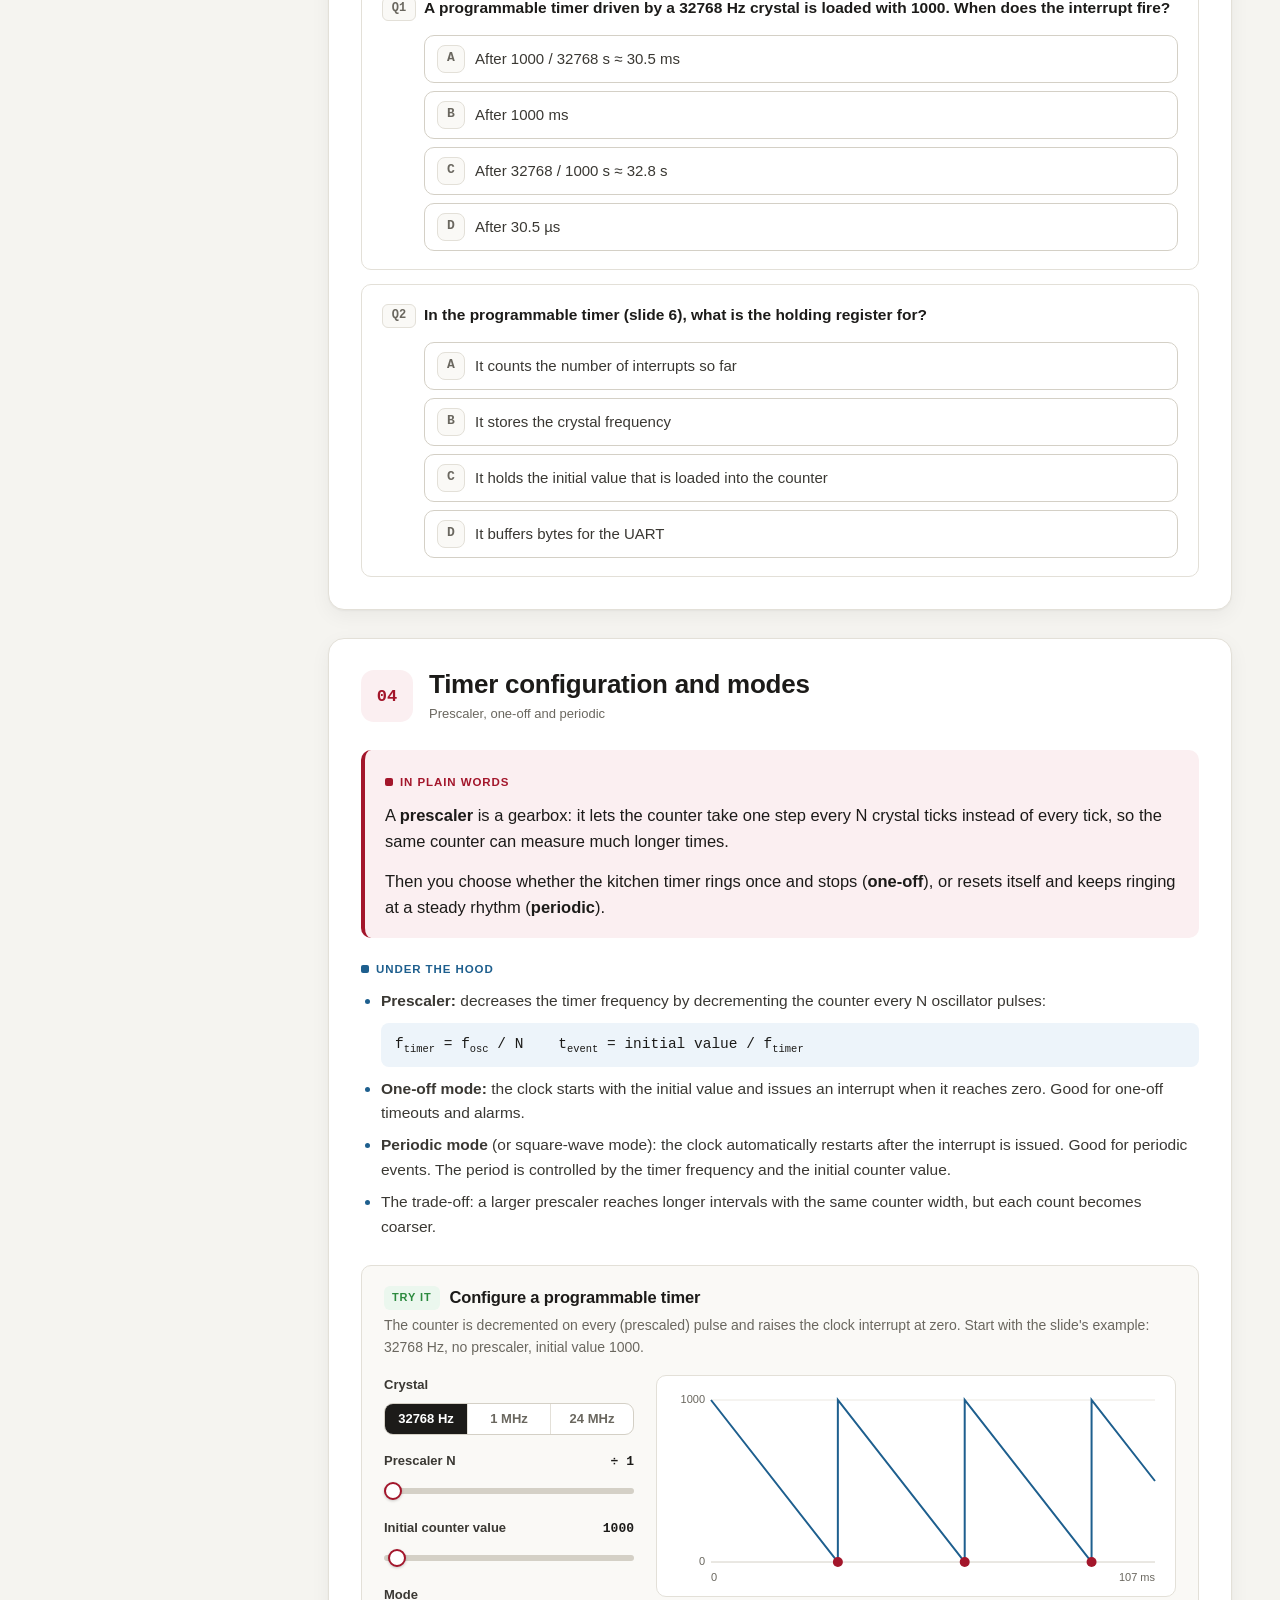
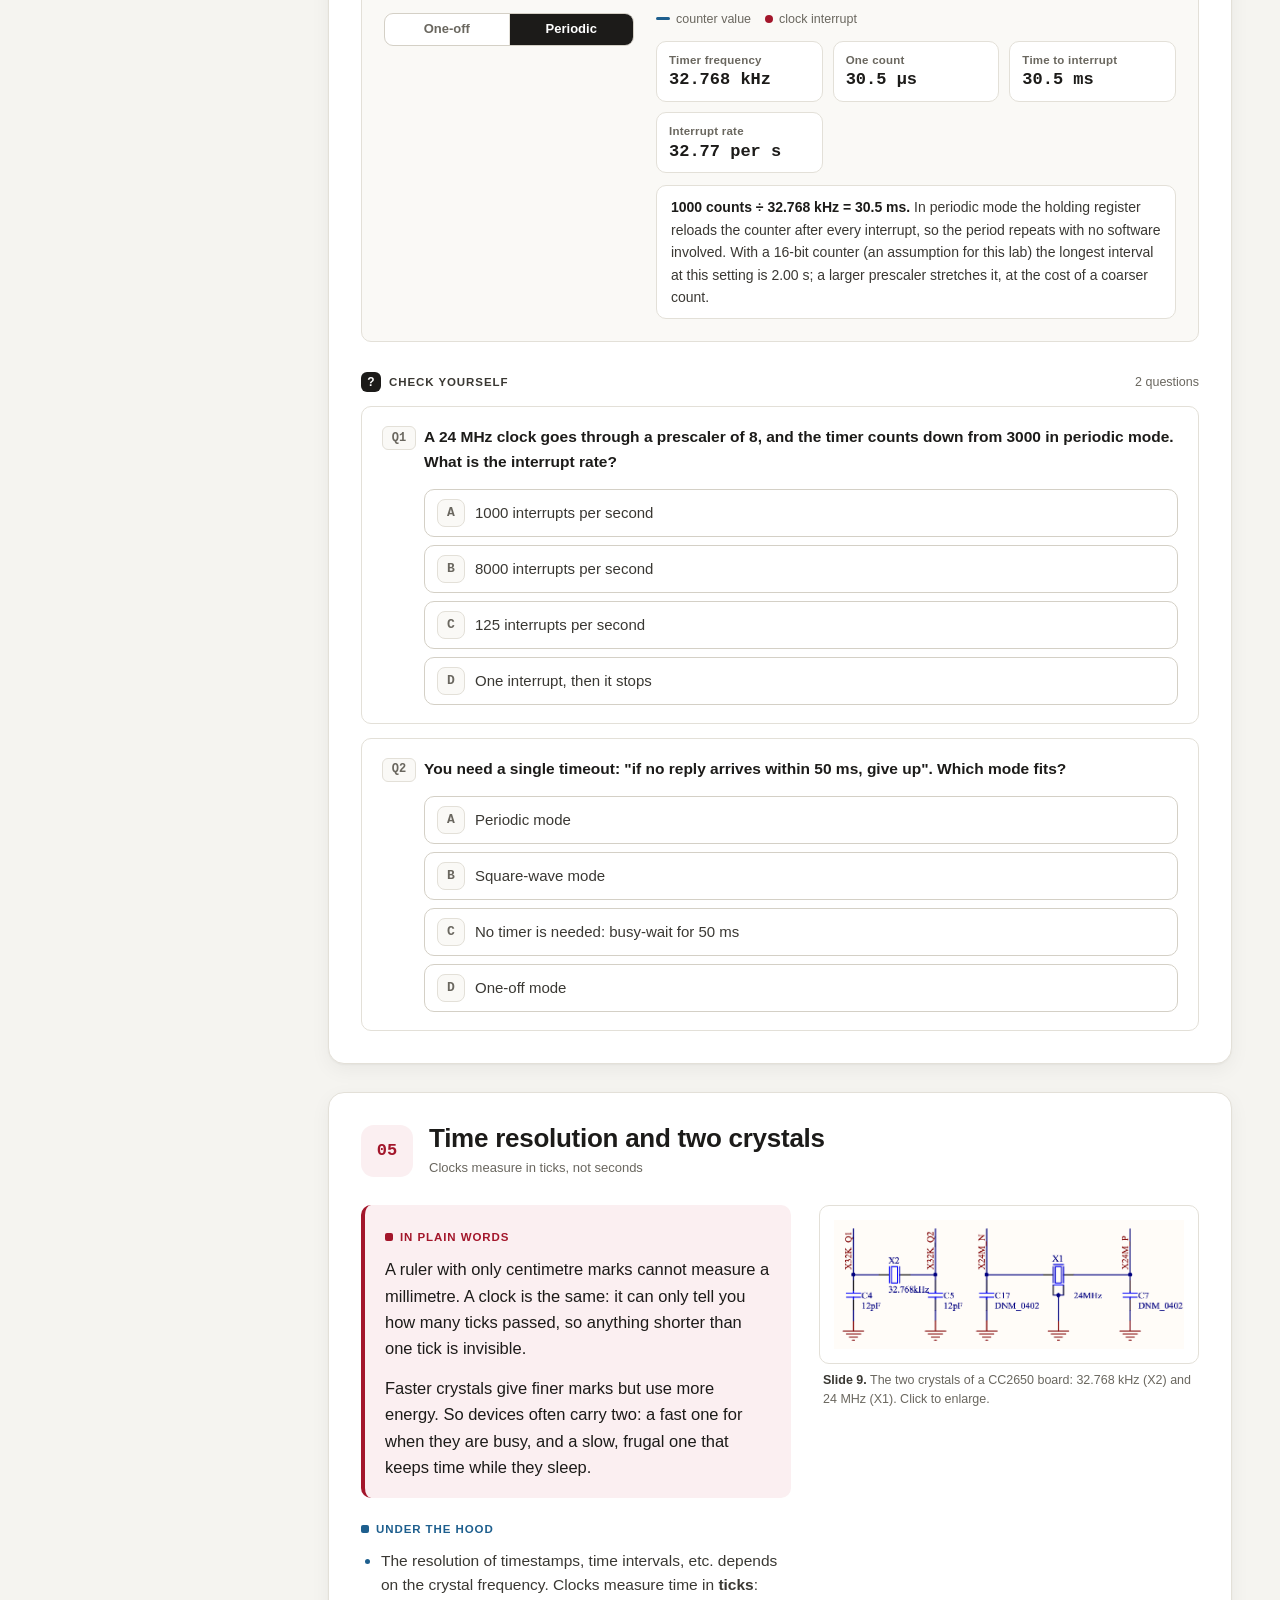
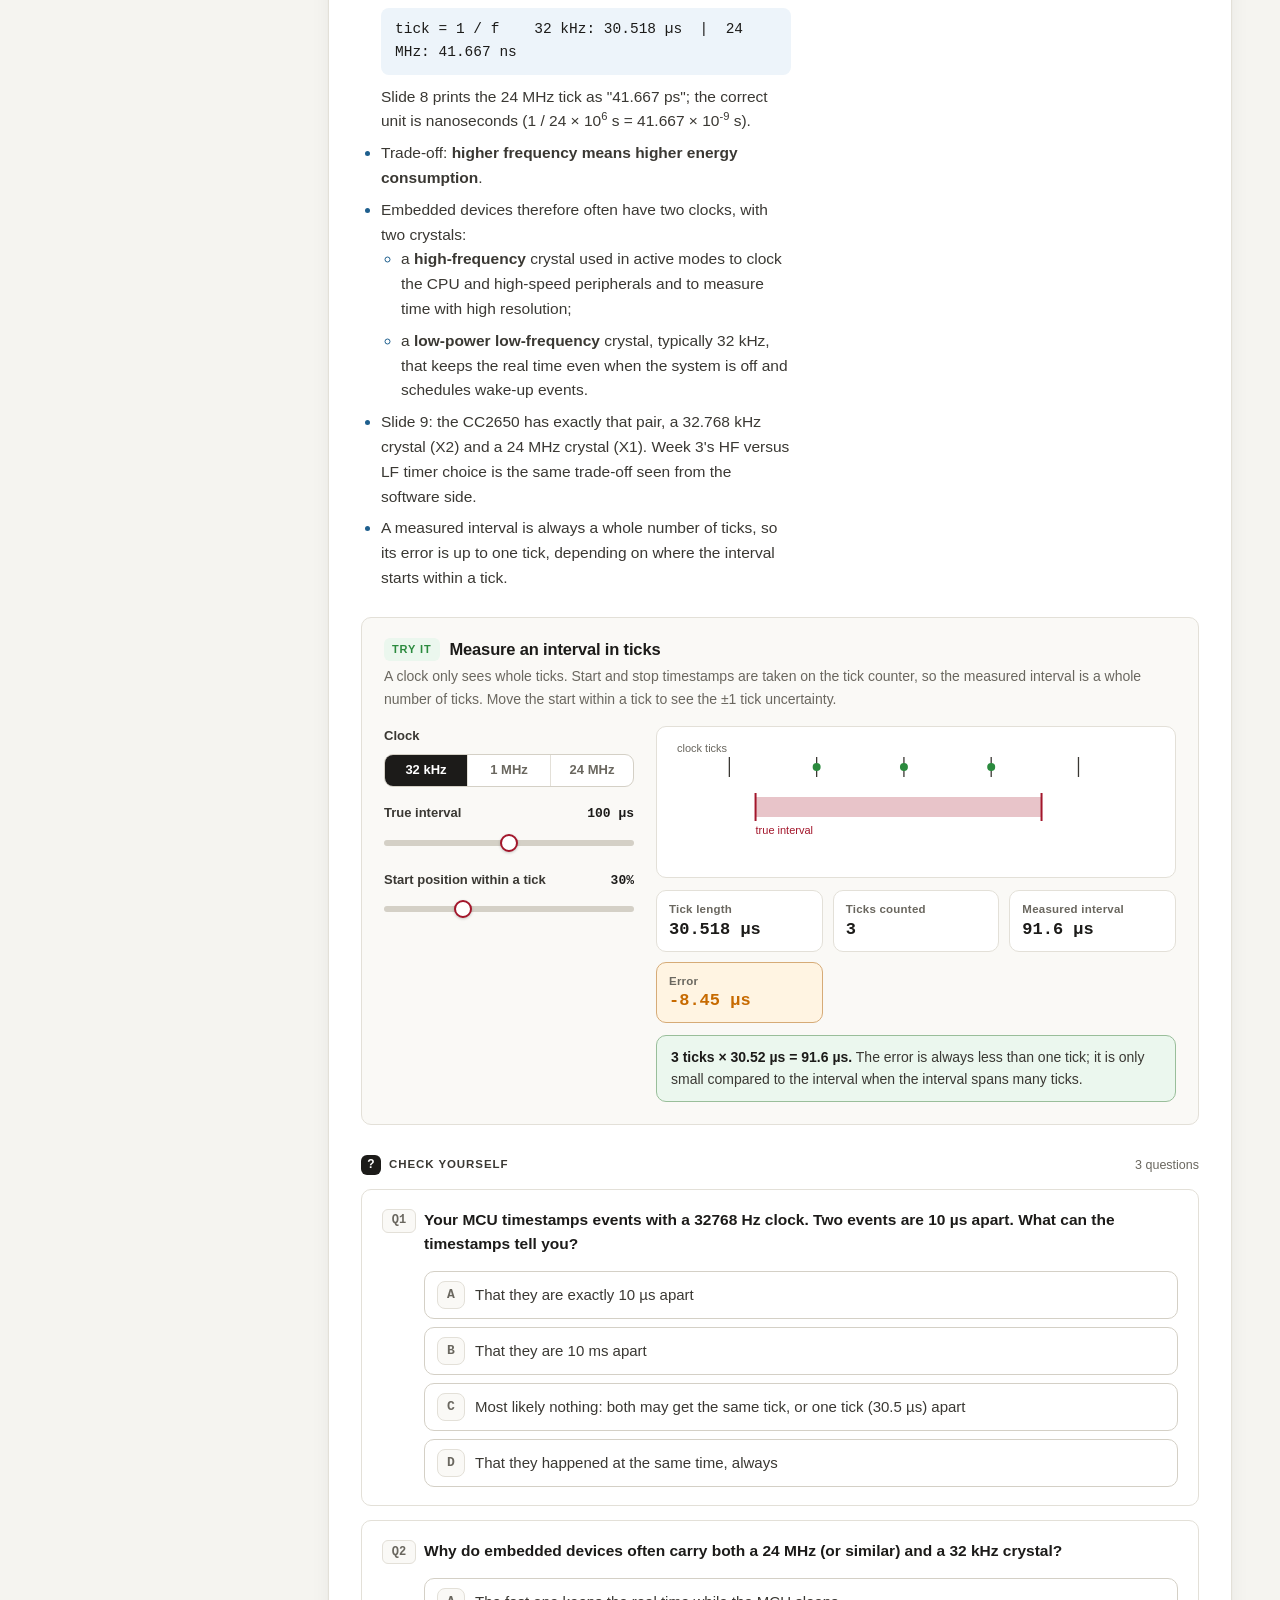
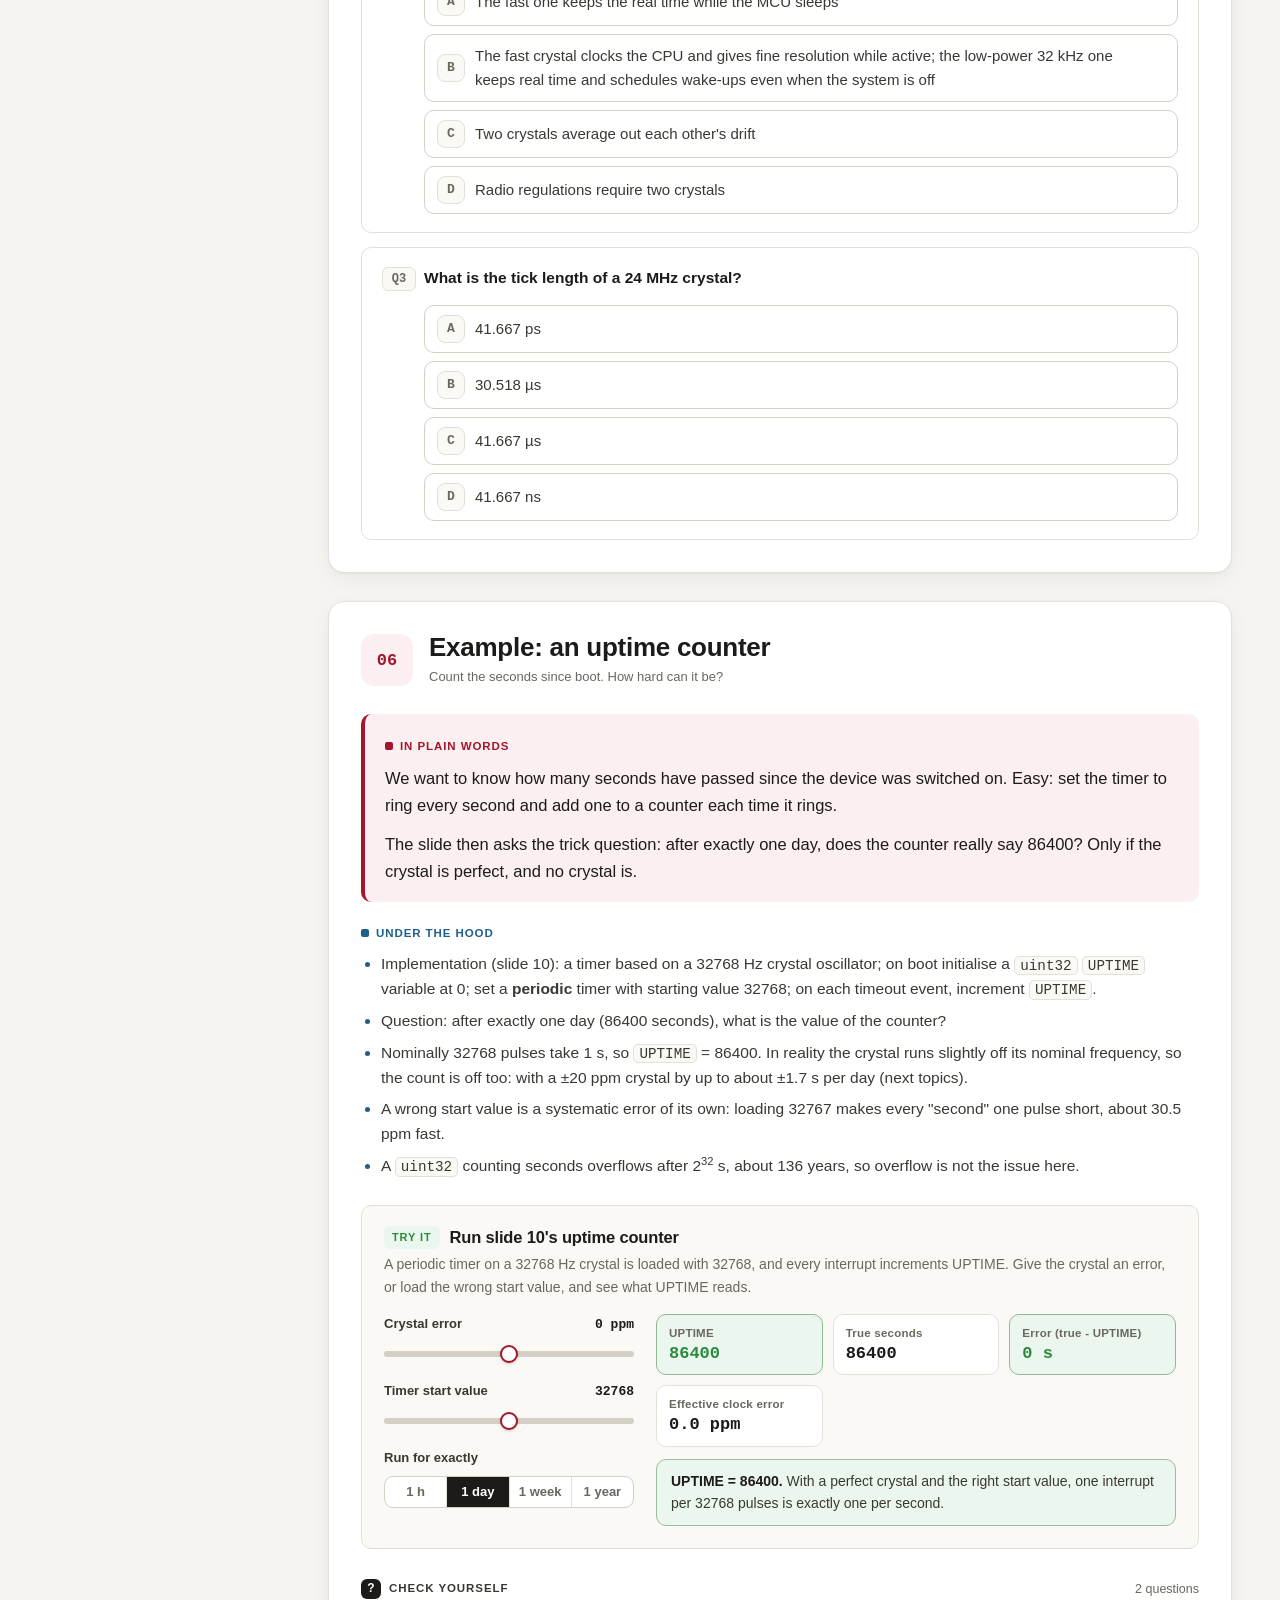
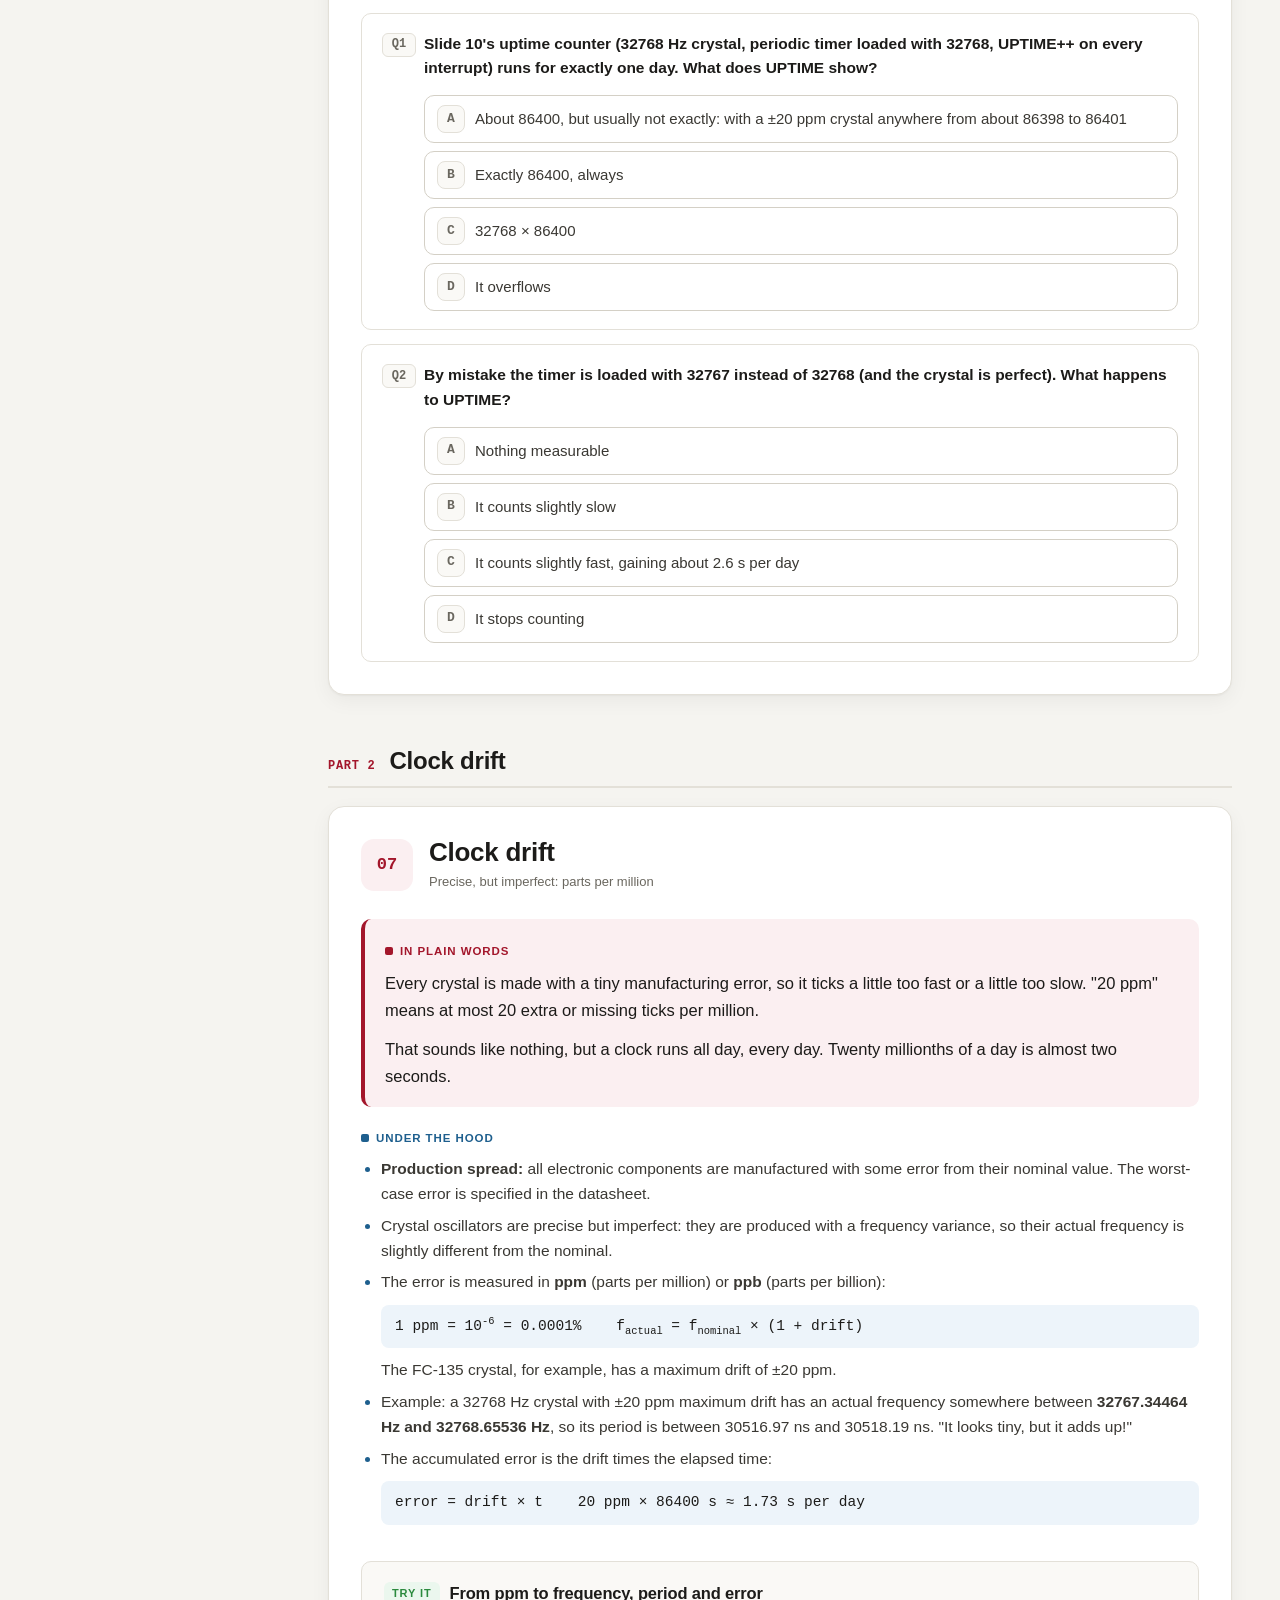
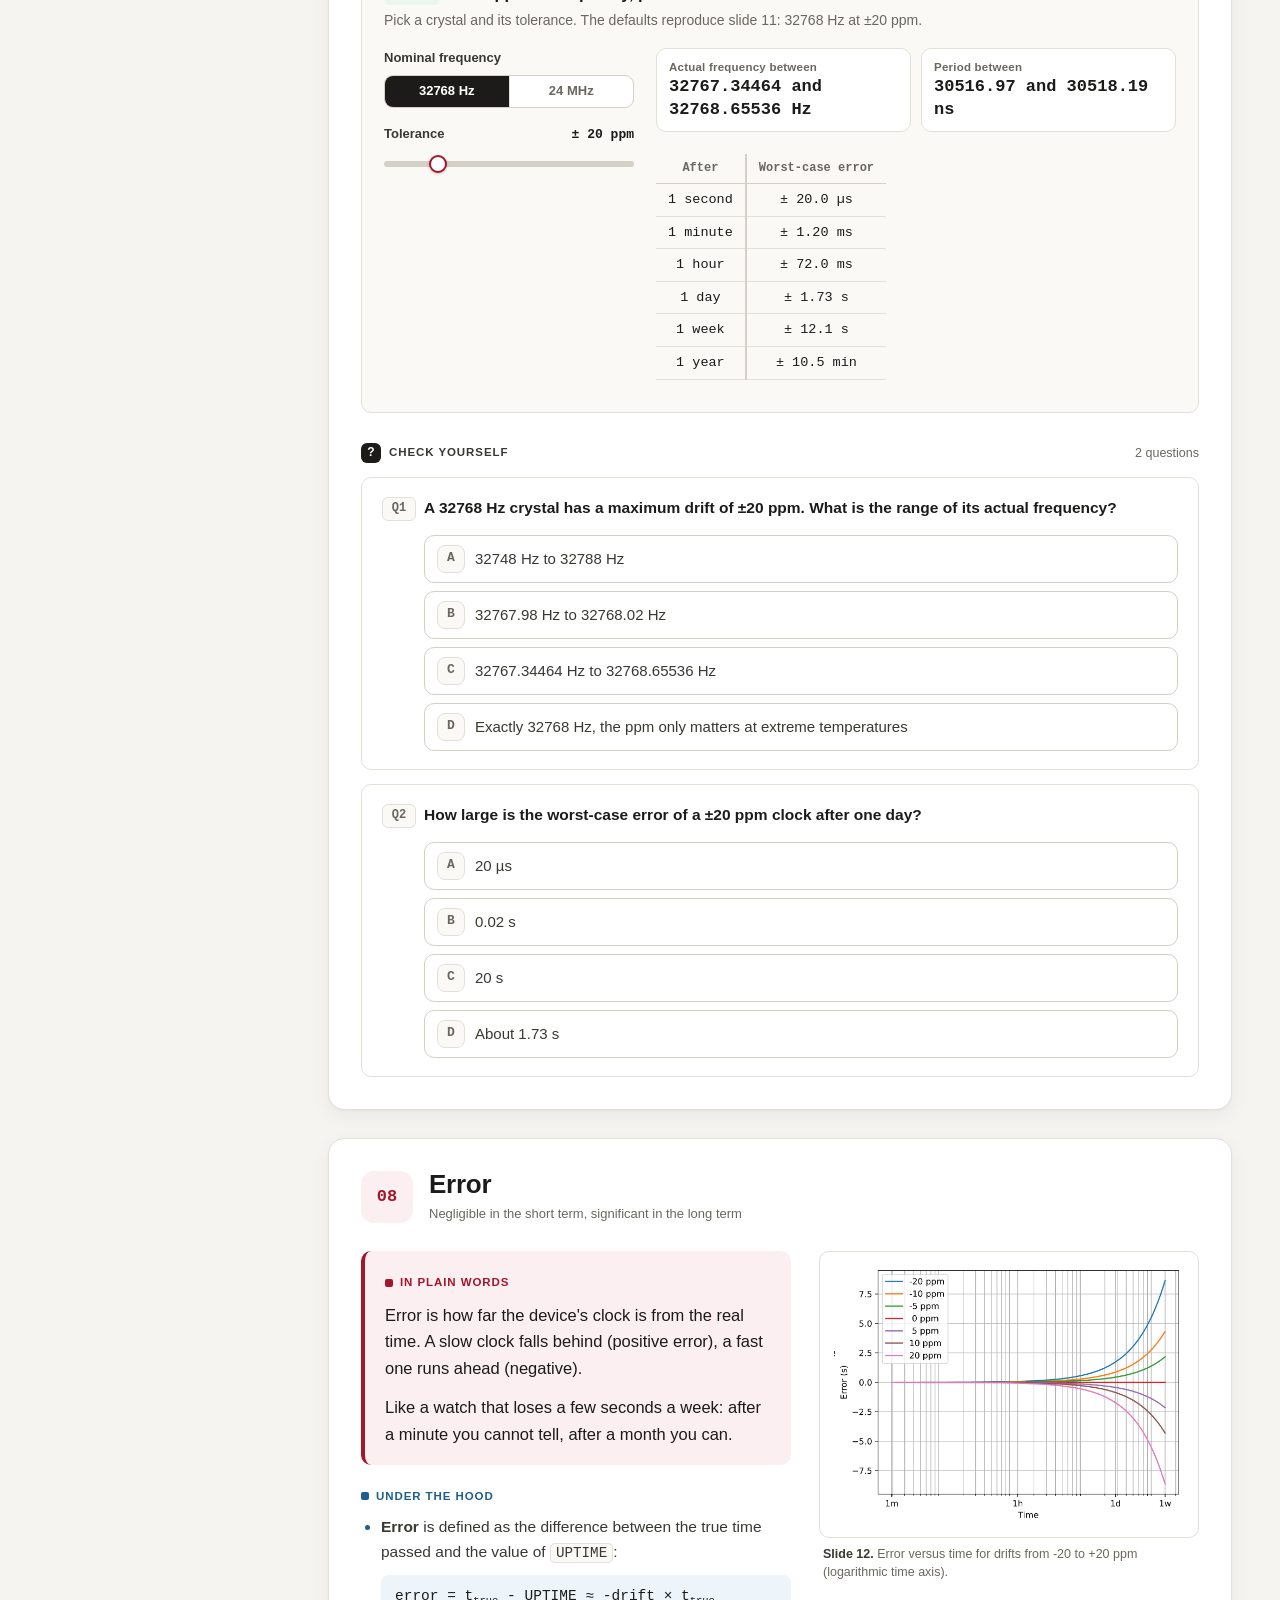
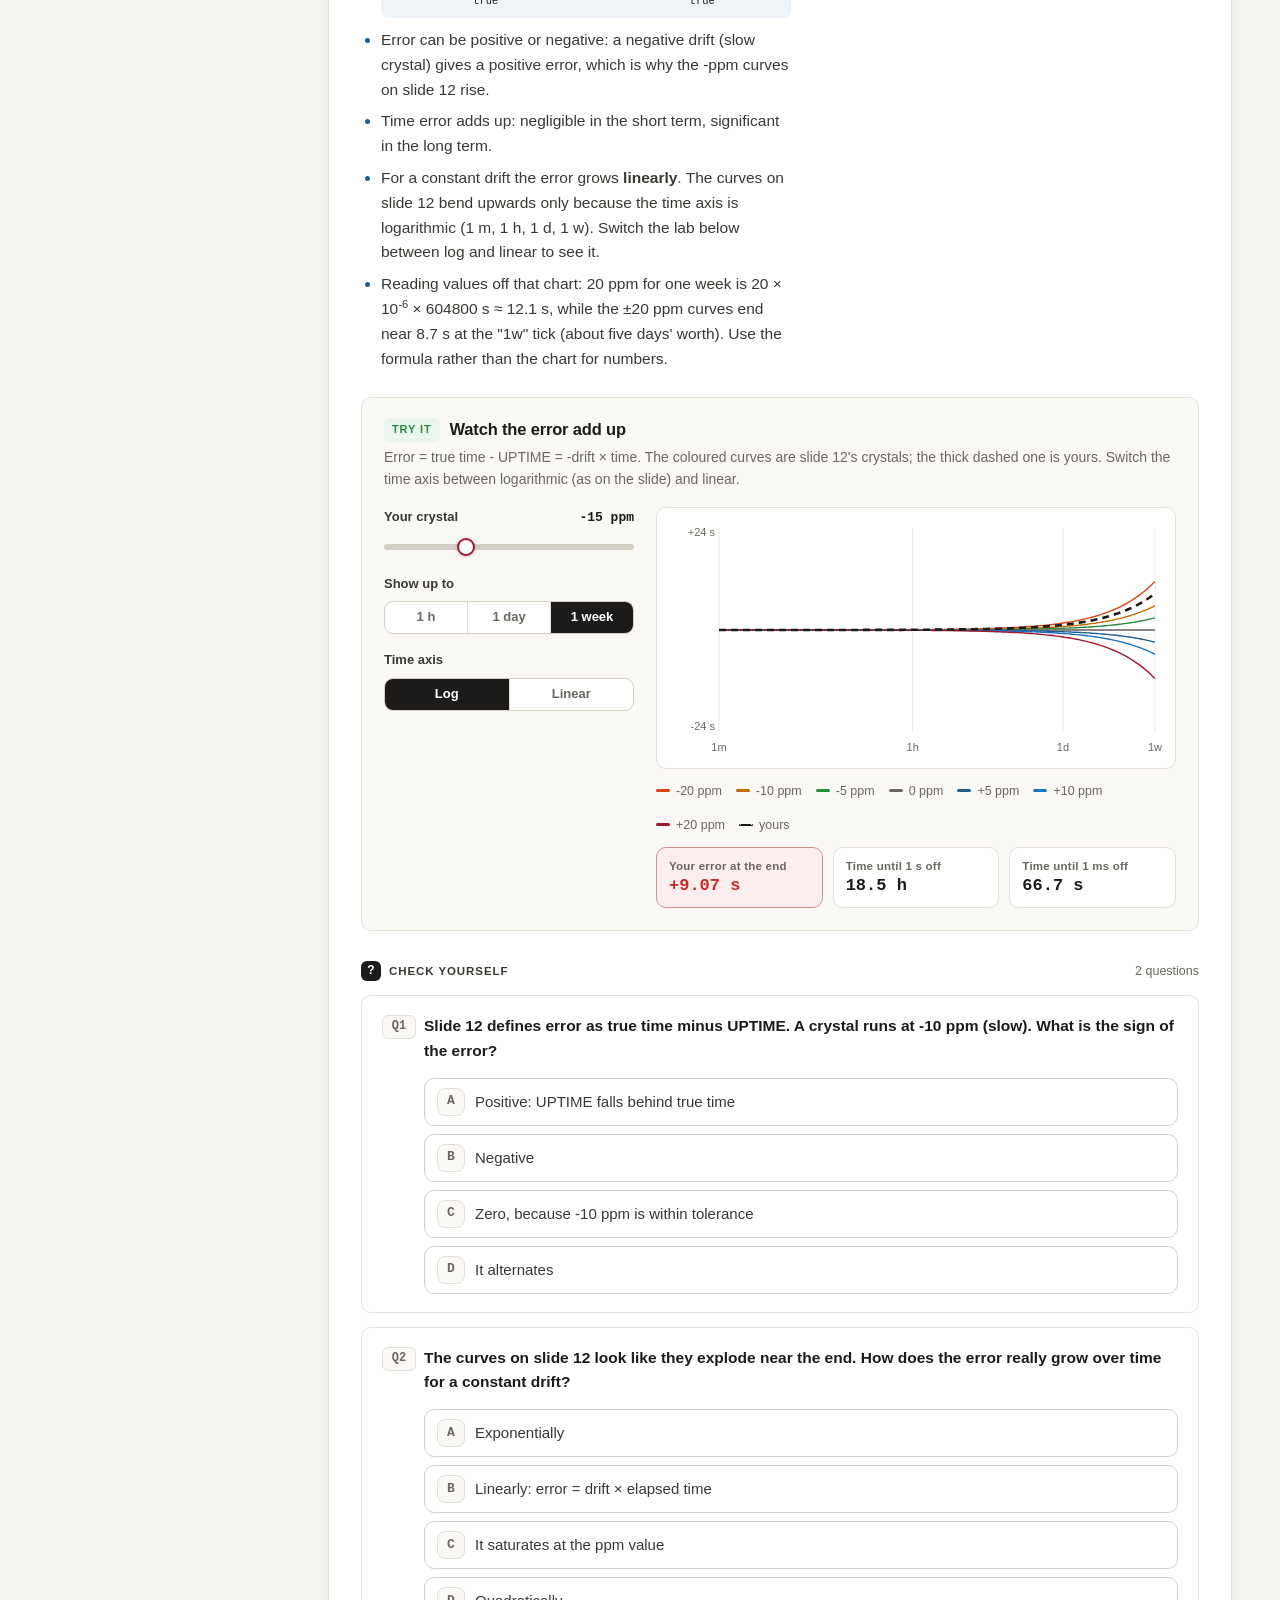
<file: site/time-sync.html>
<!doctype html>
<html lang="en">
<head>
  <meta charset="utf-8">
  <meta name="viewport" content="width=device-width, initial-scale=1">
  <title>Time Synchronisation · NES Study</title>
  <meta name="description" content="Interactive study page for the NES Week 9 lecture on time synchronisation: oscillators, programmable timers, clock drift, GPS, unidirectional and bidirectional synchronisation, NTP, PTP, reference-broadcast and periodic synchronisation.">
  <link rel="icon" href="data:image/svg+xml,%3Csvg xmlns='http://www.w3.org/2000/svg' viewBox='0 0 32 32'%3E%3Crect width='32' height='32' rx='7' fill='%23a3162b'/%3E%3Cpath d='M7 21h5V11h8v10h5' stroke='white' stroke-width='3' fill='none' stroke-linejoin='round'/%3E%3C/svg%3E">
  <link rel="stylesheet" href="assets/css/style.css">
  <link rel="stylesheet" href="assets/css/time-sync.css">
</head>
<body>

<header class="topbar">
  <button class="icon-btn" type="button" data-nav-toggle aria-label="Open contents">
    <svg viewBox="0 0 24 24" fill="none" stroke="currentColor" stroke-width="2" stroke-linecap="round"><path d="M4 6h16M4 12h16M4 18h16"/></svg>
    Contents
  </button>
  <span class="topbar-progress"><span data-progress-answered>0 / 0</span> answered</span>
</header>
<div class="scrim"></div>

<div class="shell">
  <aside class="sidebar" aria-label="Lecture contents">
    <a class="brand" href="index.html">
      <span class="brand-mark">NES</span>
      <span class="brand-text"><b>NES Study</b><span>Networked Embedded Systems</span></span>
    </a>

    <div class="progress-card">
      <div class="progress-row"><span>Questions answered</span><b data-progress-answered>0 / 0</b></div>
      <div class="progress-bar"><span data-progress-bar></span></div>
      <div class="progress-sub"><span>Right on first try: <b data-progress-first>0</b></span><button class="link-btn" type="button" data-quiz-reset>Reset</button></div>
    </div>

    <nav class="toc" data-toc></nav>

    <div class="sidebar-foot">
      <a class="icon-btn" href="index.html">
        <svg viewBox="0 0 24 24" fill="none" stroke="currentColor" stroke-width="2" stroke-linecap="round" stroke-linejoin="round"><path d="M15 18l-6-6 6-6"/></svg>
        All lectures
      </a>
      <button class="icon-btn" type="button" data-theme-toggle aria-label="Toggle dark mode">
        <svg viewBox="0 0 24 24" fill="none" stroke="currentColor" stroke-width="2" stroke-linecap="round" stroke-linejoin="round"><path d="M21 12.8A9 9 0 1 1 11.2 3a7 7 0 0 0 9.8 9.8z"/></svg>
        Theme
      </button>
    </div>
  </aside>

  <main class="main">
    <div class="content">

      <div class="hero">
        <div class="crumbs"><a href="index.html">NES Study</a> / Week 9: Time Synchronisation</div>
        <h1>Time Synchronisation</h1>
        <p class="hero-lead">How an embedded device keeps time with a crystal and a counter, why every crystal drifts, and how distributed devices agree on the time: with GPS, with message exchanges such as NTP and PTP, or with a shared reference event.</p>
        <div class="hero-meta">
          <span class="chip">22 topics</span>
          <span class="chip">15 interactive labs</span>
          <span class="chip">45 questions</span>
          <span class="chip">Slides: X. Fafoutis, DTU Compute</span>
        </div>
      </div>

      <!-- ================================================================ -->
      <div class="part-head"><span class="part-label">Part 1</span><h2>Keeping time on one device</h2></div>

      <!-- 01 -->
      <section class="topic" id="why-time" data-part="Time on one device" data-short="Why keep time?">
        <header class="topic-head">
          <span class="topic-num">01</span>
          <div><h2>Time keeping in distributed embedded systems</h2><p class="kicker">When do embedded systems need to know the time?</p></div>
        </header>
        <div class="topic-grid">
          <div class="explain">
            <div class="plain">
              <div class="block-label">In plain words</div>
              <p>Almost everything an embedded device does is "at the right moment": wake up the radio, give up waiting for a reply, read a sensor every ten seconds, ring an alarm.</p>
              <p>A car (slide 3) has dozens of such devices on its networks. As soon as one of them has to compare its events with another's, for example to combine sensor readings, they need to <strong>agree</strong> on the time, not just each keep their own.</p>
            </div>
            <div class="tech">
              <div class="block-label">Under the hood</div>
              <ul>
                <li><strong>System-level functions:</strong> schedule periodic system events, schedule timeouts, schedule wake-up events, generate clock signals, and more.</li>
                <li><strong>Application-level functions:</strong> schedule periodic events, timestamp distributed events or sensor data (<strong>data fusion</strong>), alarms, real-world time for the user, and more.</li>
                <li>Some of these only need a local sense of time (a timeout), some need devices to agree with <em>each other</em> (fusing readings from several nodes), and some need agreement with <em>true time</em> (showing the user the time of day). The rest of the lecture follows that progression.</li>
              </ul>
            </div>
          </div>
          <div class="figs">
            <figure class="fig">
              <div class="fig-frame"><img src="img/time-sync/car-network.png" alt="In-car networks: high-speed CAN for engine and transmission, low-speed CAN for body functions, MOST for infotainment" width="1300" height="1035"></div>
              <figcaption><b>Slide 3.</b> A car is a distributed embedded system (the in-car networks from Week 7). Source: https://www.eecs.umich.edu/courses/eecs461/doc/CAN_notes.pdf</figcaption>
            </figure>
          </div>
        </div>
        <div data-lab="sort"></div>
        <div class="quiz" data-quiz="why-time"></div>
      </section>

      <!-- 02 -->
      <section class="topic" id="oscillators" data-part="Time on one device" data-short="Oscillators">
        <header class="topic-head">
          <span class="topic-num">02</span>
          <div><h2>Oscillators</h2><p class="kicker">The heartbeat a device counts</p></div>
        </header>
        <div class="topic-grid">
          <div class="explain">
            <div class="plain">
              <div class="block-label">In plain words</div>
              <p>A device has no sense of time on its own. It needs something that ticks very regularly, like a pendulum in a grandfather clock, and then it counts the ticks.</p>
              <p>In electronics the pendulum is a <strong>crystal oscillator</strong>: a tiny slice of quartz that vibrates at a precise frequency when it is placed in the right circuit.</p>
            </div>
            <div class="tech">
              <div class="block-label">Under the hood</div>
              <ul>
                <li>A <strong>crystal oscillator</strong> is a component that generates a signal at a specific frequency, from kHz to GHz.</li>
                <li>Oscillators are used to keep track of time: counting their periods measures time.</li>
                <li>Oscillators can be <strong>internal</strong> (inside the MCU) or <strong>external</strong>. Slide 5 shows an external crystal between the MCU's <code>X32K1</code> and <code>X32K2</code> pins, with a load capacitor from each pin to ground.</li>
                <li>A 32768 Hz oscillator completes one period every
                  <div class="formula">T = 1 / f = 1 / 32768 Hz ≈ 30.518 µs</div>
                  32768 = 2<sup>15</sup>, so a 15-bit binary counter driven by it overflows exactly once per second. That is why "watch crystals" use this frequency.</li>
              </ul>
            </div>
          </div>
          <div class="figs">
            <figure class="fig">
              <div class="fig-frame"><img src="img/time-sync/osc-wiring.png" alt="External crystal connected between MCU pins X32K1 and X32K2 with two capacitors to ground" width="523" height="644"></div>
              <figcaption><b>Slide 5.</b> An external crystal on the MCU's 32 kHz oscillator pins.</figcaption>
            </figure>
            <figure class="fig">
              <div class="fig-frame"><img src="img/time-sync/osc-wave.png" alt="Sine wave of a 32768 Hz oscillator over 0.1 ms" width="891" height="728"></div>
              <figcaption><b>Slide 5.</b> The 32768 Hz signal: about 3.3 periods in 0.1 ms.</figcaption>
            </figure>
          </div>
        </div>
        <div class="quiz" data-quiz="oscillators"></div>
      </section>

      <!-- 03 -->
      <section class="topic" id="prog-timer" data-part="Time on one device" data-short="Programmable timer">
        <header class="topic-head">
          <span class="topic-num">03</span>
          <div><h2>The programmable timer</h2><p class="kicker">Count pulses down to zero, then interrupt</p></div>
        </header>
        <div class="topic-grid">
          <div class="explain">
            <div class="plain">
              <div class="block-label">In plain words</div>
              <p>Think of a kitchen timer that counts down in clicks instead of seconds. Every tick of the crystal removes one click. When the counter hits zero, it rings: the CPU gets an interrupt.</p>
              <p>How many clicks you load decides how long it takes. At 32768 clicks per second, 1000 clicks take about 30 ms.</p>
            </div>
            <div class="tech">
              <div class="block-label">Under the hood</div>
              <ul>
                <li>The crystal oscillator generates pulses at a specific frequency. On each pulse a <strong>counter is decremented</strong>; when it reaches zero it generates an event: the <strong>clock interrupt</strong>.</li>
                <li>The <strong>initial value</strong> of the counter controls the time until the event. It is kept in a <strong>holding register</strong>, which is used to load the counter.</li>
                <li>Example from the slide: an initial value of 1000 generates the event after 1000 pulses, or with an f = 32768 Hz crystal after
                  <div class="formula">t = N / f = 1000 / 32768 Hz ≈ 30.5 ms</div></li>
                <li>This is the same timer peripheral that Week 3 used for the OS tick and for scheduling; here we look at what limits its accuracy.</li>
              </ul>
            </div>
          </div>
          <div class="figs">
            <figure class="fig">
              <div class="fig-frame"><img src="img/time-sync/timer.png" alt="Crystal oscillator feeding a counter that is decremented at each pulse, loaded from a holding register" width="1166" height="405"></div>
              <figcaption><b>Slide 6.</b> Crystal, counter and holding register. Source: Modern Operating Systems by Tanenbaum and Bos</figcaption>
            </figure>
          </div>
        </div>
        <div class="quiz" data-quiz="prog-timer"></div>
      </section>

      <!-- 04 -->
      <section class="topic" id="timer-modes" data-part="Time on one device" data-short="Timer modes">
        <header class="topic-head">
          <span class="topic-num">04</span>
          <div><h2>Timer configuration and modes</h2><p class="kicker">Prescaler, one-off and periodic</p></div>
        </header>
        <div class="topic-grid" style="grid-template-columns:minmax(0,1fr)">
          <div class="explain">
            <div class="plain">
              <div class="block-label">In plain words</div>
              <p>A <strong>prescaler</strong> is a gearbox: it lets the counter take one step every N crystal ticks instead of every tick, so the same counter can measure much longer times.</p>
              <p>Then you choose whether the kitchen timer rings once and stops (<strong>one-off</strong>), or resets itself and keeps ringing at a steady rhythm (<strong>periodic</strong>).</p>
            </div>
            <div class="tech">
              <div class="block-label">Under the hood</div>
              <ul>
                <li><strong>Prescaler:</strong> decreases the timer frequency by decrementing the counter every N oscillator pulses:
                  <div class="formula">f<sub>timer</sub> = f<sub>osc</sub> / N &nbsp;&nbsp; t<sub>event</sub> = initial value / f<sub>timer</sub></div></li>
                <li><strong>One-off mode:</strong> the clock starts with the initial value and issues an interrupt when it reaches zero. Good for one-off timeouts and alarms.</li>
                <li><strong>Periodic mode</strong> (or square-wave mode): the clock automatically restarts after the interrupt is issued. Good for periodic events. The period is controlled by the timer frequency and the initial counter value.</li>
                <li>The trade-off: a larger prescaler reaches longer intervals with the same counter width, but each count becomes coarser.</li>
              </ul>
            </div>
          </div>
        </div>
        <div data-lab="timer"></div>
        <div class="quiz" data-quiz="timer-modes"></div>
      </section>

      <!-- 05 -->
      <section class="topic" id="resolution" data-part="Time on one device" data-short="Time resolution">
        <header class="topic-head">
          <span class="topic-num">05</span>
          <div><h2>Time resolution and two crystals</h2><p class="kicker">Clocks measure in ticks, not seconds</p></div>
        </header>
        <div class="topic-grid">
          <div class="explain">
            <div class="plain">
              <div class="block-label">In plain words</div>
              <p>A ruler with only centimetre marks cannot measure a millimetre. A clock is the same: it can only tell you how many ticks passed, so anything shorter than one tick is invisible.</p>
              <p>Faster crystals give finer marks but use more energy. So devices often carry two: a fast one for when they are busy, and a slow, frugal one that keeps time while they sleep.</p>
            </div>
            <div class="tech">
              <div class="block-label">Under the hood</div>
              <ul>
                <li>The resolution of timestamps, time intervals, etc. depends on the crystal frequency. Clocks measure time in <strong>ticks</strong>:
                  <div class="formula">tick = 1 / f &nbsp;&nbsp; 32 kHz: 30.518 µs &nbsp;|&nbsp; 24 MHz: 41.667 ns</div>
                  Slide 8 prints the 24 MHz tick as "41.667 ps"; the correct unit is nanoseconds (1 / 24 × 10<sup>6</sup> s = 41.667 × 10<sup>-9</sup> s).</li>
                <li>Trade-off: <strong>higher frequency means higher energy consumption</strong>.</li>
                <li>Embedded devices therefore often have two clocks, with two crystals:
                  <ul>
                    <li>a <strong>high-frequency</strong> crystal used in active modes to clock the CPU and high-speed peripherals and to measure time with high resolution;</li>
                    <li>a <strong>low-power low-frequency</strong> crystal, typically 32 kHz, that keeps the real time even when the system is off and schedules wake-up events.</li>
                  </ul></li>
                <li>Slide 9: the CC2650 has exactly that pair, a 32.768 kHz crystal (X2) and a 24 MHz crystal (X1). Week 3's HF versus LF timer choice is the same trade-off seen from the software side.</li>
                <li>A measured interval is always a whole number of ticks, so its error is up to one tick, depending on where the interval starts within a tick.</li>
              </ul>
            </div>
          </div>
          <div class="figs">
            <figure class="fig">
              <div class="fig-frame"><img src="img/time-sync/cc2650-crystals.png" alt="Schematic detail: 32.768 kHz crystal X2 on the X32K pins and 24 MHz crystal X1 on the X24M pins, with their capacitors" width="765" height="283"></div>
              <figcaption><b>Slide 9.</b> The two crystals of a CC2650 board: 32.768 kHz (X2) and 24 MHz (X1). Click to enlarge.</figcaption>
            </figure>
          </div>
        </div>
        <div data-lab="resolution"></div>
        <div class="quiz" data-quiz="resolution"></div>
      </section>

      <!-- 06 -->
      <section class="topic" id="uptime" data-part="Time on one device" data-short="Uptime counter">
        <header class="topic-head">
          <span class="topic-num">06</span>
          <div><h2>Example: an uptime counter</h2><p class="kicker">Count the seconds since boot. How hard can it be?</p></div>
        </header>
        <div class="topic-grid" style="grid-template-columns:minmax(0,1fr)">
          <div class="explain">
            <div class="plain">
              <div class="block-label">In plain words</div>
              <p>We want to know how many seconds have passed since the device was switched on. Easy: set the timer to ring every second and add one to a counter each time it rings.</p>
              <p>The slide then asks the trick question: after exactly one day, does the counter really say 86400? Only if the crystal is perfect, and no crystal is.</p>
            </div>
            <div class="tech">
              <div class="block-label">Under the hood</div>
              <ul>
                <li>Implementation (slide 10): a timer based on a 32768 Hz crystal oscillator; on boot initialise a <code>uint32</code> <code>UPTIME</code> variable at 0; set a <strong>periodic</strong> timer with starting value 32768; on each timeout event, increment <code>UPTIME</code>.</li>
                <li>Question: after exactly one day (86400 seconds), what is the value of the counter?</li>
                <li>Nominally 32768 pulses take 1 s, so <code>UPTIME</code> = 86400. In reality the crystal runs slightly off its nominal frequency, so the count is off too: with a ±20 ppm crystal by up to about ±1.7 s per day (next topics).</li>
                <li>A wrong start value is a systematic error of its own: loading 32767 makes every "second" one pulse short, about 30.5 ppm fast.</li>
                <li>A <code>uint32</code> counting seconds overflows after 2<sup>32</sup> s, about 136 years, so overflow is not the issue here.</li>
              </ul>
            </div>
          </div>
        </div>
        <div data-lab="uptime"></div>
        <div class="quiz" data-quiz="uptime"></div>
      </section>

      <!-- ================================================================ -->
      <div class="part-head"><span class="part-label">Part 2</span><h2>Clock drift</h2></div>

      <!-- 07 -->
      <section class="topic" id="drift" data-part="Clock drift" data-short="Clock drift and ppm">
        <header class="topic-head">
          <span class="topic-num">07</span>
          <div><h2>Clock drift</h2><p class="kicker">Precise, but imperfect: parts per million</p></div>
        </header>
        <div class="topic-grid" style="grid-template-columns:minmax(0,1fr)">
          <div class="explain">
            <div class="plain">
              <div class="block-label">In plain words</div>
              <p>Every crystal is made with a tiny manufacturing error, so it ticks a little too fast or a little too slow. "20 ppm" means at most 20 extra or missing ticks per million.</p>
              <p>That sounds like nothing, but a clock runs all day, every day. Twenty millionths of a day is almost two seconds.</p>
            </div>
            <div class="tech">
              <div class="block-label">Under the hood</div>
              <ul>
                <li><strong>Production spread:</strong> all electronic components are manufactured with some error from their nominal value. The worst-case error is specified in the datasheet.</li>
                <li>Crystal oscillators are precise but imperfect: they are produced with a frequency variance, so their actual frequency is slightly different from the nominal.</li>
                <li>The error is measured in <strong>ppm</strong> (parts per million) or <strong>ppb</strong> (parts per billion):
                  <div class="formula">1 ppm = 10<sup>-6</sup> = 0.0001% &nbsp;&nbsp; f<sub>actual</sub> = f<sub>nominal</sub> × (1 + drift)</div>
                  The FC-135 crystal, for example, has a maximum drift of ±20 ppm.</li>
                <li>Example: a 32768 Hz crystal with ±20 ppm maximum drift has an actual frequency somewhere between <strong>32767.34464 Hz and 32768.65536 Hz</strong>, so its period is between 30516.97 ns and 30518.19 ns. "It looks tiny, but it adds up!"</li>
                <li>The accumulated error is the drift times the elapsed time:
                  <div class="formula">error = drift × t &nbsp;&nbsp; 20 ppm × 86400 s ≈ 1.73 s per day</div></li>
              </ul>
            </div>
          </div>
        </div>
        <div data-lab="ppm"></div>
        <div class="quiz" data-quiz="drift"></div>
      </section>

      <!-- 08 -->
      <section class="topic" id="error" data-part="Clock drift" data-short="Error adds up">
        <header class="topic-head">
          <span class="topic-num">08</span>
          <div><h2>Error</h2><p class="kicker">Negligible in the short term, significant in the long term</p></div>
        </header>
        <div class="topic-grid">
          <div class="explain">
            <div class="plain">
              <div class="block-label">In plain words</div>
              <p>Error is how far the device's clock is from the real time. A slow clock falls behind (positive error), a fast one runs ahead (negative).</p>
              <p>Like a watch that loses a few seconds a week: after a minute you cannot tell, after a month you can.</p>
            </div>
            <div class="tech">
              <div class="block-label">Under the hood</div>
              <ul>
                <li><strong>Error</strong> is defined as the difference between the true time passed and the value of <code>UPTIME</code>:
                  <div class="formula">error = t<sub>true</sub> - UPTIME ≈ -drift × t<sub>true</sub></div></li>
                <li>Error can be positive or negative: a negative drift (slow crystal) gives a positive error, which is why the -ppm curves on slide 12 rise.</li>
                <li>Time error adds up: negligible in the short term, significant in the long term.</li>
                <li>For a constant drift the error grows <strong>linearly</strong>. The curves on slide 12 bend upwards only because the time axis is logarithmic (1 m, 1 h, 1 d, 1 w). Switch the lab below between log and linear to see it.</li>
                <li>Reading values off that chart: 20 ppm for one week is 20 × 10<sup>-6</sup> × 604800 s ≈ 12.1 s, while the ±20 ppm curves end near 8.7 s at the "1w" tick (about five days' worth). Use the formula rather than the chart for numbers.</li>
              </ul>
            </div>
          </div>
          <div class="figs">
            <figure class="fig">
              <div class="fig-frame"><img src="img/time-sync/error-plot.png" alt="Error in seconds versus time on a log axis from 1 minute to 1 week for drifts from -20 to +20 ppm" width="1293" height="950"></div>
              <figcaption><b>Slide 12.</b> Error versus time for drifts from -20 to +20 ppm (logarithmic time axis).</figcaption>
            </figure>
          </div>
        </div>
        <div data-lab="error"></div>
        <div class="quiz" data-quiz="error"></div>
      </section>

      <!-- 09 -->
      <section class="topic" id="other-drift" data-part="Clock drift" data-short="Ageing and temperature">
        <header class="topic-head">
          <span class="topic-num">09</span>
          <div><h2>Other sources of clock drift</h2><p class="kicker">Ageing and temperature</p></div>
        </header>
        <div class="topic-grid">
          <div class="explain">
            <div class="plain">
              <div class="block-label">In plain words</div>
              <p>The manufacturing error is only the start. Crystals also slowly change as they age, and they tick slower when it is very cold or very hot, the way a guitar string goes out of tune with the weather.</p>
              <p>All these effects pile on top of each other, so a sensor outside in winter drifts far more than the datasheet's headline number.</p>
            </div>
            <div class="tech">
              <div class="block-label">Under the hood</div>
              <ul>
                <li><strong>Ageing:</strong> systematic changes in frequency with time due to internal changes in the oscillator. The FC-135 ages at most ±3 ppm/year.</li>
                <li><strong>Temperature:</strong> crystals are calibrated to yield the nominal frequency at room temperature. They slow down at very low and very high temperatures following a <strong>parabolic</strong> pattern. The FC-135 drifts at most
                  <div class="formula">Δf / f = -0.04 ppm/°C² × (T - 25 °C)² &nbsp;&nbsp; at -5 °C: -36 ppm</div></li>
                <li>Different sources of drift <strong>add up</strong>: total drift = production error + ageing + temperature term.</li>
                <li>Slide 13's figure shows real measurements from a climate chamber: the drift of three nodes versus temperature follows the parabola, peaking near room temperature and falling off towards both ends.</li>
              </ul>
            </div>
          </div>
          <div class="figs">
            <figure class="fig">
              <div class="fig-frame"><img src="img/time-sync/temp-curves.png" alt="Measured drift in ppm versus temperature for three nodes, each following a downward parabola" width="686" height="867"></div>
              <figcaption><b>Slide 13.</b> Measured drift versus temperature for three nodes. Source: https://doi.org/10.1109/TII.2017.2778746</figcaption>
            </figure>
            <figure class="fig">
              <div class="fig-frame"><img src="img/time-sync/temp-chamber.jpg" alt="Climate test chamber used for the measurements" width="330" height="634"></div>
              <figcaption><b>Slide 13.</b> The climate chamber. Source: https://doi.org/10.1109/TII.2017.2778746</figcaption>
            </figure>
          </div>
        </div>
        <div data-lab="temp"></div>
        <div class="quiz" data-quiz="other-drift"></div>
      </section>

      <!-- 10 -->
      <section class="topic" id="blink" data-part="Clock drift" data-short="Relative drift">
        <header class="topic-head">
          <span class="topic-num">10</span>
          <div><h2>Synchronised blinking and relative clock drift</h2><p class="kicker">In sync with each other versus in sync with true time</p></div>
        </header>
        <div class="topic-grid">
          <div class="explain">
            <div class="plain">
              <div class="block-label">In plain words</div>
              <p>Press one button that starts two boards at once and let both blink once a second. A minute later they look identical, an hour later one is visibly ahead, and a day later they are seconds apart.</p>
              <p>What matters here is not whether each board is right, but whether they <strong>agree</strong>. Two watches that are both five minutes fast still agree with each other.</p>
            </div>
            <div class="tech">
              <div class="block-label">Under the hood</div>
              <ul>
                <li>Slide 14: start both MCUs at the same time with one button, blink an LED with a 1 s period using a timer, and observe them 1 minute, 1 hour and 1 day later.</li>
                <li><strong>Clock drift:</strong> the rate at which a clock drifts from the true time. For the uptime application we care about being in sync with true time.</li>
                <li><strong>Relative clock drift:</strong> the rate at which two clocks drift from each other. For the blinking application we care about the two devices being in sync with each other:
                  <div class="formula">relative drift = MCU1 drift - MCU2 drift</div></li>
                <li>Two clocks can be in sync with each other but drift from true time: if both drift +10 ppm, the relative drift is 0 ppm.</li>
                <li>The worst-case relative drift is <strong>double</strong> the individual worst case: with two ±20 ppm oscillators it ranges from -40 ppm (MCU1 -20, MCU2 +20) to +40 ppm (MCU1 +20, MCU2 -20). That is 2.4 ms after a minute, 144 ms after an hour and 3.5 s after a day.</li>
              </ul>
              <p class="aside-note">Slide 16 is an in-class design quiz built around the ADXL362 accelerometer datasheet (https://www.analog.com/media/en/technical-documentation/data-sheets/adxl362.pdf); its questions were handed out through a QR code and are not part of the slides.</p>
            </div>
          </div>
          <div class="figs">
            <figure class="fig">
              <div class="fig-frame"><img src="img/time-sync/blink.png" alt="Two MCUs, each with a button and an LED" width="836" height="807"></div>
              <figcaption><b>Slide 14.</b> Two MCUs, each with a start button and a blinking LED.</figcaption>
            </figure>
          </div>
        </div>
        <div data-lab="blink"></div>
        <div class="quiz" data-quiz="blink"></div>
      </section>

      <!-- ================================================================ -->
      <div class="part-head"><span class="part-label">Part 3</span><h2>Synchronising with true time</h2></div>

      <!-- 11 -->
      <section class="topic" id="true-time" data-part="True time" data-short="What is true time?">
        <header class="topic-head">
          <span class="topic-num">11</span>
          <div><h2>What is true time anyway?</h2><p class="kicker">Atomic clocks, TAI and UTC</p></div>
        </header>
        <div class="topic-grid" style="grid-template-columns:minmax(0,1fr)">
          <div class="explain">
            <div class="plain">
              <div class="block-label">In plain words</div>
              <p>"True time" comes from atomic clocks: the steadiest ticking we know how to build. Hundreds of them around the world are averaged into one official time.</p>
              <p>Clock time on your phone also gets the occasional leap second, so that noon stays roughly when the Sun is highest even though the Earth's rotation is slowing. Atomic clocks are far too expensive for every sensor, so cheap clocks have to check in with a good one now and then.</p>
            </div>
            <div class="tech">
              <div class="block-label">Under the hood</div>
              <ul>
                <li><strong>Atomic clocks</strong> measure time by monitoring the resonant frequency of atoms. They are the most accurate means we have to measure time, and expensive: $30K+.</li>
                <li><strong>International Atomic Time</strong> (the slide writes IAT; the official abbreviation is TAI, from the French <em>Temps Atomique International</em>) is a weighted average of over 450 atomic clocks at laboratories worldwide. It is continuous time without leap seconds.</li>
                <li><strong>Coordinated Universal Time (UTC)</strong> includes leap seconds because of the Earth's slowing rotation. Local time zones are based on UTC (for example CET is UTC+1).</li>
                <li>Slide 17 says "as of 2022, UTC is 37 seconds ahead of IAT". It is the other way round: each leap second holds UTC back, so <strong>TAI is 37 s ahead of UTC</strong> (TAI - UTC = 37 s, unchanged since the last leap second at the end of 2016).</li>
                <li>It is too expensive to have an atomic clock in each embedded system, so we <strong>periodically synchronise</strong> the imperfect clocks, either to true time (GPS, NTP, PTP) or just to each other (reference-based synchronisation).</li>
              </ul>
            </div>
          </div>
        </div>
        <div class="quiz" data-quiz="true-time"></div>
      </section>

      <!-- 12 -->
      <section class="topic" id="unidirectional" data-part="True time" data-short="Unidirectional sync">
        <header class="topic-head">
          <span class="topic-num">12</span>
          <div><h2>Unidirectional synchronisation</h2><p class="kicker">Send your time; the receiver corrects for the delay</p></div>
        </header>
        <div class="topic-grid">
          <div class="explain">
            <div class="plain">
              <div class="block-label">In plain words</div>
              <p>Alice shouts "it is 10:00:00!" across a valley. By the time Bob hears it, the shout has travelled for a moment, so Bob has to add that travel time before setting his watch.</p>
              <p>The catch: Bob cannot measure the travel time without already having a synchronised watch. He can only estimate it.</p>
            </div>
            <div class="tech">
              <div class="block-label">Under the hood</div>
              <ul>
                <li>Alice takes a local timestamp T<sub>1</sub>, immediately puts it in a packet and sends it to Bob. Bob takes a local timestamp T<sub>2</sub> the moment he receives it:
                  <div class="formula">T<sub>2</sub> = T<sub>1</sub> + D + o &nbsp;&nbsp; o = T<sub>2</sub> - T<sub>1</sub> - D</div>
                  where D is the message delay and o the time offset (Bob's clock minus Alice's).</li>
                <li>If we know the message delay, we can calculate the offset and synchronise the clocks. But it is <strong>impossible to measure</strong> the delay unless the two clocks are synchronised in the first place.</li>
                <li>If the delay is relatively stable, it might be possible to <em>calculate</em> or <em>estimate</em> it. The more accurate the estimation, the more accurate the synchronisation: the offset error equals the delay estimation error.</li>
              </ul>
            </div>
          </div>
          <div class="figs">
            <figure class="fig">
              <div class="fig-frame"><img src="img/time-sync/unidirectional.png" alt="Timeline: A sends message with T1, B receives at T2 after delay D" width="624" height="429"></div>
              <figcaption><b>Slide 18.</b> A sends T<sub>1</sub>; B timestamps the arrival T<sub>2</sub> after delay D.</figcaption>
            </figure>
          </div>
        </div>
        <div data-lab="oneway"></div>
        <div class="quiz" data-quiz="unidirectional"></div>
      </section>

      <!-- 13 -->
      <section class="topic" id="delay-parts" data-part="True time" data-short="Message delay">
        <header class="topic-head">
          <span class="topic-num">13</span>
          <div><h2>Components of message delay</h2><p class="kicker">Some are easy to calculate, some are not</p></div>
        </header>
        <div class="topic-grid" style="grid-template-columns:minmax(0,1fr)">
          <div class="explain">
            <div class="plain">
              <div class="block-label">In plain words</div>
              <p>Sending a letter takes time to write it, time in the post-office queue, time in the van and time for the recipient to open it. The van journey is predictable; the queues are not.</p>
              <p>For synchronisation, the predictable parts are harmless because we can subtract them. It is the unpredictable waiting that causes errors.</p>
            </div>
            <div class="tech">
              <div class="block-label">Under the hood</div>
              <ul>
                <li><strong>Operating system delays at the sender:</strong>
                  <ul>
                    <li>scheduling delay: waiting for the OS to run other processes;</li>
                    <li>processing delay: creating the message, copying it to the network interface's buffer, etc.;</li>
                    <li>queuing delay: waiting for other messages to be sent first;</li>
                    <li>access delay: waiting for the medium to be clear, backoffs (the CSMA of Week 7), the receiver waking up.</li>
                  </ul></li>
                <li><strong>Transmission delay:</strong> the time it takes to transmit all the bits. Easy to calculate:
                  <div class="formula">t<sub>tx</sub> = L / R &nbsp;&nbsp; L: packet size, R: transmission rate</div></li>
                <li><strong>Propagation delay:</strong> the time for the signal to reach the receiver. Easy to calculate:
                  <div class="formula">t<sub>prop</sub> = d / s &nbsp;&nbsp; s ≈ c ≈ 3 × 10<sup>8</sup> m/s, about 3.3 µs per km</div>
                  Negligible at short distances, considerable for satellite communications. (In copper cables signals travel at roughly two thirds of c.)</li>
                <li><strong>Operating system delays at the receiver:</strong> more scheduling and processing.</li>
                <li><strong>Multi-hop</strong> transmissions add up each link's delay.</li>
              </ul>
            </div>
          </div>
        </div>
        <div data-lab="delay"></div>
        <div class="quiz" data-quiz="delay-parts"></div>
      </section>

      <!-- 14 -->
      <section class="topic" id="gps" data-part="True time" data-short="GPS">
        <header class="topic-head">
          <span class="topic-num">14</span>
          <div><h2>Time synchronisation with GPS</h2><p class="kicker">One hop to an atomic clock</p></div>
        </header>
        <div class="topic-grid" style="grid-template-columns:minmax(0,1fr)">
          <div class="explain">
            <div class="plain">
              <div class="block-label">In plain words</div>
              <p>GPS is famous for telling you where you are, but to do that it has to know the time extremely well. Every satellite carries atomic clocks and keeps announcing the time.</p>
              <p>So a GPS receiver gets time from an atomic clock almost for free. The catch: it needs to see the sky, and listening to satellites costs a battery-powered device a lot of energy.</p>
            </div>
            <div class="tech">
              <div class="block-label">Under the hood</div>
              <ul>
                <li><strong>GPS</strong> (or equivalent systems such as Galileo) is known for localisation, but time synchronisation is integral to the process.</li>
                <li><strong>24 satellites</strong> (the design baseline; more are usually in orbit) in predictable orbits, so that at least 4 are visible from anywhere on Earth. Each is equipped with an <strong>atomic clock</strong>, is an embedded system dedicated to GPS operations, and periodically broadcasts its time on a dedicated frequency. The delay is bounded by the propagation delay.</li>
                <li>A GPS receiver receives the signals of 4 satellites and calculates its location (3D trilateration); in the process, it also synchronises with them.</li>
                <li><strong>Advantages:</strong> an easy time synchronisation solution with high precision (1-hop access to an atomic clock); GPS receiver hardware is relatively cheap, depending on the use case.</li>
                <li><strong>Disadvantages:</strong> requires line of sight (typically works only outdoors); consumes significant energy for battery-powered systems; GPS receiver hardware is required and is relatively costly, depending on the use case. A modern car has a GPS receiver, but not every single sensor or subsystem in the car has one.</li>
              </ul>
            </div>
          </div>
        </div>
        <div class="quiz" data-quiz="gps"></div>
      </section>

      <!-- 15 -->
      <section class="topic" id="gps-1d" data-part="True time" data-short="GPS 1D example">
        <header class="topic-head">
          <span class="topic-num">15</span>
          <div><h2>How GPS finds the time: a 1D example and 3D trilateration</h2><p class="kicker">Position and clock offset from the same equations</p></div>
        </header>
        <div class="topic-grid">
          <div class="explain">
            <div class="plain">
              <div class="block-label">In plain words</div>
              <p>If you know when a signal left and when it arrived, you know how far away its sender is. But if your own clock is wrong, every distance comes out wrong.</p>
              <p>With satellites on both sides of you, a wrong clock pushes the two answers in opposite directions. The receiver shifts its clock until both satellites agree, and that shift is exactly its clock error.</p>
            </div>
            <div class="tech">
              <div class="block-label">Under the hood</div>
              <ul>
                <li><strong>1D world</strong> (slide 21): S1 at 0 m, the receiver R at 200 m, signals at s = 1 m/s. R does not know its own location but knows S1's. S1 sends at T<sub>1</sub> = 0 and the signal arrives at T<sub>2</sub> = 200; R marks it with its local timestamp T<sub>2</sub>'.</li>
                <li>If R is in sync (T<sub>2</sub>' = T<sub>2</sub>): d<sub>R-S1</sub> = (T<sub>2</sub>' - T<sub>1</sub>) · s = 200 m, correct. If R is 1 s off (T<sub>2</sub>' = T<sub>2</sub> + 1): d<sub>R-S1</sub> = 201 m, a 1 m error.</li>
                <li>A second satellite S2 at 300 m (slide 22) sends at T<sub>3</sub> = 0; the signal arrives at T<sub>4</sub> = 100 s. With the same 1 s offset: d<sub>R-S2</sub> = 101 m, estimated location 300 - 101 = 199 m.</li>
                <li>R applies a correction to its timestamps until the two estimates are equal. This identifies both the true location and the time offset from the satellite clocks:
                  <div class="formula">o = ((T<sub>2</sub>' - T<sub>1</sub>) + (T<sub>4</sub>' - T<sub>3</sub>) - 300 m / s) / 2</div></li>
                <li><strong>3D trilateration</strong> (slide 23): the first signal localises the receiver on a sphere, the second on a circle, the third on one of two points (only one of which is on Earth). The <strong>fourth</strong> signal is used for time synchronisation, and thus for reducing the localisation error: x, y, z and the clock offset are four unknowns.</li>
              </ul>
            </div>
          </div>
          <div class="figs">
            <figure class="fig">
              <div class="fig-frame"><img src="img/time-sync/trilateration.jpg" alt="Three intersecting spheres around satellites P1, P2 and P3 meeting at points A and B" width="900" height="645"></div>
              <figcaption><b>Slide 23.</b> Three spheres meet in two points, A and B.</figcaption>
            </figure>
          </div>
        </div>
        <figure class="fig fig-wide">
          <div class="fig-frame"><img src="img/time-sync/gps-1d.png" alt="One-dimensional world with satellite S1 on the left, receiver R in the middle and satellite S2 on the right" width="1300" height="135"></div>
          <figcaption><b>Slide 22.</b> The 1D world: S1 at 0 m, R at 200 m, S2 at 300 m.</figcaption>
        </figure>
        <div data-lab="gps"></div>
        <div class="quiz" data-quiz="gps-1d"></div>
      </section>

      <!-- 16 -->
      <section class="topic" id="bidirectional" data-part="True time" data-short="Bidirectional sync">
        <header class="topic-head">
          <span class="topic-num">16</span>
          <div><h2>Bidirectional synchronisation</h2><p class="kicker">Measure the round trip, split it in half</p></div>
        </header>
        <div class="topic-grid">
          <div class="explain">
            <div class="plain">
              <div class="block-label">In plain words</div>
              <p>You cannot time a one-way trip without a synchronised watch at the other end. But you can time a round trip on your own watch: throw a ball, it comes back, you know how long the whole trip took.</p>
              <p>If the way there and the way back take equally long, half the round trip is the one-way delay, and the rest of the timestamps reveal the offset.</p>
            </div>
            <div class="tech">
              <div class="block-label">Under the hood</div>
              <ul>
                <li>We cannot measure the unidirectional delay unless sender and receiver are already synchronised, but we can measure the <strong>round-trip delay</strong>.</li>
                <li>B sends T<sub>1</sub> (its clock); A records the arrival T<sub>2</sub> and replies at T<sub>3</sub> (its clock) with T<sub>1</sub>, T<sub>2</sub>, T<sub>3</sub>; B records T<sub>4</sub>.</li>
                <li>Assumptions: the delay is <strong>identical in both directions</strong>, and the clock drift does not change between messages.</li>
                <li>A simple system of linear equations:
                  <div class="formula">T<sub>2</sub> = T<sub>1</sub> + D + o &nbsp;&nbsp; T<sub>4</sub> = T<sub>3</sub> + D - o</div>
                  Solution:
                  <div class="formula">o = ((T<sub>2</sub> - T<sub>1</sub>) - (T<sub>4</sub> - T<sub>3</sub>)) / 2 &nbsp;&nbsp; D = ((T<sub>2</sub> - T<sub>1</sub>) + (T<sub>4</sub> - T<sub>3</sub>)) / 2</div></li>
                <li>If the delays differ, the formula silently returns o + (D<sub>B→A</sub> - D<sub>A→B</sub>) / 2: half of any asymmetry becomes offset error.</li>
              </ul>
            </div>
          </div>
          <div class="figs">
            <figure class="fig">
              <div class="fig-frame"><img src="img/time-sync/bidirectional.png" alt="Timeline: B sends T1, A receives at T2, replies at T3, B receives at T4; delay D each way" width="1039" height="469"></div>
              <figcaption><b>Slide 25.</b> Four timestamps, delay D in each direction.</figcaption>
            </figure>
          </div>
        </div>
        <div data-lab="twoway"></div>
        <div class="quiz" data-quiz="bidirectional"></div>
      </section>

      <!-- 17 -->
      <section class="topic" id="ntp" data-part="True time" data-short="NTP and SNTP">
        <header class="topic-head">
          <span class="topic-num">17</span>
          <div><h2>Network Time Protocol (NTP)</h2><p class="kicker">Bidirectional synchronisation over the internet</p></div>
        </header>
        <div class="topic-grid" style="grid-template-columns:minmax(0,1fr)">
          <div class="explain">
            <div class="plain">
              <div class="block-label">In plain words</div>
              <p>NTP is how your laptop knows the time: it asks a time server, using exactly the round-trip trick from the previous topic.</p>
              <p>The internet is a busy road, so some answers come back late in one direction only. NTP asks several times and several servers and trusts the cleanest answers. SNTP, its little sibling, just asks once.</p>
            </div>
            <div class="tech">
              <div class="block-label">Under the hood</div>
              <ul>
                <li>Client/server model: the system queries a <strong>time server</strong> that has access to a good clock (for example GPS).</li>
                <li>Uses bidirectional synchronisation, and can synchronise systems over variable-latency networks.</li>
                <li>Achieves <strong>ms accuracy over the public internet</strong> and <strong>&lt;ms accuracy over local networks</strong>.</li>
                <li>Vulnerable to congestion, asymmetric routes and asymmetry in general (the bidirectional formula assumes equal delays).</li>
                <li>NTP queries multiple time servers, keeps a history of clock drift and applies corrections. One of its filters prefers the samples with the smallest round-trip delay, since those had the least room for asymmetric queuing.</li>
                <li><strong>Simple NTP (SNTP)</strong> is a simplified client that makes one query to a single time server: less accurate, but more lightweight, which suits small embedded devices.</li>
              </ul>
            </div>
          </div>
        </div>
        <div data-lab="ntp"></div>
        <div class="quiz" data-quiz="ntp"></div>
      </section>

      <!-- 18 -->
      <section class="topic" id="ptp" data-part="True time" data-short="PTP">
        <header class="topic-head">
          <span class="topic-num">18</span>
          <div><h2>Precision Time Protocol (PTP)</h2><p class="kicker">Same maths, better timestamps</p></div>
        </header>
        <div class="topic-grid">
          <div class="explain">
            <div class="plain">
              <div class="block-label">In plain words</div>
              <p>PTP uses the same round-trip idea as NTP, but on a local network with a dedicated time master nearby, and with the stopwatch built into the network hardware itself.</p>
              <p>Because the timestamp is taken the instant the message passes the wire, all the waiting inside the operating system no longer counts. That is how PTP reaches nanoseconds.</p>
            </div>
            <div class="tech">
              <div class="block-label">Under the hood</div>
              <ul>
                <li>The time server (master) <strong>broadcasts</strong> a message with its timestamp T<sub>1</sub>; devices timestamp its arrival T<sub>2</sub>, then send a request at T<sub>3</sub> to identify the round-trip delay; the master returns its receive time T<sub>4</sub>. A variation of bidirectional synchronisation:
                  <div class="formula">o = ((T<sub>2</sub> - T<sub>1</sub>) - (T<sub>4</sub> - T<sub>3</sub>)) / 2</div></li>
                <li>Same assumptions as NTP: symmetric delay and constant offset.</li>
                <li><strong>Better accuracy than NTP</strong> (ns or better):
                  <ul>
                    <li>a time master in the local network mitigates queuing and routing delays;</li>
                    <li>more accurate timestamps at hardware level mitigate OS-related delays.</li>
                  </ul></li>
                <li>PTP is standardised as IEEE 1588.</li>
              </ul>
            </div>
          </div>
          <div class="figs">
            <figure class="fig">
              <div class="fig-frame"><img src="img/time-sync/ptp.png" alt="Timeline: master A sends T1, device B receives at T2, sends request at T3, A receives at T4 and returns T4" width="1223" height="431"></div>
              <figcaption><b>Slide 27.</b> The master's broadcast first, then the device's request.</figcaption>
            </figure>
          </div>
        </div>
        <div class="quiz" data-quiz="ptp"></div>
      </section>

      <!-- ================================================================ -->
      <div class="part-head"><span class="part-label">Part 4</span><h2>Relative and periodic synchronisation</h2></div>

      <!-- 19 -->
      <section class="topic" id="reference" data-part="Relative and periodic" data-short="Reference-based sync">
        <header class="topic-head">
          <span class="topic-num">19</span>
          <div><h2>Reference-based synchronisation</h2><p class="kicker">Agree with each other, not with the world</p></div>
        </header>
        <div class="topic-grid" style="grid-template-columns:minmax(0,1fr)">
          <div class="explain">
            <div class="plain">
              <div class="block-label">In plain words</div>
              <p>On a film set, the camera and the microphone record separately. The clapperboard makes one sharp event that both of them capture; lining up the clap in the picture with the clap in the sound synchronises them.</p>
              <p>Nobody needs to know what time it actually was. They only need to agree with each other.</p>
            </div>
            <div class="tech">
              <div class="block-label">Under the hood</div>
              <ul>
                <li>GPS, NTP, SNTP and PTP provide synchronisation with <strong>true time</strong>.</li>
                <li><strong>Relative synchronisation</strong> can be achieved by capturing a <strong>shared event</strong>, which can be natural or induced.</li>
                <li>The relative offset between the clocks of two devices is the difference between their timestamps of the event.</li>
                <li>Example: the cinema clapperboard creates a distinct audio-visual event used to synchronise the clocks of the camera and the microphone.</li>
                <li>A <strong>packet broadcast</strong> can serve as a synchronisation event: that is the next topic.</li>
              </ul>
            </div>
          </div>
        </div>
        <div class="quiz" data-quiz="reference"></div>
      </section>

      <!-- 20 -->
      <section class="topic" id="rbs" data-part="Relative and periodic" data-short="Reference broadcast (RBS)">
        <header class="topic-head">
          <span class="topic-num">20</span>
          <div><h2>Reference-Broadcast Synchronisation</h2><p class="kicker">The beacon is the clapperboard</p></div>
        </header>
        <div class="topic-grid">
          <div class="explain">
            <div class="plain">
              <div class="block-label">In plain words</div>
              <p>A third device just shouts "beep!". A and B each note when they heard it on their own clock, then compare notes.</p>
              <p>It does not matter how long the shouter took to get the beep out: that delay was the same for both listeners, so it cancels when they compare. Only small differences in how quickly each listener noticed the beep remain.</p>
            </div>
            <div class="tech">
              <div class="block-label">Under the hood</div>
              <ul>
                <li>A reference device R broadcasts a synchronisation <strong>beacon</strong>.</li>
                <li>Devices A and B take a local timestamp of the time they receive it, T<sub>1</sub> and T<sub>2</sub>.</li>
                <li>A sends T<sub>1</sub> to B, which calculates its relative offset to A:
                  <div class="formula">o = T<sub>2</sub> - T<sub>1</sub></div></li>
                <li>Sender-related delays (scheduling, processing, queuing, access) affect the beacon the same for every receiver, and the propagation delay is almost the same at short distances.</li>
                <li>Errors are limited to the <strong>differences in receiver-oriented delays</strong>. Compared with sender-receiver methods, the largest and most variable delays are removed from the critical path.</li>
                <li>RBS was proposed by Elson, Girod and Estrin (2002) for wireless sensor networks.</li>
              </ul>
            </div>
          </div>
          <div class="figs">
            <figure class="fig">
              <div class="fig-frame"><img src="img/time-sync/rbs.png" alt="Timeline: R broadcasts a beacon received by A at T1 and B at T2; A sends T1 to B" width="873" height="492"></div>
              <figcaption><b>Slide 29.</b> R's beacon reaches A (T<sub>1</sub>) and B (T<sub>2</sub>); A then sends T<sub>1</sub> to B.</figcaption>
            </figure>
          </div>
        </div>
        <div data-lab="rbs"></div>
        <div class="quiz" data-quiz="rbs"></div>
      </section>

      <!-- 21 -->
      <section class="topic" id="periodic" data-part="Relative and periodic" data-short="Periodic sync">
        <header class="topic-head">
          <span class="topic-num">21</span>
          <div><h2>Periodic synchronisation</h2><p class="kicker">The sync interval bounds the error</p></div>
        </header>
        <div class="topic-grid">
          <div class="explain">
            <div class="plain">
              <div class="block-label">In plain words</div>
              <p>Synchronising once is not enough: the moment you stop, the clocks start drifting apart again. So you check in regularly, like resetting a cheap watch every Sunday.</p>
              <p>Check in more often and the clocks never stray far, but every check-in costs messages and energy. The art is choosing the slowest rhythm that is still good enough.</p>
            </div>
            <div class="tech">
              <div class="block-label">Under the hood</div>
              <ul>
                <li>Time error (offset) accumulates over time; a synchronisation event brings it (close to) zero.</li>
                <li>Periodic synchronisation is required to maintain synchronicity. The time error is contained by the synchronisation frequency:
                  <div class="formula">max error ≈ residual + relative drift × sync interval &nbsp;&nbsp; interval ≤ (tolerable error - residual) / drift</div></li>
                <li>Trade-off: the cost of synchronisation versus the tolerance to synchronisation error.</li>
                <li>Reading slide 30's chart: it is titled "10 ppm drift" and shows 12 ms after 2 minutes and 24 ms after 4 minutes. At 10 ppm the error after 2 minutes is 10 × 10<sup>-6</sup> × 120 s = 1.2 ms; the plotted values correspond to 100 ppm. The shape, a sawtooth whose peak grows with the interval, is the point of the figure.</li>
              </ul>
            </div>
          </div>
          <div class="figs">
            <figure class="fig">
              <div class="fig-frame"><img src="img/time-sync/periodic.png" alt="Sawtooth synchronisation error over 20 minutes with syncs every 2 or 4 minutes" width="1131" height="853"></div>
              <figcaption><b>Slide 30.</b> Sawtooth error with syncs every 2 or 4 minutes.</figcaption>
            </figure>
          </div>
        </div>
        <div data-lab="periodic"></div>
        <div class="quiz" data-quiz="periodic"></div>
      </section>

      <!-- 22 -->
      <section class="topic" id="trade-offs" data-part="Relative and periodic" data-short="Trade-offs">
        <header class="topic-head">
          <span class="topic-num">22</span>
          <div><h2>Conclusion: the trade-offs</h2><p class="kicker">Only as much synchronisation as the application needs</p></div>
        </header>
        <div class="topic-grid" style="grid-template-columns:minmax(0,1fr)">
          <div class="explain">
            <div class="plain">
              <div class="block-label">In plain words</div>
              <p>Every bit of synchronisation costs something: hardware, messages, battery. So ask what the application really needs. Do the devices need the time of day, or only to agree with each other? To the nanosecond, or to the second? Checked every minute, or every day?</p>
            </div>
            <div class="tech">
              <div class="block-label">Under the hood</div>
              <ul>
                <li>Time synchronisation might be necessary for applications and for system-level processes.</li>
                <li>Trade-offs:
                  <ul>
                    <li><strong>real-time</strong> synchronisation requires more resources than <strong>relative</strong> synchronisation;</li>
                    <li><strong>high-precision</strong> synchronisation requires more resources than <strong>loose</strong> synchronisation;</li>
                    <li>the <strong>frequency</strong> of synchronisation bounds the sync error, but requires resources.</li>
                  </ul></li>
              </ul>
              <div class="table-wrap">
                <table class="tt">
                  <thead><tr><th>Method</th><th>Gives</th><th>Typical accuracy</th><th class="out">Cost</th></tr></thead>
                  <tbody>
                    <tr><td>GPS</td><td>true time</td><td>high (1 hop to atomic clocks)</td><td class="out">receiver, energy, sky view</td></tr>
                    <tr><td>NTP / SNTP</td><td>true time</td><td>ms (internet), &lt;ms (LAN)</td><td class="out">network access, messages</td></tr>
                    <tr><td>PTP</td><td>true time</td><td>ns or better</td><td class="out">local master, hardware timestamps</td></tr>
                    <tr><td>RBS</td><td>relative time</td><td>receiver-delay differences</td><td class="out">a broadcast plus timestamp exchange</td></tr>
                  </tbody>
                </table>
              </div>
            </div>
          </div>
        </div>
        <div class="quiz" data-quiz="trade-offs"></div>
      </section>

      <!-- ================================================================ -->
      <section class="topic" id="cheat-sheet" data-toc-extra="Cheat sheet">
        <header class="topic-head">
          <span class="topic-num">&Sigma;</span>
          <div><h2>Cheat sheet</h2><p class="kicker">The formulas and numbers worth memorising</p></div>
        </header>
        <div class="cheat">
          <div class="cheat-item"><h3>Timer</h3><div class="formula">f<sub>timer</sub> = f<sub>osc</sub> / N, &nbsp;t = initial value / f<sub>timer</sub></div><p>1000 at 32768 Hz: 30.5 ms. One-off: fires once. Periodic: reloads.</p></div>
          <div class="cheat-item"><h3>Ticks</h3><div class="formula">tick = 1 / f &nbsp;|&nbsp; 32768 Hz: 30.518 µs &nbsp;|&nbsp; 24 MHz: 41.667 ns</div><p>Higher frequency: finer resolution, more energy.</p></div>
          <div class="cheat-item"><h3>ppm</h3><div class="formula">1 ppm = 10<sup>-6</sup>, &nbsp;f<sub>actual</sub> = f × (1 + drift)</div><p>32768 Hz ±20 ppm: 32767.34464 to 32768.65536 Hz.</p></div>
          <div class="cheat-item"><h3>Accumulated error</h3><div class="formula">error = true - clock ≈ -drift × t</div><p>20 ppm: 1.73 s/day, 12.1 s/week. Linear in time.</p></div>
          <div class="cheat-item"><h3>Temperature and ageing</h3><div class="formula">Δf/f = -0.04 ppm/°C² × (T - 25)², ageing ±3 ppm/year</div><p>FC-135 worst cases. All sources add up.</p></div>
          <div class="cheat-item"><h3>Relative drift</h3><div class="formula">rel = drift<sub>1</sub> - drift<sub>2</sub>, worst case 2 × tolerance</div><p>Two ±20 ppm clocks: up to 40 ppm apart.</p></div>
          <div class="cheat-item"><h3>One-way</h3><div class="formula">T<sub>2</sub> = T<sub>1</sub> + D + o</div><p>Offset error = delay estimation error.</p></div>
          <div class="cheat-item"><h3>Delay</h3><div class="formula">t<sub>tx</sub> = L / R, &nbsp;t<sub>prop</sub> = d / s (s ≈ c)</div><p>OS and access delays vary; multi-hop delays add up.</p></div>
          <div class="cheat-item"><h3>Two-way (NTP, PTP)</h3><div class="formula">o = ((T<sub>2</sub> - T<sub>1</sub>) - (T<sub>4</sub> - T<sub>3</sub>)) / 2</div><p>Assumes symmetric delay; asymmetry error = (D<sub>fwd</sub> - D<sub>back</sub>) / 2.</p></div>
          <div class="cheat-item"><h3>RBS</h3><div class="formula">o = T<sub>2</sub> - T<sub>1</sub> (receive times of one beacon)</div><p>Sender delays cancel; only receiver differences remain.</p></div>
          <div class="cheat-item"><h3>Periodic sync</h3><div class="formula">max error ≈ drift × interval</div><p>10 ppm every 2 min: 1.2 ms. Interval ≤ tolerable error / drift.</p></div>
          <div class="cheat-item"><h3>TAI and UTC</h3><div class="formula">TAI - UTC = 37 s</div><p>UTC has leap seconds; local time zones follow UTC (CET = UTC+1).</p></div>
        </div>
      </section>

      <p class="page-foot">Figures cropped from the lecture slides "Time Synchronisation" by Xenofon Fafoutis, DTU Compute, with their original sources noted. For personal study.</p>
    </div>
  </main>
</div>

<script src="assets/js/core.js"></script>
<script src="assets/js/time-sync.js"></script>
</body>
</html>
</file>
<file: site/assets/css/style.css>
/* ==========================================================================
   NES Study: shared stylesheet
   ========================================================================== */

:root {
  --bg: #f5f4f0;
  --card: #ffffff;
  --ink: #1c1b19;
  --ink-2: #3a3833;
  --muted: #6a675f;
  --line: #e3e0d8;
  --line-2: #d4d0c6;
  --accent: #a3162b;
  --accent-ink: #ffffff;
  --accent-soft: #fbeff1;
  --tech: #1e5f8e;
  --tech-soft: #edf4fa;
  --lab-bg: #faf9f6;
  --fig-bg: #ffffff;
  --hi: #d9480f;
  --hi-soft: #fff0e6;
  --lo: #1971c2;
  --lo-soft: #e7f1fb;
  --ok: #2b8a3e;
  --ok-soft: #ebf7ee;
  --bad: #c92a2a;
  --bad-soft: #fdeeee;
  --warn: #c76a00;
  --warn-soft: #fff4e2;
  --grid: #ebe8e1;
  --shadow: 0 1px 2px rgba(28, 27, 25, 0.04), 0 6px 20px rgba(28, 27, 25, 0.05);

  --font: -apple-system, BlinkMacSystemFont, "Segoe UI", Roboto, "Helvetica Neue", Arial, sans-serif;
  --mono: ui-monospace, "SF Mono", SFMono-Regular, Menlo, Consolas, monospace;
  --radius: 16px;
  --radius-sm: 10px;
  --sidebar-w: 280px;
  --content-w: 1040px;
  --fig-col: 380px;
  color-scheme: light;
}

@media (prefers-color-scheme: dark) {
  :root:not([data-theme="light"]) {
    --bg: #111214;
    --card: #1a1c20;
    --ink: #ecebe7;
    --ink-2: #cfcdc7;
    --muted: #a09e97;
    --line: #2b2e34;
    --line-2: #3a3e45;
    --accent: #ff6b7f;
    --accent-ink: #1a0a0d;
    --accent-soft: #2a191d;
    --tech: #7fb8e8;
    --tech-soft: #15212c;
    --lab-bg: #15171a;
    --fig-bg: #f2f1ed;
    --hi: #ff8a4c;
    --hi-soft: #2d1c12;
    --lo: #5fa8ff;
    --lo-soft: #14202e;
    --ok: #5ad17a;
    --ok-soft: #13251a;
    --bad: #ff7070;
    --bad-soft: #2c1616;
    --warn: #ffb54d;
    --warn-soft: #2b2112;
    --grid: #262a30;
    --shadow: 0 1px 2px rgba(0, 0, 0, 0.3), 0 8px 24px rgba(0, 0, 0, 0.25);
    color-scheme: dark;
  }
}

:root[data-theme="dark"] {
  --bg: #111214;
  --card: #1a1c20;
  --ink: #ecebe7;
  --ink-2: #cfcdc7;
  --muted: #a09e97;
  --line: #2b2e34;
  --line-2: #3a3e45;
  --accent: #ff6b7f;
  --accent-ink: #1a0a0d;
  --accent-soft: #2a191d;
  --tech: #7fb8e8;
  --tech-soft: #15212c;
  --lab-bg: #15171a;
  --fig-bg: #f2f1ed;
  --hi: #ff8a4c;
  --hi-soft: #2d1c12;
  --lo: #5fa8ff;
  --lo-soft: #14202e;
  --ok: #5ad17a;
  --ok-soft: #13251a;
  --bad: #ff7070;
  --bad-soft: #2c1616;
  --warn: #ffb54d;
  --warn-soft: #2b2112;
  --grid: #262a30;
  --shadow: 0 1px 2px rgba(0, 0, 0, 0.3), 0 8px 24px rgba(0, 0, 0, 0.25);
  color-scheme: dark;
}

/* ---------- Base ---------- */

*, *::before, *::after { box-sizing: border-box; }

html { scroll-behavior: smooth; scroll-padding-top: 24px; -webkit-text-size-adjust: 100%; }

body {
  margin: 0;
  background: var(--bg);
  color: var(--ink);
  font-family: var(--font);
  font-size: 16px;
  line-height: 1.6;
  -webkit-font-smoothing: antialiased;
}

h1, h2, h3, h4 { line-height: 1.2; margin: 0; letter-spacing: -0.01em; }
p { margin: 0 0 0.8em; }
p:last-child { margin-bottom: 0; }
a { color: var(--accent); }
code, .mono { font-family: var(--mono); font-size: 0.92em; }
code { background: var(--lab-bg); border: 1px solid var(--line); border-radius: 5px; padding: 0.05em 0.35em; }
strong { font-weight: 650; }
sub, sup { font-size: 0.72em; line-height: 0; }
button { font: inherit; color: inherit; }

.visually-hidden {
  position: absolute !important; width: 1px; height: 1px; overflow: hidden;
  clip: rect(0 0 0 0); white-space: nowrap;
}

/* ---------- App shell ---------- */

.shell {
  display: grid;
  grid-template-columns: var(--sidebar-w) minmax(0, 1fr);
  min-height: 100vh;
}

.sidebar {
  position: sticky;
  top: 0;
  height: 100vh;
  overflow-y: auto;
  border-right: 1px solid var(--line);
  background: var(--card);
  padding: 22px 18px 28px;
  display: flex;
  flex-direction: column;
  gap: 18px;
}

.brand {
  display: flex; align-items: center; gap: 10px;
  text-decoration: none; color: var(--ink);
}
.brand-mark {
  width: 34px; height: 34px; border-radius: 9px;
  background: var(--accent); color: var(--accent-ink);
  display: grid; place-items: center;
  font-weight: 800; font-size: 13px; letter-spacing: 0.02em;
  flex: none;
}
.brand-text { display: flex; flex-direction: column; line-height: 1.2; }
.brand-text b { font-size: 15px; }
.brand-text span { font-size: 12px; color: var(--muted); }

.progress-card {
  border: 1px solid var(--line);
  border-radius: var(--radius-sm);
  padding: 12px 14px;
  background: var(--lab-bg);
}
.progress-row { display: flex; justify-content: space-between; align-items: baseline; font-size: 13px; color: var(--muted); }
.progress-row b { color: var(--ink); font-size: 15px; font-variant-numeric: tabular-nums; }
.progress-bar { height: 6px; border-radius: 99px; background: var(--line); margin-top: 8px; overflow: hidden; }
.progress-bar > span { display: block; height: 100%; width: 0; background: var(--ok); border-radius: inherit; transition: width 0.4s ease; }
.progress-sub { font-size: 12px; color: var(--muted); margin-top: 6px; display: flex; justify-content: space-between; gap: 8px; }
.link-btn {
  background: none; border: 0; padding: 0; cursor: pointer;
  color: var(--muted); text-decoration: underline; font-size: 12px;
}
.link-btn:hover { color: var(--accent); }

.toc { display: flex; flex-direction: column; gap: 14px; }
.toc-part-title {
  font-size: 11px; font-weight: 700; letter-spacing: 0.08em; text-transform: uppercase;
  color: var(--muted); margin: 0 0 4px 8px;
}
.toc ol { list-style: none; margin: 0; padding: 0; }
.toc a {
  display: grid;
  grid-template-columns: 26px minmax(0, 1fr) 12px;
  align-items: center;
  gap: 6px;
  padding: 6px 8px;
  border-radius: 8px;
  color: var(--ink-2);
  text-decoration: none;
  font-size: 14px;
  line-height: 1.3;
}
.toc a:hover { background: var(--lab-bg); color: var(--ink); }
.toc a.active { background: var(--accent-soft); color: var(--accent); font-weight: 600; }
.toc-num { font-family: var(--mono); font-size: 12px; color: var(--muted); }
.toc a.active .toc-num { color: var(--accent); }
.toc-dot {
  width: 10px; height: 10px; border-radius: 50%;
  border: 1.5px solid var(--line-2);
  justify-self: end;
}
.toc-dot.partial { border-color: var(--warn); background: linear-gradient(90deg, var(--warn) 50%, transparent 50%); }
.toc-dot.done { border-color: var(--ok); background: var(--ok); }

.sidebar-foot { margin-top: auto; display: flex; gap: 8px; }

.icon-btn {
  display: inline-flex; align-items: center; justify-content: center; gap: 8px;
  height: 36px; padding: 0 12px;
  border: 1px solid var(--line); border-radius: 9px;
  background: var(--card); color: var(--ink-2);
  cursor: pointer; font-size: 13px;
  text-decoration: none;
}
.icon-btn:hover { border-color: var(--line-2); color: var(--ink); }
.icon-btn svg { width: 16px; height: 16px; }

/* Mobile top bar */
.topbar {
  display: none;
  position: sticky; top: 0; z-index: 30;
  height: 56px; padding: 0 16px;
  align-items: center; justify-content: space-between; gap: 12px;
  background: color-mix(in srgb, var(--card) 92%, transparent);
  backdrop-filter: blur(8px);
  -webkit-backdrop-filter: blur(8px);
  border-bottom: 1px solid var(--line);
}
.topbar-progress { font-size: 13px; color: var(--muted); font-variant-numeric: tabular-nums; }
.scrim { display: none; }

/* ---------- Main column ---------- */

.main { min-width: 0; padding: 40px 48px 80px; }
.content { max-width: var(--content-w); margin: 0 auto; }

.hero {
  padding: 8px 0 28px;
  display: grid;
  gap: 14px;
}
.crumbs { font-size: 13px; color: var(--muted); }
.crumbs a { color: var(--muted); }
.hero h1 { font-size: clamp(30px, 4vw, 44px); font-weight: 800; letter-spacing: -0.02em; }
.hero-lead { font-size: 18px; color: var(--ink-2); max-width: 760px; }
.hero-meta { display: flex; flex-wrap: wrap; gap: 8px; }
.chip {
  display: inline-flex; align-items: center; gap: 6px;
  font-size: 12.5px; padding: 4px 10px; border-radius: 99px;
  border: 1px solid var(--line); background: var(--card); color: var(--ink-2);
}

.part-head {
  display: flex; align-items: baseline; gap: 14px;
  margin: 52px 0 18px;
  padding-bottom: 10px;
  border-bottom: 2px solid var(--line);
}
.part-head:first-of-type { margin-top: 0; }
.part-head .part-label {
  font-family: var(--mono); font-size: 12px; font-weight: 700; color: var(--accent);
  letter-spacing: 0.06em; text-transform: uppercase;
}
.part-head h2 { font-size: 24px; font-weight: 750; }

/* ---------- Topic card ---------- */

.topic {
  background: var(--card);
  border: 1px solid var(--line);
  border-radius: var(--radius);
  box-shadow: var(--shadow);
  padding: 30px 32px 32px;
  margin: 0 0 28px;
  display: flex;
  flex-direction: column;
  gap: 26px;
}

.topic-head {
  display: grid;
  grid-template-columns: 52px minmax(0, 1fr);
  gap: 16px;
  align-items: center;
}
.topic-num {
  width: 52px; height: 52px; border-radius: 13px;
  display: grid; place-items: center;
  background: var(--accent-soft); color: var(--accent);
  font-family: var(--mono); font-weight: 700; font-size: 17px;
}
.topic-head h2 { font-size: 26px; font-weight: 760; }
.topic-head .kicker { font-size: 13px; color: var(--muted); margin-top: 4px; }

.topic-grid {
  display: grid;
  grid-template-columns: minmax(0, 1fr) var(--fig-col);
  gap: 28px;
  align-items: start;
}

.explain { display: flex; flex-direction: column; gap: 18px; min-width: 0; }

.block-label {
  display: inline-flex; align-items: center; gap: 7px;
  font-size: 11.5px; font-weight: 750; letter-spacing: 0.08em; text-transform: uppercase;
  margin-bottom: 10px;
}
.block-label::before {
  content: ""; width: 8px; height: 8px; border-radius: 2px; background: currentColor;
}

.plain {
  background: var(--accent-soft);
  border-radius: var(--radius-sm);
  padding: 18px 20px;
  border-left: 4px solid var(--accent);
}
.plain .block-label { color: var(--accent); }
.plain p { font-size: 16.5px; color: var(--ink); }

.tech .block-label { color: var(--tech); }
.tech { font-size: 15.5px; color: var(--ink-2); }
.tech ul { margin: 0; padding-left: 20px; }
.tech li { margin-bottom: 7px; }
.tech li:last-child { margin-bottom: 0; }
.tech li::marker { color: var(--tech); }

.formula {
  font-family: var(--mono);
  font-size: 14.5px;
  background: var(--tech-soft);
  color: var(--ink);
  border-radius: 8px;
  padding: 10px 14px;
  margin: 10px 0;
  overflow-x: auto;
  white-space: nowrap;
}
.formula .eq-note { color: var(--muted); font-family: var(--font); font-size: 13px; margin-left: 10px; }

.table-wrap { overflow-x: auto; margin: 10px 0; }
table.tt {
  border-collapse: collapse;
  font-family: var(--mono);
  font-size: 13.5px;
  min-width: 220px;
}
table.tt th, table.tt td {
  padding: 5px 12px;
  border-bottom: 1px solid var(--line);
  text-align: center;
}
table.tt th { color: var(--muted); font-weight: 600; font-size: 12px; border-bottom: 1.5px solid var(--line-2); }
table.tt td.out, table.tt th.out { border-left: 2px solid var(--line-2); }
table.tt tr.on td { background: var(--tech-soft); color: var(--ink); font-weight: 700; }
table.tt .v-hi { color: var(--hi); }
table.tt .v-lo { color: var(--lo); }
table.tt .v-bad { color: var(--bad); font-weight: 700; }
table.tt .v-z { color: var(--muted); }

.aside-note {
  font-size: 14px; color: var(--muted);
  border-top: 1px dashed var(--line-2); padding-top: 12px;
}

/* ---------- Figures ---------- */

.figs { display: flex; flex-direction: column; gap: 14px; min-width: 0; }
.fig { margin: 0; }
.fig-frame {
  background: var(--fig-bg);
  border: 1px solid var(--line);
  border-radius: var(--radius-sm);
  padding: 14px;
  display: flex; align-items: center; justify-content: center;
  min-height: 140px;
}
.fig-frame img {
  display: block;
  max-width: 100%;
  max-height: 340px;
  width: auto; height: auto;
  object-fit: contain;
}
.fig-frame.tall img { max-height: 420px; }
.fig figcaption {
  font-size: 12.5px; color: var(--muted);
  margin-top: 7px; padding: 0 4px;
  line-height: 1.45;
}
.fig figcaption b { color: var(--ink-2); font-weight: 600; }

button.fig-zoom {
  all: unset; cursor: zoom-in; display: block; max-width: 100%;
}
button.fig-zoom:focus-visible { outline: 2px solid var(--accent); outline-offset: 4px; border-radius: 4px; }

.lightbox {
  position: fixed; inset: 0; z-index: 100;
  background: rgba(10, 10, 12, 0.78);
  display: none; align-items: center; justify-content: center;
  padding: 24px; cursor: zoom-out;
}
.lightbox.open { display: flex; }
.lightbox img {
  max-width: min(1100px, 100%); max-height: 90vh;
  background: #fff; border-radius: 12px; padding: 18px;
}

/* ---------- Interactive lab ---------- */

.lab {
  background: var(--lab-bg);
  border: 1px solid var(--line);
  border-radius: var(--radius-sm);
  padding: 20px 22px 22px;
}
.lab-head { display: flex; align-items: center; gap: 10px; margin-bottom: 4px; }
.lab-tag {
  font-size: 11px; font-weight: 750; letter-spacing: 0.08em; text-transform: uppercase;
  color: var(--ok); background: var(--ok-soft);
  padding: 3px 8px; border-radius: 6px;
}
.lab-head h3 { font-size: 16.5px; font-weight: 700; }
.lab-hint { font-size: 14px; color: var(--muted); margin: 0 0 16px; }

.lab-body {
  display: grid;
  grid-template-columns: 250px minmax(0, 1fr);
  gap: 22px;
  align-items: start;
}
.lab-controls { display: flex; flex-direction: column; gap: 16px; min-width: 0; }
.lab-view { min-width: 0; display: flex; flex-direction: column; gap: 12px; }

.ctl { display: flex; flex-direction: column; gap: 7px; }
.ctl-label {
  display: flex; justify-content: space-between; align-items: baseline; gap: 10px;
  font-size: 13px; font-weight: 600; color: var(--ink-2);
}
.ctl-label output {
  font-family: var(--mono); font-weight: 600; font-size: 13px; color: var(--ink);
  font-variant-numeric: tabular-nums;
}

input[type="range"] {
  -webkit-appearance: none; appearance: none;
  width: 100%; height: 22px; background: transparent; margin: 0; cursor: pointer;
}
input[type="range"]::-webkit-slider-runnable-track { height: 6px; border-radius: 99px; background: var(--line-2); }
input[type="range"]::-moz-range-track { height: 6px; border-radius: 99px; background: var(--line-2); }
input[type="range"]::-webkit-slider-thumb {
  -webkit-appearance: none; width: 18px; height: 18px; border-radius: 50%;
  background: var(--card); border: 2px solid var(--accent); margin-top: -6px;
  box-shadow: 0 1px 3px rgba(0, 0, 0, 0.2);
}
input[type="range"]::-moz-range-thumb {
  width: 14px; height: 14px; border-radius: 50%;
  background: var(--card); border: 2px solid var(--accent);
}
input[type="range"]:focus-visible { outline: 2px solid var(--accent); outline-offset: 2px; border-radius: 4px; }

.seg {
  display: flex; flex-wrap: wrap;
  border: 1px solid var(--line-2); border-radius: 9px; overflow: hidden;
  background: var(--card);
}
.seg button {
  flex: 1 1 0; min-width: 0;
  border: 0; background: transparent; cursor: pointer;
  padding: 7px 8px; font-size: 13px; font-weight: 600; color: var(--muted);
  border-right: 1px solid var(--line);
  line-height: 1.3;
}
.seg button:last-child { border-right: 0; }
.seg button:hover { color: var(--ink); background: var(--lab-bg); }
.seg button[aria-pressed="true"] { background: var(--ink); color: var(--card); }
.seg button:focus-visible { outline: 2px solid var(--accent); outline-offset: -2px; }
.seg button:disabled { opacity: 0.4; cursor: not-allowed; }

.ctl-group {
  border: 1px solid var(--line); border-radius: 10px; padding: 12px;
  display: flex; flex-direction: column; gap: 12px; background: var(--card);
}
.ctl-group-title { font-size: 12px; font-weight: 700; color: var(--muted); letter-spacing: 0.05em; text-transform: uppercase; }

.btn {
  border: 1px solid var(--line-2); background: var(--card); color: var(--ink-2);
  border-radius: 9px; padding: 7px 12px; font-size: 13px; font-weight: 600; cursor: pointer;
}
.btn:hover { color: var(--ink); border-color: var(--muted); }

.stage {
  background: var(--card);
  border: 1px solid var(--line);
  border-radius: 10px;
  padding: 10px;
  min-width: 0;
}
.stage svg { display: block; width: 100%; height: auto; }
.stage canvas { display: block; width: 100%; }

.stats {
  display: grid;
  grid-template-columns: repeat(auto-fit, minmax(128px, 1fr));
  gap: 10px;
}
.stat {
  background: var(--card); border: 1px solid var(--line); border-radius: 10px;
  padding: 9px 12px; min-width: 0;
}
.stat-k { font-size: 11.5px; color: var(--muted); font-weight: 600; letter-spacing: 0.02em; }
.stat-v {
  font-family: var(--mono); font-size: 17px; font-weight: 700; color: var(--ink);
  font-variant-numeric: tabular-nums; overflow-wrap: anywhere; line-height: 1.35;
}
.stat.good { border-color: color-mix(in srgb, var(--ok) 45%, var(--line)); background: var(--ok-soft); }
.stat.good .stat-v { color: var(--ok); }
.stat.bad { border-color: color-mix(in srgb, var(--bad) 45%, var(--line)); background: var(--bad-soft); }
.stat.bad .stat-v { color: var(--bad); }
.stat.warn { border-color: color-mix(in srgb, var(--warn) 45%, var(--line)); background: var(--warn-soft); }
.stat.warn .stat-v { color: var(--warn); }
.stat.hi .stat-v { color: var(--hi); }
.stat.lo .stat-v { color: var(--lo); }

.verdict {
  font-size: 14px; padding: 10px 14px; border-radius: 10px;
  background: var(--card); border: 1px solid var(--line); color: var(--ink-2);
}
.verdict.good { background: var(--ok-soft); border-color: color-mix(in srgb, var(--ok) 40%, var(--line)); }
.verdict.bad { background: var(--bad-soft); border-color: color-mix(in srgb, var(--bad) 40%, var(--line)); }
.verdict.warn { background: var(--warn-soft); border-color: color-mix(in srgb, var(--warn) 40%, var(--line)); }
.verdict b { color: var(--ink); }

.legend { display: flex; flex-wrap: wrap; gap: 14px; font-size: 12.5px; color: var(--muted); }
.legend span { display: inline-flex; align-items: center; gap: 6px; }
.legend i { width: 14px; height: 3px; border-radius: 2px; display: inline-block; }
.legend i.dash { background: none; border-top: 2px dashed currentColor; height: 0; }

.bitrow {
  display: grid; gap: 4px;
  font-family: var(--mono); font-size: 13px;
}
.bitrow-line { display: grid; grid-template-columns: 70px minmax(0, 1fr); align-items: center; gap: 8px; }
.bitrow-label { font-size: 12px; color: var(--muted); font-family: var(--font); font-weight: 600; }
.bits { display: grid; gap: 3px; }
.bits span {
  text-align: center; border-radius: 4px; padding: 2px 0; font-weight: 700;
  background: var(--lab-bg); border: 1px solid var(--line); color: var(--ink-2);
}
.bits span.err { background: var(--bad-soft); border-color: var(--bad); color: var(--bad); }
.bits span.b1 { color: var(--hi); }
.bits span.b0 { color: var(--lo); }

.meter { display: grid; gap: 6px; }
.meter-row { display: grid; grid-template-columns: 96px minmax(0, 1fr) 84px; align-items: center; gap: 10px; font-size: 13px; }
.meter-row .m-label { color: var(--muted); font-weight: 600; }
.meter-row .m-val { font-family: var(--mono); text-align: right; font-variant-numeric: tabular-nums; }
.meter-track { height: 14px; background: var(--lab-bg); border: 1px solid var(--line); border-radius: 99px; overflow: hidden; position: relative; }
.meter-fill { height: 100%; width: 0; border-radius: inherit; transition: width 0.25s ease; }
.meter-mark { position: absolute; top: -2px; bottom: -2px; width: 2px; background: var(--ink-2); opacity: 0.55; }

.codebar { display: grid; gap: 6px; }
.codebar-track {
  position: relative; height: 34px; border-radius: 8px; overflow: hidden;
  background: repeating-linear-gradient(90deg, var(--lab-bg) 0 6px, var(--card) 6px 12px);
  border: 1px solid var(--line-2);
}
.codebar-fill { position: absolute; left: 0; top: 0; bottom: 0; background: var(--tech); opacity: 0.85; transition: width 0.25s ease; }
.codebar-over { position: absolute; top: 0; bottom: 0; background: var(--bad); opacity: 0.85; transition: all 0.25s ease; }
.codebar-scale { display: flex; justify-content: space-between; font-family: var(--mono); font-size: 11.5px; color: var(--muted); }
.codebar-title { font-size: 12.5px; font-weight: 600; color: var(--ink-2); }

.reading-strip {
  display: grid; grid-template-columns: repeat(40, minmax(0, 1fr)); gap: 2px;
}
.reading-strip span {
  height: 30px; border-radius: 3px; background: var(--line);
  display: grid; place-items: center; font-family: var(--mono); font-size: 10px; font-weight: 700; color: #fff;
}
.reading-strip span.r1 { background: var(--hi); }
.reading-strip span.r0 { background: var(--lo); }

/* ---------- Quiz ---------- */

.quiz { display: flex; flex-direction: column; gap: 14px; }
.quiz-head {
  display: flex; align-items: center; justify-content: space-between; gap: 12px;
  padding-top: 4px;
}
.quiz-title {
  display: inline-flex; align-items: center; gap: 8px;
  font-size: 11.5px; font-weight: 750; letter-spacing: 0.08em; text-transform: uppercase; color: var(--ink-2);
}
.quiz-title::before { content: "?"; width: 20px; height: 20px; border-radius: 6px; display: grid; place-items: center; background: var(--ink); color: var(--card); font-size: 12px; letter-spacing: 0; }
.quiz-count { font-size: 12.5px; color: var(--muted); }

.q {
  border: 1px solid var(--line);
  border-radius: var(--radius-sm);
  padding: 18px 20px;
  background: var(--card);
}
.q.solved { border-color: color-mix(in srgb, var(--ok) 45%, var(--line)); }
.q-text {
  display: grid; grid-template-columns: 34px minmax(0, 1fr); gap: 8px;
  font-size: 15.5px; font-weight: 600; color: var(--ink); margin-bottom: 14px;
}
.q-num {
  font-family: var(--mono); font-size: 12px; font-weight: 700; color: var(--muted);
  background: var(--lab-bg); border: 1px solid var(--line); border-radius: 6px;
  height: 24px; display: grid; place-items: center; margin-top: 1px;
}
.opts {
  list-style: none; margin: 0; padding: 0 0 0 42px;
  display: grid; gap: 8px;
}
.opt {
  width: 100%;
  display: grid; grid-template-columns: 28px minmax(0, 1fr) 22px; gap: 10px; align-items: center;
  text-align: left; cursor: pointer;
  background: var(--card); border: 1px solid var(--line-2); border-radius: 10px;
  padding: 9px 12px; font-size: 15px; color: var(--ink-2);
  transition: border-color 0.15s ease, background 0.15s ease;
}
.opt:hover { border-color: var(--muted); color: var(--ink); }
.opt:focus-visible { outline: 2px solid var(--accent); outline-offset: 2px; }
.opt-letter {
  width: 28px; height: 28px; border-radius: 8px;
  display: grid; place-items: center;
  font-family: var(--mono); font-weight: 700; font-size: 13px;
  background: var(--lab-bg); border: 1px solid var(--line); color: var(--muted);
}
.opt-mark { font-weight: 800; text-align: center; }
.opt.correct { border-color: var(--ok); background: var(--ok-soft); color: var(--ink); }
.opt.correct .opt-letter { background: var(--ok); border-color: var(--ok); color: var(--card); }
.opt.correct .opt-mark { color: var(--ok); }
.opt.wrong { border-color: var(--bad); background: var(--bad-soft); color: var(--ink); }
.opt.wrong .opt-letter { background: var(--bad); border-color: var(--bad); color: var(--card); }
.opt.wrong .opt-mark { color: var(--bad); }

.why {
  margin: 6px 0 4px 38px;
  font-size: 14.5px; color: var(--ink-2);
  padding: 10px 14px; border-radius: 8px;
  border-left: 3px solid var(--line-2);
  background: var(--lab-bg);
}
.why[hidden] { display: none; }
.why.good { border-left-color: var(--ok); }
.why.bad { border-left-color: var(--bad); }
.why .why-tag { font-weight: 750; margin-right: 4px; }
.why.good .why-tag { color: var(--ok); }
.why.bad .why-tag { color: var(--bad); }

/* ---------- Cheat sheet ---------- */

.cheat {
  display: grid;
  grid-template-columns: repeat(2, minmax(0, 1fr));
  gap: 14px;
}
.cheat-item {
  border: 1px solid var(--line); border-radius: var(--radius-sm); padding: 14px 16px; background: var(--lab-bg);
  display: flex; flex-direction: column; gap: 6px;
}
.cheat-item h3 { font-size: 14px; font-weight: 700; color: var(--ink); }
.cheat-item .formula { margin: 0; background: var(--card); border: 1px solid var(--line); }
.cheat-item p { font-size: 13.5px; color: var(--muted); }

.page-foot { margin-top: 40px; font-size: 13px; color: var(--muted); text-align: center; }

/* ---------- Hub (index) ---------- */

.hub { max-width: 1080px; margin: 0 auto; padding: 56px 32px 80px; }
.hub-top { display: flex; justify-content: space-between; align-items: center; gap: 16px; margin-bottom: 40px; }
.hub-hero h1 { font-size: clamp(34px, 5vw, 52px); font-weight: 820; letter-spacing: -0.025em; margin-bottom: 12px; }
.hub-hero p { font-size: 18px; color: var(--ink-2); max-width: 680px; }
.hub-grid {
  display: grid;
  grid-template-columns: repeat(auto-fit, minmax(min(100%, 420px), 1fr));
  gap: 18px;
  margin-top: 36px;
}
.lecture-card {
  display: flex; flex-direction: column; gap: 12px;
  background: var(--card); border: 1px solid var(--line); border-radius: var(--radius);
  padding: 22px 22px 20px; box-shadow: var(--shadow);
  text-decoration: none; color: var(--ink);
  min-height: 230px;
  transition: transform 0.15s ease, border-color 0.15s ease;
}
a.lecture-card:hover { transform: translateY(-2px); border-color: var(--accent); }
.lecture-card.soon { opacity: 0.62; box-shadow: none; }
.lc-top { display: flex; justify-content: space-between; align-items: center; }
.lc-num { font-family: var(--mono); font-size: 13px; font-weight: 700; color: var(--accent); }
.lc-status { font-size: 11.5px; font-weight: 700; letter-spacing: 0.05em; text-transform: uppercase; padding: 3px 8px; border-radius: 6px; }
.lc-status.ready { background: var(--ok-soft); color: var(--ok); }
.lc-status.later { background: var(--lab-bg); color: var(--muted); border: 1px solid var(--line); }
.lecture-card h2 { font-size: 21px; font-weight: 740; }
.lecture-card p { font-size: 14.5px; color: var(--muted); flex: 1; }
.lc-foot { display: flex; flex-wrap: wrap; gap: 6px; }
.lc-progress { font-size: 12.5px; color: var(--muted); font-variant-numeric: tabular-nums; }

/* ---------- Responsive ---------- */

@media (max-width: 1180px) {
  :root { --fig-col: 340px; }
  .main { padding: 32px 32px 72px; }
}

@media (max-width: 1024px) {
  .shell { grid-template-columns: minmax(0, 1fr); }
  .topbar { display: flex; }
  .sidebar {
    position: fixed; z-index: 50; left: 0; top: 0; bottom: 0;
    width: min(320px, 86vw);
    transform: translateX(-102%);
    transition: transform 0.25s ease;
    box-shadow: 0 0 40px rgba(0, 0, 0, 0.2);
  }
  body.nav-open .sidebar { transform: none; }
  body.nav-open .scrim {
    display: block; position: fixed; inset: 0; z-index: 40; background: rgba(0, 0, 0, 0.35);
  }
  html { scroll-padding-top: 72px; }
}

@media (max-width: 860px) {
  .topic-grid { grid-template-columns: minmax(0, 1fr); }
  .figs { flex-direction: row; flex-wrap: wrap; }
  .figs .fig { flex: 1 1 260px; }
  .lab-body { grid-template-columns: minmax(0, 1fr); }
  .cheat { grid-template-columns: minmax(0, 1fr); }
}

@media (max-width: 600px) {
  .main { padding: 20px 16px 64px; }
  .topic { padding: 20px 16px 22px; gap: 20px; border-radius: 14px; }
  .topic-head { grid-template-columns: 42px minmax(0, 1fr); gap: 12px; }
  .topic-num { width: 42px; height: 42px; font-size: 15px; border-radius: 11px; }
  .topic-head h2 { font-size: 21px; }
  .plain { padding: 14px 16px; }
  .lab { padding: 16px 14px; }
  .q { padding: 14px; }
  .opts { padding-left: 0; }
  .why { margin-left: 0; }
  .hub { padding: 32px 16px 56px; }
  .formula { white-space: normal; }
  .formula .eq-note { display: block; margin: 4px 0 0; }
  .meter-row { grid-template-columns: 76px minmax(0, 1fr) 70px; }
  .reading-strip { grid-template-columns: repeat(20, minmax(0, 1fr)); }
  .reading-strip span:nth-child(n+21) { display: none; }
}

@media (prefers-reduced-motion: reduce) {
  html { scroll-behavior: auto; }
  * { transition: none !important; }
}

/* ---------- Schematic SVG (labs) ---------- */

.sch { font-family: var(--font); overflow: visible; }
.sch .w { stroke: var(--ink-2); stroke-width: 2; fill: none; stroke-linecap: round; stroke-linejoin: round; }
.sch .w.hi { stroke: var(--hi); stroke-width: 3.5; }
.sch .w.lo { stroke: var(--lo); stroke-width: 3.5; }
.sch .w.bad { stroke: var(--bad); stroke-width: 4; }
.sch .w.z { stroke: var(--muted); stroke-dasharray: 5 5; }
.sch .w.ghost { opacity: 0.22; }
.sch .ctrl { stroke: var(--muted); stroke-width: 1.4; stroke-dasharray: 3 4; fill: none; }
.sch .box { fill: var(--card); stroke: var(--ink-2); stroke-width: 2; }
.sch .contact { fill: var(--card); stroke: var(--ink-2); stroke-width: 2; }
.sch .dot { fill: var(--ink-2); }
.sch .dot.hi { fill: var(--hi); }
.sch .dot.lo { fill: var(--lo); }
.sch .dot.z { fill: var(--muted); }
.sch .dot.bad { fill: var(--bad); }
.sch .solid { fill: var(--ink-2); stroke: var(--ink-2); stroke-width: 2; stroke-linejoin: round; }
.sch .led-body { fill: var(--card); stroke: var(--ink-2); stroke-width: 2; stroke-linejoin: round; }
.sch .led-body.on { fill: var(--hi); stroke: var(--hi); }
.sch .glow { fill: var(--hi); }
.sch .arrow { fill: var(--ok); }
.sch text { fill: var(--ink); font-size: 14px; }
.sch text.small { font-size: 11.5px; fill: var(--muted); }
.sch text.lbl { font-weight: 700; font-size: 13px; }
.sch text.state { font-weight: 700; font-size: 13.5px; }
.sch text.t-hi { fill: var(--hi); }
.sch text.t-lo { fill: var(--lo); }
.sch text.t-z { fill: var(--muted); }
.sch text.t-bad { fill: var(--bad); }
.sch text.t-ok { fill: var(--ok); }
.sch .ital { font-style: italic; }

.pwm-row { display: grid; grid-template-columns: 150px minmax(0, 1fr); gap: 12px; align-items: stretch; }
.device {
  background: var(--card); border: 1px solid var(--line); border-radius: 10px;
  display: flex; flex-direction: column; align-items: center; justify-content: center; gap: 6px; padding: 10px;
}
.device svg { width: 110px; height: 110px; display: block; }
.device-cap { font-size: 12px; color: var(--muted); text-align: center; line-height: 1.35; }
@media (max-width: 600px) { .pwm-row { grid-template-columns: minmax(0, 1fr); } }
.cheat-item .formula { white-space: normal; }

.fig figcaption { overflow-wrap: anywhere; }
</file>
<file: site/assets/css/embedded-software.css>
/* Week 3: Embedded Software. Lecture-specific styles (loaded after style.css). */

pre.code {
  font-family: var(--mono);
  font-size: 13px;
  line-height: 1.55;
  background: var(--lab-bg);
  color: var(--ink);
  border: 1px solid var(--line);
  border-radius: 8px;
  padding: 10px 14px;
  margin: 10px 0;
  overflow-x: auto;
  white-space: pre;
  tab-size: 2;
}
pre.code code { background: none; border: 0; padding: 0; font-size: inherit; }
pre.code .c { color: var(--muted); }
pre.code .k { color: var(--tech); font-weight: 600; }
pre.code .hl { background: var(--warn-soft); border-radius: 3px; }

/* Toggle chips used by the module picker */
.toggle-grid { display: grid; grid-template-columns: repeat(2, minmax(0, 1fr)); gap: 6px; }
.toggle-grid .btn { text-align: left; display: flex; justify-content: space-between; gap: 6px; font-size: 12.5px; padding: 7px 9px; }
.toggle-grid .btn span { color: var(--muted); font-family: var(--mono); font-weight: 600; }
.btn[aria-pressed="true"] { background: var(--ink); color: var(--card); border-color: var(--ink); }
.btn[aria-pressed="true"] span { color: var(--card); opacity: 0.75; }
.btn:disabled { opacity: 0.6; cursor: not-allowed; }
.btn-row { display: grid; grid-template-columns: repeat(2, minmax(0, 1fr)); gap: 6px; }

/* Register bit cells */
.reg { display: grid; gap: 6px; }
.reg-row { display: grid; grid-template-columns: 96px minmax(0, 1fr) 64px; gap: 10px; align-items: center; }
.reg-label { font-size: 12.5px; font-weight: 600; color: var(--muted); }
.reg-hex { font-family: var(--mono); font-size: 13px; font-weight: 700; text-align: right; color: var(--ink); }
.reg .bits { grid-template-columns: repeat(8, minmax(0, 1fr)); font-family: var(--mono); font-size: 14px; }
.reg .bits span { padding: 5px 0; }
.reg .bits span.on { color: var(--hi); border-color: var(--hi); background: var(--hi-soft); }
.reg .bits span.mask { outline: 2px solid var(--accent); outline-offset: 1px; }
.reg .bits span.idx { background: none; border-color: transparent; color: var(--muted); font-size: 11px; font-weight: 600; padding: 0; }
.reg .bits span.f-range { background: var(--hi-soft); border-color: var(--hi); color: var(--hi); }
.reg .bits span.f-odr { background: var(--lo-soft); border-color: var(--lo); color: var(--lo); }
.reg .bits span.f-other { background: var(--ok-soft); border-color: var(--ok); color: var(--ok); }
.reg .bits span.changed { box-shadow: 0 0 0 2px var(--warn); }

.expr {
  font-family: var(--mono); font-size: 13px; line-height: 1.6;
  background: var(--card); border: 1px solid var(--line); border-radius: 10px;
  padding: 10px 14px; overflow-x: auto; white-space: pre; color: var(--ink);
}
.expr .c { color: var(--muted); }

@media (max-width: 600px) {
  .reg-row { grid-template-columns: 64px minmax(0, 1fr) 46px; gap: 6px; }
  .toggle-grid { grid-template-columns: minmax(0, 1fr); }
  pre.code { font-size: 12px; }
}
</file>
<file: site/assets/css/nes-intro.css>
/* Week 1 lecture-specific styles (labs only). */

.sort-item {
  min-height: 96px;
  display: grid; place-items: center;
  padding: 20px; text-align: center;
  font-size: 19px; font-weight: 700; color: var(--ink);
}
.sort-btns { display: flex; flex-wrap: wrap; gap: 8px; }
.sort-btns .btn { flex: 1 1 150px; padding: 10px 12px; font-size: 14px; }
.sort-btns .btn.sort-right { border-color: var(--ok); background: var(--ok-soft); color: var(--ok); }
.sort-btns .btn.sort-wrong { border-color: var(--bad); background: var(--bad-soft); color: var(--bad); opacity: 0.75; cursor: not-allowed; }
.sort-next { align-self: flex-start; }
.sort-next[hidden] { display: none; }

.rule-list { display: grid; gap: 6px; padding: 12px; }
.rule-row {
  display: grid; grid-template-columns: 52px minmax(0, 1fr) auto; gap: 10px; align-items: center;
  padding: 9px 12px; border-radius: 8px; border: 1px solid var(--line);
  font-size: 14.5px; color: var(--ink-2);
}
.rule-kw { font-family: var(--mono); font-size: 12px; font-weight: 700; color: var(--muted); }
.rule-mark { font-family: var(--mono); font-size: 12px; font-weight: 700; }
.rule-row.ok { background: var(--ok-soft); border-color: color-mix(in srgb, var(--ok) 40%, var(--line)); }
.rule-row.ok .rule-mark { color: var(--ok); }
.rule-row.no .rule-mark { color: var(--bad); }
.rule-row.then { margin-top: 4px; font-weight: 650; color: var(--ink); }
.rule-row.then.no { background: var(--lab-bg); }

.steps { display: grid; gap: 8px; margin: 4px 0 0; padding: 0; list-style: none; counter-reset: step; }
.steps li {
  counter-increment: step;
  display: grid; grid-template-columns: 26px minmax(0, 1fr); gap: 10px; align-items: start;
}
.steps li::before {
  content: counter(step);
  width: 24px; height: 24px; border-radius: 7px; display: grid; place-items: center;
  font-family: var(--mono); font-size: 12px; font-weight: 700;
  background: var(--tech-soft); color: var(--tech);
}
</file>
<file: site/assets/css/time-sync.css>
/* Week 9, Time Synchronisation: lecture-specific styles (loaded after style.css). */

/* full-width slide figures (wide strips) */
.fig-wide .fig-frame { padding: 12px 14px; min-height: 0; }
.fig-wide .fig-frame img { max-height: none; width: 100%; }
.fig { min-width: 0; max-width: 100%; }
.fig-wide .fig-zoom { width: 100%; }

/* system-level / application-level sorter */
.ts-sort { display: flex; flex-direction: column; gap: 12px; padding: 14px; }
.ts-sort-item { font-size: 15.5px; font-weight: 600; color: var(--ink); margin: 0; min-height: 2.6em; }
.ts-choices { display: grid; grid-template-columns: repeat(2, minmax(0, 1fr)); gap: 8px; }
.ts-choice.right { background: var(--ok-soft); border-color: var(--ok); color: var(--ink); }
.ts-choice.wrong { background: var(--bad-soft); border-color: var(--bad); color: var(--ink); }
.ts-choice:disabled { cursor: default; }

/* message-exchange timelines */
.ts-svg .ts-axis { stroke: var(--ink-2); stroke-width: 2; }
.ts-svg .ts-ah { fill: var(--ink-2); }
.ts-svg .ts-msg { stroke: var(--ink-2); stroke-width: 2.2; }
.ts-svg .ts-msg.fwd { stroke: var(--hi); }
.ts-svg .ts-ah.fwd { fill: var(--hi); }
.ts-svg .ts-msg.back { stroke: var(--lo); }
.ts-svg .ts-ah.back { fill: var(--lo); }
.ts-svg text.t-tech { fill: var(--tech); }
.ts-svg .ts-rx { fill: var(--card); stroke: var(--ink); stroke-width: 2; }
.ts-svg .ts-est1 { fill: var(--hi); opacity: 0.85; }
.ts-svg .ts-est2 { fill: var(--lo); opacity: 0.85; }

@media (max-width: 600px) {
  .seg button { padding: 7px 4px; font-size: 12px; }
  .ts-choices { grid-template-columns: minmax(0, 1fr); }
}

.tech .formula { white-space: normal; }
@media (max-width: 600px) { .meter-row { grid-template-columns: 88px minmax(0, 1fr) 70px; } }
</file>
